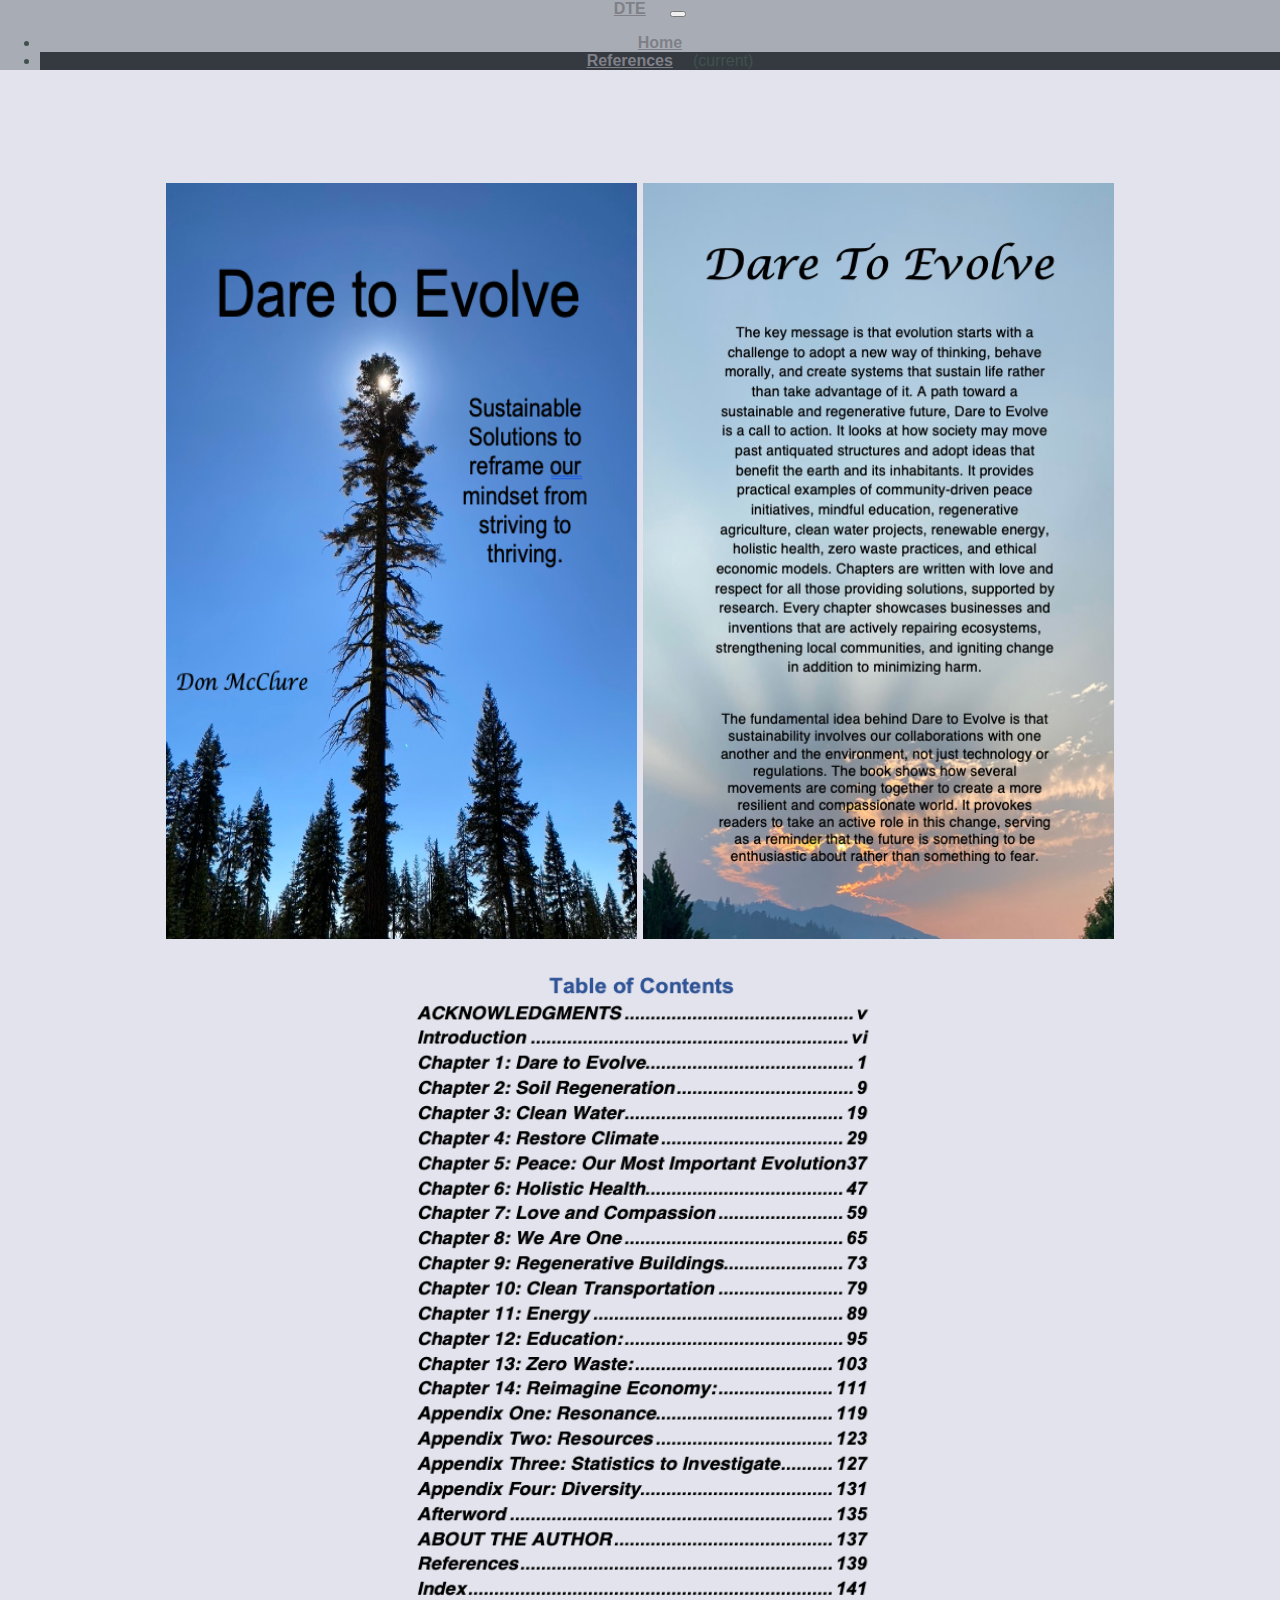
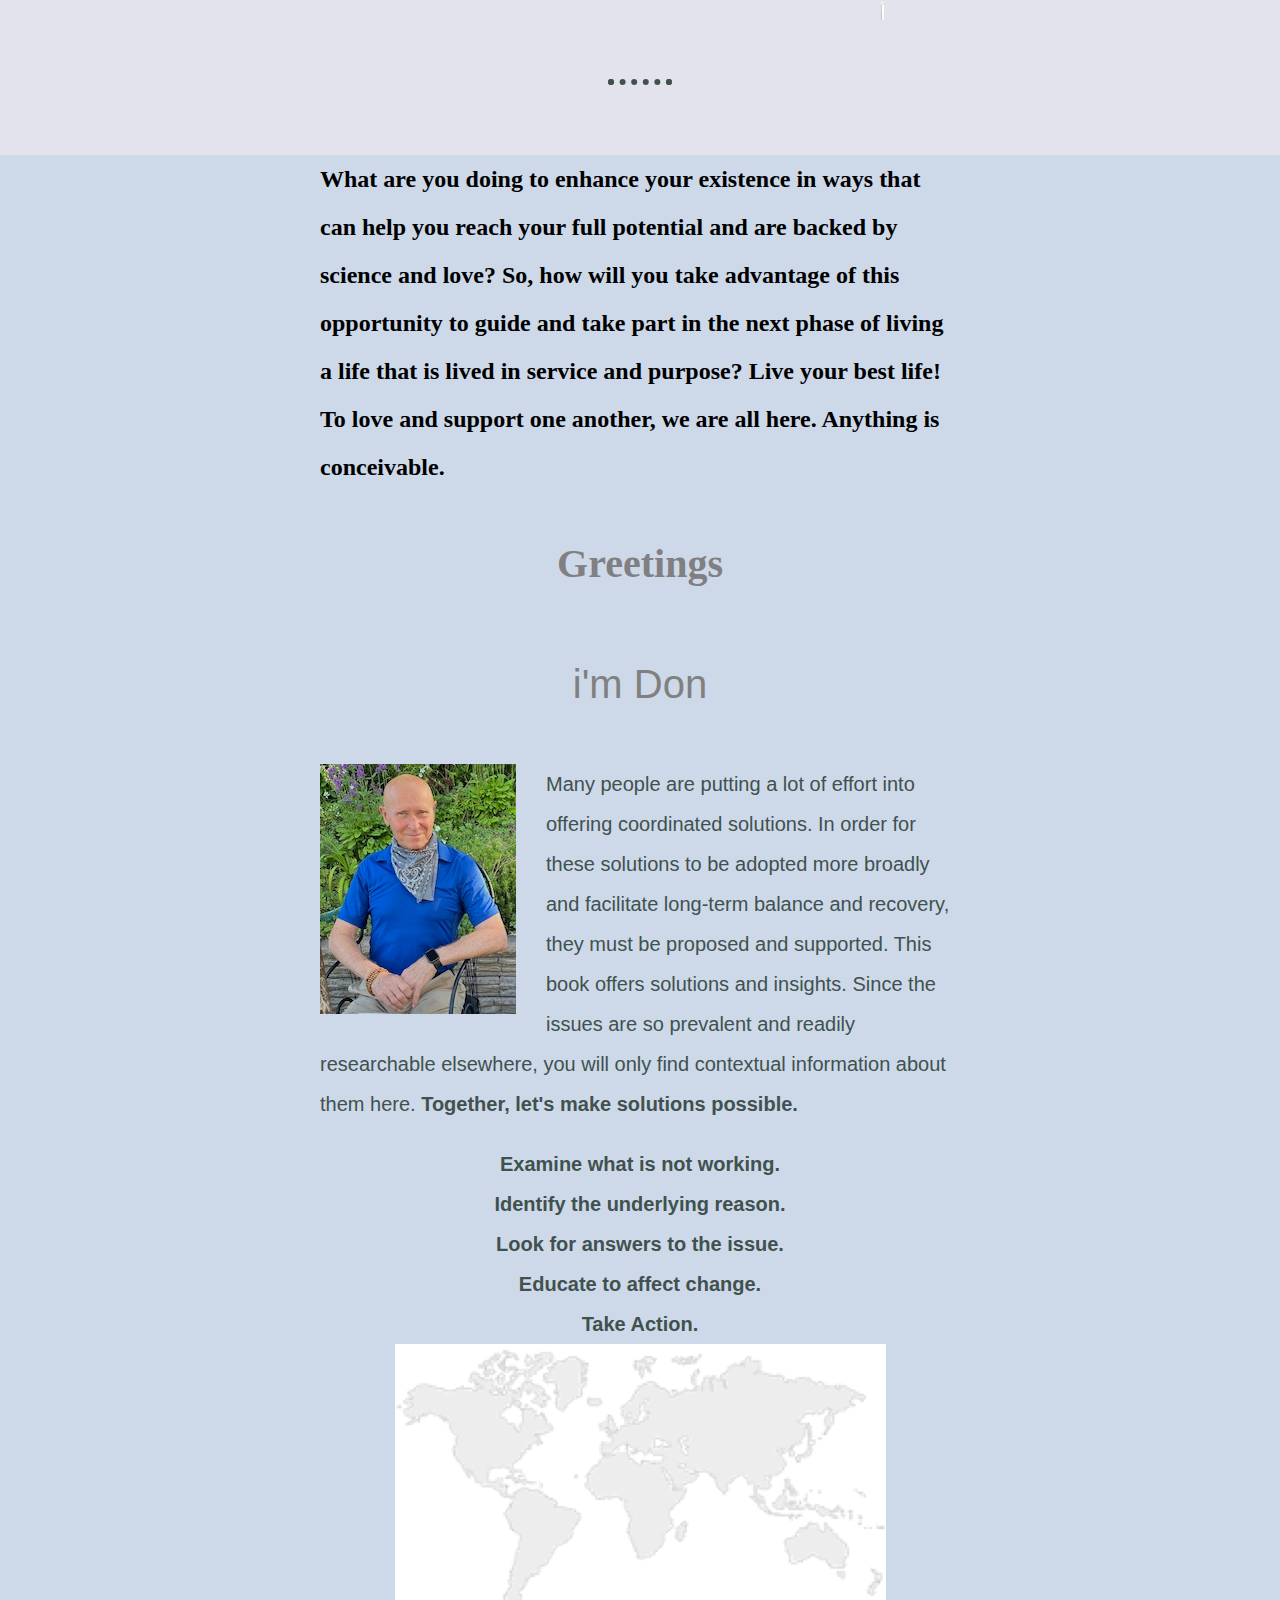
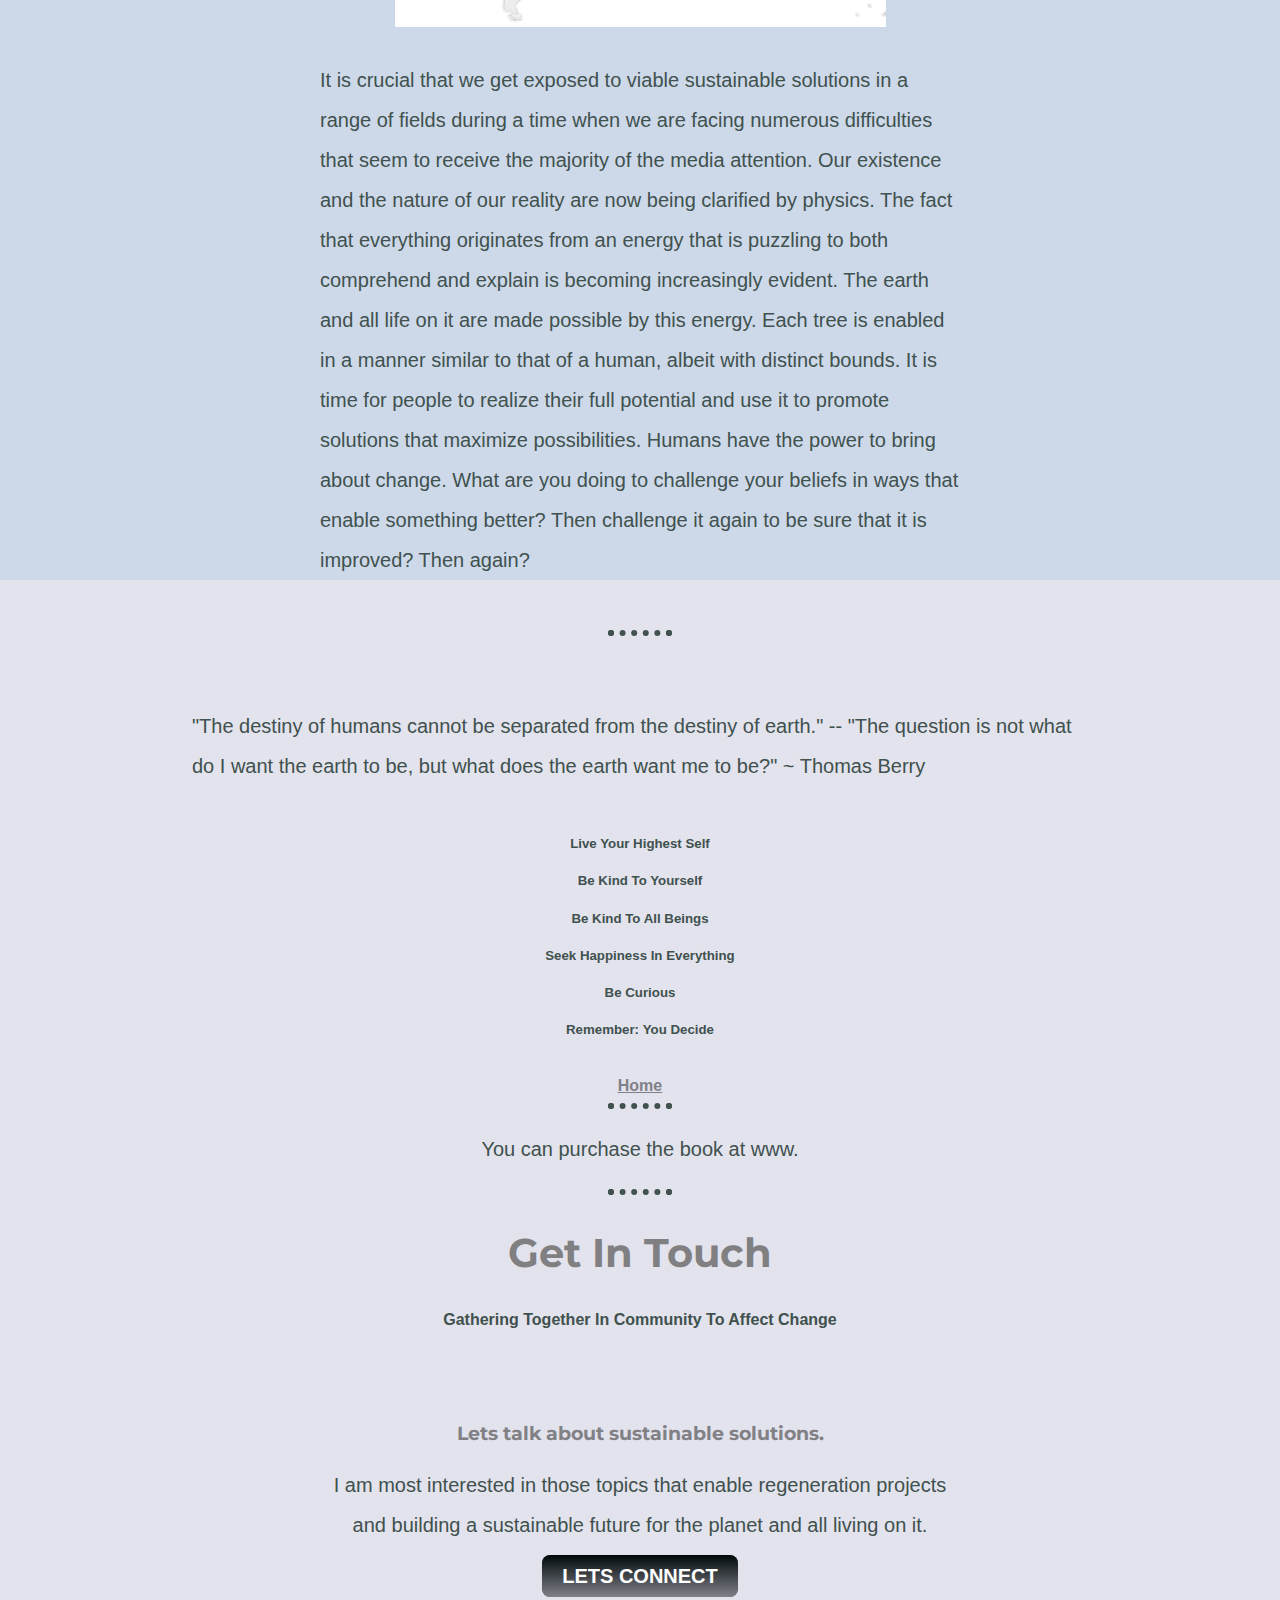
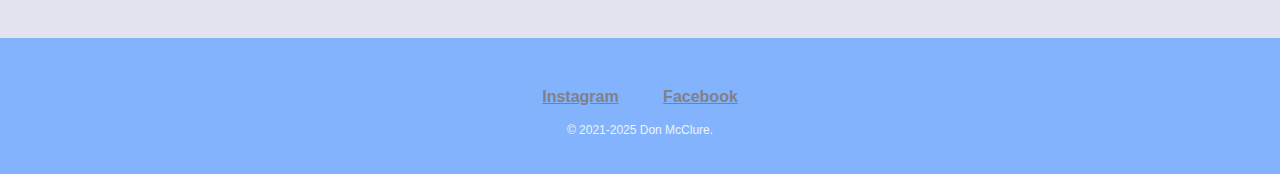
<file: index.html>
<!DOCTYPE html>
<html lang="en" dir="ltr">

<head id="mainhead">
  <meta charset="utf-8">
  <title>dte</title>
  <link rel="stylesheet" href="https://cdn.jsdelivr.net/npm/bootstrap@4.5.3/dist/css/bootstrap.min.css"
    integrity="sha384-TX8t27EcRE3e/ihU7zmQxVncDAy5uIKz4rEkgIXeMed4M0jlfIDPvg6uqKI2xXr2" crossorigin="anonymous">
  <link rel="stylesheet" href="styles.css">
  <link rel="icon" href="favicon.ico">
  <link href="https://fonts.googleapis.com/css?family=Montserrat|Sacramento" rel="stylesheet">

  <nav class="navbar navbar-expand-md bg-dark navbar-dark menu fixed-top" id="mainNav">
    
    <a class="navbar-brand js-scroll-trigger" color="#808088" href="#">DTE</a>
    <button class="navbar-toggler" type="button" data-toggle="collapse" data-target="#navbarTogglerDemo02"
      aria-controls="navbarTogglerDemo02" aria-expanded="true" aria-label="Toggle navigation">
      <span class="navbar-toggler-icon"></span>
    </button>
    <div class="collapse navbar-collapse" id="navbarTogglerDemo02">
      <ul class="navbar-nav ml-auto mt-2 mt-lg-0">
        <li>
          <a class="nav-link js-scroll-trigger" href="index.html#home">Home</a>
        </li>
        <li class="nav-item active">
          <a class="nav-link js-scroll-trigger" href="DTEReferencesAPA.html">References</a><span
            class="sr-only">(current)</span></a>
        </li>

      </ul>

    </div>
  </nav>

</head>

<body  backgound-color:#E3E3ED>

  <div class="top">
    <section id="home">
      <br />
      <p margin-left 200px;>
        <img width="471" height="756" src="images/FrontCoverDTE.png" alt="back-img" />
        <img width="471" height="756" src="images/BackCoverDTE.png" alt="back-img" />
      </p>
      <p> <img width="488" height="648" src="images/DTETOC.png" alt="back-img" /></p>
      <!--<h1 >Dare To Evolve</h1>-->

      <!--<img class="bottom-cloud" width="116" height="162" src="images/cloudtwo.png" alt="cloud-img" />
      <img class="mountain" width="664" height="349" src="images/mountainlake.jpg" alt="mountain-img" />-->
      <p></p><br />
    </section>
    <hr />
  </div>
  <div class="middle">

    <div class="profile">
      <p margin-bottom="0"><strong>
          <font size="5" color="black
          " face="cursive">What are you doing to enhance your existence in ways that can help you reach your full
            potential and are backed by science and love? So, how will you take advantage of this opportunity to guide
            and take part in the next phase of living a life that is lived in service and purpose? Live your best life!
            To love and support one another, we are all here. Anything is conceivable.
          </font>
        </strong>
      </p>

      <h2 class="second-h2 cursive">Greetings</h2>
      <p class="myname" align="center">i'm Don</p>
      <img width=196px; height=250px; src="images/DonInBlue.jpeg" alt="DBlue" class="image-left" />
      
      <p>
        Many people are putting a lot of effort into offering coordinated solutions. In order for these solutions to be
        adopted more broadly and facilitate long-term balance and recovery, they must be proposed and supported. This
        book offers solutions and insights. Since the issues are so prevalent and readily researchable elsewhere, you
        will only find contextual information about them here. <strong>Together, let's make solutions possible.</strong>
      </p>
      <strong>
        <p align="center">Examine what is not working.<br />Identify the underlying reason.<br />Look for answers to the
          issue.<br />Educate to affect change.<br />Take Action.
      </strong><br /><img class="image-center" width=491px; height=283px; src="images/worldimage.png"
        alt="worldimage" /><br /></p>
     
        <p>It is crucial that we get exposed to viable sustainable solutions in a range of fields during a time when we
          are facing numerous difficulties that seem to receive the majority of the media attention. Our existence and the
          nature of our reality are now being clarified by physics. The fact that everything originates from an energy
          that is puzzling to both comprehend and explain is becoming increasingly evident. The earth and all life on it
          are made possible by this energy. Each tree is enabled in a manner similar to that of a human, albeit with
          distinct bounds. It is time for people to realize their full potential and use it to promote solutions that
          maximize possibilities. Humans have the power to bring about change. What are you doing to challenge your
          beliefs in ways that enable something better? Then challenge it again to be sure that it is improved? Then
          again?</p>
    </div>
  </div>
  <hr />
  <div class="interests c2">
    <div class="container">
      <div class="interest-row">

        <p>
          "The destiny of humans cannot be separated from the destiny of earth." -- "The question is not what do I want
          the
          earth to be, but what does the earth want me to be?" ~ Thomas Berry
        </p>

      </div>
    </div>

    <h5>Live Your Highest Self</h5>
    <h5>Be Kind To Yourself</h5>
    <h5>Be Kind To All Beings</h5>
    <h5>Seek Happiness In Everything</h5>
    <h5>Be Curious</h5>
    <h5>Remember: <strong>You Decide</strong></h5>
    <br />
    <section id=disclosure>
      <a href="#top">Home</a>
      <hr />
      <p>You can purchase the book at www.
        <br />
      </p>
    </section>
  </div>
  <hr />
  <div class="contact-me">
    <h2>Get In Touch</h2>
    <p>
      <strong>
        <center>
          Gathering Together In Community To Affect Change
      </strong> </center><br />

      <script async data-uid="87a0d85a5c" src="https://marvelous-producer-1237.ck.page/87a0d85a5c/index.js"></script>
    </p>
    <h3>Lets talk about sustainable solutions.</h3>
    <p>I am most interested in those topics that enable regeneration projects and building a sustainable future for the
      planet and all living on it.</p>
    <a class="butn" href="mailto:donmcclure99@gmail.com">LETS CONNECT</a>
  </div>


  <div class="bottom">
    <!--<a class="footer-link" href="https://www.sw2inform.com/">Software To Inform</a>
  <a class="footer-link" href="https://twitter.com/">Twitter</a>-->
    <a class="footer-link" href="https://www.instagram.com/donmc9/">Instagram</a>
    <a class="footer-link" href="https://www.facebook.com/don.mcclure.5">Facebook</a>
    <p class="copyright">© 2021-2025 Don McClure.</p>
  </div>
  <script src="https://ajax.googleapis.com/ajax/libs/jquery/3.4.1/jquery.min.js"></script>
  <script src="https://stackpath.bootstrapcdn.com/bootstrap/4.3.1/js/bootstrap.min.js"
    integrity="sha384-JjSmVgyd0p3pXB1rRibZUAYoIIy6OrQ6VrjIEaFf/nJGzIxFDsf4x0xIM+B07jRM"
    crossorigin="anonymous"></script>
  <script src="https://cdnjs.cloudflare.com/ajax/libs/popper.js/1.14.7/umd/popper.min.js"
    integrity="sha384-UO2eT0CpHqdSJQ6hJty5KVphtPhzWj9WO1clHTMGa3JDZwrnQq4sF86dIHNDz0W1"
    crossorigin="anonymous"></script>
  <script src="https://stackpath.bootstrapcdn.com/bootstrap/4.3.1/js/bootstrap.min.js"
    integrity="sha384-JjSmVgyd0p3pXB1rRibZUAYoIIy6OrQ6VrjIEaFf/nJGzIxFDsf4x0xIM+B07jRM"
    crossorigin="anonymous"></script>


  <script>
    function includeHTML() {
      var z, i, elmnt, file, xhttp;
      /*loop through a collection of all HTML elements:*/
      z = document.getElementsByTagName("*");
      for (i = 0; i < z.length; i++) {
        elmnt = z[i];
        /*search for elements with a certain atrribute:*/
        file = elmnt.getAttribute("include-html");
        if (file) {
          /*make an HTTP request using the attribute value as the file name:*/
          xhttp = new XMLHttpRequest();
          xhttp.onreadystatechange = function () {
            if (this.readyState == 4) {
              if (this.status == 200) {
                elmnt.innerHTML = this.responseText;
              }
              if (this.status == 404) {
                elmnt.innerHTML = "Page not found.";
              }
              /*remove the attribute, and call this function once more:*/
              elmnt.removeAttribute("include-html");
              includeHTML();
            }
          }
          xhttp.open("GET", file, true);
          xhttp.send();
          /*exit the function:*/
          return;
        }
      }
    };
  </script>
  <script>
    $('.collapse').collapse()
  </script>
  <script>
    includeHTML();
  </script>


</body>

</html>
</file>
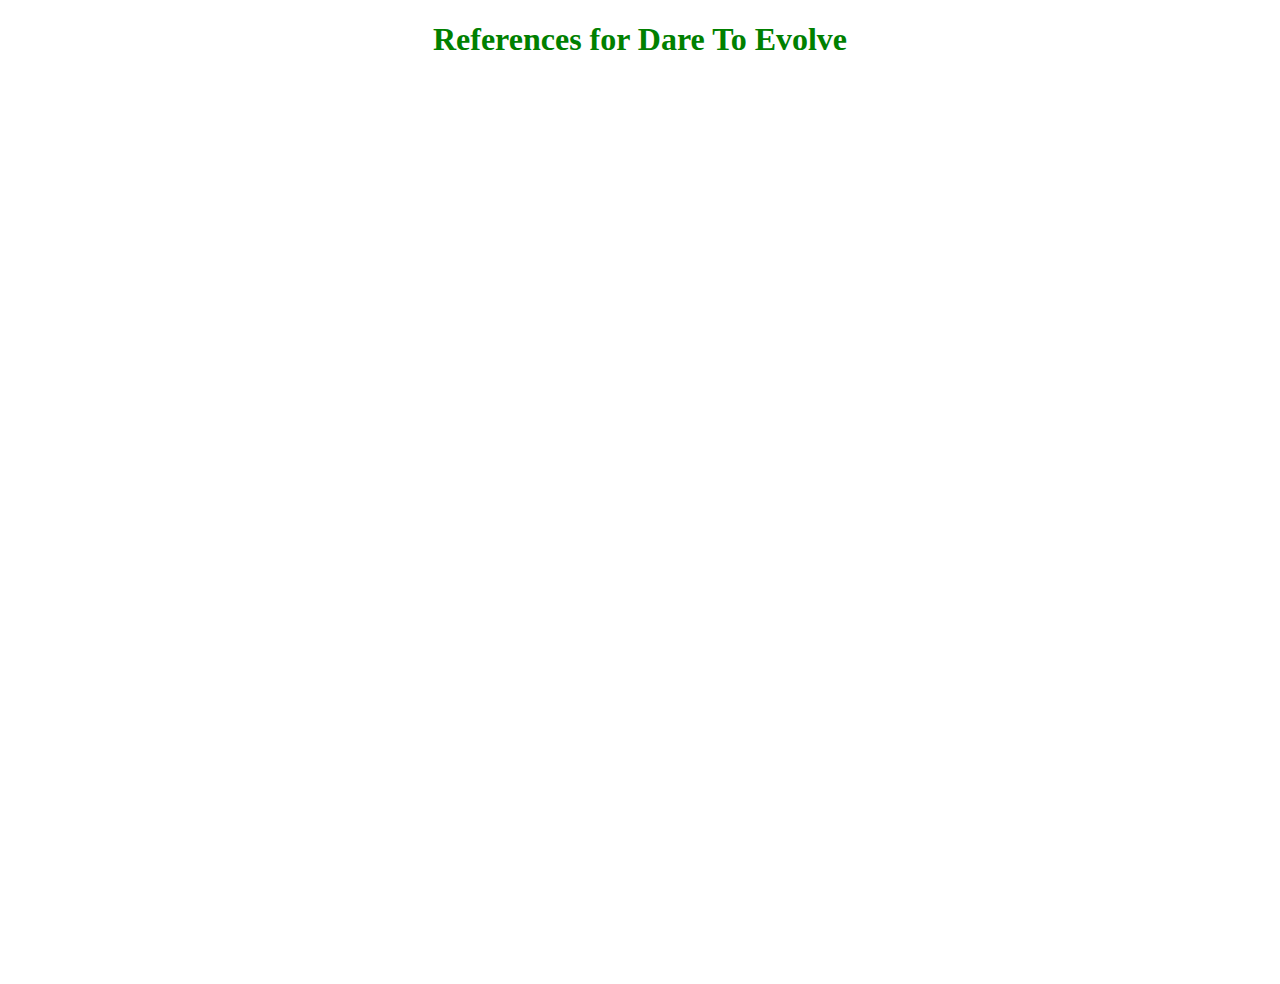
<file: daretoevolve.html>
<!DOCTYPE html>
<html>
  
<head>
  <title>PDF in HTML</title>
  
</head>
<style>
  .pdf {
      width: 100%;
      aspect-ratio: 4 / 3;
  }

  .pdf,
  html,
  body {
      height: 100%;
      margin: 0;
      padding: 0;
  }

  h1,
  h3 {
      text-align: center;
  }

  h1 {
      color: green;
  }
  
</style>

<body>
  <h1>References for Dare To Evolve</h1>
  <object
	data="https://www.sustainall.us/DTEReferencesAPA.html"
	type="application/pdf"
	width="100%"
	height="100%"
>
	<iframe
		src="https://www.sustainall.us/DTEReferencesAPA.html"
		width="100%"
		height="100%"
		style="border: none;"
	>
	<!--	<p>
			Your browser does not support PDFs.
			<a href="https://www.sustainall.us/DTEReferences.pdf">Download the PDF</a>
			.
		</p>-->
	</iframe>
</object>

</body>
</html>
</file>
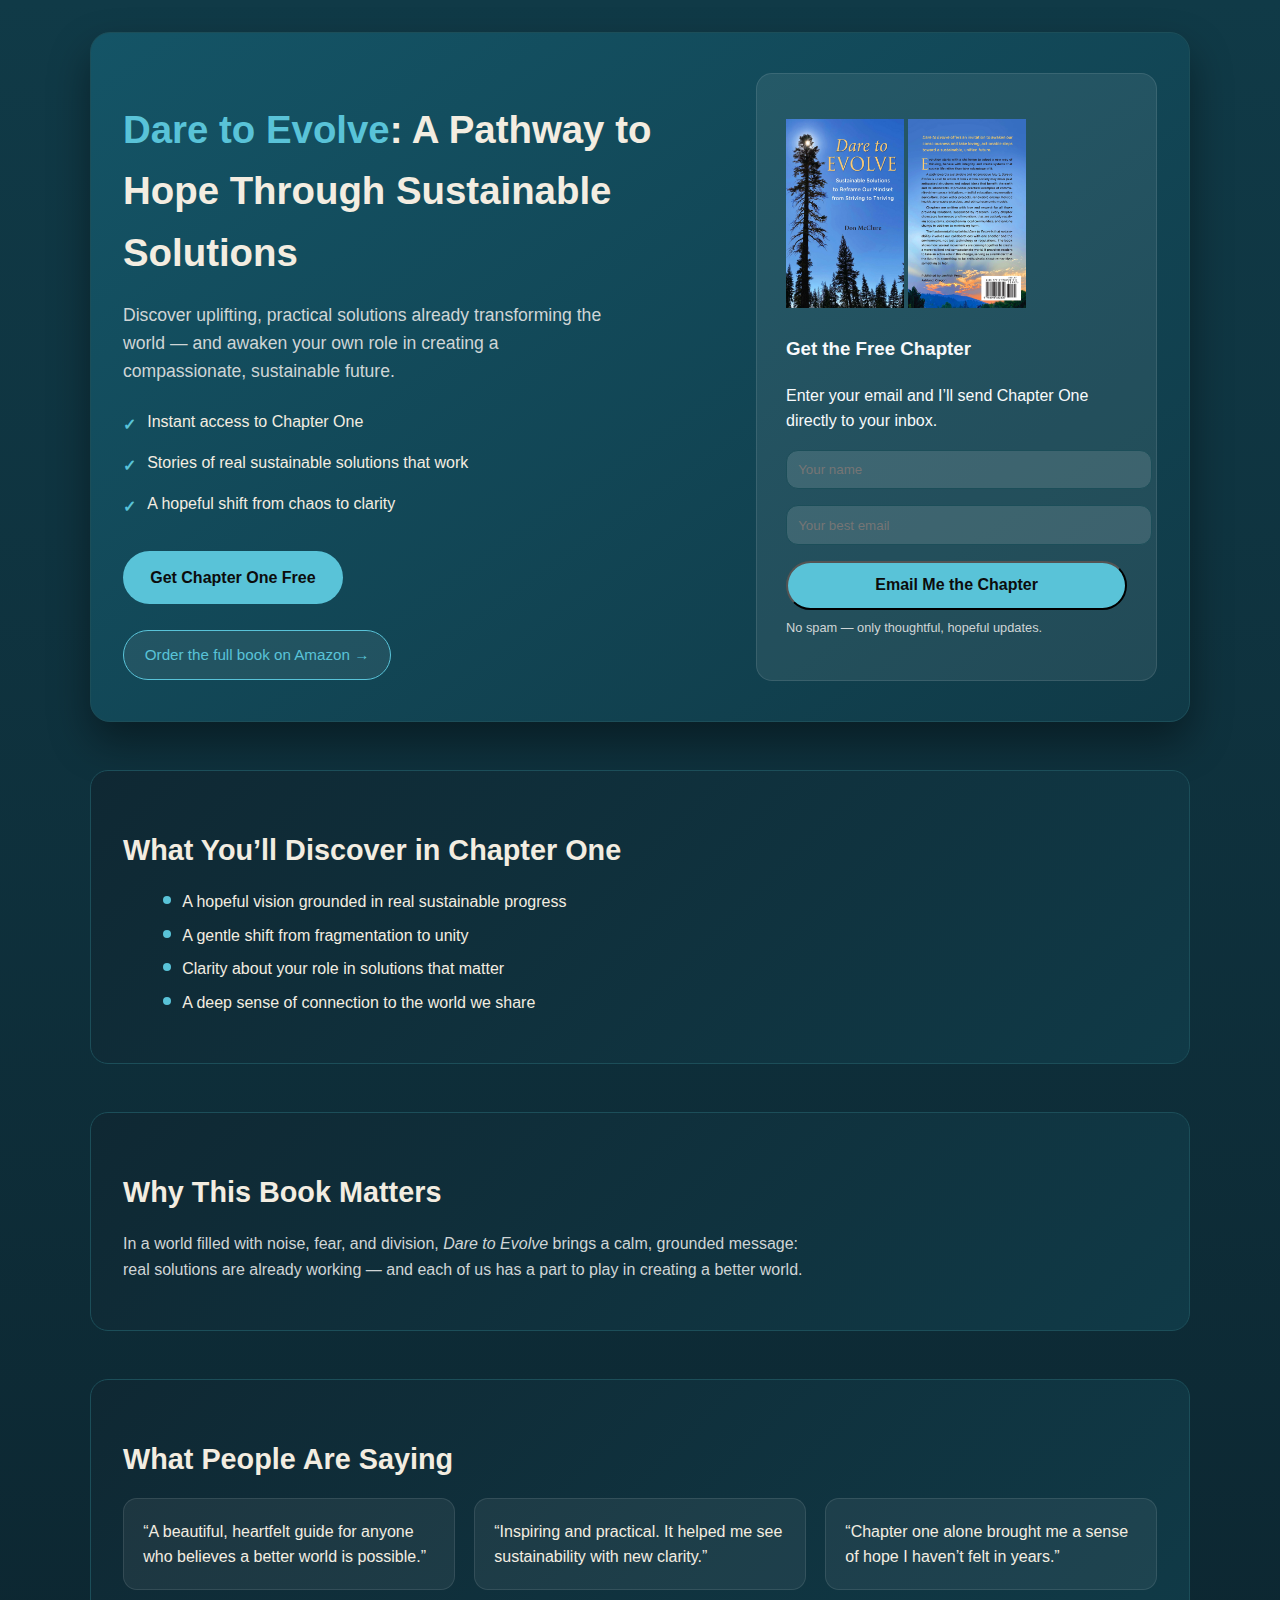
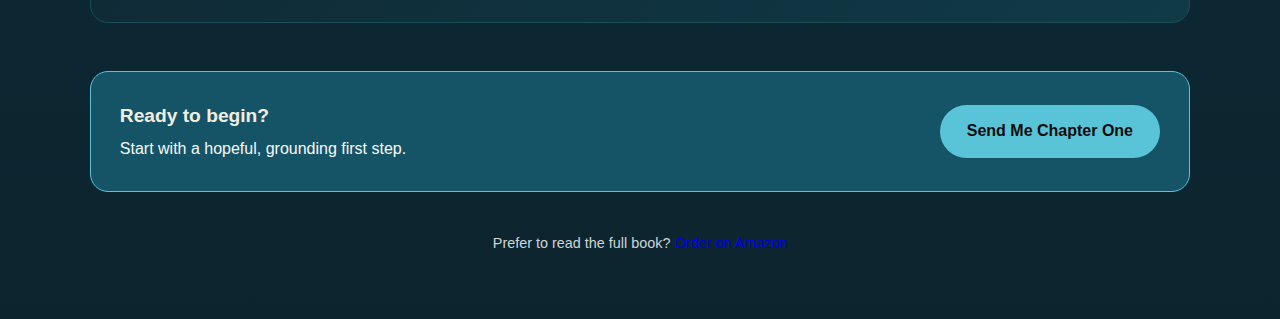
<file: DTEFreeChapter.html>
<!DOCTYPE html>
<html lang="en">
<head>
  <meta charset="UTF-8">
  <title>Dare to Evolve – Free Chapter</title>
  <meta name="viewport" content="width=device-width, initial-scale=1.0">
  <style>
    :root {
      /* Brand colors inspired by DareToEvolve.us */
      --deep-teal: #103a47;
      --teal: #145466;
      --soft-teal: #2b7c8f;
      --accent: #59c3d8;
      --cream: #f3ede1;
      --white: #ffffff;
      --text-dark: #0c0c0c;
      --text-light: #f8fafc;
      --muted: #cfd5d6;
      --border: #1c4e59;
      --bg: #0f2e3d;
      --font-main: "Helvetica Neue", Helvetica, Arial, sans-serif;
    }

    body {
      margin: 0;
      font-family: var(--font-main);
      background: linear-gradient(180deg, var(--deep-teal) 0%, #0c242e 100%);
      color: var(--text-light);
      line-height: 1.6;
    }

    a { text-decoration: none; }

    .page {
      max-width: 1100px;
      margin: 0 auto;
      padding: 2rem 1.5rem 4rem;
    }

    /* HERO */
    .hero {
      background: linear-gradient(145deg, var(--teal), var(--deep-teal));
      border-radius: 20px;
      padding: 2.5rem 2rem;
      display: grid;
      grid-template-columns: 1.5fr 1fr;
      gap: 2rem;
      border: 1px solid var(--border);
      box-shadow: 0 20px 40px rgba(0,0,0,0.4);
    }

    .hero h1 {
      font-size: 2.4rem;
      margin-bottom: 1rem;
      color: var(--cream);
    }

    .hero h1 span {
      color: var(--accent);
    }

    .hero-subtitle {
      color: var(--muted);
      font-size: 1.1rem;
      margin-bottom: 1.5rem;
      max-width: 480px;
    }

    .hero-bullets {
      list-style: none;
      margin: 1.5rem 0 2rem;
      padding: 0;
    }

    .hero-bullets li {
      margin-bottom: 0.75rem;
      font-size: 1rem;
      display: flex;
      gap: 0.7rem;
      color: var(--cream);
    }

    .hero-bullets .icon {
      color: var(--accent);
      font-weight: bold;
      margin-top: 0.2rem;
    }

    /* BUTTONS */
    .btn-primary {
      background: var(--accent);
      padding: 0.85rem 1.7rem;
      border-radius: 30px;
      font-size: 1rem;
      color: var(--text-dark);
      font-weight: 600;
      display: inline-block;
      transition: 0.2s ease;
    }

    .btn-primary:hover {
      background: #6ad4e8;
      transform: translateY(-2px);
    }

    .btn-secondary {
      padding: 0.75rem 1.3rem;
      border-radius: 30px;
      background: rgba(255,255,255,0.07);
      border: 1px solid var(--accent);
      color: var(--accent);
      font-size: 0.95rem;
      transition: 0.2s ease;
      display: inline-block;
    }

    .btn-secondary:hover {
      background: rgba(255,255,255,0.15);
    }

    /* FORM (Right Box) */
    .hero-right {
      background: rgba(255,255,255,0.08);
      padding: 1.8rem;
      border-radius: 16px;
      border: 1px solid rgba(255,255,255,0.1);
    }

    .hero-right input {
      width: 100%;
      padding: 0.7rem;
      border-radius: 12px;
      border: 1px solid var(--border);
      background: rgba(255,255,255,0.12);
      color: var(--white);
      margin-bottom: 1rem;
    }

    .hero-right input:focus {
      outline: 2px solid var(--accent);
    }

    .form-footnote {
      color: var(--muted);
      font-size: 0.8rem;
      margin-top: 0.5rem;
    }

    /* SECTIONS */
    .section {
      margin-top: 3rem;
      background: linear-gradient(135deg, #0f2833, #103a47);
      border-radius: 18px;
      padding: 2rem;
      border: 1px solid var(--border);
    }

    .section h2 {
      color: var(--cream);
      margin-bottom: 0.7rem;
      font-size: 1.8rem;
    }

    .section p {
      color: var(--muted);
      font-size: 1rem;
      max-width: 700px;
      margin-bottom: 1rem;
    }

    .list-check li {
      margin-bottom: 0.5rem;
      display: flex;
      gap: 0.7rem;
      color: var(--cream);
      font-size: 1rem;
    }

    .list-check .dot {
      width: 8px;
      height: 8px;
      background: var(--accent);
      border-radius: 50%;
      margin-top: 0.45rem;
    }

    /* TESTIMONIALS */
    .testimonials {
      display: grid;
      grid-template-columns: repeat(auto-fit, minmax(260px, 1fr));
      gap: 1.2rem;
      margin-top: 1rem;
    }

    .testimonial-card {
      background: rgba(255,255,255,0.06);
      padding: 1.2rem;
      border-radius: 14px;
      border: 1px solid rgba(255,255,255,0.1);
      color: var(--cream);
    }

    /* CTA BAND */
    .cta-band {
      margin-top: 3rem;
      padding: 1.8rem;
      background: #145466;
      border-radius: 18px;
      border: 1px solid var(--accent);
      display: flex;
      justify-content: space-between;
      align-items: center;
      gap: 1rem;
    }

    .cta-band strong {
      color: var(--cream);
      font-size: 1.2rem;
      display: block;
      margin-bottom: 0.3rem;
    }

    .footer {
      margin-top: 2.5rem;
      text-align: center;
      font-size: 0.9rem;
      color: var(--muted);
    }

    @media (max-width: 820px) {
      .hero {
        grid-template-columns: 1fr;
      }
      .cta-band {
        flex-direction: column;
        text-align: center;
      }
    }
  </style>
</head>

<body>
  <main class="page">

    <!-- HERO -->
    <section class="hero">
         
      <div class="hero-left">
        
        <h1><span>Dare to Evolve</span>: A Pathway to Hope Through Sustainable Solutions</h1>

        <p class="hero-subtitle">
          Discover uplifting, practical solutions already transforming the world —  
          and awaken your own role in creating a compassionate, sustainable future.
        </p>

        <ul class="hero-bullets">
          <li><span class="icon">✓</span>Instant access to Chapter One</li>
          <li><span class="icon">✓</span>Stories of real sustainable solutions that work</li>
          <li><span class="icon">✓</span>A hopeful shift from chaos to clarity</li>
        </ul>

        <a href="#free" class="btn-primary">Get Chapter One Free</a>
        <br><br>
        <a href="https://www.amazon.com/Dare-Evolve-Sustainable-Solutions-Striving/dp/B0FMDHJVT9" class="btn-secondary" target="_blank">
          Order the full book on Amazon →
        </a>
      </div>

      <div class="hero-right" id="free">
        <p margin-left 200px;>
        <img width="118" height="189" src="images/DTECover-front.jpg" alt="front-img" />
        <img width="118" height="189" src="images/DTECover-back.jpg" alt="back-img" />
      </p>
      <h3>Get the Free Chapter</h3>
        <p>Enter your email and I’ll send Chapter One directly to your inbox.</p>

        <form action="#" method="post">
          <input type="text" name="name" placeholder="Your name" required>
          <input type="email" name="email" placeholder="Your best email" required>
          <button type="submit" class="btn-primary" style="width:100%">Email Me the Chapter</button>
          <p class="form-footnote">No spam — only thoughtful, hopeful updates.</p>
        </form>
      </div>
    </section>

    <!-- WHAT YOU’LL DISCOVER -->
    <section class="section">
      <h2>What You’ll Discover in Chapter One</h2>
      <ul class="list-check">
        <li><span class="dot"></span>A hopeful vision grounded in real sustainable progress</li>
        <li><span class="dot"></span>A gentle shift from fragmentation to unity</li>
        <li><span class="dot"></span>Clarity about your role in solutions that matter</li>
        <li><span class="dot"></span>A deep sense of connection to the world we share</li>
      </ul>
    </section>

    <!-- WHY THIS MATTERS -->
    <section class="section">
      <h2>Why This Book Matters</h2>
      <p>
        In a world filled with noise, fear, and division, <em>Dare to Evolve</em> brings a calm,
        grounded message: real solutions are already working — and each of us has a part
        to play in creating a better world.
      </p>
    </section>

    <!-- TESTIMONIALS -->
    <section class="section">
      <h2>What People Are Saying</h2>

      <div class="testimonials">
        <div class="testimonial-card">
          “A beautiful, heartfelt guide for anyone who believes a better world is possible.”
        </div>
        <div class="testimonial-card">
          “Inspiring and practical. It helped me see sustainability with new clarity.”
        </div>
        <div class="testimonial-card">
          “Chapter one alone brought me a sense of hope I haven’t felt in years.”
        </div>
      </div>
    </section>

    <!-- CTA BAND -->
    <section class="cta-band">
      <div>
        <strong>Ready to begin?</strong>
        Start with a hopeful, grounding first step.
      </div>
      <a href="#free" class="btn-primary">Send Me Chapter One</a>
    </section>

    <div class="footer">
      Prefer to read the full book?
      <a href="https://www.amazon.com/Dare-Evolve-Sustainable-Solutions-Striving/dp/B0FMDHJVT9" target="_blank">Order on Amazon</a>
    </div>

  </main>
</body>
</html>
</file>
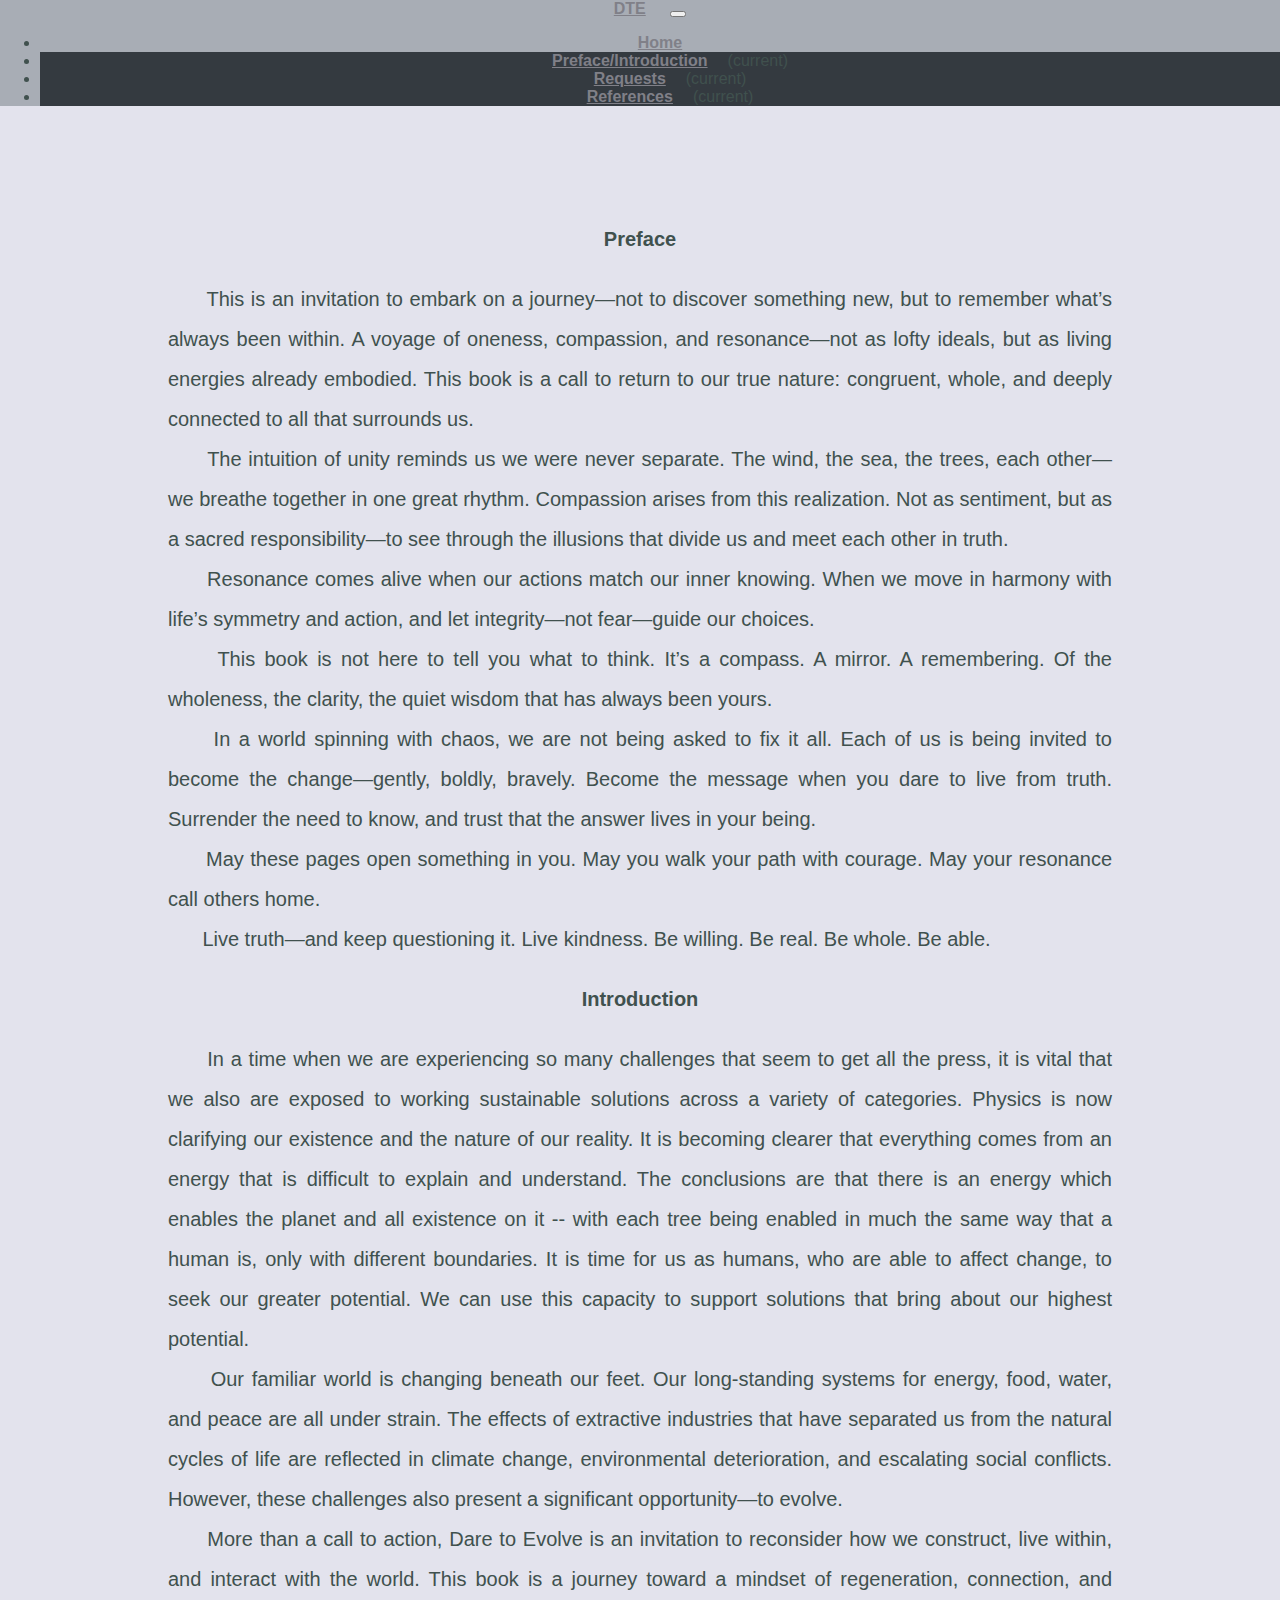
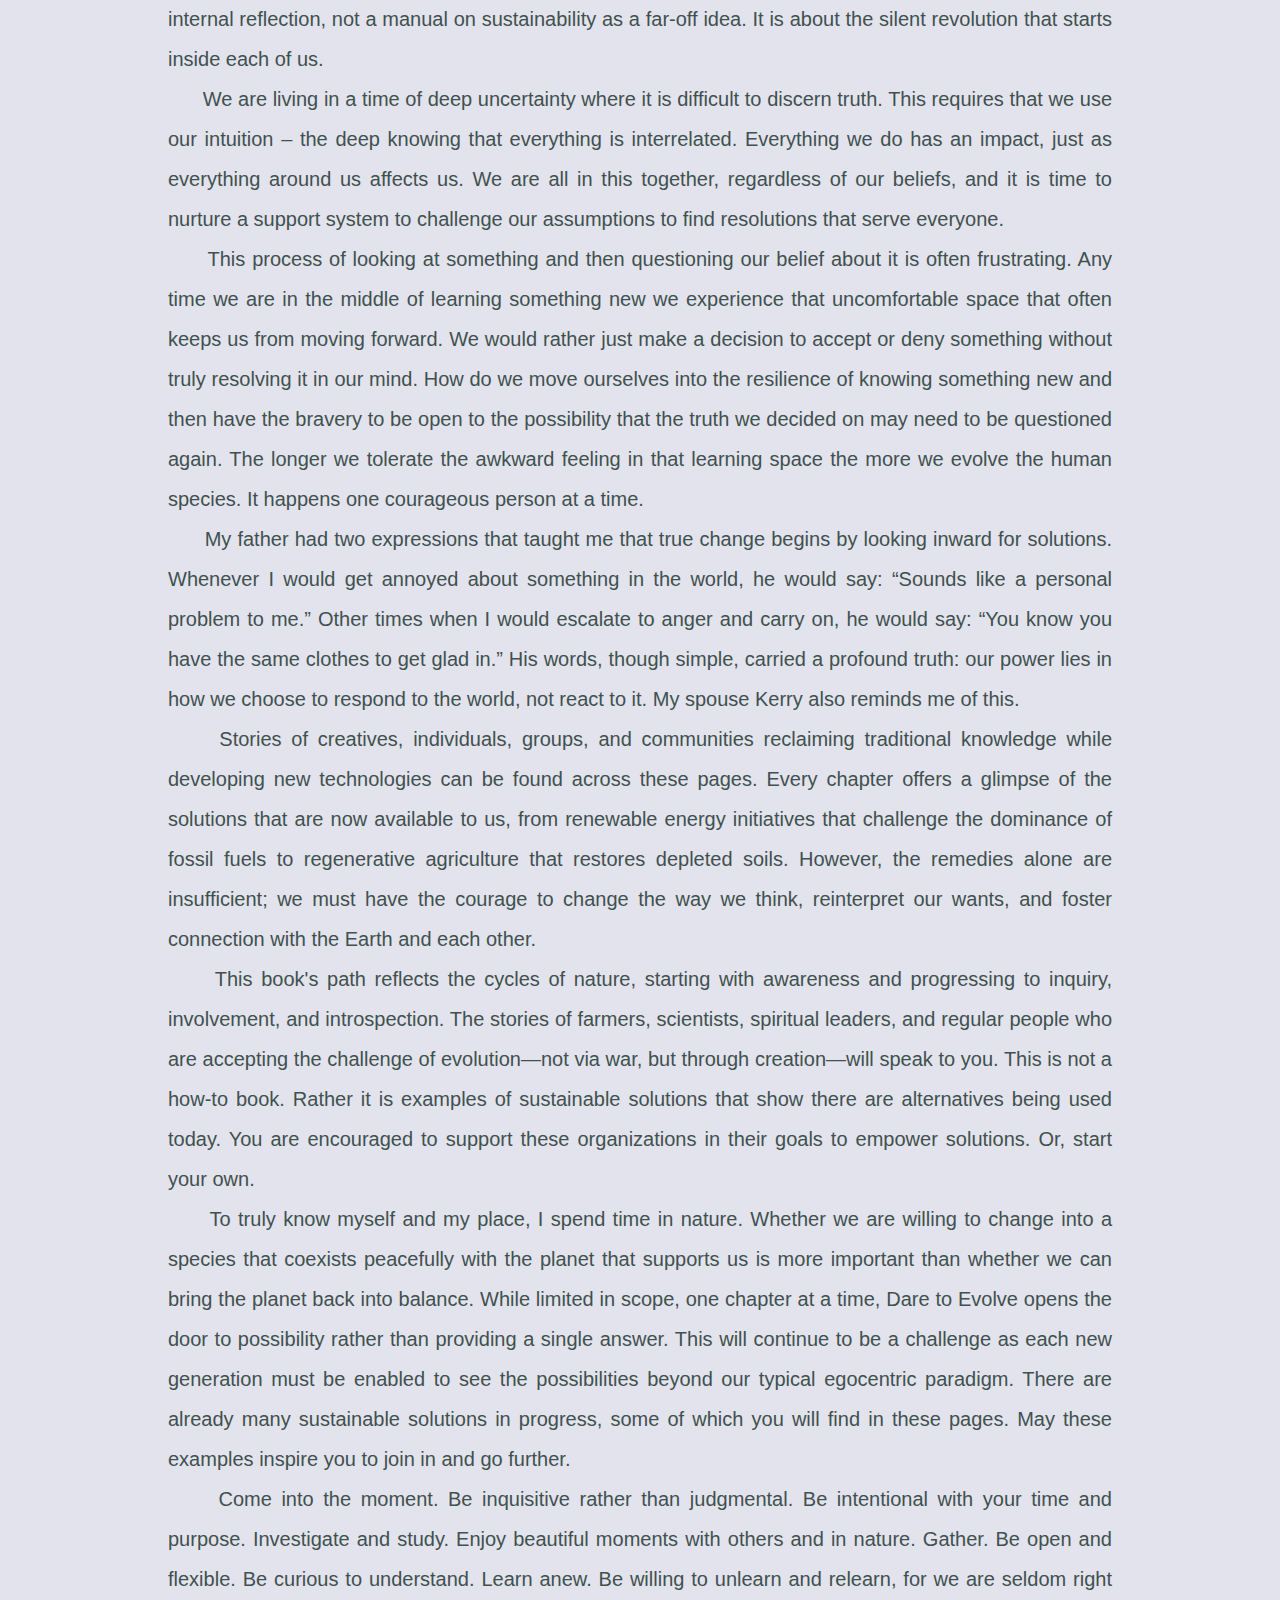
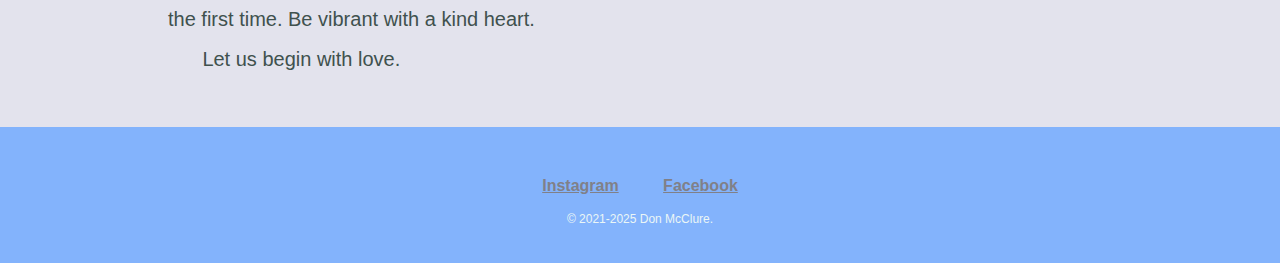
<file: DTEIntro.html>
<!DOCTYPE html>
<html lang="en" dir="ltr">

<head id="mainhead">
    <meta charset="utf-8">
    <title>dte</title>
    <link rel="stylesheet" href="https://cdn.jsdelivr.net/npm/bootstrap@4.5.3/dist/css/bootstrap.min.css"
        integrity="sha384-TX8t27EcRE3e/ihU7zmQxVncDAy5uIKz4rEkgIXeMed4M0jlfIDPvg6uqKI2xXr2" crossorigin="anonymous">
    <link rel="stylesheet" href="styles.css">
    <link rel="icon" href="favicon.ico">
    <link href="https://fonts.googleapis.com/css?family=Montserrat|Sacramento" rel="stylesheet">

    <nav class="navbar navbar-expand-md bg-dark navbar-dark menu fixed-top" id="mainNav">

        <a class="navbar-brand js-scroll-trigger" color="#808088" href="#">DTE</a>
        <button class="navbar-toggler" type="button" data-toggle="collapse" data-target="#navbarTogglerDemo02"
            aria-controls="navbarTogglerDemo02" aria-expanded="true" aria-label="Toggle navigation">
            <span class="navbar-toggler-icon"></span>
        </button>
        <div class="collapse navbar-collapse" id="navbarTogglerDemo02">
            <ul class="navbar-nav ml-auto mt-2 mt-lg-0">
                <li>
                    <a class="nav-link js-scroll-trigger" href="index.html#home">Home</a>
                </li>
                <li class="nav-item active">
                    <a class="nav-link js-scroll-trigger" href="DTEIntro.html">Preface/Introduction</a><span
                        class="sr-only">(current)</span></a>
                </li>
                <li class="nav-item active">
          <a class="nav-link js-scroll-trigger" href="quesonbook.html">Requests</a><span
            class="sr-only">(current)</span></a>
        </li>
                <li class="nav-item active">
                    <a class="nav-link js-scroll-trigger" href="DTEReferencesAPA.html">References</a><span
                        class="sr-only">(current)</span></a>
                </li>

            </ul>

        </div>
    </nav>

</head>

<body backgound-color:#E3E3ED>

    <div class="top">
        <section id="home">
            <br />
            <p>
                <strong>Preface</strong>
            </p>
            <p style='margin-top:0in;margin-right:1.75in;margin-bottom:0in;margin-left:1.75in;
text-indent:.25in;text-align:justify'><span style='font-family:Helvetica'></span><span
                    style='font-size:7.0pt'>&nbsp;&nbsp;&nbsp; </span><span style='font-family:
Helvetica'>
                    This is an invitation to embark on a journey—not to discover something new, but to remember what’s
                    always been within. A voyage of oneness, compassion, and resonance—not as lofty ideals, but as
                    living energies already embodied. This book is a call to return to our true nature: congruent,
                    whole, and deeply connected to all that surrounds us.
            </p>
            <p style='margin-top:0in;margin-right:1.75in;margin-bottom:0in;margin-left:1.75in;
text-indent:.25in;text-align:justify'><span style='font-family:Helvetica'></span><span
                    style='font-size:7.0pt'>&nbsp;&nbsp;&nbsp; </span><span style='font-family:
Helvetica'>
                    The intuition of unity reminds us we were never separate. The wind, the sea, the trees, each
                    other—we breathe together in one great rhythm. Compassion arises from this realization. Not as
                    sentiment, but as a sacred responsibility—to see through the illusions that divide us and meet each
                    other in truth.
            </p>
            <p style='margin-top:0in;margin-right:1.75in;margin-bottom:0in;margin-left:1.75in;
text-indent:.25in;text-align:justify'><span style='font-family:Helvetica'></span><span
                    style='font-size:7.0pt'>&nbsp;&nbsp;&nbsp; </span><span style='font-family:
Helvetica'>
                    Resonance comes alive when our actions match our inner knowing. When we move in harmony with life’s
                    symmetry and action, and let integrity—not fear—guide our choices.
            </p>
            <p style='margin-top:0in;margin-right:1.75in;margin-bottom:0in;margin-left:1.75in;
text-indent:.25in;text-align:justify'><span style='font-family:Helvetica'></span><span
                    style='font-size:7.0pt'>&nbsp;&nbsp;&nbsp; </span><span style='font-family:
Helvetica'>
                    This book is not here to tell you what to think. It’s a compass. A mirror. A remembering. Of the
                    wholeness, the clarity, the quiet wisdom that has always been yours.
            </p>
            <p style='margin-top:0in;margin-right:1.75in;margin-bottom:0in;margin-left:1.75in;
text-indent:.25in;text-align:justify'><span style='font-family:Helvetica'></span><span
                    style='font-size:7.0pt'>&nbsp;&nbsp;&nbsp; </span><span style='font-family:
Helvetica'>
                    In a world spinning with chaos, we are not being asked to fix it all. Each of us is being invited to
                    become the change—gently, boldly, bravely. Become the message when you dare to live from truth.
                    Surrender the need to know, and trust that the answer lives in your being.
            </p>
            <p style='margin-top:0in;margin-right:1.75in;margin-bottom:0in;margin-left:1.75in;
text-indent:.25in;text-align:justify'><span style='font-family:Helvetica'></span><span
                    style='font-size:7.0pt'>&nbsp;&nbsp;&nbsp; </span><span style='font-family:
Helvetica'>
                    May these pages open something in you. May you walk your path with courage. May your resonance call
                    others home.
            </p>
            <p style='margin-top:0in;margin-right:1.75in;margin-bottom:0in;margin-left:1.75in;
text-indent:.25in;text-align:justify'><span style='font-family:Helvetica'></span><span
                    style='font-size:7.0pt'>&nbsp;&nbsp;&nbsp; </span><span style='font-family:
Helvetica'>
                    Live truth—and keep questioning it. Live kindness. Be willing. Be real. Be whole. Be able.
            </p>
            <p>
                <strong>Introduction</strong>
            </p>
            <p style='margin-top:0in;margin-right:1.75in;margin-bottom:0in;margin-left:1.75in;
text-indent:.25in;text-align:justify'><span style='font-family:Helvetica'></span><span
                    style='font-size:7.0pt'>&nbsp;&nbsp;&nbsp; </span><span style='font-family:
Helvetica'>
                    In a time when we are experiencing so many challenges that seem to get all the press, it is vital
                    that we also are exposed to working sustainable solutions across a variety of categories. Physics is
                    now clarifying our existence and the nature of our reality. It is becoming clearer that everything
                    comes from an energy that is difficult to explain and understand. The conclusions are that there is
                    an energy which enables the planet and all existence on it -- with each tree being enabled in much
                    the same way that a human is, only with different boundaries. It is time for us as humans, who are
                    able to affect change, to seek our greater potential. We can use this capacity to support solutions
                    that bring about our highest potential.
            </p>
            <p style='margin-top:0in;margin-right:1.75in;margin-bottom:0in;margin-left:1.75in;
text-indent:.25in;text-align:justify'><span style='font-family:Helvetica'></span><span
                    style='font-size:7.0pt'>&nbsp;&nbsp;&nbsp; </span><span style='font-family:
Helvetica'>Our familiar world is changing beneath our feet. Our long-standing systems for energy, food, water, and
                    peace are all under strain. The effects of extractive industries that have separated us from the
                    natural cycles of life are reflected in climate change, environmental deterioration, and escalating
                    social conflicts. However, these challenges also present a significant opportunity—to evolve.
            </p>
            <p style='margin-top:0in;margin-right:1.75in;margin-bottom:0in;margin-left:1.75in;
text-indent:.25in;text-align:justify'><span style='font-family:Helvetica'></span><span
                    style='font-size:7.0pt'>&nbsp;&nbsp;&nbsp; </span><span style='font-family:
Helvetica'>More than a call to action, Dare to Evolve is an invitation to reconsider how we construct, live within,
                    and interact with the world. This book is a journey toward a mindset of regeneration, connection,
                    and
                    internal reflection, not a manual on sustainability as a far-off idea. It is about the silent
                    revolution
                    that starts inside each of us.
                    <p style='margin-top:0in;margin-right:1.75in;margin-bottom:0in;margin-left:1.75in;
text-indent:.25in;text-align:justify'><span style='font-family:Helvetica'></span><span
                            style='font-size:7.0pt'>&nbsp;&nbsp;&nbsp; </span><span style='font-family:
Helvetica'>We are living in a time of deep uncertainty where it is difficult to discern truth. This requires that we
                            use our intuition – the deep knowing that everything is interrelated. Everything we do has
                            an
                            impact, just as everything around us affects us. We are all in this together, regardless of
                            our
                            beliefs, and it is time to nurture a support system to challenge our assumptions to find
                            resolutions
                            that serve everyone.
                            <p style='margin-top:0in;margin-right:1.75in;margin-bottom:0in;margin-left:1.75in;
text-indent:.25in;text-align:justify'><span style='font-family:Helvetica'></span><span
                                    style='font-size:7.0pt'>&nbsp;&nbsp;&nbsp; </span><span style='font-family:
Helvetica'>This process of looking at something and then questioning our belief about it is often frustrating. Any time
                                    we are in the middle of learning something new we experience that uncomfortable
                                    space that
                                    often keeps us from moving forward. We would rather just make a decision to accept
                                    or deny
                                    something without truly resolving it in our mind. How do we move ourselves into the
                                    resilience of knowing something new and then have the bravery to be open to the
                                    possibility
                                    that the truth we decided on may need to be questioned again. The longer we tolerate
                                    the
                                    awkward feeling in that learning space the more we evolve the human species. It
                                    happens one
                                    courageous person at a time.
                                    <p style='margin-top:0in;margin-right:1.75in;margin-bottom:0in;margin-left:1.75in;
text-indent:.25in;text-align:justify'><span style='font-family:Helvetica'></span><span
                                            style='font-size:7.0pt'>&nbsp;&nbsp;&nbsp; </span><span style='font-family:
Helvetica'>My father had two expressions that taught me that true change begins by looking inward for solutions.
                                            Whenever I would get annoyed about something in the world, he would say:
                                            “Sounds
                                            like a personal problem to me.” Other times when I would escalate to anger
                                            and carry
                                            on, he would say: “You know you have the same clothes to get glad in.” His
                                            words,
                                            though simple, carried a profound truth: our power lies in how we choose to
                                            respond
                                            to the world, not react to it. My spouse Kerry also reminds me of this.
                                            <p style='margin-top:0in;margin-right:1.75in;margin-bottom:0in;margin-left:1.75in;
text-indent:.25in;text-align:justify'><span style='font-family:Helvetica'></span><span
                                                    style='font-size:7.0pt'>&nbsp;&nbsp;&nbsp; </span><span style='font-family:
Helvetica'>Stories of creatives, individuals, groups, and communities reclaiming traditional knowledge while developing
                                                    new technologies can be found across these pages. Every chapter
                                                    offers a
                                                    glimpse of the solutions that are now available to us, from
                                                    renewable energy
                                                    initiatives that challenge the dominance of fossil fuels to
                                                    regenerative
                                                    agriculture that restores depleted soils. However, the remedies
                                                    alone are
                                                    insufficient; we must have the courage to change the way we think,
                                                    reinterpret our wants, and foster connection with the Earth and each
                                                    other.
                                                    <p style='margin-top:0in;margin-right:1.75in;margin-bottom:0in;margin-left:1.75in;
text-indent:.25in;text-align:justify'><span style='font-family:Helvetica'></span><span
                                                            style='font-size:7.0pt'>&nbsp;&nbsp;&nbsp; </span><span
                                                            style='font-family:
Helvetica'>This book's path reflects the cycles of nature, starting with awareness and progressing to inquiry,
                                                            involvement, and introspection. The stories of farmers,
                                                            scientists,
                                                            spiritual leaders, and regular people who are accepting the
                                                            challenge of evolution—not via war, but through
                                                            creation—will speak
                                                            to you. This is not a how-to book. Rather it is examples of
                                                            sustainable solutions that show there are alternatives being
                                                            used
                                                            today. You are encouraged to support these organizations in
                                                            their
                                                            goals to empower solutions. Or, start your own.
                                                            <p style='margin-top:0in;margin-right:1.75in;margin-bottom:0in;margin-left:1.75in;
text-indent:.25in;text-align:justify'><span style='font-family:Helvetica'></span><span
                                                                    style='font-size:7.0pt'>&nbsp;&nbsp;&nbsp;
                                                                </span><span style='font-family:
Helvetica'>To truly know myself and my place, I spend time in nature. Whether we are willing to change into a species
                                                                    that coexists peacefully with the planet that
                                                                    supports us is
                                                                    more important than whether we can bring the planet
                                                                    back
                                                                    into balance. While limited in scope, one chapter at
                                                                    a time,
                                                                    Dare to Evolve opens the door to possibility rather
                                                                    than
                                                                    providing a single answer. This will continue to be
                                                                    a
                                                                    challenge as each new generation must be enabled to
                                                                    see the
                                                                    possibilities beyond our typical egocentric
                                                                    paradigm. There
                                                                    are already many sustainable solutions in progress,
                                                                    some of
                                                                    which you will find in these pages. May these
                                                                    examples
                                                                    inspire you to join in and go further.
                                                                    <p style='margin-top:0in;margin-right:1.75in;margin-bottom:0in;margin-left:1.75in;
text-indent:.25in;text-align:justify'><span style='font-family:Helvetica'></span><span
                                                                            style='font-size:7.0pt'>&nbsp;&nbsp;&nbsp;
                                                                        </span><span style='font-family:
Helvetica'>Come into the moment. Be inquisitive rather than judgmental. Be intentional with your time and purpose.
                                                                            Investigate and study. Enjoy beautiful
                                                                            moments with
                                                                            others and in nature. Gather. Be open and
                                                                            flexible.
                                                                            Be curious to understand. Learn anew. Be
                                                                            willing to
                                                                            unlearn and relearn, for we are seldom right
                                                                            the
                                                                            first time. Be vibrant with a kind heart.
                                                                    </p>
                                                                    <p style='margin-top:0in;margin-right:1.75in;margin-bottom:0in;margin-left:1.75in;
text-indent:.25in;text-align:justify'><span style='font-family:Helvetica'></span><span
                                                                            style='font-size:7.0pt'>&nbsp;&nbsp;&nbsp;
                                                                        </span><span style='font-family:
Helvetica'>Let us begin with love.

                                                                    </p>

                                                                    <!--<h1 >Dare To Evolve</h1>-->

                                                                    <!--<img class="bottom-cloud" width="116" height="162" src="images/cloudtwo.png" alt="cloud-img" />
      <img class="mountain" width="664" height="349" src="images/mountainlake.jpg" alt="mountain-img" />-->
                                                                    <p></p><br />
        </section>

    </div>





    <div class="bottom">

        <!--<a class="footer-link" href="https://www.sw2inform.com/">Software To Inform</a>
  <a class="footer-link" href="https://twitter.com/">Twitter</a>-->
        <a class="footer-link" href="https://www.instagram.com/donmc9/">Instagram</a>
        <a class="footer-link" href="https://www.facebook.com/don.mcclure.5">Facebook</a>
        <p class="copyright">© 2021-2025 Don McClure.</p>
    </div>
    <script src="https://ajax.googleapis.com/ajax/libs/jquery/3.4.1/jquery.min.js"></script>
    <script src="https://stackpath.bootstrapcdn.com/bootstrap/4.3.1/js/bootstrap.min.js"
        integrity="sha384-JjSmVgyd0p3pXB1rRibZUAYoIIy6OrQ6VrjIEaFf/nJGzIxFDsf4x0xIM+B07jRM"
        crossorigin="anonymous"></script>
    <script src="https://cdnjs.cloudflare.com/ajax/libs/popper.js/1.14.7/umd/popper.min.js"
        integrity="sha384-UO2eT0CpHqdSJQ6hJty5KVphtPhzWj9WO1clHTMGa3JDZwrnQq4sF86dIHNDz0W1"
        crossorigin="anonymous"></script>
    <script src="https://stackpath.bootstrapcdn.com/bootstrap/4.3.1/js/bootstrap.min.js"
        integrity="sha384-JjSmVgyd0p3pXB1rRibZUAYoIIy6OrQ6VrjIEaFf/nJGzIxFDsf4x0xIM+B07jRM"
        crossorigin="anonymous"></script>


    <script>
        function includeHTML() {
            var z, i, elmnt, file, xhttp;
            /*loop through a collection of all HTML elements:*/
            z = document.getElementsByTagName("*");
            for (i = 0; i < z.length; i++) {
                elmnt = z[i];
                /*search for elements with a certain atrribute:*/
                file = elmnt.getAttribute("include-html");
                if (file) {
                    /*make an HTTP request using the attribute value as the file name:*/
                    xhttp = new XMLHttpRequest();
                    xhttp.onreadystatechange = function () {
                        if (this.readyState == 4) {
                            if (this.status == 200) {
                                elmnt.innerHTML = this.responseText;
                            }
                            if (this.status == 404) {
                                elmnt.innerHTML = "Page not found.";
                            }
                            /*remove the attribute, and call this function once more:*/
                            elmnt.removeAttribute("include-html");
                            includeHTML();
                        }
                    }
                    xhttp.open("GET", file, true);
                    xhttp.send();
                    /*exit the function:*/
                    return;
                }
            }
        };
    </script>
    <script>
        $('.collapse').collapse()
    </script>
    <script>
        includeHTML();
    </script>


</body>

</html>
</file>
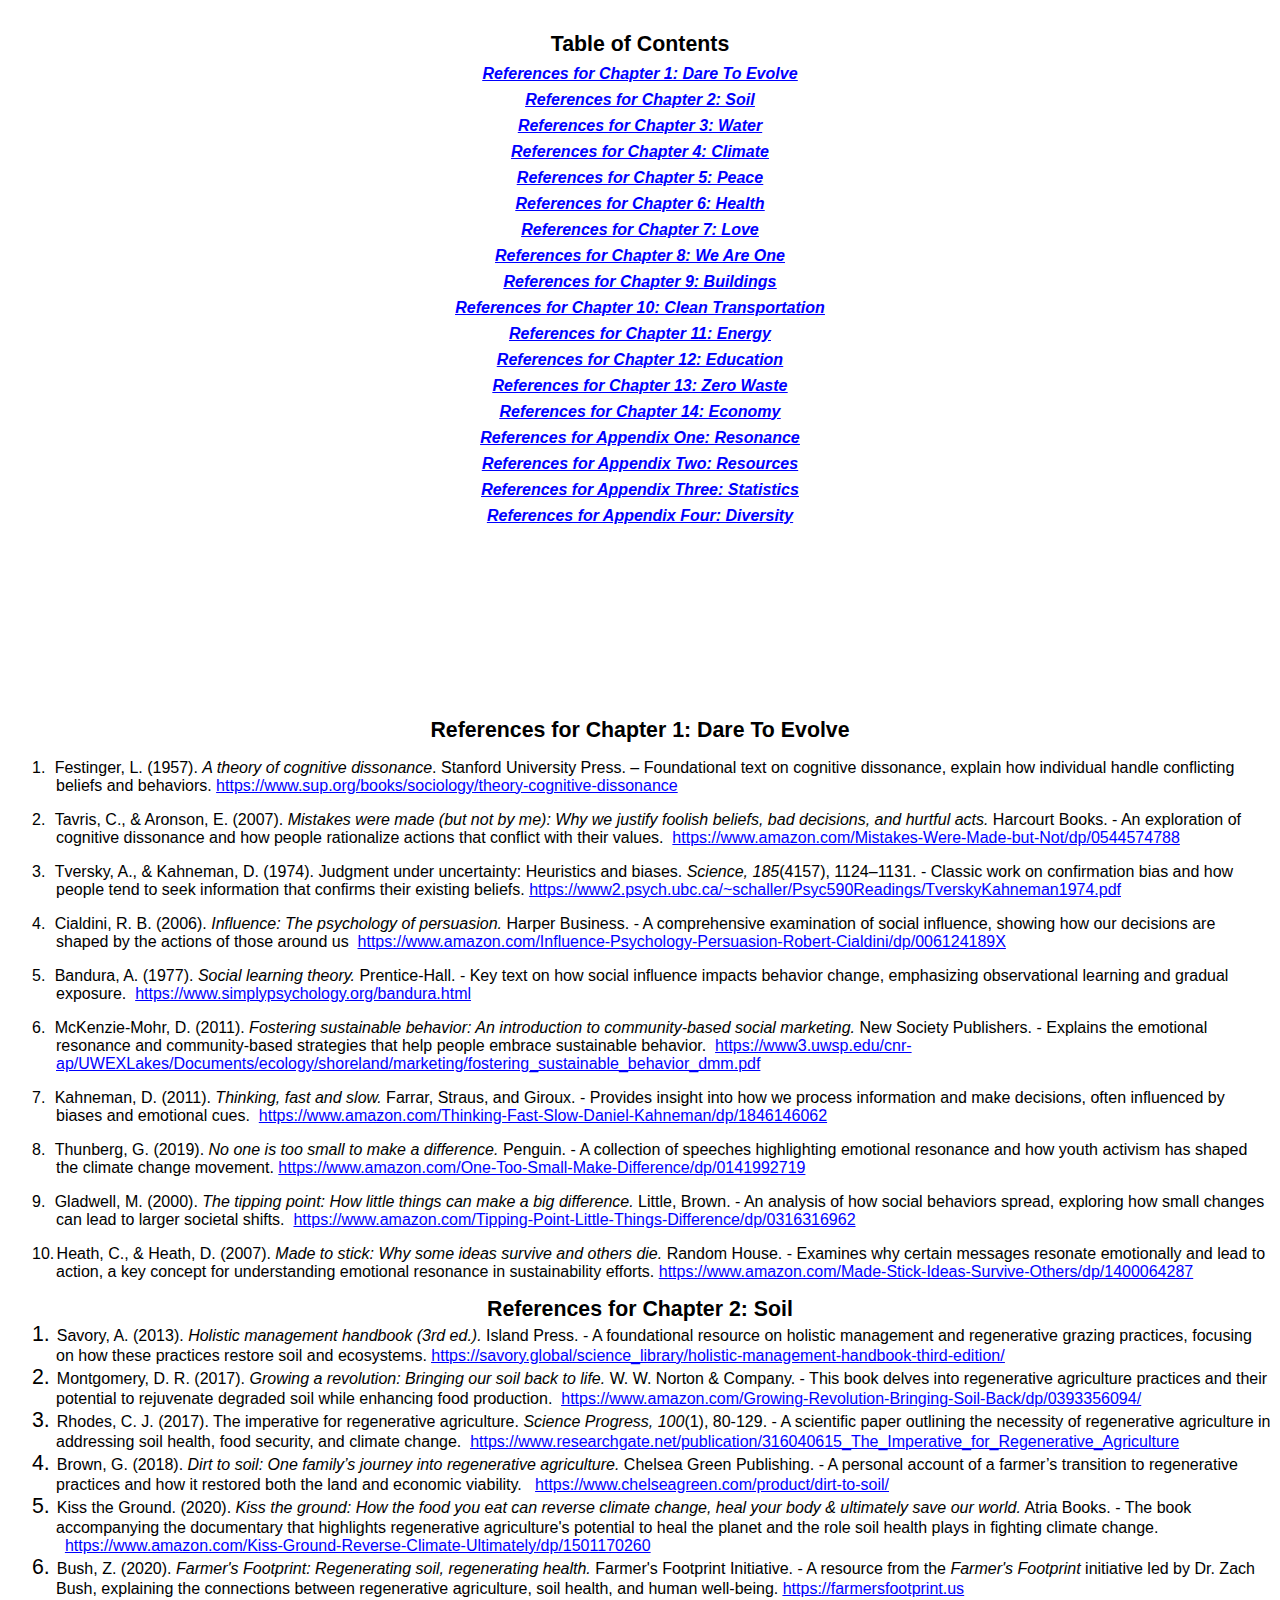
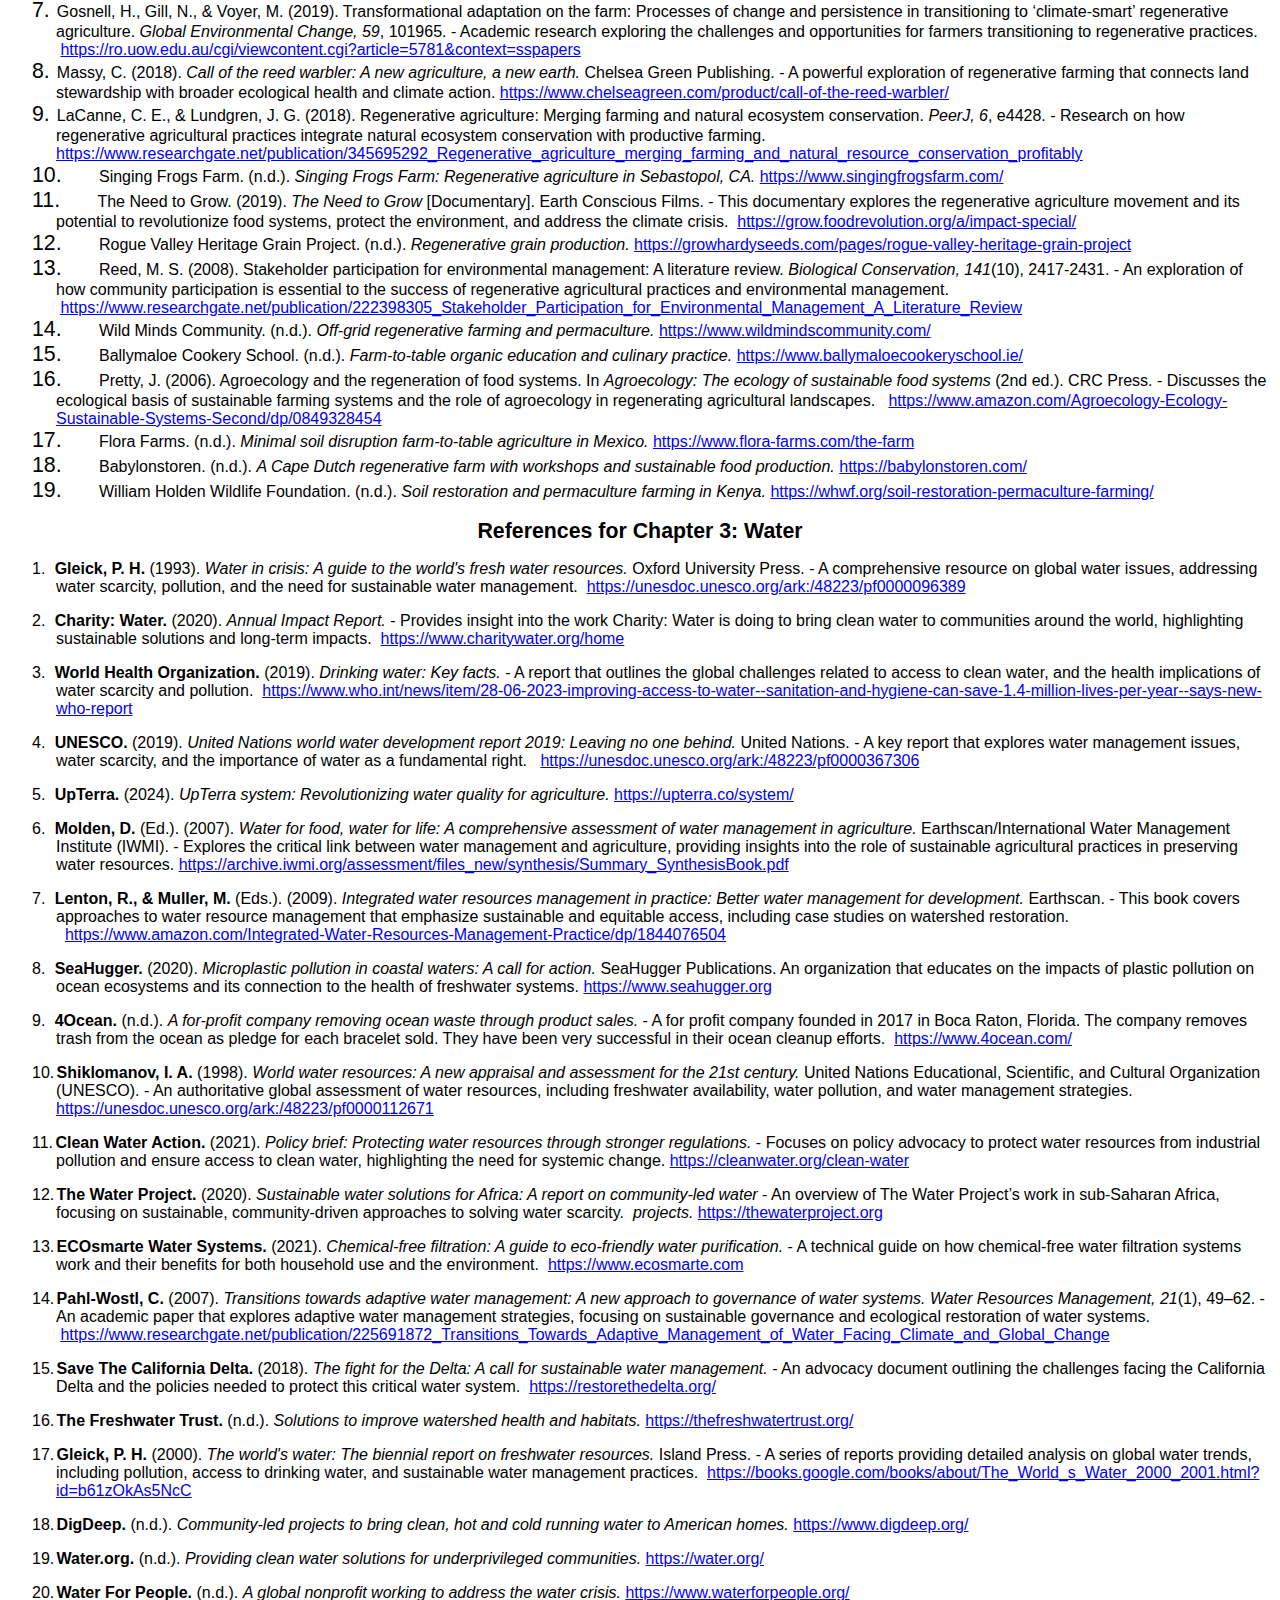
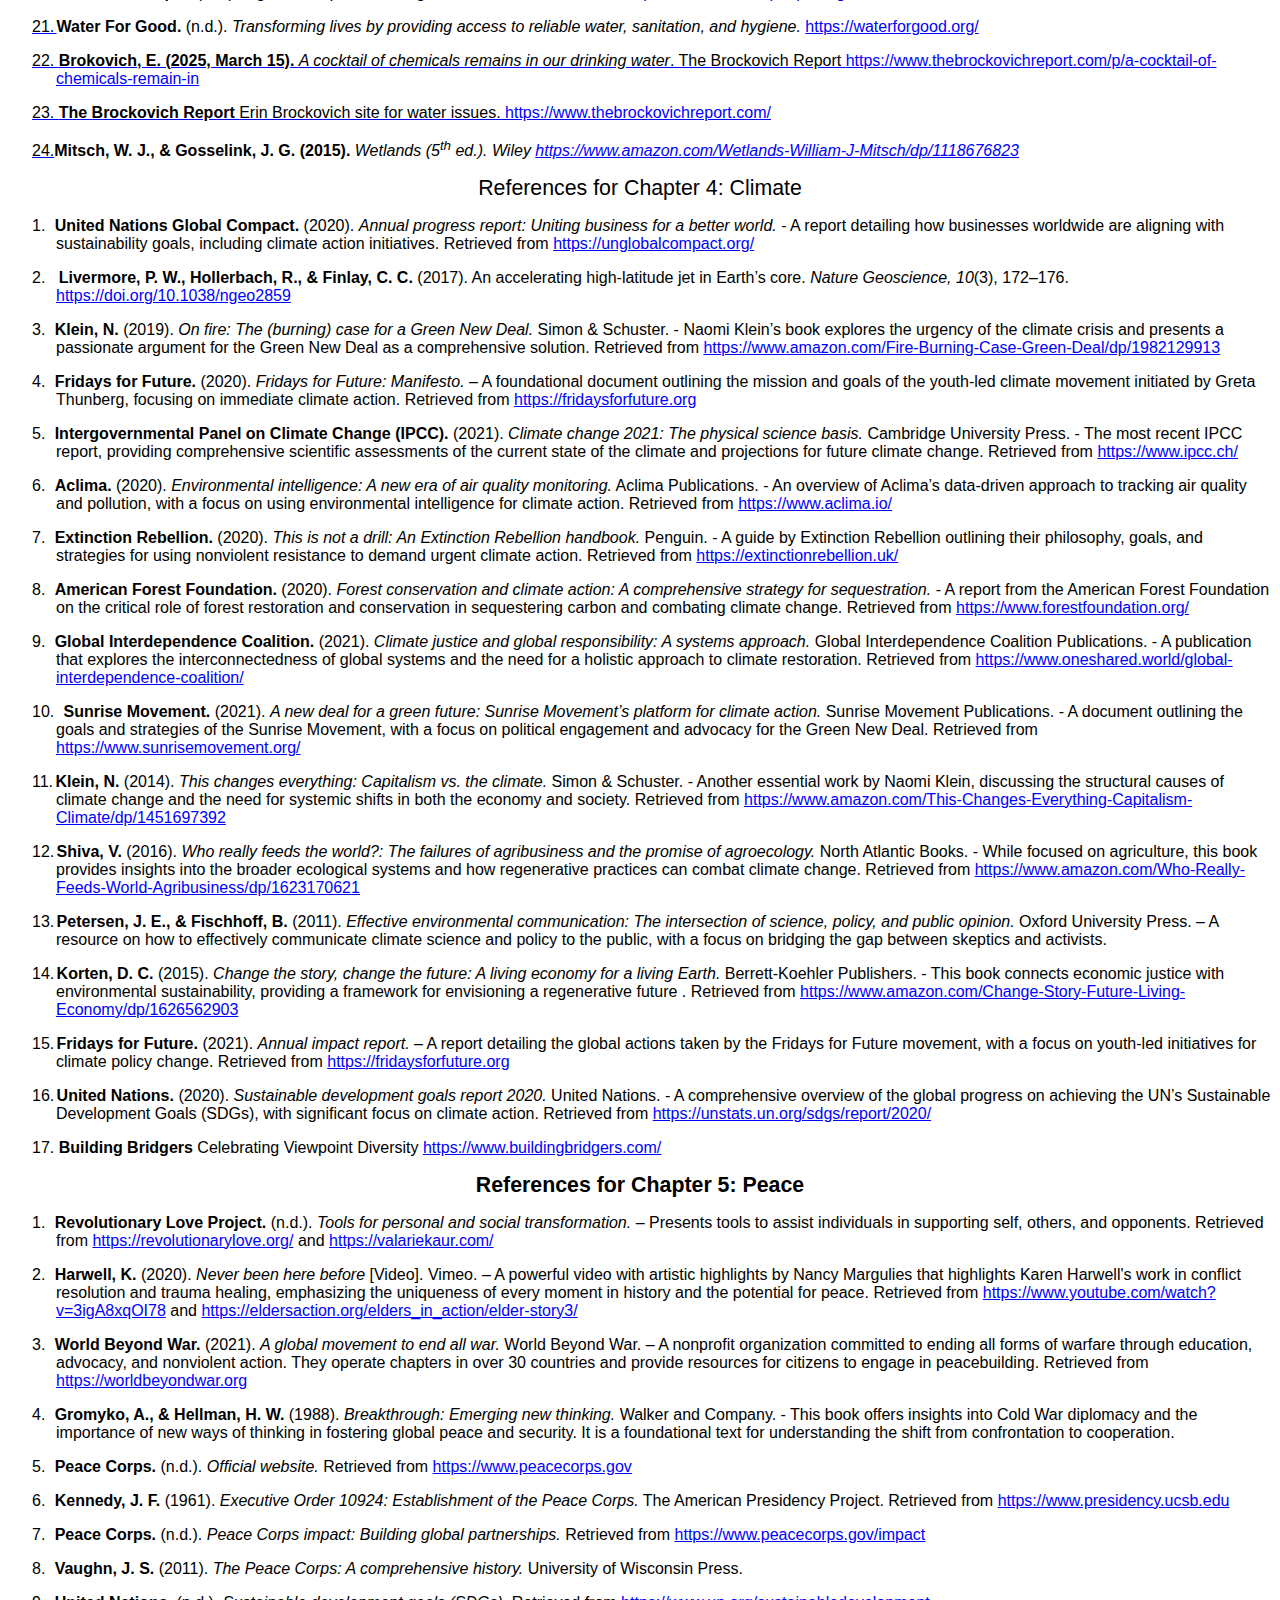
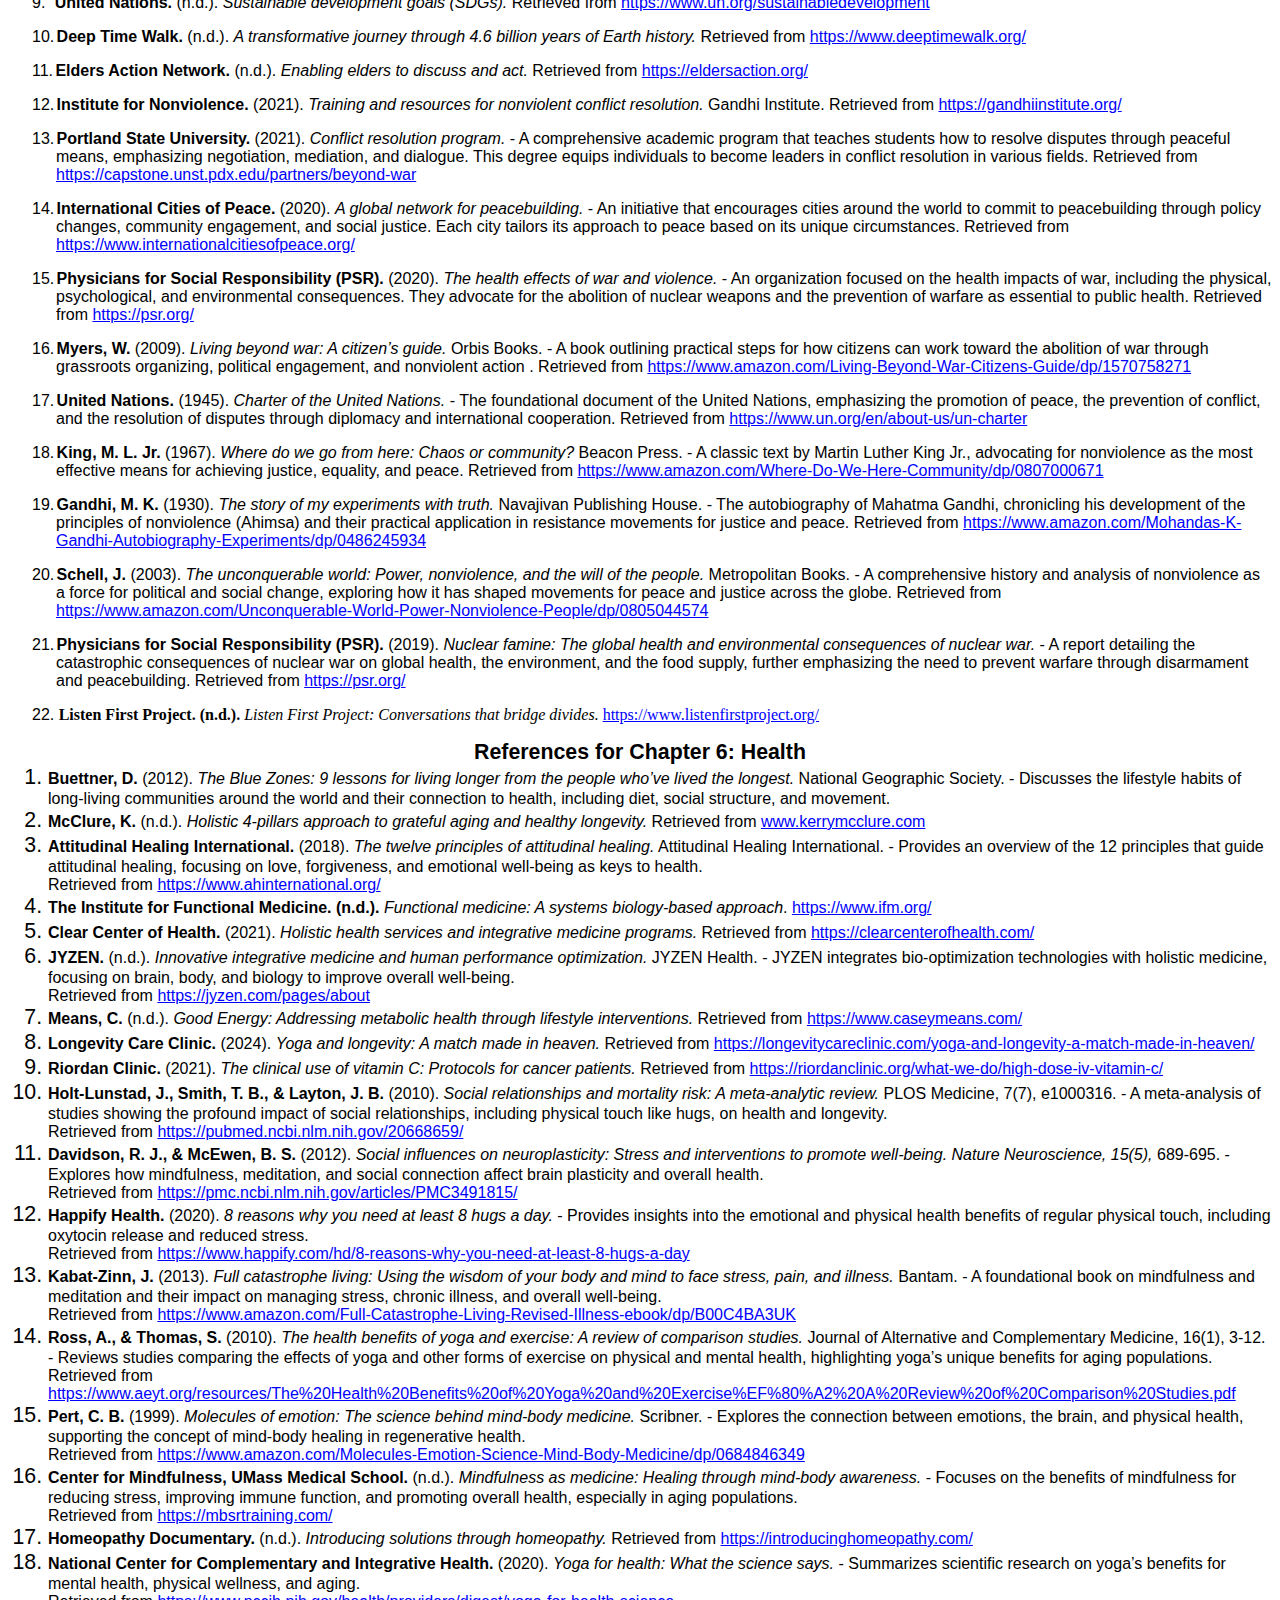
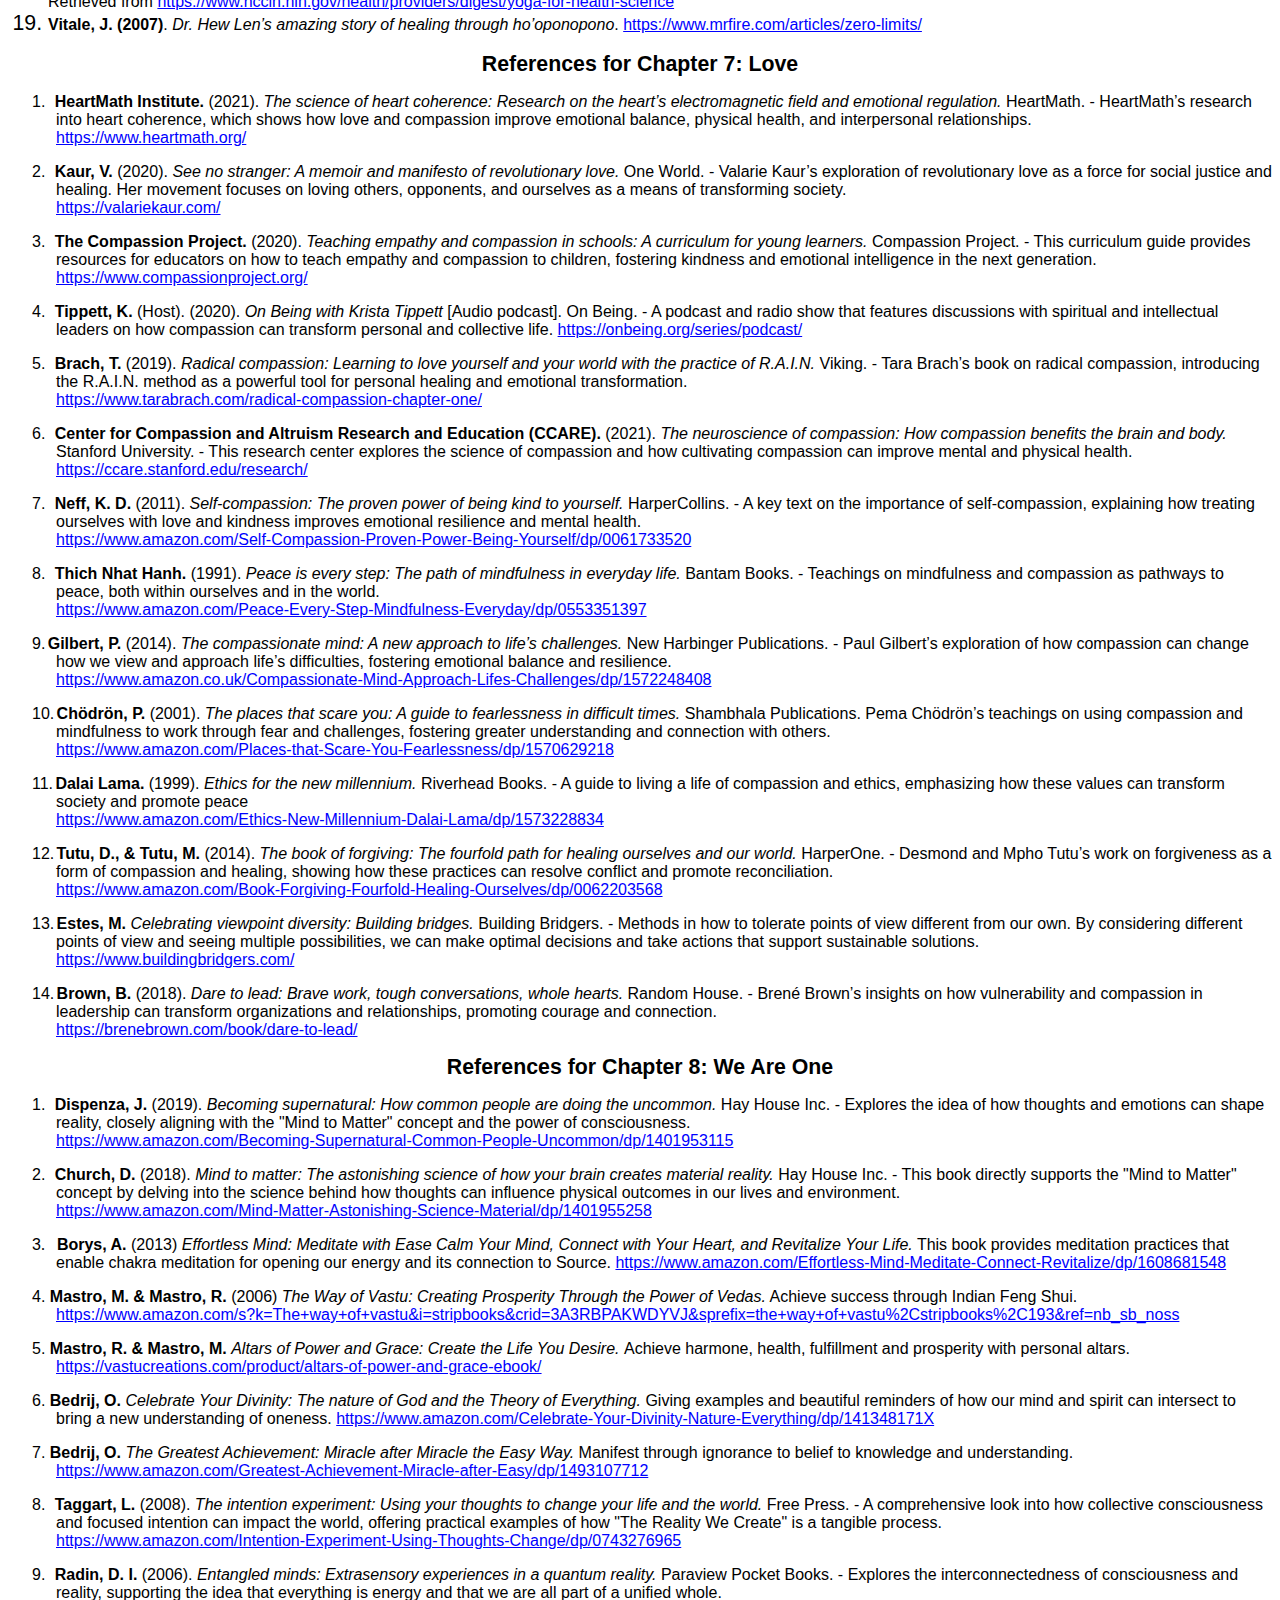
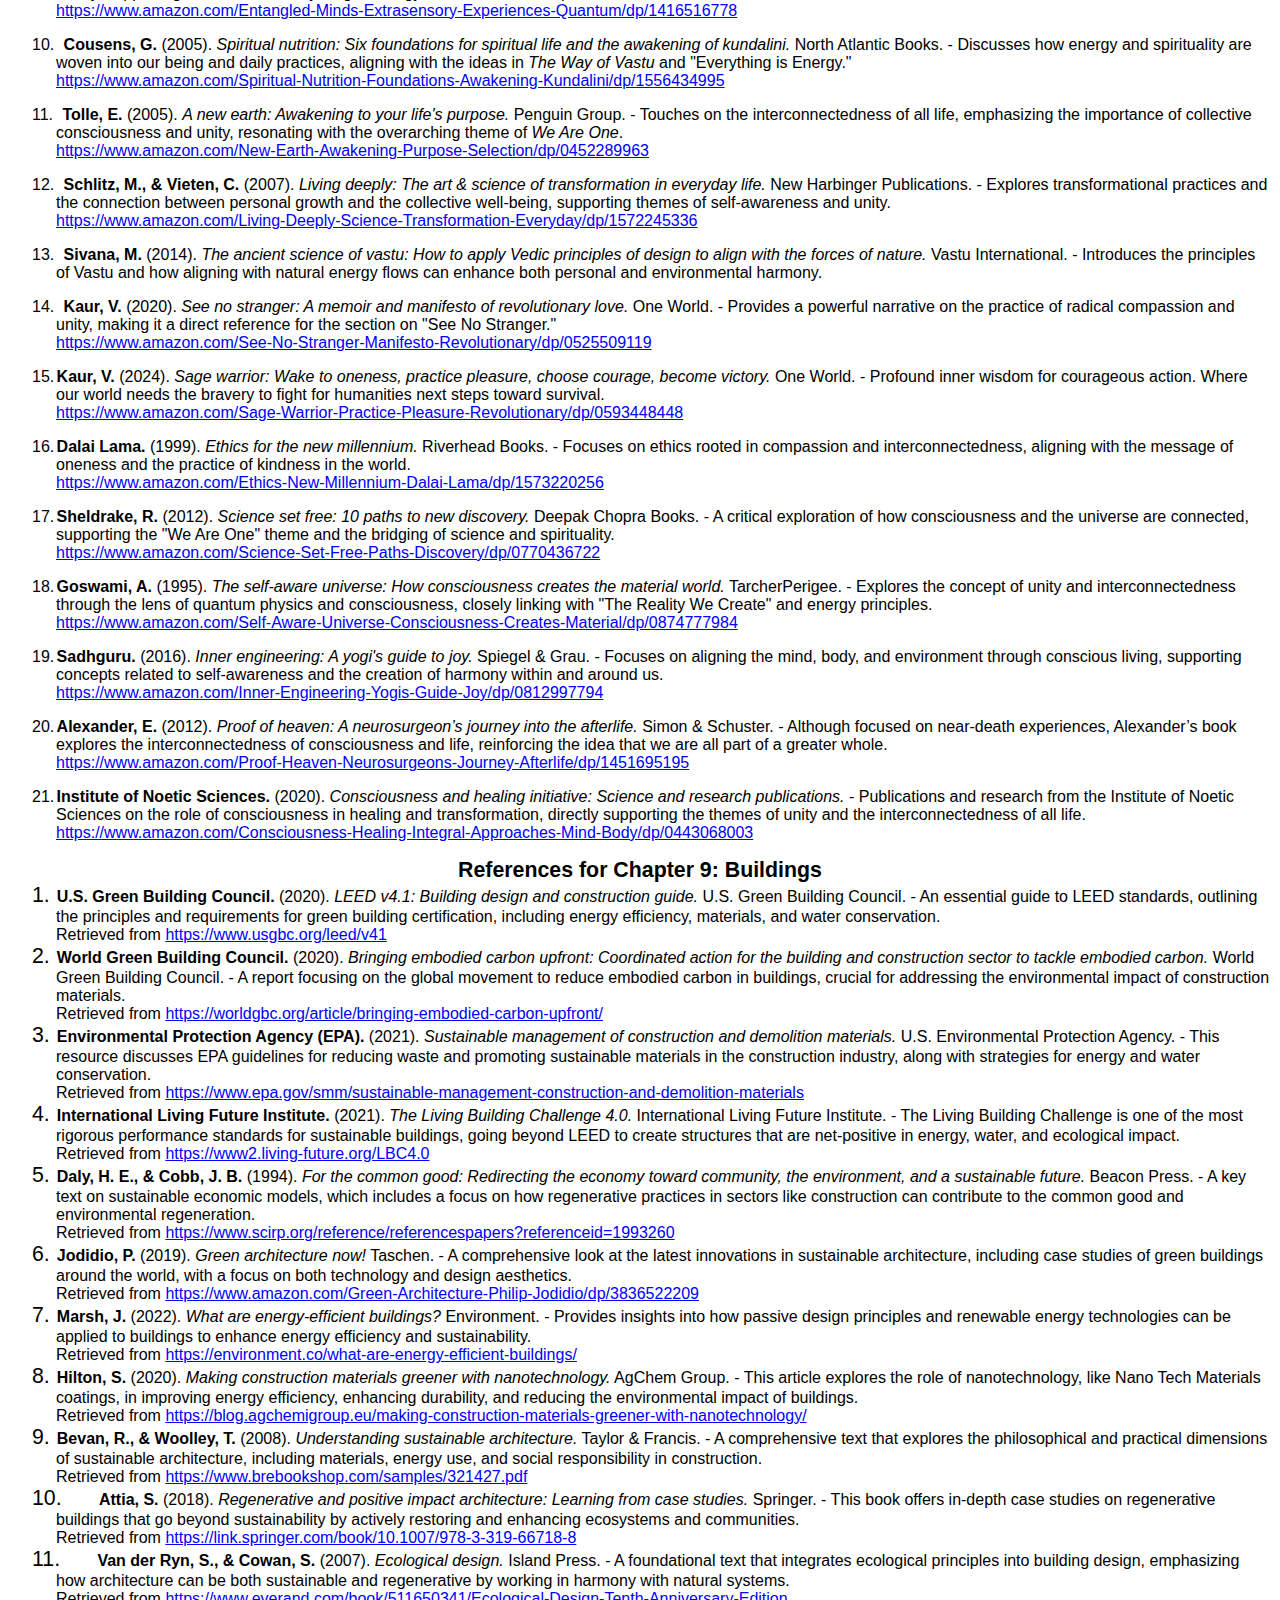
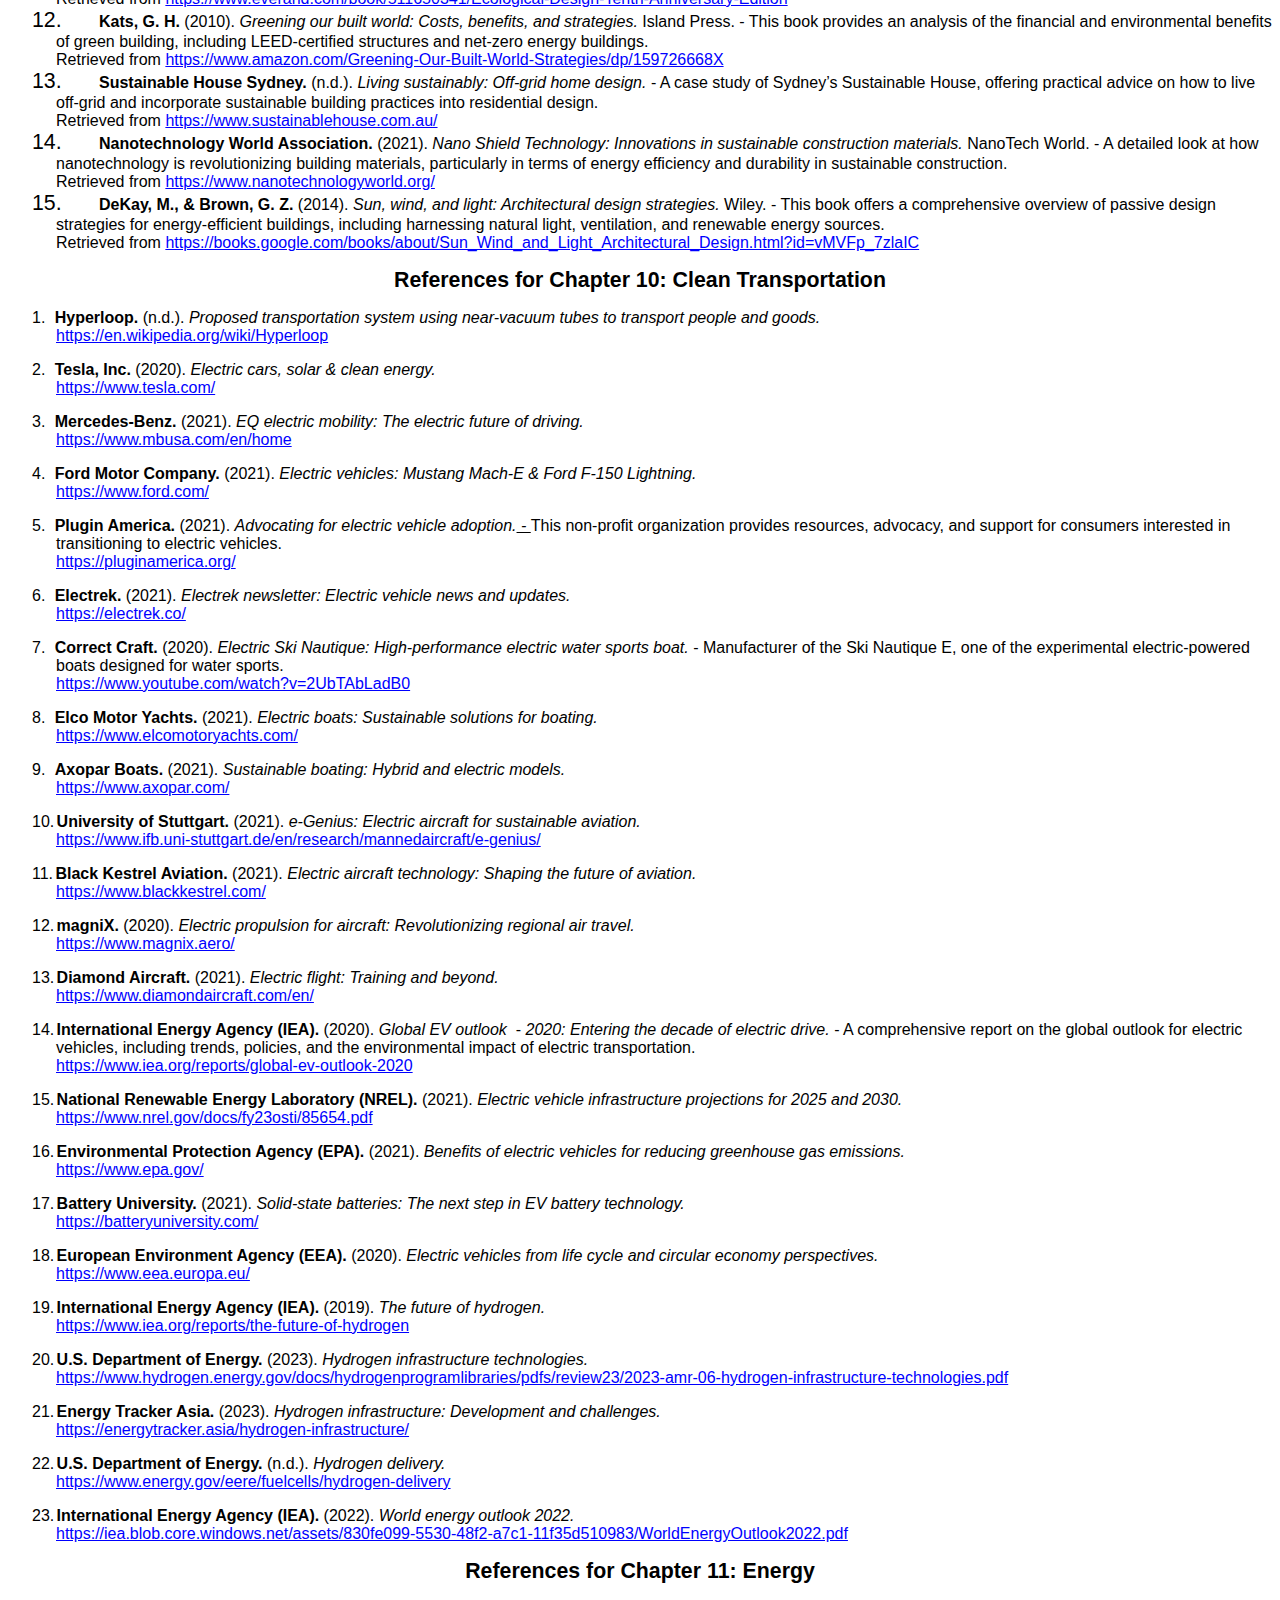
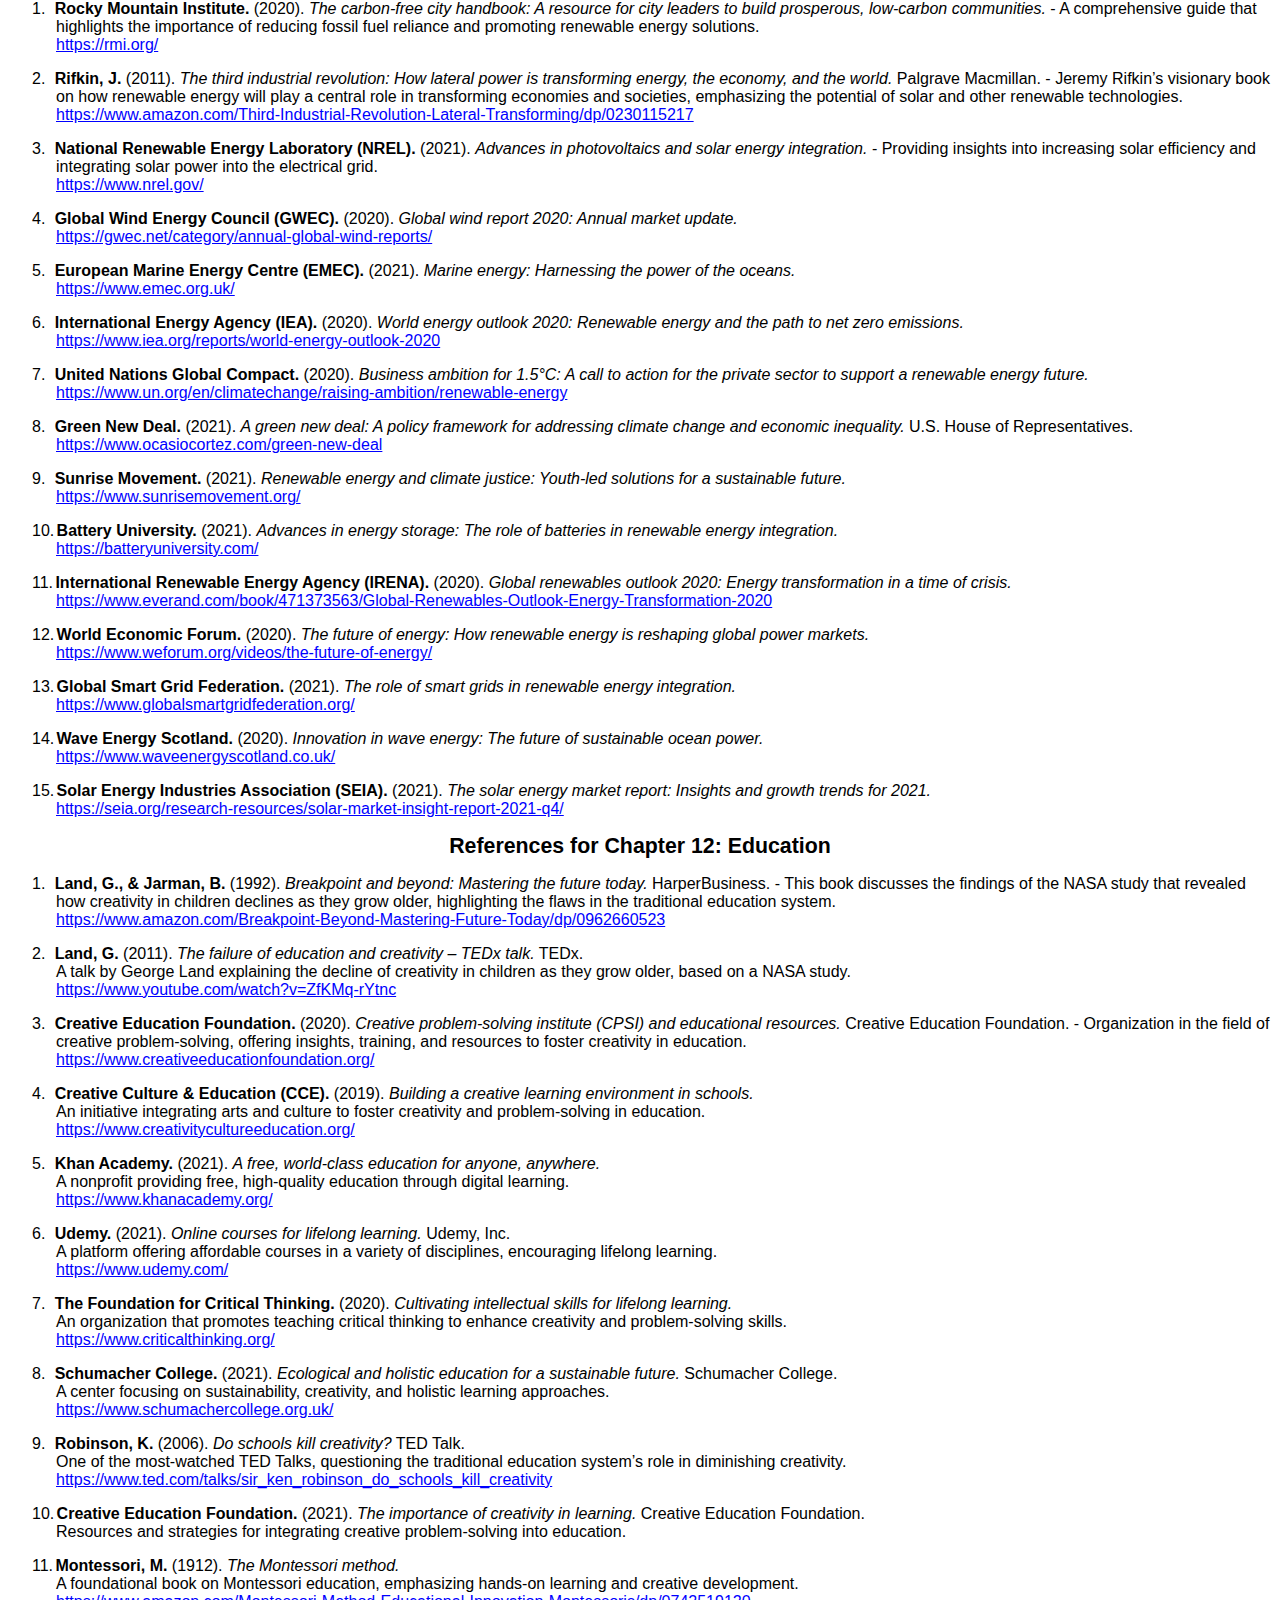
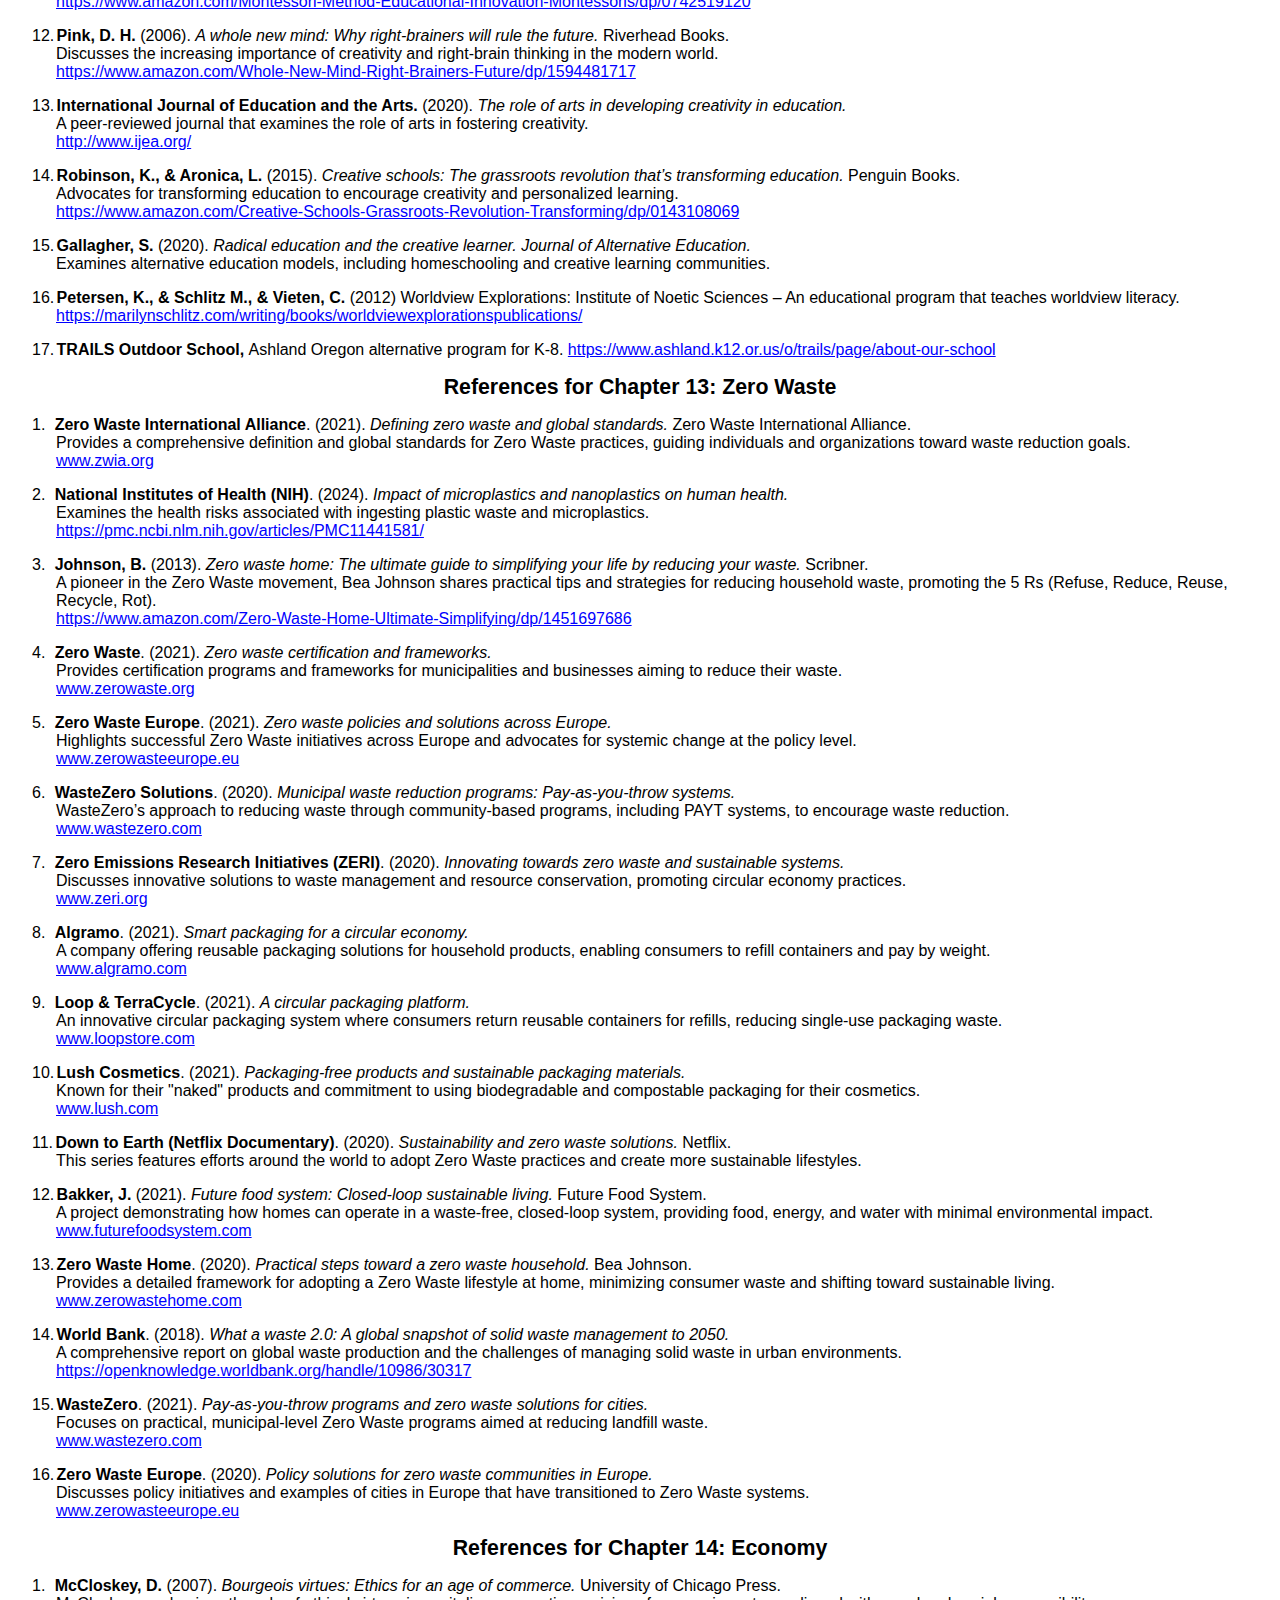
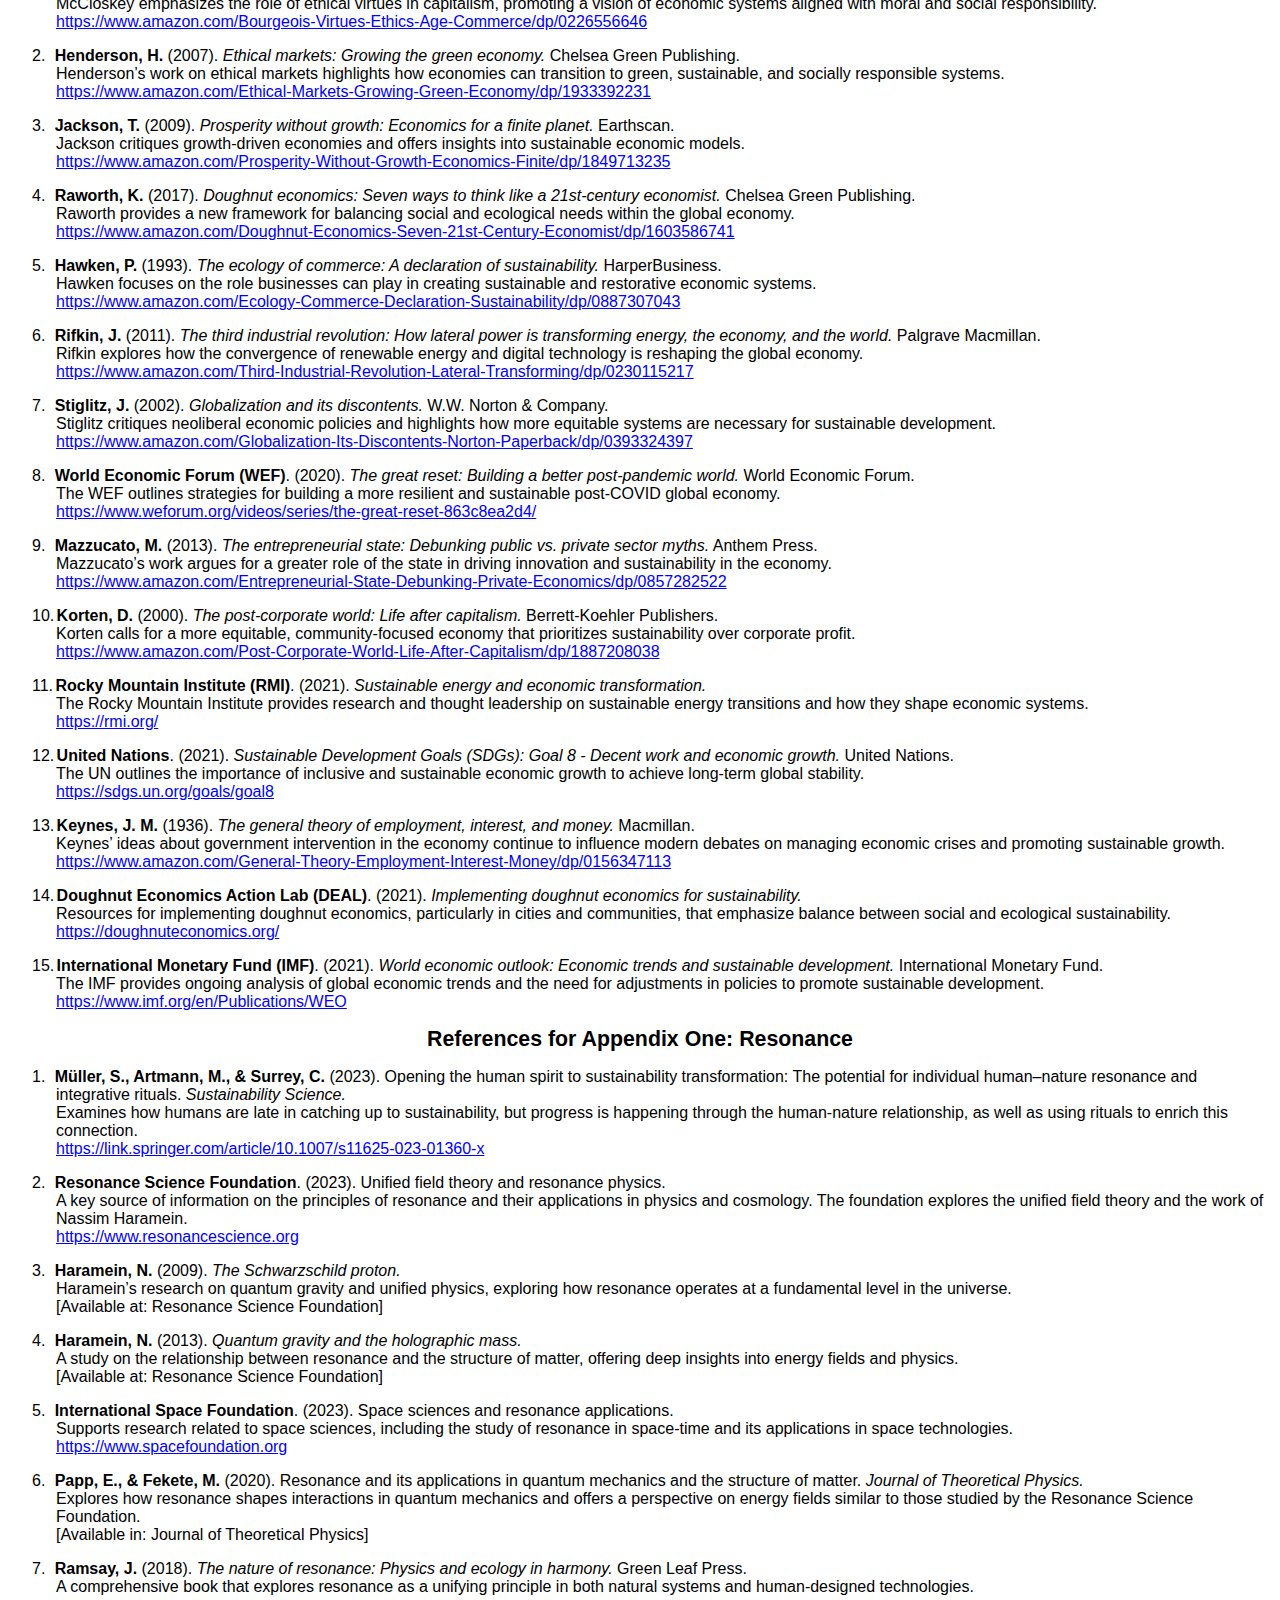
<file: DTEReferencesAPA.html>
﻿<html>

<head>
<meta http-equiv=Content-Type content="text/html; charset=unicode">
<meta name=Generator content="Microsoft Word 15 (filtered)">
<style>
<!--
 /* Font Definitions */
 @font-face
	{font-family:Helvetica;
	panose-1:0 0 0 0 0 0 0 0 0 0;}
@font-face
	{font-family:"Cambria Math";
	panose-1:2 4 5 3 5 4 6 3 2 4;}
@font-face
	{font-family:Calibri;
	panose-1:2 15 5 2 2 2 4 3 2 4;}
 /* Style Definitions */
 p.MsoNormal, li.MsoNormal, div.MsoNormal
	{margin:0in;
	font-size:16.0pt;
	font-family:"Arial",sans-serif;}
h1
	{mso-style-link:"Heading 1 Char";
	margin-top:12.0pt;
	margin-right:0in;
	margin-bottom:0in;
	margin-left:0in;
	text-align:center;
	page-break-after:avoid;
	font-size:16.0pt;
	font-family:Helvetica;
	color:black;
	font-weight:bold;}
h3
	{mso-style-link:"Heading 3 Char";
	margin-right:0in;
	margin-left:0in;
	font-size:13.5pt;
	font-family:"Times New Roman",serif;
	font-weight:bold;}
h4
	{mso-style-link:"Heading 4 Char";
	margin-top:2.0pt;
	margin-right:0in;
	margin-bottom:0in;
	margin-left:0in;
	page-break-after:avoid;
	font-size:16.0pt;
	font-family:"Arial",sans-serif;
	color:#2F5496;
	font-weight:normal;
	font-style:italic;}
p.MsoToc1, li.MsoToc1, div.MsoToc1
	{margin-top:6.0pt;
	margin-right:0in;
	margin-bottom:0in;
	margin-left:0in;
	font-size:12.0pt;
	font-family:"Calibri",sans-serif;
	font-weight:bold;
	font-style:italic; text-align: center;}
p.MsoToc2, li.MsoToc2, div.MsoToc2
	{margin-top:6.0pt;
	margin-right:0in;
	margin-bottom:0in;
	margin-left:16.0pt;
	font-size:11.0pt;
	font-family:"Calibri",sans-serif;
	font-weight:bold;}
p.MsoToc3, li.MsoToc3, div.MsoToc3
	{margin-top:0in;
	margin-right:0in;
	margin-bottom:0in;
	margin-left:32.0pt;
	font-size:10.0pt;
	font-family:"Calibri",sans-serif;}
p.MsoToc4, li.MsoToc4, div.MsoToc4
	{margin-top:0in;
	margin-right:0in;
	margin-bottom:0in;
	margin-left:48.0pt;
	font-size:10.0pt;
	font-family:"Calibri",sans-serif;}
p.MsoToc5, li.MsoToc5, div.MsoToc5
	{margin-top:0in;
	margin-right:0in;
	margin-bottom:0in;
	margin-left:64.0pt;
	font-size:10.0pt;
	font-family:"Calibri",sans-serif;}
p.MsoToc6, li.MsoToc6, div.MsoToc6
	{margin-top:0in;
	margin-right:0in;
	margin-bottom:0in;
	margin-left:80.0pt;
	font-size:10.0pt;
	font-family:"Calibri",sans-serif;}
p.MsoToc7, li.MsoToc7, div.MsoToc7
	{margin-top:0in;
	margin-right:0in;
	margin-bottom:0in;
	margin-left:96.0pt;
	font-size:10.0pt;
	font-family:"Calibri",sans-serif;}
p.MsoToc8, li.MsoToc8, div.MsoToc8
	{margin-top:0in;
	margin-right:0in;
	margin-bottom:0in;
	margin-left:112.0pt;
	font-size:10.0pt;
	font-family:"Calibri",sans-serif;}
p.MsoToc9, li.MsoToc9, div.MsoToc9
	{margin-top:0in;
	margin-right:0in;
	margin-bottom:0in;
	margin-left:128.0pt;
	font-size:10.0pt;
	font-family:"Calibri",sans-serif;}
a:link, span.MsoHyperlink
	{color:blue;
	text-decoration:underline;}
a:visited, span.MsoHyperlinkFollowed
	{color:#954F72;
	text-decoration:underline;}
p
	{margin-right:0in;
	margin-left:0in;
	font-size:12.0pt;
	font-family:"Times New Roman",serif;}
p.MsoTocHeading, li.MsoTocHeading, div.MsoTocHeading
	{margin-top:24.0pt;
	margin-right:0in;
	margin-bottom:0in;
	margin-left:0in;
	text-align:center;
	line-height:115%;
	page-break-after:avoid;
	font-size:16.0pt;
	font-family:"Arial",sans-serif;
	color:black;
	font-weight:bold;}
span.Heading1Char
	{mso-style-name:"Heading 1 Char";
	mso-style-link:"Heading 1";
	font-family:Helvetica;
	color:black;
	font-weight:bold;}
span.Heading3Char
	{mso-style-name:"Heading 3 Char";
	mso-style-link:"Heading 3";
	font-family:"Times New Roman",serif;
	font-weight:bold;}
span.Heading4Char
	{mso-style-name:"Heading 4 Char";
	mso-style-link:"Heading 4";
	font-family:"Arial",sans-serif;
	color:#2F5496;
	font-style:italic;}
p.msonormal0, li.msonormal0, div.msonormal0
	{mso-style-name:msonormal;
	margin-right:0in;
	margin-left:0in;
	font-size:12.0pt;
	font-family:"Times New Roman",serif;}
p.msochpdefault, li.msochpdefault, div.msochpdefault
	{mso-style-name:msochpdefault;
	margin-right:0in;
	margin-left:0in;
	font-size:16.0pt;
	font-family:"Times New Roman",serif;}
.MsoChpDefault
	{font-size:16.0pt;}
@page WordSection1
	{size:8.5in 11.0in;
	margin:1.0in 2.0in 1.0in 2.0in;}
div.WordSection1
	{page:WordSection1;}
 /* List Definitions */
 ol
	{margin-bottom:0in;}
ul
	{margin-bottom:0in;}
-->
</style>

</head>

<body lang=EN-US link=blue vlink="#954F72" style='word-wrap:break-word'>

<div class=WordSection1>

<p class=MsoTocHeading>Table of Contents</p>

<p class=MsoToc1><span class=MsoHyperlink><a href="#_Toc195866562">References
for Chapter 1: Dare To Evolve<span style='color:windowtext;display:none;
text-decoration:none'>. </span><span
style='color:windowtext;display:none;text-decoration:none'>2</span></a></span></p>

<p class=MsoToc1><span class=MsoHyperlink><a href="#_Toc195866563">References
for Chapter 2: Soil<span style='color:windowtext;display:none;text-decoration:
none'> </span><span
style='color:windowtext;display:none;text-decoration:none'>3</span></a></span></p>

<p class=MsoToc1><span class=MsoHyperlink><a href="#_Toc195866564">References
for Chapter 3: Water<span style='color:windowtext;display:none;text-decoration:
none'> </span><span
style='color:windowtext;display:none;text-decoration:none'>6</span></a></span></p>

<p class=MsoToc1><span class=MsoHyperlink><a href="#_Toc195866565">References
for Chapter 4: Climate<span style='color:windowtext;display:none;text-decoration:
none'>. </span><span
style='color:windowtext;display:none;text-decoration:none'>10</span></a></span></p>

<p class=MsoToc1><span class=MsoHyperlink><a href="#_Toc195866566">References
for Chapter 5: Peace<span style='color:windowtext;display:none;text-decoration:
none'>. </span><span
style='color:windowtext;display:none;text-decoration:none'>13</span></a></span></p>

<p class=MsoToc1><span class=MsoHyperlink><a href="#_Toc195866567">References
for Chapter 6: Health<span style='color:windowtext;display:none;text-decoration:
none'>. </span><span
style='color:windowtext;display:none;text-decoration:none'>16</span></a></span></p>

<p class=MsoToc1><span class=MsoHyperlink><a href="#_Toc195866568">References
for Chapter 7: Love<span style='color:windowtext;display:none;text-decoration:
none'>. </span><span
style='color:windowtext;display:none;text-decoration:none'>19</span></a></span></p>

<p class=MsoToc1><span class=MsoHyperlink><a href="#_Toc195866569">References
for Chapter 8: We Are One<span style='color:windowtext;display:none;text-decoration:
none'>. </span><span
style='color:windowtext;display:none;text-decoration:none'>21</span></a></span></p>

<p class=MsoToc1><span class=MsoHyperlink><a href="#_Toc195866570">References
for Chapter 9: Buildings<span style='color:windowtext;display:none;text-decoration:
none'> </span><span
style='color:windowtext;display:none;text-decoration:none'>25</span></a></span></p>

<p class=MsoToc1><span class=MsoHyperlink><a href="#_Toc195866571">References
for Chapter 10: Clean Transportation<span style='color:windowtext;display:none;
text-decoration:none'>. </span><span
style='color:windowtext;display:none;text-decoration:none'>28</span></a></span></p>

<p class=MsoToc1><span class=MsoHyperlink><a href="#_Toc195866572">References
for Chapter 11: Energy<span style='color:windowtext;display:none;text-decoration:
none'>. </span><span
style='color:windowtext;display:none;text-decoration:none'>31</span></a></span></p>

<p class=MsoToc1><span class=MsoHyperlink><a href="#_Toc195866573">References
for Chapter 12: Education<span style='color:windowtext;display:none;text-decoration:
none'>. </span><span
style='color:windowtext;display:none;text-decoration:none'>33</span></a></span></p>

<p class=MsoToc1><span class=MsoHyperlink><a href="#_Toc195866574">References
for Chapter 13: Zero Waste<span style='color:windowtext;display:none;
text-decoration:none'>. </span><span
style='color:windowtext;display:none;text-decoration:none'>35</span></a></span></p>

<p class=MsoToc1><span class=MsoHyperlink><a href="#_Toc195866575">References
for Chapter 14: Economy<span style='color:windowtext;display:none;text-decoration:
none'>. </span><span
style='color:windowtext;display:none;text-decoration:none'>38</span></a></span></p>

<p class=MsoToc1><span class=MsoHyperlink><a href="#_Toc195866576">References
for Appendix One: Resonance<span style='color:windowtext;display:none;
text-decoration:none'>. </span><span
style='color:windowtext;display:none;text-decoration:none'>41</span></a></span></p>

<p class=MsoToc1><span class=MsoHyperlink><a href="#_Toc195866577">References
for Appendix Two: Resources<span style='color:windowtext;display:none;
text-decoration:none'>. </span><span
style='color:windowtext;display:none;text-decoration:none'>43</span></a></span></p>

<p class=MsoToc1><span class=MsoHyperlink><a href="#_Toc195866578">References
for Appendix Three: Statistics<span style='color:windowtext;display:none;
text-decoration:none'>. </span><span
style='color:windowtext;display:none;text-decoration:none'>44</span></a></span></p>

<p class=MsoToc1><span class=MsoHyperlink><a href="#_Toc195866579">References
for Appendix Four: Diversity<span style='color:windowtext;display:none;
text-decoration:none'>. </span><span
style='color:windowtext;display:none;text-decoration:none'>49</span></a></span></p>

<p class=MsoNormal>&nbsp;</p>

<p class=MsoNormal align=center style='text-align:center'>&nbsp;</p>

<p><strong><span style='font-family:Helvetica'>&nbsp;</span></strong></p>

<strong><span style='font-size:16.0pt;font-family:Helvetica'><br clear=all
style='page-break-before:always'>
</span></strong>

<p class=MsoNormal><strong><span style='font-size:12.0pt;font-family:Helvetica'>&nbsp;</span></strong></p>

<p>&nbsp;</p>

<h1><a name="_Toc193369173"></a><a name="_Toc195866562"><strong><span
style='font-family:Helvetica'>References for Chapter 1: Dare To Evolve</span></strong></a></h1>

<p style='margin-left:.5in;text-indent:-.25in'><span style='font-family:Helvetica'>1.</span><span
style='font-size:7.0pt'>&nbsp;&nbsp;&nbsp; </span><span style='font-family:
Helvetica'>Festinger, L. (1957). <em><span style='font-family:Helvetica'>A
theory of cognitive dissonance</span></em>. Stanford University Press. –
Foundational text on cognitive dissonance, explain how individual handle
conflicting beliefs and behaviors. <a
href="https://www.sup.org/books/sociology/theory-cognitive-dissonance">https://www.sup.org/books/sociology/theory-cognitive-dissonance</a></span></p>

<p style='margin-left:.5in;text-indent:-.25in'><span style='font-family:Helvetica'>2.</span><span
style='font-size:7.0pt'>&nbsp;&nbsp;&nbsp; </span><span style='font-family:
Helvetica'>Tavris, C., &amp; Aronson, E. (2007). <em><span style='font-family:
Helvetica'>Mistakes were made (but not by me): Why we justify foolish beliefs,
bad decisions, and hurtful acts.</span></em> Harcourt Books. - An exploration
of cognitive dissonance and how people rationalize actions that conflict with
their values. &nbsp;<a
href="https://www.amazon.com/Mistakes-Were-Made-but-Not/dp/0544574788"
target="_new">https://www.amazon.com/Mistakes-Were-Made-but-Not/dp/0544574788</a></span></p>

<p style='margin-left:.5in;text-indent:-.25in'><span style='font-family:Helvetica'>3.</span><span
style='font-size:7.0pt'>&nbsp;&nbsp;&nbsp; </span><span style='font-family:
Helvetica'>Tversky, A., &amp; Kahneman, D. (1974). Judgment under uncertainty:
Heuristics and biases. <em><span style='font-family:Helvetica'>Science, 185</span></em>(4157),
1124–1131. - Classic work on confirmation bias and how people tend to seek
information that confirms their existing beliefs. <a
href="https://www2.psych.ubc.ca/~schaller/Psyc590Readings/TverskyKahneman1974.pdf">https://www2.psych.ubc.ca/~schaller/Psyc590Readings/TverskyKahneman1974.pdf</a></span></p>

<p style='margin-left:.5in;text-indent:-.25in'><span style='font-family:Helvetica'>4.</span><span
style='font-size:7.0pt'>&nbsp;&nbsp;&nbsp; </span><span style='font-family:
Helvetica'>Cialdini, R. B. (2006). <em><span style='font-family:Helvetica'>Influence:
The psychology of persuasion.</span></em> Harper Business. - A comprehensive
examination of social influence, showing how our decisions are shaped by the
actions of those around us&nbsp; <a
href="https://www.amazon.com/Influence-Psychology-Persuasion-Robert-Cialdini/dp/006124189X">https://www.amazon.com/Influence-Psychology-Persuasion-Robert-Cialdini/dp/006124189X</a></span></p>

<p style='margin-left:.5in;text-indent:-.25in'><span style='font-family:Helvetica'>5.</span><span
style='font-size:7.0pt'>&nbsp;&nbsp;&nbsp; </span><span style='font-family:
Helvetica'>Bandura, A. (1977). <em><span style='font-family:Helvetica'>Social
learning theory.</span></em> Prentice-Hall. - Key text on how social influence
impacts behavior change, emphasizing observational learning and gradual
exposure. &nbsp;<a href="https://www.simplypsychology.org/bandura.html"
target="_new">https://www.simplypsychology.org/bandura.html</a></span></p>

<p style='margin-left:.5in;text-indent:-.25in'><span style='font-family:Helvetica'>6.</span><span
style='font-size:7.0pt'>&nbsp;&nbsp;&nbsp; </span><span style='font-family:
Helvetica'>McKenzie-Mohr, D. (2011). <em><span style='font-family:Helvetica'>Fostering
sustainable behavior: An introduction to community-based social marketing.</span></em>
New Society Publishers. - Explains the emotional resonance and community-based
strategies that help people embrace sustainable behavior. &nbsp;<a
href="https://www3.uwsp.edu/cnr-ap/UWEXLakes/Documents/ecology/shoreland/marketing/fostering_sustainable_behavior_dmm.pdf"
target="_new">https://www3.uwsp.edu/cnr-ap/UWEXLakes/Documents/ecology/shoreland/marketing/fostering_sustainable_behavior_dmm.pdf</a></span></p>

<p style='margin-left:.5in;text-indent:-.25in'><span style='font-family:Helvetica'>7.</span><span
style='font-size:7.0pt'>&nbsp;&nbsp;&nbsp; </span><span style='font-family:
Helvetica'>Kahneman, D. (2011). <em><span style='font-family:Helvetica'>Thinking,
fast and slow.</span></em> Farrar, Straus, and Giroux. - Provides insight into
how we process information and make decisions, often influenced by biases and
emotional cues. &nbsp;<a
href="https://www.amazon.com/Thinking-Fast-Slow-Daniel-Kahneman/dp/1846146062">https://www.amazon.com/Thinking-Fast-Slow-Daniel-Kahneman/dp/1846146062</a></span></p>

<p style='margin-left:.5in;text-indent:-.25in'><span style='font-family:Helvetica'>8.</span><span
style='font-size:7.0pt'>&nbsp;&nbsp;&nbsp; </span><span style='font-family:
Helvetica'>Thunberg, G. (2019). <em><span style='font-family:Helvetica'>No one
is too small to make a difference.</span></em> Penguin. - A collection of
speeches highlighting emotional resonance and how youth activism has shaped the
climate change movement. <a
href="https://www.amazon.com/One-Too-Small-Make-Difference/dp/0141992719"
target="_new">https://www.amazon.com/One-Too-Small-Make-Difference/dp/0141992719</a></span></p>

<p style='margin-left:.5in;text-indent:-.25in'><span style='font-family:Helvetica'>9.</span><span
style='font-size:7.0pt'>&nbsp;&nbsp;&nbsp; </span><span style='font-family:
Helvetica'>Gladwell, M. (2000). <em><span style='font-family:Helvetica'>The
tipping point: How little things can make a big difference.</span></em> Little,
Brown. - An analysis of how social behaviors spread, exploring how small
changes can lead to larger societal shifts. &nbsp;<a
href="https://www.amazon.com/Tipping-Point-Little-Things-Difference/dp/0316316962">https://www.amazon.com/Tipping-Point-Little-Things-Difference/dp/0316316962</a></span></p>

<p style='margin-left:.5in;text-indent:-.25in'><span style='font-family:Helvetica'>10.</span><span
style='font-size:7.0pt'> </span><span style='font-family:Helvetica'>Heath, C.,
&amp; Heath, D. (2007). <em><span style='font-family:Helvetica'>Made to stick:
Why some ideas survive and others die.</span></em> Random House. - Examines why
certain messages resonate emotionally and lead to action, a key concept for
understanding emotional resonance in sustainability efforts. <a
href="https://www.amazon.com/Made-Stick-Ideas-Survive-Others/dp/1400064287">https://www.amazon.com/Made-Stick-Ideas-Survive-Others/dp/1400064287</a></span></p>

<h1><a name="_Toc193369174"></a><a name="_Toc195866563"></a><a
name="_Toc193285224"></a>References for Chapter 2: Soil</h1>

<p class=MsoNormal style='margin-left:.5in;text-indent:-.25in'>1.<span
style='font:7.0pt "Times New Roman"'>&nbsp;&nbsp; </span><span
style='font-size:12.0pt;font-family:Helvetica'>Savory, A. (2013). <i>Holistic
management handbook (3rd ed.).</i> Island Press. - A foundational resource on
holistic management and regenerative grazing practices, focusing on how these
practices restore soil and ecosystems. <u><span style='color:blue'><a
href="https://savory.global/science_library/holistic-management-handbook-third-edition/">https://savory.global/science_library/holistic-management-handbook-third-edition/</a></span></u></span></p>

<p class=MsoNormal style='margin-left:.5in;text-indent:-.25in'>2.<span
style='font:7.0pt "Times New Roman"'>&nbsp;&nbsp; </span><span
style='font-size:12.0pt;font-family:Helvetica'>Montgomery, D. R. (2017). <i>Growing
a revolution: Bringing our soil back to life.</i> W. W. Norton &amp; Company. -
This book delves into regenerative agriculture practices and their potential to
rejuvenate degraded soil while enhancing food production. &nbsp;<u><span
style='color:blue'><a
href="https://www.amazon.com/Growing-Revolution-Bringing-Soil-Back/dp/0393356094/">https://www.amazon.com/Growing-Revolution-Bringing-Soil-Back/dp/0393356094/</a></span></u></span></p>

<p class=MsoNormal style='margin-left:.5in;text-indent:-.25in'>3.<span
style='font:7.0pt "Times New Roman"'>&nbsp;&nbsp; </span><span
style='font-size:12.0pt;font-family:Helvetica'>Rhodes, C. J. (2017). The
imperative for regenerative agriculture. <i>Science Progress, 100</i>(1),
80-129. - A scientific paper outlining the necessity of regenerative
agriculture in addressing soil health, food security, and climate change.
&nbsp;<u><span style='color:blue'><a
href="https://www.researchgate.net/publication/316040615_The_Imperative_for_Regenerative_Agriculture">https://www.researchgate.net/publication/316040615_The_Imperative_for_Regenerative_Agriculture</a></span></u></span></p>

<p class=MsoNormal style='margin-left:.5in;text-indent:-.25in'>4.<span
style='font:7.0pt "Times New Roman"'>&nbsp;&nbsp; </span><span
style='font-size:12.0pt;font-family:Helvetica'>Brown, G. (2018). <i>Dirt to
soil: One family’s journey into regenerative agriculture.</i> Chelsea Green
Publishing. - A personal account of a farmer’s transition to regenerative
practices and how it restored both the land and economic viability.
&nbsp;&nbsp;<a href="https://www.chelseagreen.com/product/dirt-to-soil/"
target="_new">https://www.chelseagreen.com/product/dirt-to-soil/</a></span></p>

<p class=MsoNormal style='margin-left:.5in;text-indent:-.25in'>5.<span
style='font:7.0pt "Times New Roman"'>&nbsp;&nbsp; </span><span
style='font-size:12.0pt;font-family:Helvetica'>Kiss the Ground. (2020). <i>Kiss
the ground: How the food you eat can reverse climate change, heal your body
&amp; ultimately save our world.</i> Atria Books. - The book accompanying the
documentary that highlights regenerative agriculture's potential to heal the
planet and the role soil health plays in fighting climate change. &nbsp;&nbsp;<a
href="https://www.amazon.com/Kiss-Ground-Reverse-Climate-Ultimately/dp/1501170260"
target="_new">https://www.amazon.com/Kiss-Ground-Reverse-Climate-Ultimately/dp/1501170260</a></span></p>

<p class=MsoNormal style='margin-left:.5in;text-indent:-.25in'>6.<span
style='font:7.0pt "Times New Roman"'>&nbsp;&nbsp; </span><span
style='font-size:12.0pt;font-family:Helvetica'>Bush, Z. (2020). <i>Farmer's
Footprint: Regenerating soil, regenerating health.</i> Farmer's Footprint
Initiative. - A resource from the <i>Farmer's Footprint</i> initiative led by
Dr. Zach Bush, explaining the connections between regenerative agriculture,
soil health, and human well-being. <u><span style='color:blue'><a
href="https://farmersfootprint.us">https://farmersfootprint.us</a></span></u></span></p>

<p class=MsoNormal style='margin-left:.5in;text-indent:-.25in'>7.<span
style='font:7.0pt "Times New Roman"'>&nbsp;&nbsp; </span><span
style='font-size:12.0pt;font-family:Helvetica'>Gosnell, H., Gill, N., &amp;
Voyer, M. (2019). Transformational adaptation on the farm: Processes of change
and persistence in transitioning to ‘climate-smart’ regenerative agriculture. <i>Global
Environmental Change, 59</i>, 101965. - Academic research exploring the
challenges and opportunities for farmers transitioning to regenerative
practices. &nbsp;<a
href="https://ro.uow.edu.au/cgi/viewcontent.cgi?article=5781&amp;context=sspapers"
target="_new">https://ro.uow.edu.au/cgi/viewcontent.cgi?article=5781&amp;context=sspapers</a></span></p>

<p class=MsoNormal style='margin-left:.5in;text-indent:-.25in'>8.<span
style='font:7.0pt "Times New Roman"'>&nbsp;&nbsp; </span><span
style='font-size:12.0pt;font-family:Helvetica'>Massy, C. (2018). <i>Call of the
reed warbler: A new agriculture, a new earth.</i> Chelsea Green Publishing. - A
powerful exploration of regenerative farming that connects land stewardship
with broader ecological health and climate action. <u><span style='color:blue'><a
href="https://www.chelseagreen.com/product/call-of-the-reed-warbler/">https://www.chelseagreen.com/product/call-of-the-reed-warbler/</a></span></u></span></p>

<p class=MsoNormal style='margin-left:.5in;text-indent:-.25in'>9.<span
style='font:7.0pt "Times New Roman"'>&nbsp;&nbsp; </span><span
style='font-size:12.0pt;font-family:Helvetica'>LaCanne, C. E., &amp; Lundgren,
J. G. (2018). Regenerative agriculture: Merging farming and natural ecosystem
conservation. <i>PeerJ, 6</i>, e4428. - Research on how regenerative
agricultural practices integrate natural ecosystem conservation with productive
farming. <u><span style='color:blue'><a
href="https://www.researchgate.net/publication/345695292_Regenerative_agriculture_merging_farming_and_natural_resource_conservation_profitably">https://www.researchgate.net/publication/345695292_Regenerative_agriculture_merging_farming_and_natural_resource_conservation_profitably</a></span></u></span></p>

<p class=MsoNormal style='margin-left:.5in;text-indent:-.25in'>10.<span
style='font:7.0pt "Times New Roman"'>&nbsp;&nbsp;&nbsp;&nbsp;&nbsp;&nbsp;&nbsp;&nbsp;&nbsp;&nbsp;&nbsp;&nbsp;&nbsp;&nbsp;&nbsp;
</span><span style='font-size:12.0pt;font-family:Helvetica'>Singing Frogs Farm.
(n.d.). <i>Singing Frogs Farm: Regenerative agriculture in Sebastopol, CA.</i> <a
href="https://www.singingfrogsfarm.com/" target="_new">https://www.singingfrogsfarm.com/</a></span></p>

<p class=MsoNormal style='margin-left:.5in;text-indent:-.25in'>11.<span
style='font:7.0pt "Times New Roman"'>&nbsp;&nbsp;&nbsp;&nbsp;&nbsp;&nbsp;&nbsp;&nbsp;&nbsp;&nbsp;&nbsp;&nbsp;&nbsp;&nbsp;&nbsp;
</span><span style='font-size:12.0pt;font-family:Helvetica'>The Need to Grow.
(2019). <i>The Need to Grow</i> [Documentary]. Earth Conscious Films. - This
documentary explores the regenerative agriculture movement and its potential to
revolutionize food systems, protect the environment, and address the climate
crisis. &nbsp;<u><span style='color:blue'><a
href="https://grow.foodrevolution.org/a/impact-special/">https://grow.foodrevolution.org/a/impact-special/</a></span></u></span></p>

<p class=MsoNormal style='margin-left:.5in;text-indent:-.25in'>12.<span
style='font:7.0pt "Times New Roman"'>&nbsp;&nbsp;&nbsp;&nbsp;&nbsp;&nbsp;&nbsp;&nbsp;&nbsp;&nbsp;&nbsp;&nbsp;&nbsp;&nbsp;&nbsp;
</span><span style='font-size:12.0pt;font-family:Helvetica'>Rogue Valley
Heritage Grain Project. (n.d.). <i>Regenerative grain production.</i> <a
href="https://growhardyseeds.com/pages/rogue-valley-heritage-grain-project"
target="_new">https://growhardyseeds.com/pages/rogue-valley-heritage-grain-project</a></span></p>

<p class=MsoNormal style='margin-left:.5in;text-indent:-.25in'>13.<span
style='font:7.0pt "Times New Roman"'>&nbsp;&nbsp;&nbsp;&nbsp;&nbsp;&nbsp;&nbsp;&nbsp;&nbsp;&nbsp;&nbsp;&nbsp;&nbsp;&nbsp;&nbsp;
</span><span style='font-size:12.0pt;font-family:Helvetica'>Reed, M. S. (2008).
Stakeholder participation for environmental management: A literature review. <i>Biological
Conservation, 141</i>(10), 2417-2431. - An exploration of how community
participation is essential to the success of regenerative agricultural
practices and environmental management. &nbsp;<u><span style='color:blue'><a
href="https://www.researchgate.net/publication/222398305_Stakeholder_Participation_for_Environmental_Management_A_Literature_Review">https://www.researchgate.net/publication/222398305_Stakeholder_Participation_for_Environmental_Management_A_Literature_Review</a></span></u></span></p>

<p class=MsoNormal style='margin-left:.5in;text-indent:-.25in'>14.<span
style='font:7.0pt "Times New Roman"'>&nbsp;&nbsp;&nbsp;&nbsp;&nbsp;&nbsp;&nbsp;&nbsp;&nbsp;&nbsp;&nbsp;&nbsp;&nbsp;&nbsp;&nbsp;
</span><span style='font-size:12.0pt;font-family:Helvetica'>Wild Minds
Community. (n.d.). <i>Off-grid regenerative farming and permaculture.</i> <a
href="https://www.wildmindscommunity.com/" target="_new">https://www.wildmindscommunity.com/</a></span></p>

<p class=MsoNormal style='margin-left:.5in;text-indent:-.25in'>15.<span
style='font:7.0pt "Times New Roman"'>&nbsp;&nbsp;&nbsp;&nbsp;&nbsp;&nbsp;&nbsp;&nbsp;&nbsp;&nbsp;&nbsp;&nbsp;&nbsp;&nbsp;&nbsp;
</span><span style='font-size:12.0pt;font-family:Helvetica'>Ballymaloe Cookery
School. (n.d.). <i>Farm-to-table organic education and culinary practice.</i> <a
href="https://www.ballymaloecookeryschool.ie/" target="_new">https://www.ballymaloecookeryschool.ie/</a></span></p>

<p class=MsoNormal style='margin-left:.5in;text-indent:-.25in'>16.<span
style='font:7.0pt "Times New Roman"'>&nbsp;&nbsp;&nbsp;&nbsp;&nbsp;&nbsp;&nbsp;&nbsp;&nbsp;&nbsp;&nbsp;&nbsp;&nbsp;&nbsp;&nbsp;
</span><span style='font-size:12.0pt;font-family:Helvetica'>Pretty, J. (2006).
Agroecology and the regeneration of food systems. In <i>Agroecology: The
ecology of sustainable food systems</i> (2nd ed.). CRC Press. - Discusses the
ecological basis of sustainable farming systems and the role of agroecology in
regenerating agricultural landscapes. &nbsp;&nbsp;<a
href="https://www.amazon.com/Agroecology-Ecology-Sustainable-Systems-Second/dp/0849328454"
target="_new">https://www.amazon.com/Agroecology-Ecology-Sustainable-Systems-Second/dp/0849328454</a></span></p>

<p class=MsoNormal style='margin-left:.5in;text-indent:-.25in'>17.<span
style='font:7.0pt "Times New Roman"'>&nbsp;&nbsp;&nbsp;&nbsp;&nbsp;&nbsp;&nbsp;&nbsp;&nbsp;&nbsp;&nbsp;&nbsp;&nbsp;&nbsp;&nbsp;
</span><span style='font-size:12.0pt;font-family:Helvetica'>Flora Farms.
(n.d.). <i>Minimal soil disruption farm-to-table agriculture in Mexico.</i> <a
href="https://www.flora-farms.com/the-farm" target="_new">https://www.flora-farms.com/the-farm</a></span></p>

<p class=MsoNormal style='margin-left:.5in;text-indent:-.25in'>18.<span
style='font:7.0pt "Times New Roman"'>&nbsp;&nbsp;&nbsp;&nbsp;&nbsp;&nbsp;&nbsp;&nbsp;&nbsp;&nbsp;&nbsp;&nbsp;&nbsp;&nbsp;&nbsp;
</span><span style='font-size:12.0pt;font-family:Helvetica'>Babylonstoren.
(n.d.). <i>A Cape Dutch regenerative farm with workshops and sustainable food
production.</i> <a href="https://babylonstoren.com/" target="_new">https://babylonstoren.com/</a></span></p>

<p class=MsoNormal style='margin-left:.5in;text-indent:-.25in'>19.<span
style='font:7.0pt "Times New Roman"'>&nbsp;&nbsp;&nbsp;&nbsp;&nbsp;&nbsp;&nbsp;&nbsp;&nbsp;&nbsp;&nbsp;&nbsp;&nbsp;&nbsp;&nbsp;
</span><span style='font-size:12.0pt;font-family:Helvetica'>William Holden
Wildlife Foundation. (n.d.). <i>Soil restoration and permaculture farming in
Kenya.</i> <a href="https://whwf.org/soil-restoration-permaculture-farming/"
target="_new">https://whwf.org/soil-restoration-permaculture-farming/</a></span></p>

<h1><a name="_Toc193369175"></a><a name="_Toc195866564"></a><a
name="_Toc193285225"></a><strong><span style='font-family:Helvetica'>References
for Chapter 3: Water</span></strong></h1>

<p style='margin-left:.5in;text-indent:-.25in'><span style='font-family:Helvetica'>1.<span
style='font:7.0pt "Times New Roman"'>&nbsp;&nbsp;&nbsp; </span></span><strong><span
style='font-family:Helvetica'>Gleick, P. H.</span></strong><span
style='font-family:Helvetica'> (1993). <em><span style='font-family:Helvetica'>Water
in crisis: A guide to the world's fresh water resources.</span></em> Oxford
University Press. - A comprehensive resource on global water issues, addressing
water scarcity, pollution, and the need for sustainable water management.
&nbsp;<a href="https://unesdoc.unesco.org/ark:/48223/pf0000096389">https://unesdoc.unesco.org/ark:/48223/pf0000096389</a></span></p>

<p style='margin-left:.5in;text-indent:-.25in'><span style='font-family:Helvetica'>2.</span><span
style='font-size:7.0pt'>&nbsp;&nbsp;&nbsp; </span><strong><span
style='font-family:Helvetica'>Charity: Water.</span></strong><span
style='font-family:Helvetica'> (2020). <em><span style='font-family:Helvetica'>Annual
Impact Report.</span></em><em><span style='font-family:Helvetica;font-style:
normal'> - </span></em>Provides insight into the work Charity: Water is doing
to bring clean water to communities around the world, highlighting sustainable
solutions and long-term impacts. &nbsp;<a
href="https://www.charitywater.org/home" target="_new">https://www.charitywater.org/home</a></span></p>

<p style='margin-left:.5in;text-indent:-.25in'><span style='font-family:Helvetica'>3.</span><span
style='font-size:7.0pt'>&nbsp;&nbsp;&nbsp; </span><strong><span
style='font-family:Helvetica'>World Health Organization.</span></strong><span
style='font-family:Helvetica'> (2019). <em><span style='font-family:Helvetica'>Drinking
water: Key facts.</span></em><em><span style='font-family:Helvetica;font-style:
normal'> - </span></em>A report that outlines the global challenges related to
access to clean water, and the health implications of water scarcity and
pollution. &nbsp;<a
href="https://www.who.int/news/item/28-06-2023-improving-access-to-water--sanitation-and-hygiene-can-save-1.4-million-lives-per-year--says-new-who-report"
target="_new">https://www.who.int/news/item/28-06-2023-improving-access-to-water--sanitation-and-hygiene-can-save-1.4-million-lives-per-year--says-new-who-report</a></span></p>

<p style='margin-left:.5in;text-indent:-.25in'><span style='font-family:Helvetica'>4.</span><span
style='font-size:7.0pt'>&nbsp;&nbsp;&nbsp; </span><strong><span
style='font-family:Helvetica'>UNESCO.</span></strong><span style='font-family:
Helvetica'> (2019). <em><span style='font-family:Helvetica'>United Nations
world water development report 2019: Leaving no one behind.</span></em> United
Nations. - A key report that explores water management issues, water scarcity,
and the importance of water as a fundamental right. &nbsp;&nbsp;<a
href="https://unesdoc.unesco.org/ark:/48223/pf0000367306" target="_new">https://unesdoc.unesco.org/ark:/48223/pf0000367306</a></span></p>

<p style='margin-left:.5in;text-indent:-.25in'><span style='font-family:Helvetica'>5.</span><span
style='font-size:7.0pt'>&nbsp;&nbsp;&nbsp; </span><strong><span
style='font-family:Helvetica'>UpTerra.</span></strong><span style='font-family:
Helvetica'> (2024). <em><span style='font-family:Helvetica'>UpTerra system:
Revolutionizing water quality for agriculture.</span></em> <a
href="https://upterra.co/system/" target="_new">https://upterra.co/system/</a></span></p>

<p style='margin-left:.5in;text-indent:-.25in'><span style='font-family:Helvetica'>6.</span><span
style='font-size:7.0pt'>&nbsp;&nbsp;&nbsp; </span><strong><span
style='font-family:Helvetica'>Molden, D.</span></strong><span style='font-family:
Helvetica'> (Ed.). (2007). <em><span style='font-family:Helvetica'>Water for
food, water for life: A comprehensive assessment of water management in
agriculture.</span></em> Earthscan/International Water Management Institute
(IWMI). - Explores the critical link between water management and agriculture,
providing insights into the role of sustainable agricultural practices in
preserving water resources. <a
href="https://archive.iwmi.org/assessment/files_new/synthesis/Summary_SynthesisBook.pdf">https://archive.iwmi.org/assessment/files_new/synthesis/Summary_SynthesisBook.pdf</a></span></p>

<p style='margin-left:.5in;text-indent:-.25in'><span style='font-family:Helvetica'>7.</span><span
style='font-size:7.0pt'>&nbsp;&nbsp;&nbsp; </span><strong><span
style='font-family:Helvetica'>Lenton, R., &amp; Muller, M.</span></strong><span
style='font-family:Helvetica'> (Eds.). (2009). <em><span style='font-family:
Helvetica'>Integrated water resources management in practice: Better water
management for development.</span></em> Earthscan. - This book covers
approaches to water resource management that emphasize sustainable and
equitable access, including case studies on watershed restoration. &nbsp;&nbsp;<a
href="https://www.amazon.com/Integrated-Water-Resources-Management-Practice/dp/1844076504"
target="_new">https://www.amazon.com/Integrated-Water-Resources-Management-Practice/dp/1844076504</a></span></p>

<p style='margin-left:.5in;text-indent:-.25in'><span style='font-family:Helvetica'>8.</span><span
style='font-size:7.0pt'>&nbsp;&nbsp;&nbsp; </span><strong><span
style='font-family:Helvetica'>SeaHugger.</span></strong><span style='font-family:
Helvetica'> (2020). <em><span style='font-family:Helvetica'>Microplastic
pollution in coastal waters: A call for action.</span></em> SeaHugger
Publications. An organization that educates on the impacts of plastic pollution
on ocean ecosystems and its connection to the health of freshwater systems. <a
href="https://www.seahugger.org">https://www.seahugger.org</a></span></p>

<p style='margin-left:.5in;text-indent:-.25in'><span style='font-family:Helvetica'>9.</span><span
style='font-size:7.0pt'>&nbsp;&nbsp;&nbsp; </span><strong><span
style='font-family:Helvetica'>4Ocean.</span></strong><span style='font-family:
Helvetica'> (n.d.). <em><span style='font-family:Helvetica'>A for-profit
company removing ocean waste through product sales.</span></em> - A for profit
company founded in 2017 in Boca Raton, Florida. The company removes trash from
the ocean as pledge for each bracelet sold. They have been very successful in
their ocean cleanup efforts. &nbsp;<a href="https://www.4ocean.com/">https://www.4ocean.com/</a></span></p>

<p style='margin-left:.5in;text-indent:-.25in'><span style='font-family:Helvetica'>10.</span><span
style='font-size:7.0pt'> </span><strong><span style='font-family:Helvetica'>Shiklomanov,
I. A.</span></strong><span style='font-family:Helvetica'> (1998). <em><span
style='font-family:Helvetica'>World water resources: A new appraisal and
assessment for the 21st century.</span></em> United Nations Educational,
Scientific, and Cultural Organization (UNESCO). - An authoritative global
assessment of water resources, including freshwater availability, water
pollution, and water management strategies. <a
href="https://unesdoc.unesco.org/ark:/48223/pf0000112671">https://unesdoc.unesco.org/ark:/48223/pf0000112671</a></span></p>

<p style='margin-left:.5in;text-indent:-.25in'><span style='font-family:Helvetica'>11.</span><span
style='font-size:7.0pt'> </span><strong><span style='font-family:Helvetica'>Clean
Water Action.</span></strong><span style='font-family:Helvetica'> (2021). <em><span
style='font-family:Helvetica'>Policy brief: Protecting water resources through
stronger regulations.</span></em> - Focuses on policy advocacy to protect water
resources from industrial pollution and ensure access to clean water,
highlighting the need for systemic change. <a
href="https://cleanwater.org/clean-water">https://cleanwater.org/clean-water</a></span></p>

<p style='margin-left:.5in;text-indent:-.25in'><span style='font-family:Helvetica'>12.</span><span
style='font-size:7.0pt'> </span><strong><span style='font-family:Helvetica'>The
Water Project.</span></strong><span style='font-family:Helvetica'> (2020). <em><span
style='font-family:Helvetica'>Sustainable water solutions for Africa: A report
on community-led water </span></em><em><span style='font-family:Helvetica;
font-style:normal'>- </span></em>An overview of The Water Project’s work in
sub-Saharan Africa, focusing on sustainable, community-driven approaches to
solving water scarcity. &nbsp;<em><span style='font-family:Helvetica'>projects.</span></em>
<a href="https://thewaterproject.org" target="_new">https://thewaterproject.org</a></span></p>

<p style='margin-left:.5in;text-indent:-.25in'><span style='font-family:Helvetica'>13.</span><span
style='font-size:7.0pt'> </span><strong><span style='font-family:Helvetica'>ECOsmarte
Water Systems.</span></strong><span style='font-family:Helvetica'> (2021). <em><span
style='font-family:Helvetica'>Chemical-free filtration: A guide to eco-friendly
water purification.</span></em> - A technical guide on how chemical-free water
filtration systems work and their benefits for both household use and the
environment. &nbsp;<a href="https://www.ecosmarte.com">https://www.ecosmarte.com</a></span></p>

<p style='margin-left:.5in;text-indent:-.25in'><span style='font-family:Helvetica'>14.</span><span
style='font-size:7.0pt'> </span><strong><span style='font-family:Helvetica'>Pahl-Wostl,
C.</span></strong><span style='font-family:Helvetica'> (2007). <em><span
style='font-family:Helvetica'>Transitions towards adaptive water management: A
new approach to governance of water systems.</span></em> <em><span
style='font-family:Helvetica'>Water Resources Management, 21</span></em>(1),
49–62. - An academic paper that explores adaptive water management strategies,
focusing on sustainable governance and ecological restoration of water systems.
&nbsp;<a
href="https://www.researchgate.net/publication/225691872_Transitions_Towards_Adaptive_Management_of_Water_Facing_Climate_and_Global_Change">https://www.researchgate.net/publication/225691872_Transitions_Towards_Adaptive_Management_of_Water_Facing_Climate_and_Global_Change</a></span></p>

<p style='margin-left:.5in;text-indent:-.25in'><span style='font-family:Helvetica'>15.</span><span
style='font-size:7.0pt'> </span><strong><span style='font-family:Helvetica'>Save
The California Delta.</span></strong><span style='font-family:Helvetica'>
(2018). <em><span style='font-family:Helvetica'>The fight for the Delta: A call
for sustainable water management.</span></em> - An advocacy document outlining
the challenges facing the California Delta and the policies needed to protect
this critical water system. &nbsp;<a href="https://restorethedelta.org/">https://restorethedelta.org/</a></span></p>

<p style='margin-left:.5in;text-indent:-.25in'><span style='font-family:Helvetica'>16.</span><span
style='font-size:7.0pt'> </span><strong><span style='font-family:Helvetica'>The
Freshwater Trust.</span></strong><span style='font-family:Helvetica'> (n.d.). <em><span
style='font-family:Helvetica'>Solutions to improve watershed health and
habitats.</span></em> <a href="https://thefreshwatertrust.org/" target="_new">https://thefreshwatertrust.org/</a></span></p>

<p style='margin-left:.5in;text-indent:-.25in'><span style='font-family:Helvetica'>17.</span><span
style='font-size:7.0pt'> </span><strong><span style='font-family:Helvetica'>Gleick,
P. H.</span></strong><span style='font-family:Helvetica'> (2000). <em><span
style='font-family:Helvetica'>The world's water: The biennial report on
freshwater resources.</span></em> Island Press. - A series of reports providing
detailed analysis on global water trends, including pollution, access to
drinking water, and sustainable water management practices. &nbsp;<a
href="https://books.google.com/books/about/The_World_s_Water_2000_2001.html?id=b61zOkAs5NcC">https://books.google.com/books/about/The_World_s_Water_2000_2001.html?id=b61zOkAs5NcC</a></span></p>

<p style='margin-left:.5in;text-indent:-.25in'><span style='font-family:Helvetica'>18.</span><span
style='font-size:7.0pt'> </span><strong><span style='font-family:Helvetica'>DigDeep.</span></strong><span
style='font-family:Helvetica'> (n.d.). <em><span style='font-family:Helvetica'>Community-led
projects to bring clean, hot and cold running water to American homes.</span></em>
<a href="https://www.digdeep.org/" target="_new">https://www.digdeep.org/</a></span></p>

<p style='margin-left:.5in;text-indent:-.25in'><span style='font-family:Helvetica'>19.</span><span
style='font-size:7.0pt'> </span><strong><span style='font-family:Helvetica'>Water.org.</span></strong><span
style='font-family:Helvetica'> (n.d.). <em><span style='font-family:Helvetica'>Providing
clean water solutions for underprivileged communities.</span></em> <a
href="https://water.org/" target="_new">https://water.org/</a></span></p>

<p style='margin-left:.5in;text-indent:-.25in'><span style='font-family:Helvetica'>20.</span><span
style='font-size:7.0pt'> </span><strong><span style='font-family:Helvetica'>Water
For People.</span></strong><span style='font-family:Helvetica'> (n.d.). <em><span
style='font-family:Helvetica'>A global nonprofit working to address the water
crisis.</span></em> <a href="https://www.waterforpeople.org/" target="_new">https://www.waterforpeople.org/</a></span></p>

<p style='margin-left:.5in;text-indent:-.25in'><span class=MsoHyperlink><span
style='font-family:Helvetica;color:windowtext;text-decoration:none'>21.</span></span><span
class=MsoHyperlink><span style='font-size:7.0pt;color:windowtext;text-decoration:
none'> </span></span><strong><span style='font-family:Helvetica'>Water For
Good.</span></strong><span style='font-family:Helvetica'> (n.d.). <em><span
style='font-family:Helvetica'>Transforming lives by providing access to
reliable water, sanitation, and hygiene.</span></em> <a
href="https://waterforgood.org/" target="_new">https://waterforgood.org/</a><a
name="_Toc193285226"></a></span></p>

<p style='margin-left:.5in;text-indent:-.25in'><span class=MsoHyperlink><span
style='font-family:Helvetica;color:windowtext;text-decoration:none'>22. <b>Brokovich,
E. (2025, March 15). </b><i>A cocktail of chemicals remains in our drinking water</i>.
The Brockovich Report </span></span><span style='font-family:Helvetica'><a
href="https://www.thebrockovichreport.com/p/a-cocktail-of-chemicals-remain-in"
target="_new">https://www.thebrockovichreport.com/p/a-cocktail-of-chemicals-remain-in</a>
</span></p>

<p style='margin-left:.5in;text-indent:-.25in'><span class=MsoHyperlink><span
style='font-family:Helvetica;color:windowtext;text-decoration:none'>23. <b>The
Brockovich Report </b>Erin Brockovich site for water issues. <a
href="https://www.thebrockovichreport.com/">https://www.thebrockovichreport.com/</a>
</span></span></p>

<p style='margin-left:.5in;text-indent:-.25in'><span class=MsoHyperlink><span
style='font-family:Helvetica;color:windowtext;text-decoration:none'>24.</span></span><b><span
style='font-family:Helvetica'>Mitsch, W. J., &amp; Gosselink, J. G. (2015). </span></b><i><span
style='font-family:Helvetica'>Wetlands (5<sup>th</sup> ed.). Wiley <a
href="https://www.amazon.com/Wetlands-William-J-Mitsch/dp/1118676823">https://www.amazon.com/Wetlands-William-J-Mitsch/dp/1118676823</a></span></i></p>

<h1><a name="_Toc193369176"></a><a name="_Toc195866565"><strong><span
style='font-family:Helvetica;font-weight:normal'>References for Chapter 4:
Climate</span></strong></a></h1>

<p style='margin-left:.5in;text-indent:-.25in'><span style='font-family:Helvetica'>1.</span><span
style='font-size:7.0pt'>&nbsp;&nbsp;&nbsp; </span><strong><span
style='font-family:Helvetica'>United Nations Global Compact.</span></strong><span
style='font-family:Helvetica'> (2020). <em><span style='font-family:Helvetica'>Annual
progress report: Uniting business for a better world.</span></em> - A report
detailing how businesses worldwide are aligning with sustainability goals,
including climate action initiatives. Retrieved from <a
href="https://unglobalcompact.org/" target="_new">https://unglobalcompact.org/</a>
</span></p>

<p style='margin-left:.5in;text-indent:-.25in'><span style='font-family:Helvetica'>2.   <b>Livermore,
P. W., Hollerbach, R., &amp; Finlay, C. C.</b> (2017). An accelerating
high-latitude jet in Earth’s core. <em data-start=992 data-end=1015><span
style='font-family:Helvetica'>Nature Geoscience, 10</span></em>(3), 172–176. <a
href="https://doi.org/10.1038/ngeo2859" data-start=1029 data-end=1061>https://doi.org/10.1038/ngeo2859</a>
</span></p>

<p style='margin-left:.5in;text-indent:-.25in'><span style='font-family:Helvetica'>3.</span><span
style='font-size:7.0pt'>&nbsp;&nbsp;&nbsp; </span><strong><span
style='font-family:Helvetica'>Klein, N.</span></strong><span style='font-family:
Helvetica'> (2019). <em><span style='font-family:Helvetica'>On fire: The
(burning) case for a Green New Deal.</span></em> Simon &amp; Schuster. - Naomi
Klein’s book explores the urgency of the climate crisis and presents a
passionate argument for the Green New Deal as a comprehensive solution.
Retrieved from <a
href="https://www.amazon.com/Fire-Burning-Case-Green-Deal/dp/1982129913"
target="_new">https://www.amazon.com/Fire-Burning-Case-Green-Deal/dp/1982129913</a></span></p>

<p style='margin-left:.5in;text-indent:-.25in'><span style='font-family:Helvetica'>4.</span><span
style='font-size:7.0pt'>&nbsp;&nbsp;&nbsp; </span><strong><span
style='font-family:Helvetica'>Fridays for Future.</span></strong><span
style='font-family:Helvetica'> (2020). <em><span style='font-family:Helvetica'>Fridays
for Future: Manifesto.</span></em> – A foundational document outlining the
mission and goals of the youth-led climate movement initiated by Greta
Thunberg, focusing on immediate climate action. Retrieved from <a
href="https://fridaysforfuture.org" target="_new">https://fridaysforfuture.org</a></span></p>

<p style='margin-left:.5in;text-indent:-.25in'><span style='font-family:Helvetica'>5.</span><span
style='font-size:7.0pt'>&nbsp;&nbsp;&nbsp; </span><strong><span
style='font-family:Helvetica'>Intergovernmental Panel on Climate Change (IPCC).</span></strong><span
style='font-family:Helvetica'> (2021). <em><span style='font-family:Helvetica'>Climate
change 2021: The physical science basis.</span></em> Cambridge University
Press. - The most recent IPCC report, providing comprehensive scientific
assessments of the current state of the climate and projections for future
climate change. Retrieved from <a href="https://www.ipcc.ch/" target="_new">https://www.ipcc.ch/</a></span></p>

<p style='margin-left:.5in;text-indent:-.25in'><span style='font-family:Helvetica'>6.</span><span
style='font-size:7.0pt'>&nbsp;&nbsp;&nbsp; </span><strong><span
style='font-family:Helvetica'>Aclima.</span></strong><span style='font-family:
Helvetica'> (2020). <em><span style='font-family:Helvetica'>Environmental
intelligence: A new era of air quality monitoring.</span></em> Aclima
Publications. - An overview of Aclima’s data-driven approach to tracking air
quality and pollution, with a focus on using environmental intelligence for
climate action. Retrieved from <a href="https://www.aclima.io/" target="_new">https://www.aclima.io/</a></span></p>

<p style='margin-left:.5in;text-indent:-.25in'><span style='font-family:Helvetica'>7.</span><span
style='font-size:7.0pt'>&nbsp;&nbsp;&nbsp; </span><strong><span
style='font-family:Helvetica'>Extinction Rebellion.</span></strong><span
style='font-family:Helvetica'> (2020). <em><span style='font-family:Helvetica'>This
is not a drill: An Extinction Rebellion handbook.</span></em> Penguin. - A
guide by Extinction Rebellion outlining their philosophy, goals, and strategies
for using nonviolent resistance to demand urgent climate action. Retrieved from
<a href="https://extinctionrebellion.uk/" target="_new">https://extinctionrebellion.uk/</a>
</span></p>

<p style='margin-left:.5in;text-indent:-.25in'><span style='font-family:Helvetica'>8.</span><span
style='font-size:7.0pt'>&nbsp;&nbsp;&nbsp; </span><strong><span
style='font-family:Helvetica'>American Forest Foundation.</span></strong><span
style='font-family:Helvetica'> (2020). <em><span style='font-family:Helvetica'>Forest
conservation and climate action: A comprehensive strategy for sequestration.</span></em>
- A report from the American Forest Foundation on the critical role of forest
restoration and conservation in sequestering carbon and combating climate
change. Retrieved from <a href="https://www.forestfoundation.org/" target="_new">https://www.forestfoundation.org/</a></span></p>

<p style='margin-left:.5in;text-indent:-.25in'><span style='font-family:Helvetica'>9.</span><span
style='font-size:7.0pt'>&nbsp;&nbsp;&nbsp; </span><strong><span
style='font-family:Helvetica'>Global Interdependence Coalition.</span></strong><span
style='font-family:Helvetica'> (2021). <em><span style='font-family:Helvetica'>Climate
justice and global responsibility: A systems approach.</span></em> Global
Interdependence Coalition Publications. - A publication that explores the
interconnectedness of global systems and the need for a holistic approach to
climate restoration. Retrieved from <a
href="https://www.oneshared.world/global-interdependence-coalition/"
target="_new">https://www.oneshared.world/global-interdependence-coalition/</a></span></p>

<p style='margin-left:.5in;text-indent:-.25in'><span style='font-family:Helvetica'>10.</span><span
style='font-size:7.0pt'>&nbsp;&nbsp;&nbsp; </span><strong><span
style='font-family:Helvetica'>Sunrise Movement.</span></strong><span
style='font-family:Helvetica'> (2021). <em><span style='font-family:Helvetica'>A
new deal for a green future: Sunrise Movement’s platform for climate action.</span></em>
Sunrise Movement Publications. - A document outlining the goals and strategies of
the Sunrise Movement, with a focus on political engagement and advocacy for the
Green New Deal. Retrieved from <a href="https://www.sunrisemovement.org/"
target="_new">https://www.sunrisemovement.org/</a></span></p>

<p style='margin-left:.5in;text-indent:-.25in'><span style='font-family:Helvetica'>11.</span><span
style='font-size:7.0pt'> </span><strong><span style='font-family:Helvetica'>Klein,
N.</span></strong><span style='font-family:Helvetica'> (2014). <em><span
style='font-family:Helvetica'>This changes everything: Capitalism vs. the
climate.</span></em> Simon &amp; Schuster. - Another essential work by Naomi
Klein, discussing the structural causes of climate change and the need for
systemic shifts in both the economy and society. Retrieved from <a
href="https://www.amazon.com/This-Changes-Everything-Capitalism-Climate/dp/1451697392"
target="_new">https://www.amazon.com/This-Changes-Everything-Capitalism-Climate/dp/1451697392</a></span></p>

<p style='margin-left:.5in;text-indent:-.25in'><span style='font-family:Helvetica'>12.</span><span
style='font-size:7.0pt'> </span><strong><span style='font-family:Helvetica'>Shiva,
V.</span></strong><span style='font-family:Helvetica'> (2016). <em><span
style='font-family:Helvetica'>Who really feeds the world?: The failures of
agribusiness and the promise of agroecology.</span></em> North Atlantic Books.
- While focused on agriculture, this book provides insights into the broader
ecological systems and how regenerative practices can combat climate change.
Retrieved from <a
href="https://www.amazon.com/Who-Really-Feeds-World-Agribusiness/dp/1623170621"
target="_new">https://www.amazon.com/Who-Really-Feeds-World-Agribusiness/dp/1623170621</a></span></p>

<p style='margin-left:.5in;text-indent:-.25in'><span style='font-family:Helvetica'>13.</span><span
style='font-size:7.0pt'> </span><strong><span style='font-family:Helvetica'>Petersen,
J. E., &amp; Fischhoff, B.</span></strong><span style='font-family:Helvetica'>
(2011). <em><span style='font-family:Helvetica'>Effective environmental
communication: The intersection of science, policy, and public opinion.</span></em>
Oxford University Press. – A resource on how to effectively communicate climate
science and policy to the public, with a focus on bridging the gap between
skeptics and activists.</span></p>

<p style='margin-left:.5in;text-indent:-.25in'><span style='font-family:Helvetica'>14.</span><span
style='font-size:7.0pt'> </span><strong><span style='font-family:Helvetica'>Korten,
D. C.</span></strong><span style='font-family:Helvetica'> (2015). <em><span
style='font-family:Helvetica'>Change the story, change the future: A living
economy for a living Earth.</span></em> Berrett-Koehler Publishers. - This book
connects economic justice with environmental sustainability, providing a
framework for envisioning a regenerative future . Retrieved from <a
href="https://www.amazon.com/Change-Story-Future-Living-Economy/dp/1626562903"
target="_new">https://www.amazon.com/Change-Story-Future-Living-Economy/dp/1626562903</a></span></p>

<p style='margin-left:.5in;text-indent:-.25in'><span style='font-family:Helvetica'>15.</span><span
style='font-size:7.0pt'> </span><strong><span style='font-family:Helvetica'>Fridays
for Future.</span></strong><span style='font-family:Helvetica'> (2021). <em><span
style='font-family:Helvetica'>Annual impact report.</span></em> – A report
detailing the global actions taken by the Fridays for Future movement, with a
focus on youth-led initiatives for climate policy change. Retrieved from <a
href="https://fridaysforfuture.org" target="_new">https://fridaysforfuture.org</a></span></p>

<p style='margin-left:.5in;text-indent:-.25in'><span style='font-family:Helvetica'>16.</span><span
style='font-size:7.0pt'> </span><strong><span style='font-family:Helvetica'>United
Nations.</span></strong><span style='font-family:Helvetica'> (2020). <em><span
style='font-family:Helvetica'>Sustainable development goals report 2020.</span></em>
United Nations. - A comprehensive overview of the global progress on achieving
the UN’s Sustainable Development Goals (SDGs), with significant focus on
climate action. Retrieved from <a
href="https://unstats.un.org/sdgs/report/2020/" target="_new">https://unstats.un.org/sdgs/report/2020/</a></span></p>

<p style='margin-left:.5in;text-indent:-.25in'><span style='font-family:Helvetica'>17.
<b>Building Bridgers </b>Celebrating Viewpoint Diversity <a
href="https://www.buildingbridgers.com/">https://www.buildingbridgers.com/</a> </span></p>

<h1><a name="_Toc193369177"></a><a name="_Toc195866566"></a><a
name="_Toc193285227"></a><strong><span style='font-family:Helvetica'>References
for Chapter 5: Peace</span></strong></h1>

<p style='margin-left:.5in;text-indent:-.25in'><span style='font-family:Helvetica'>1.</span><span
style='font-size:7.0pt'>&nbsp;&nbsp;&nbsp; </span><strong><span
style='font-family:Helvetica'>Revolutionary Love Project.</span></strong><span
style='font-family:Helvetica'> (n.d.). <em><span style='font-family:Helvetica'>Tools
for personal and social transformation.</span></em> – Presents tools to assist
individuals in supporting self, others, and opponents. Retrieved from <a
href="https://revolutionarylove.org/" target="_new">https://revolutionarylove.org/</a>
and <a href="https://valariekaur.com/" target="_new">https://valariekaur.com/</a></span></p>

<p style='margin-left:.5in;text-indent:-.25in'><span style='font-family:Helvetica'>2.</span><span
style='font-size:7.0pt'>&nbsp;&nbsp;&nbsp; </span><strong><span
style='font-family:Helvetica'>Harwell, K.</span></strong><span
style='font-family:Helvetica'> (2020). <em><span style='font-family:Helvetica'>Never
been here before</span></em> [Video]. Vimeo. – A powerful video with artistic
highlights by Nancy Margulies that highlights Karen Harwell's work in conflict
resolution and trauma healing, emphasizing the uniqueness of every moment in
history and the potential for peace. Retrieved from <a
href="https://www.youtube.com/watch?v=3igA8xqOI78" target="_new">https://www.youtube.com/watch?v=3igA8xqOI78</a>
and <a href="https://eldersaction.org/elders_in_action/elder-story3/"
target="_new">https://eldersaction.org/elders_in_action/elder-story3/</a></span></p>

<p style='margin-left:.5in;text-indent:-.25in'><span style='font-family:Helvetica'>3.</span><span
style='font-size:7.0pt'>&nbsp;&nbsp;&nbsp; </span><strong><span
style='font-family:Helvetica'>World Beyond War.</span></strong><span
style='font-family:Helvetica'> (2021). <em><span style='font-family:Helvetica'>A
global movement to end all war.</span></em> World Beyond War. – A nonprofit
organization committed to ending all forms of warfare through education,
advocacy, and nonviolent action. They operate chapters in over 30 countries and
provide resources for citizens to engage in peacebuilding. Retrieved from <a
href="https://worldbeyondwar.org" target="_new">https://worldbeyondwar.org</a></span></p>

<p style='margin-left:.5in;text-indent:-.25in'><span style='font-family:Helvetica'>4.</span><span
style='font-size:7.0pt'>&nbsp;&nbsp;&nbsp; </span><strong><span
style='font-family:Helvetica'>Gromyko, A., &amp; Hellman, H. W.</span></strong><span
style='font-family:Helvetica'> (1988). <em><span style='font-family:Helvetica'>Breakthrough:
Emerging new thinking.</span></em> Walker and Company. - This book offers
insights into Cold War diplomacy and the importance of new ways of thinking in
fostering global peace and security. It is a foundational text for
understanding the shift from confrontation to cooperation.</span></p>

<p style='margin-left:.5in;text-indent:-.25in'><span style='font-family:Helvetica'>5.</span><span
style='font-size:7.0pt'>&nbsp;&nbsp;&nbsp; </span><strong><span
style='font-family:Helvetica'>Peace Corps.</span></strong><span
style='font-family:Helvetica'> (n.d.). <em><span style='font-family:Helvetica'>Official
website.</span></em> Retrieved from <a href="https://www.peacecorps.gov"
target="_new">https://www.peacecorps.gov</a></span></p>

<p style='margin-left:.5in;text-indent:-.25in'><span style='font-family:Helvetica'>6.</span><span
style='font-size:7.0pt'>&nbsp;&nbsp;&nbsp; </span><strong><span
style='font-family:Helvetica'>Kennedy, J. F.</span></strong><span
style='font-family:Helvetica'> (1961). <em><span style='font-family:Helvetica'>Executive
Order 10924: Establishment of the Peace Corps.</span></em> The American
Presidency Project. Retrieved from <a href="https://www.presidency.ucsb.edu"
target="_new">https://www.presidency.ucsb.edu</a></span></p>

<p style='margin-left:.5in;text-indent:-.25in'><span style='font-family:Helvetica'>7.</span><span
style='font-size:7.0pt'>&nbsp;&nbsp;&nbsp; </span><strong><span
style='font-family:Helvetica'>Peace Corps.</span></strong><span
style='font-family:Helvetica'> (n.d.). <em><span style='font-family:Helvetica'>Peace
Corps impact: Building global partnerships.</span></em> Retrieved from <a
href="https://www.peacecorps.gov/impact" target="_new">https://www.peacecorps.gov/impact</a></span></p>

<p style='margin-left:.5in;text-indent:-.25in'><span style='font-family:Helvetica'>8.</span><span
style='font-size:7.0pt'>&nbsp;&nbsp;&nbsp; </span><strong><span
style='font-family:Helvetica'>Vaughn, J. S.</span></strong><span
style='font-family:Helvetica'> (2011). <em><span style='font-family:Helvetica'>The
Peace Corps: A comprehensive history.</span></em> University of Wisconsin
Press.</span></p>

<p style='margin-left:.5in;text-indent:-.25in'><span style='font-family:Helvetica'>9.</span><span
style='font-size:7.0pt'>&nbsp;&nbsp;&nbsp; </span><strong><span
style='font-family:Helvetica'>United Nations.</span></strong><span
style='font-family:Helvetica'> (n.d.). <em><span style='font-family:Helvetica'>Sustainable
development goals (SDGs).</span></em> Retrieved from <a
href="https://www.un.org/sustainabledevelopment" target="_new">https://www.un.org/sustainabledevelopment</a></span></p>

<p style='margin-left:.5in;text-indent:-.25in'><span style='font-family:Helvetica'>10.</span><span
style='font-size:7.0pt'> </span><strong><span style='font-family:Helvetica'>Deep
Time Walk.</span></strong><span style='font-family:Helvetica'> (n.d.). <em><span
style='font-family:Helvetica'>A transformative journey through 4.6 billion
years of Earth history.</span></em> Retrieved from <a
href="https://www.deeptimewalk.org/" target="_new">https://www.deeptimewalk.org/</a></span></p>

<p style='margin-left:.5in;text-indent:-.25in'><span style='font-family:Helvetica'>11.</span><span
style='font-size:7.0pt'> </span><strong><span style='font-family:Helvetica'>Elders
Action Network.</span></strong><span style='font-family:Helvetica'> (n.d.). <em><span
style='font-family:Helvetica'>Enabling elders to discuss and act.</span></em>
Retrieved from <a href="https://eldersaction.org/" target="_new">https://eldersaction.org/</a></span></p>

<p style='margin-left:.5in;text-indent:-.25in'><span style='font-family:Helvetica'>12.</span><span
style='font-size:7.0pt'> </span><strong><span style='font-family:Helvetica'>Institute
for Nonviolence.</span></strong><span style='font-family:Helvetica'> (2021). <em><span
style='font-family:Helvetica'>Training and resources for nonviolent conflict
resolution.</span></em> Gandhi Institute. Retrieved from <a
href="https://gandhiinstitute.org/" target="_new">https://gandhiinstitute.org/</a></span></p>

<p style='margin-left:.5in;text-indent:-.25in'><span style='font-family:Helvetica'>13.</span><span
style='font-size:7.0pt'> </span><strong><span style='font-family:Helvetica'>Portland
State University.</span></strong><span style='font-family:Helvetica'> (2021). <em><span
style='font-family:Helvetica'>Conflict resolution program.</span></em> - A
comprehensive academic program that teaches students how to resolve disputes
through peaceful means, emphasizing negotiation, mediation, and dialogue. This
degree equips individuals to become leaders in conflict resolution in various
fields. Retrieved from <a
href="https://capstone.unst.pdx.edu/partners/beyond-war" target="_new">https://capstone.unst.pdx.edu/partners/beyond-war</a></span></p>

<p style='margin-left:.5in;text-indent:-.25in'><span style='font-family:Helvetica'>14.</span><span
style='font-size:7.0pt'> </span><strong><span style='font-family:Helvetica'>International
Cities of Peace.</span></strong><span style='font-family:Helvetica'> (2020). <em><span
style='font-family:Helvetica'>A global network for peacebuilding.</span></em> -
An initiative that encourages cities around the world to commit to
peacebuilding through policy changes, community engagement, and social justice.
Each city tailors its approach to peace based on its unique circumstances.
Retrieved from <a href="https://www.internationalcitiesofpeace.org/"
target="_new">https://www.internationalcitiesofpeace.org/</a></span></p>

<p style='margin-left:.5in;text-indent:-.25in'><span style='font-family:Helvetica'>15.</span><span
style='font-size:7.0pt'> </span><strong><span style='font-family:Helvetica'>Physicians
for Social Responsibility (PSR).</span></strong><span style='font-family:Helvetica'>
(2020). <em><span style='font-family:Helvetica'>The health effects of war and
violence.</span></em> - An organization focused on the health impacts of war,
including the physical, psychological, and environmental consequences. They
advocate for the abolition of nuclear weapons and the prevention of warfare as
essential to public health. Retrieved from <a href="https://psr.org/"
target="_new">https://psr.org/</a></span></p>

<p style='margin-left:.5in;text-indent:-.25in'><span style='font-family:Helvetica'>16.</span><span
style='font-size:7.0pt'> </span><strong><span style='font-family:Helvetica'>Myers,
W.</span></strong><span style='font-family:Helvetica'> (2009). <em><span
style='font-family:Helvetica'>Living beyond war: A citizen’s guide.</span></em>
Orbis Books. - A book outlining practical steps for how citizens can work
toward the abolition of war through grassroots organizing, political
engagement, and nonviolent action . Retrieved from <a
href="https://www.amazon.com/Living-Beyond-War-Citizens-Guide/dp/1570758271"
target="_new">https://www.amazon.com/Living-Beyond-War-Citizens-Guide/dp/1570758271</a></span></p>

<p style='margin-left:.5in;text-indent:-.25in'><span style='font-family:Helvetica'>17.</span><span
style='font-size:7.0pt'> </span><strong><span style='font-family:Helvetica'>United
Nations.</span></strong><span style='font-family:Helvetica'> (1945). <em><span
style='font-family:Helvetica'>Charter of the United Nations.</span></em> - The
foundational document of the United Nations, emphasizing the promotion of
peace, the prevention of conflict, and the resolution of disputes through
diplomacy and international cooperation. Retrieved from <a
href="https://www.un.org/en/about-us/un-charter" target="_new">https://www.un.org/en/about-us/un-charter</a></span></p>

<p style='margin-left:.5in;text-indent:-.25in'><span style='font-family:Helvetica'>18.</span><span
style='font-size:7.0pt'> </span><strong><span style='font-family:Helvetica'>King,
M. L. Jr.</span></strong><span style='font-family:Helvetica'> (1967). <em><span
style='font-family:Helvetica'>Where do we go from here: Chaos or community?</span></em>
Beacon Press. - A classic text by Martin Luther King Jr., advocating for
nonviolence as the most effective means for achieving justice, equality, and
peace. Retrieved from <a
href="https://www.amazon.com/Where-Do-We-Here-Community/dp/0807000671"
target="_new">https://www.amazon.com/Where-Do-We-Here-Community/dp/0807000671</a></span></p>

<p style='margin-left:.5in;text-indent:-.25in'><span style='font-family:Helvetica'>19.</span><span
style='font-size:7.0pt'> </span><strong><span style='font-family:Helvetica'>Gandhi,
M. K.</span></strong><span style='font-family:Helvetica'> (1930). <em><span
style='font-family:Helvetica'>The story of my experiments with truth.</span></em>
Navajivan Publishing House. - The autobiography of Mahatma Gandhi, chronicling
his development of the principles of nonviolence (Ahimsa) and their practical
application in resistance movements for justice and peace. Retrieved from <a
href="https://www.amazon.com/Mohandas-K-Gandhi-Autobiography-Experiments/dp/0486245934"
target="_new">https://www.amazon.com/Mohandas-K-Gandhi-Autobiography-Experiments/dp/0486245934</a></span></p>

<p style='margin-left:.5in;text-indent:-.25in'><span style='font-family:Helvetica'>20.</span><span
style='font-size:7.0pt'> </span><strong><span style='font-family:Helvetica'>Schell,
J.</span></strong><span style='font-family:Helvetica'> (2003). <em><span
style='font-family:Helvetica'>The unconquerable world: Power, nonviolence, and
the will of the people.</span></em> Metropolitan Books. - A comprehensive
history and analysis of nonviolence as a force for political and social change,
exploring how it has shaped movements for peace and justice across the globe.
Retrieved from <a
href="https://www.amazon.com/Unconquerable-World-Power-Nonviolence-People/dp/0805044574"
target="_new">https://www.amazon.com/Unconquerable-World-Power-Nonviolence-People/dp/0805044574</a></span></p>

<p style='margin-left:.5in;text-indent:-.25in'><span style='font-family:Helvetica'>21.</span><span
style='font-size:7.0pt'> </span><strong><span style='font-family:Helvetica'>Physicians
for Social Responsibility (PSR).</span></strong><span style='font-family:Helvetica'>
(2019). <em><span style='font-family:Helvetica'>Nuclear famine: The global
health and environmental consequences of nuclear war.</span></em> - A report
detailing the catastrophic consequences of nuclear war on global health, the
environment, and the food supply, further emphasizing the need to prevent
warfare through disarmament and peacebuilding. Retrieved from <a
href="https://psr.org/" target="_new">https://psr.org/</a></span></p>

<p style='margin-left:.5in;text-indent:-.25in'><span style='font-family:Helvetica'>22.
</span><b>Listen First Project. (n.d.).</b> <em data-start=96 data-end=154>Listen
First Project: Conversations that bridge divides.</em> <a
href="https://www.listenfirstproject.org/" target="_new" data-start=155
data-end=190 data-is-last-node="">https://www.listenfirstproject.org/</a></p>

<h1><a name="_Toc193369178"></a><a name="_Toc195866567"></a><a
name="_Toc193285228"></a>References for Chapter 6: Health</h1>

<ol style='margin-top:0in' start=1 type=1>
 <li class=MsoNormal><b><span style='font-size:12.0pt;font-family:Helvetica'>Buettner,
     D.</span></b><span style='font-size:12.0pt;font-family:Helvetica'> (2012).
     <i>The Blue Zones: 9 lessons for living longer from the people who’ve
     lived the longest.</i> National Geographic Society. - Discusses the
     lifestyle habits of long-living communities around the world and their
     connection to health, including diet, social structure, and movement.</span></li>
 <li class=MsoNormal><b><span style='font-size:12.0pt;font-family:Helvetica'>McClure,
     K.</span></b><span style='font-size:12.0pt;font-family:Helvetica'> (n.d.).
     <i>Holistic 4-pillars approach to grateful aging and healthy longevity.</i>
     Retrieved from <a href="www.kerrymcclure.com">www.kerrymcclure.com</a></span></li>
 <li class=MsoNormal><b><span style='font-size:12.0pt;font-family:Helvetica'>Attitudinal
     Healing International.</span></b><span style='font-size:12.0pt;font-family:
     Helvetica'> (2018). <i>The twelve principles of attitudinal healing.</i>
     Attitudinal Healing International. - Provides an overview of the 12
     principles that guide attitudinal healing, focusing on love, forgiveness,
     and emotional well-being as keys to health.<br>
     Retrieved from <a href="https://www.ahinternational.org/" target="_new">https://www.ahinternational.org/</a></span></li>
 <li class=MsoNormal><b><span style='font-size:12.0pt;font-family:Helvetica'>The
     Institute for Functional Medicine. (n.d.).</span></b><span
     style='font-size:12.0pt;font-family:Helvetica'> <em data-start=1085
     data-end=1140><span style='font-family:Helvetica'>Functional medicine: A
     systems biology-based approach</span></em>. <a href="https://www.ifm.org/"
     target="_new" data-start=1142 data-end=1162>https://www.ifm.org/</a> </span></li>
 <li class=MsoNormal><b><span style='font-size:12.0pt;font-family:Helvetica'>Clear
     Center of Health.</span></b><span style='font-size:12.0pt;font-family:
     Helvetica'> (2021). <i>Holistic health services and integrative medicine
     programs.</i> Retrieved from <a href="https://clearcenterofhealth.com/"
     target="_new">https://clearcenterofhealth.com/</a></span></li>
 <li class=MsoNormal><b><span style='font-size:12.0pt;font-family:Helvetica'>JYZEN.</span></b><span
     style='font-size:12.0pt;font-family:Helvetica'> (n.d.). <i>Innovative
     integrative medicine and human performance optimization.</i> JYZEN Health.
     - JYZEN integrates bio-optimization technologies with holistic medicine,
     focusing on brain, body, and biology to improve overall well-being.<br>
     Retrieved from <a href="https://jyzen.com/pages/about" target="_new">https://jyzen.com/pages/about</a></span></li>
 <li class=MsoNormal><b><span style='font-size:12.0pt;font-family:Helvetica'>Means,
     C.</span></b><span style='font-size:12.0pt;font-family:Helvetica'> (n.d.).
     <i>Good Energy: Addressing metabolic health through lifestyle
     interventions.</i> Retrieved from <a href="https://www.caseymeans.com/"
     target="_new">https://www.caseymeans.com/</a></span></li>
 <li class=MsoNormal><b><span style='font-size:12.0pt;font-family:Helvetica'>Longevity
     Care Clinic.</span></b><span style='font-size:12.0pt;font-family:Helvetica'>
     (2024). <i>Yoga and longevity: A match made in heaven.</i> Retrieved from <a
     href="https://longevitycareclinic.com/yoga-and-longevity-a-match-made-in-heaven/"
     target="_new">https://longevitycareclinic.com/yoga-and-longevity-a-match-made-in-heaven/</a></span></li>
 <li class=MsoNormal><b><span style='font-size:12.0pt;font-family:Helvetica'>Riordan
     Clinic.</span></b><span style='font-size:12.0pt;font-family:Helvetica'>
     (2021). <i>The clinical use of vitamin C: Protocols for cancer patients.</i>
     Retrieved from <a
     href="https://riordanclinic.org/what-we-do/high-dose-iv-vitamin-c/"
     target="_new">https://riordanclinic.org/what-we-do/high-dose-iv-vitamin-c/</a></span></li>
 <li class=MsoNormal><b><span style='font-size:12.0pt;font-family:Helvetica'>Holt-Lunstad,
     J., Smith, T. B., &amp; Layton, J. B.</span></b><span style='font-size:
     12.0pt;font-family:Helvetica'> (2010). <i>Social relationships and
     mortality risk: A meta-analytic review.</i> PLOS Medicine, 7(7), e1000316.
     - A meta-analysis of studies showing the profound impact of social
     relationships, including physical touch like hugs, on health and
     longevity.<br>
     Retrieved from <a href="https://pubmed.ncbi.nlm.nih.gov/20668659/"
     target="_new">https://pubmed.ncbi.nlm.nih.gov/20668659/</a></span></li>
 <li class=MsoNormal><b><span style='font-size:12.0pt;font-family:Helvetica'>Davidson,
     R. J., &amp; McEwen, B. S.</span></b><span style='font-size:12.0pt;
     font-family:Helvetica'> (2012). <i>Social influences on neuroplasticity:
     Stress and interventions to promote well-being.</i> <i>Nature
     Neuroscience, 15(5),</i> 689-695. - Explores how mindfulness, meditation,
     and social connection affect brain plasticity and overall health.<br>
     Retrieved from <a href="https://pmc.ncbi.nlm.nih.gov/articles/PMC3491815/"
     target="_new">https://pmc.ncbi.nlm.nih.gov/articles/PMC3491815/</a></span></li>
 <li class=MsoNormal><b><span style='font-size:12.0pt;font-family:Helvetica'>Happify
     Health.</span></b><span style='font-size:12.0pt;font-family:Helvetica'>
     (2020). <i>8 reasons why you need at least 8 hugs a day.</i> - Provides
     insights into the emotional and physical health benefits of regular
     physical touch, including oxytocin release and reduced stress.<br>
     Retrieved from <a
     href="https://www.happify.com/hd/8-reasons-why-you-need-at-least-8-hugs-a-day"
     target="_new">https://www.happify.com/hd/8-reasons-why-you-need-at-least-8-hugs-a-day</a></span></li>
 <li class=MsoNormal><b><span style='font-size:12.0pt;font-family:Helvetica'>Kabat-Zinn,
     J.</span></b><span style='font-size:12.0pt;font-family:Helvetica'> (2013).
     <i>Full catastrophe living: Using the wisdom of your body and mind to face
     stress, pain, and illness.</i> Bantam. - A foundational book on
     mindfulness and meditation and their impact on managing stress, chronic
     illness, and overall well-being.<br>
     Retrieved from <a
     href="https://www.amazon.com/Full-Catastrophe-Living-Revised-Illness-ebook/dp/B00C4BA3UK"
     target="_new">https://www.amazon.com/Full-Catastrophe-Living-Revised-Illness-ebook/dp/B00C4BA3UK</a></span></li>
 <li class=MsoNormal><b><span style='font-size:12.0pt;font-family:Helvetica'>Ross,
     A., &amp; Thomas, S.</span></b><span style='font-size:12.0pt;font-family:
     Helvetica'> (2010). <i>The health benefits of yoga and exercise: A review
     of comparison studies.</i> Journal of Alternative and Complementary
     Medicine, 16(1), 3-12. - Reviews studies comparing the effects of yoga and
     other forms of exercise on physical and mental health, highlighting yoga’s
     unique benefits for aging populations.<br>
     Retrieved from <a
     href="https://www.aeyt.org/resources/The%20Health%20Benefits%20of%20Yoga%20and%20Exercise%EF%80%A2%20A%20Review%20of%20Comparison%20Studies.pdf"
     target="_new">https://www.aeyt.org/resources/The%20Health%20Benefits%20of%20Yoga%20and%20Exercise%EF%80%A2%20A%20Review%20of%20Comparison%20Studies.pdf</a></span></li>
 <li class=MsoNormal><b><span style='font-size:12.0pt;font-family:Helvetica'>Pert,
     C. B.</span></b><span style='font-size:12.0pt;font-family:Helvetica'>
     (1999). <i>Molecules of emotion: The science behind mind-body medicine.</i>
     Scribner. - Explores the connection between emotions, the brain, and
     physical health, supporting the concept of mind-body healing in
     regenerative health.<br>
     Retrieved from <a
     href="https://www.amazon.com/Molecules-Emotion-Science-Mind-Body-Medicine/dp/0684846349"
     target="_new">https://www.amazon.com/Molecules-Emotion-Science-Mind-Body-Medicine/dp/0684846349</a></span></li>
 <li class=MsoNormal><b><span style='font-size:12.0pt;font-family:Helvetica'>Center
     for Mindfulness, UMass Medical School.</span></b><span style='font-size:
     12.0pt;font-family:Helvetica'> (n.d.). <i>Mindfulness as medicine: Healing
     through mind-body awareness.</i> - Focuses on the benefits of mindfulness
     for reducing stress, improving immune function, and promoting overall
     health, especially in aging populations.<br>
     Retrieved from <a href="https://mbsrtraining.com/" target="_new">https://mbsrtraining.com/</a></span></li>
 <li class=MsoNormal><b><span style='font-size:12.0pt;font-family:Helvetica'>Homeopathy
     Documentary.</span></b><span style='font-size:12.0pt;font-family:Helvetica'>
     (n.d.). <i>Introducing solutions through homeopathy.</i> Retrieved from <a
     href="https://introducinghomeopathy.com/" target="_new">https://introducinghomeopathy.com/</a></span></li>
 <li class=MsoNormal><b><span style='font-size:12.0pt;font-family:Helvetica'>National
     Center for Complementary and Integrative Health.</span></b><span
     style='font-size:12.0pt;font-family:Helvetica'> (2020). <i>Yoga for
     health: What the science says.</i> - Summarizes scientific research on
     yoga’s benefits for mental health, physical wellness, and aging.<br>
     Retrieved from <a
     href="https://www.nccih.nih.gov/health/providers/digest/yoga-for-health-science"
     target="_new">https://www.nccih.nih.gov/health/providers/digest/yoga-for-health-science</a>
     </span></li>
 <li class=MsoNormal><b><span style='font-size:12.0pt;font-family:Helvetica'>Vitale,
     J. (2007)</span></b><span style='font-size:12.0pt;font-family:Helvetica'>.
     <em data-start=429 data-end=490><span style='font-family:Helvetica'>Dr.
     Hew Len’s amazing story of healing through ho’oponopono</span></em>. <a
     href="https://www.mrfire.com/articles/zero-limits/">https://www.mrfire.com/articles/zero-limits/</a>
     </span></li>
</ol>

<h1><a name="_Toc193369179"></a><a name="_Toc193369180"></a><a
name="_Toc195866568"></a><a name="_Toc193285229"></a><strong><span
style='font-family:Helvetica'>References for Chapter 7: Love</span></strong></h1>

<p style='margin-left:.5in;text-indent:-.25in'><span style='font-family:Helvetica'>1.</span><span
style='font-size:7.0pt'>&nbsp;&nbsp;&nbsp; </span><strong><span
style='font-family:Helvetica'>HeartMath Institute.</span></strong><span
style='font-family:Helvetica'> (2021). <em><span style='font-family:Helvetica'>The
science of heart coherence: Research on the heart’s electromagnetic field and
emotional regulation.</span></em> HeartMath. - HeartMath’s research into heart
coherence, which shows how love and compassion improve emotional balance,
physical health, and interpersonal relationships.<br>
</span><a href="https://www.heartmath.org/" target="_new"><span
style='font-family:Helvetica'>https://www.heartmath.org/</span></a></p>

<p style='margin-left:.5in;text-indent:-.25in'><span style='font-family:Helvetica'>2.</span><span
style='font-size:7.0pt'>&nbsp;&nbsp;&nbsp; </span><strong><span
style='font-family:Helvetica'>Kaur, V.</span></strong><span style='font-family:
Helvetica'> (2020). <em><span style='font-family:Helvetica'>See no stranger: A
memoir and manifesto of revolutionary love.</span></em> One World. - Valarie
Kaur’s exploration of revolutionary love as a force for social justice and
healing. Her movement focuses on loving others, opponents, and ourselves as a
means of transforming society.<br>
</span><a href="https://valariekaur.com/" target="_new"><span style='font-family:
Helvetica'>https://valariekaur.com/</span></a></p>

<p style='margin-left:.5in;text-indent:-.25in'><span style='font-family:Helvetica'>3.</span><span
style='font-size:7.0pt'>&nbsp;&nbsp;&nbsp; </span><strong><span
style='font-family:Helvetica'>The Compassion Project.</span></strong><span
style='font-family:Helvetica'> (2020). <em><span style='font-family:Helvetica'>Teaching
empathy and compassion in schools: A curriculum for young learners.</span></em>
Compassion Project. - This curriculum guide provides resources for educators on
how to teach empathy and compassion to children, fostering kindness and
emotional intelligence in the next generation.<br>
</span><a href="https://www.compassionproject.org/" target="_new"><span
style='font-family:Helvetica'>https://www.compassionproject.org/</span></a></p>

<p style='margin-left:.5in;text-indent:-.25in'><span style='font-family:Helvetica'>4.</span><span
style='font-size:7.0pt'>&nbsp;&nbsp;&nbsp; </span><strong><span
style='font-family:Helvetica'>Tippett, K.</span></strong><span
style='font-family:Helvetica'> (Host). (2020). <em><span style='font-family:
Helvetica'>On Being with Krista Tippett</span></em> [Audio podcast]. On Being.
- A podcast and radio show that features discussions with spiritual and
intellectual leaders on how compassion can transform personal and collective
life. </span><a href="https://onbeing.org/series/podcast/" target="_new"><span
style='font-family:Helvetica'>https://onbeing.org/series/podcast/</span></a></p>

<p style='margin-left:.5in;text-indent:-.25in'><span style='font-family:Helvetica'>5.</span><span
style='font-size:7.0pt'>&nbsp;&nbsp;&nbsp; </span><strong><span
style='font-family:Helvetica'>Brach, T.</span></strong><span style='font-family:
Helvetica'> (2019). <em><span style='font-family:Helvetica'>Radical compassion:
Learning to love yourself and your world with the practice of R.A.I.N.</span></em>
Viking. - Tara Brach’s book on radical compassion, introducing the R.A.I.N.
method as a powerful tool for personal healing and emotional transformation.<br>
</span><a href="https://www.tarabrach.com/radical-compassion-chapter-one/"
target="_new"><span style='font-family:Helvetica'>https://www.tarabrach.com/radical-compassion-chapter-one/</span></a></p>

<p style='margin-left:.5in;text-indent:-.25in'><span style='font-family:Helvetica'>6.</span><span
style='font-size:7.0pt'>&nbsp;&nbsp;&nbsp; </span><strong><span
style='font-family:Helvetica'>Center for Compassion and Altruism Research and
Education (CCARE).</span></strong><span style='font-family:Helvetica'> (2021). <em><span
style='font-family:Helvetica'>The neuroscience of compassion: How compassion
benefits the brain and body.</span></em> Stanford University. - This research
center explores the science of compassion and how cultivating compassion can
improve mental and physical health.<br>
</span><a href="https://ccare.stanford.edu/research/" target="_new"><span
style='font-family:Helvetica'>https://ccare.stanford.edu/research/</span></a></p>

<p style='margin-left:.5in;text-indent:-.25in'><span style='font-family:Helvetica'>7.</span><span
style='font-size:7.0pt'>&nbsp;&nbsp;&nbsp; </span><strong><span
style='font-family:Helvetica'>Neff, K. D.</span></strong><span
style='font-family:Helvetica'> (2011). <em><span style='font-family:Helvetica'>Self-compassion:
The proven power of being kind to yourself.</span></em> HarperCollins. - A key
text on the importance of self-compassion, explaining how treating ourselves
with love and kindness improves emotional resilience and mental health.<br>
</span><a
href="https://www.amazon.com/Self-Compassion-Proven-Power-Being-Yourself/dp/0061733520"
target="_new"><span style='font-family:Helvetica'>https://www.amazon.com/Self-Compassion-Proven-Power-Being-Yourself/dp/0061733520</span></a></p>

<p style='margin-left:.5in;text-indent:-.25in'><span style='font-family:Helvetica'>8.</span><span
style='font-size:7.0pt'>&nbsp;&nbsp;&nbsp; </span><strong><span
style='font-family:Helvetica'>Thich Nhat Hanh.</span></strong><span
style='font-family:Helvetica'> (1991). <em><span style='font-family:Helvetica'>Peace
is every step: The path of mindfulness in everyday life.</span></em> Bantam
Books. - Teachings on mindfulness and compassion as pathways to peace, both
within ourselves and in the world.<br>
</span><a
href="https://www.amazon.com/Peace-Every-Step-Mindfulness-Everyday/dp/0553351397"
target="_new"><span style='font-family:Helvetica'>https://www.amazon.com/Peace-Every-Step-Mindfulness-Everyday/dp/0553351397</span></a></p>

<p style='margin-left:.5in;text-indent:-.25in'><span style='font-family:Helvetica'>9.</span><span
style='font-size:7.0pt'> </span><strong><span style='font-family:Helvetica'>Gilbert,
P.</span></strong><span style='font-family:Helvetica'> (2014). <em><span
style='font-family:Helvetica'>The compassionate mind: A new approach to life’s
challenges.</span></em> New Harbinger Publications. - Paul Gilbert’s
exploration of how compassion can change how we view and approach life’s
difficulties, fostering emotional balance and resilience.<br>
</span><a
href="https://www.amazon.co.uk/Compassionate-Mind-Approach-Lifes-Challenges/dp/1572248408"
target="_new"><span style='font-family:Helvetica'>https://www.amazon.co.uk/Compassionate-Mind-Approach-Lifes-Challenges/dp/1572248408</span></a></p>

<p style='margin-left:.5in;text-indent:-.25in'><span style='font-family:Helvetica'>10.</span><span
style='font-size:7.0pt'> </span><strong><span style='font-family:Helvetica'>Chödrön,
P.</span></strong><span style='font-family:Helvetica'> (2001). <em><span
style='font-family:Helvetica'>The places that scare you: A guide to
fearlessness in difficult times.</span></em> Shambhala Publications. Pema
Chödrön’s teachings on using compassion and mindfulness to work through fear
and challenges, fostering greater understanding and connection with others.<br>
</span><a
href="https://www.amazon.com/Places-that-Scare-You-Fearlessness/dp/1570629218"
target="_new"><span style='font-family:Helvetica'>https://www.amazon.com/Places-that-Scare-You-Fearlessness/dp/1570629218</span></a></p>

<p style='margin-left:.5in;text-indent:-.25in'><span style='font-family:Helvetica'>11.</span><span
style='font-size:7.0pt'> </span><strong><span style='font-family:Helvetica'>Dalai
Lama.</span></strong><span style='font-family:Helvetica'> (1999). <em><span
style='font-family:Helvetica'>Ethics for the new millennium.</span></em>
Riverhead Books. - A guide to living a life of compassion and ethics,
emphasizing how these values can transform society and promote peace<br>
</span><a
href="https://www.amazon.com/Ethics-New-Millennium-Dalai-Lama/dp/1573228834"
target="_new"><span style='font-family:Helvetica'>https://www.amazon.com/Ethics-New-Millennium-Dalai-Lama/dp/1573228834</span></a></p>

<p style='margin-left:.5in;text-indent:-.25in'><span style='font-family:Helvetica'>12.</span><span
style='font-size:7.0pt'> </span><strong><span style='font-family:Helvetica'>Tutu,
D., &amp; Tutu, M.</span></strong><span style='font-family:Helvetica'> (2014). <em><span
style='font-family:Helvetica'>The book of forgiving: The fourfold path for
healing ourselves and our world.</span></em> HarperOne. - Desmond and Mpho
Tutu’s work on forgiveness as a form of compassion and healing, showing how
these practices can resolve conflict and promote reconciliation.<br>
</span><a
href="https://www.amazon.com/Book-Forgiving-Fourfold-Healing-Ourselves/dp/0062203568"
target="_new"><span style='font-family:Helvetica'>https://www.amazon.com/Book-Forgiving-Fourfold-Healing-Ourselves/dp/0062203568</span></a></p>

<p style='margin-left:.5in;text-indent:-.25in'><span style='font-family:Helvetica'>13.</span><span
style='font-size:7.0pt'> </span><strong><span style='font-family:Helvetica'>Estes,
M.</span></strong><span style='font-family:Helvetica'> <em><span
style='font-family:Helvetica'>Celebrating viewpoint diversity: Building
bridges.</span></em> Building Bridgers. - Methods in how to tolerate points of
view different from our own. By considering different points of view and seeing
multiple possibilities, we can make optimal decisions and take actions that
support sustainable solutions.<br>
</span><a href="https://www.buildingbridgers.com/" target="_new"><span
style='font-family:Helvetica'>https://www.buildingbridgers.com/</span></a></p>

<p style='margin-left:.5in;text-indent:-.25in'><span style='font-family:Helvetica'>14.</span><span
style='font-size:7.0pt'> </span><strong><span style='font-family:Helvetica'>Brown,
B.</span></strong><span style='font-family:Helvetica'> (2018). <em><span
style='font-family:Helvetica'>Dare to lead: Brave work, tough conversations,
whole hearts.</span></em> Random House. - Brené Brown’s insights on how
vulnerability and compassion in leadership can transform organizations and
relationships, promoting courage and connection.<br>
</span><a href="https://brenebrown.com/book/dare-to-lead/" target="_new"><span
style='font-family:Helvetica'>https://brenebrown.com/book/dare-to-lead/</span></a></p>

<h1><a name="_Toc193369183"></a><a name="_Toc195866569"><strong><span
style='font-family:Helvetica'>References for Chapter 8: We Are One</span></strong></a></h1>

<p style='margin-left:.5in;text-indent:-.25in'><span style='font-family:Helvetica'>1.</span><span
style='font-size:7.0pt'>&nbsp;&nbsp;&nbsp; </span><strong><span
style='font-family:Helvetica'>Dispenza, J.</span></strong><span
style='font-family:Helvetica'> (2019). <em><span style='font-family:Helvetica'>Becoming
supernatural: How common people are doing the uncommon.</span></em> Hay House
Inc. - Explores the idea of how thoughts and emotions can shape reality,
closely aligning with the &quot;Mind to Matter&quot; concept and the power of
consciousness.<br>
</span><a
href="https://www.amazon.com/Becoming-Supernatural-Common-People-Uncommon/dp/1401953115"
target="_new"><span style='font-family:Helvetica'>https://www.amazon.com/Becoming-Supernatural-Common-People-Uncommon/dp/1401953115</span></a></p>

<p style='margin-left:.5in;text-indent:-.25in'><span style='font-family:Helvetica'>2.</span><span
style='font-size:7.0pt'>&nbsp;&nbsp;&nbsp; </span><strong><span
style='font-family:Helvetica'>Church, D.</span></strong><span style='font-family:
Helvetica'> (2018). <em><span style='font-family:Helvetica'>Mind to matter: The
astonishing science of how your brain creates material reality.</span></em> Hay
House Inc. - This book directly supports the &quot;Mind to Matter&quot; concept
by delving into the science behind how thoughts can influence physical outcomes
in our lives and environment.<br>
</span><a
href="https://www.amazon.com/Mind-Matter-Astonishing-Science-Material/dp/1401955258"
target="_new"><span style='font-family:Helvetica'>https://www.amazon.com/Mind-Matter-Astonishing-Science-Material/dp/1401955258</span></a></p>

<p style='margin-left:.5in;text-indent:-.25in'><span style='font-family:Helvetica'>3</span>.   <b><span
style='font-family:Helvetica'>Borys, A.</span></b><span style='font-family:
Helvetica'> (2013) <i>Effortless Mind: Meditate with Ease Calm Your Mind,
Connect with Your Heart, and Revitalize Your Life.</i> This book provides
meditation practices that enable chakra meditation for opening our energy and
its connection to Source. </span><a
href="https://www.amazon.com/Effortless-Mind-Meditate-Connect-Revitalize/dp/1608681548"><span
style='font-family:Helvetica'>https://www.amazon.com/Effortless-Mind-Meditate-Connect-Revitalize/dp/1608681548</span></a><span
style='font-family:Helvetica'> </span></p>

<p style='margin-left:.5in;text-indent:-.25in'><span style='font-family:Helvetica'>4.
<b>Mastro, M. &amp; Mastro, R.</b> (2006) <i>The Way of Vastu: Creating
Prosperity Through the Power of Vedas.</i> Achieve success through Indian Feng
Shui. </span><a
href="https://www.amazon.com/s?k=The+way+of+vastu&amp;i=stripbooks&amp;crid=3A3RBPAKWDYVJ&amp;sprefix=the+way+of+vastu%2Cstripbooks%2C193&amp;ref=nb_sb_noss"><span
style='font-family:Helvetica'>https://www.amazon.com/s?k=The+way+of+vastu&amp;i=stripbooks&amp;crid=3A3RBPAKWDYVJ&amp;sprefix=the+way+of+vastu%2Cstripbooks%2C193&amp;ref=nb_sb_noss</span></a><span
style='font-family:Helvetica'> </span></p>

<p style='margin-left:.5in;text-indent:-.25in'><span style='font-family:Helvetica'>5.
<b>Mastro, R. &amp; Mastro, M. </b><i>Altars of Power and Grace: Create the
Life You Desire. </i>Achieve harmone, health, fulfillment and prosperity with
personal altars. </span><a
href="https://vastucreations.com/product/altars-of-power-and-grace-ebook/"><span
style='font-family:Helvetica'>https://vastucreations.com/product/altars-of-power-and-grace-ebook/</span></a><span
style='font-family:Helvetica'> </span></p>

<p style='margin-left:.5in;text-indent:-.25in'><span style='font-family:Helvetica'>6.
<b>Bedrij, O. </b><i>Celebrate Your Divinity: The nature of God and the Theory
of Everything. </i>Giving examples and beautiful reminders of how our mind and
spirit can intersect to bring a new understanding of oneness. </span><a
href="https://www.amazon.com/Celebrate-Your-Divinity-Nature-Everything/dp/141348171X"><span
style='font-family:Helvetica'>https://www.amazon.com/Celebrate-Your-Divinity-Nature-Everything/dp/141348171X</span></a><span
style='font-family:Helvetica'> </span></p>

<p style='margin-left:.5in;text-indent:-.25in'><span style='font-family:Helvetica'>7.
<b>Bedrij, O.</b> <i>The Greatest Achievement: Miracle after Miracle the Easy
Way. </i>Manifest through<i> </i>ignorance to belief to knowledge and
understanding. </span><a
href="https://www.amazon.com/Greatest-Achievement-Miracle-after-Easy/dp/1493107712"><span
style='font-family:Helvetica'>https://www.amazon.com/Greatest-Achievement-Miracle-after-Easy/dp/1493107712</span></a><span
style='font-family:Helvetica'> </span></p>

<p style='margin-left:.5in;text-indent:-.25in'><span style='font-family:Helvetica'>8.</span><span
style='font-size:7.0pt'>&nbsp;&nbsp;&nbsp; </span><strong><span
style='font-family:Helvetica'>Taggart, L.</span></strong><span
style='font-family:Helvetica'> (2008). <em><span style='font-family:Helvetica'>The
intention experiment: Using your thoughts to change your life and the world.</span></em>
Free Press. - A comprehensive look into how collective consciousness and
focused intention can impact the world, offering practical examples of how
&quot;The Reality We Create&quot; is a tangible process.<br>
</span><a
href="https://www.amazon.com/Intention-Experiment-Using-Thoughts-Change/dp/0743276965"
target="_new"><span style='font-family:Helvetica'>https://www.amazon.com/Intention-Experiment-Using-Thoughts-Change/dp/0743276965</span></a></p>

<p style='margin-left:.5in;text-indent:-.25in'><span style='font-family:Helvetica'>9.</span><span
style='font-size:7.0pt'>&nbsp;&nbsp;&nbsp; </span><strong><span
style='font-family:Helvetica'>Radin, D. I.</span></strong><span
style='font-family:Helvetica'> (2006). <em><span style='font-family:Helvetica'>Entangled
minds: Extrasensory experiences in a quantum reality.</span></em> Paraview Pocket
Books. - Explores the interconnectedness of consciousness and reality,
supporting the idea that everything is energy and that we are all part of a
unified whole.<br>
</span><a
href="https://www.amazon.com/Entangled-Minds-Extrasensory-Experiences-Quantum/dp/1416516778"
target="_new"><span style='font-family:Helvetica'>https://www.amazon.com/Entangled-Minds-Extrasensory-Experiences-Quantum/dp/1416516778</span></a></p>

<p style='margin-left:.5in;text-indent:-.25in'><span style='font-family:Helvetica'>10.</span><span
style='font-size:7.0pt'>&nbsp;&nbsp;&nbsp; </span><strong><span
style='font-family:Helvetica'>Cousens, G.</span></strong><span
style='font-family:Helvetica'> (2005). <em><span style='font-family:Helvetica'>Spiritual
nutrition: Six foundations for spiritual life and the awakening of kundalini.</span></em>
North Atlantic Books. - Discusses how energy and spirituality are woven into
our being and daily practices, aligning with the ideas in <i>The Way of Vastu</i>
and &quot;Everything is Energy.&quot;<br>
</span><a
href="https://www.amazon.com/Spiritual-Nutrition-Foundations-Awakening-Kundalini/dp/1556434995"
target="_new"><span style='font-family:Helvetica'>https://www.amazon.com/Spiritual-Nutrition-Foundations-Awakening-Kundalini/dp/1556434995</span></a></p>

<p style='margin-left:.5in;text-indent:-.25in'><span style='font-family:Helvetica'>11.</span><span
style='font-size:7.0pt'>&nbsp;&nbsp;&nbsp; </span><strong><span
style='font-family:Helvetica'>Tolle, E.</span></strong><span style='font-family:
Helvetica'> (2005). <em><span style='font-family:Helvetica'>A new earth:
Awakening to your life's purpose.</span></em> Penguin Group. - Touches on the
interconnectedness of all life, emphasizing the importance of collective
consciousness and unity, resonating with the overarching theme of <i>We Are One</i>.<br>
</span><a
href="https://www.amazon.com/New-Earth-Awakening-Purpose-Selection/dp/0452289963"
target="_new"><span style='font-family:Helvetica'>https://www.amazon.com/New-Earth-Awakening-Purpose-Selection/dp/0452289963</span></a></p>

<p style='margin-left:.5in;text-indent:-.25in'><span style='font-family:Helvetica'>12.</span><span
style='font-size:7.0pt'>&nbsp;&nbsp;&nbsp; </span><strong><span
style='font-family:Helvetica'>Schlitz, M., &amp; Vieten, C.</span></strong><span
style='font-family:Helvetica'> (2007). <em><span style='font-family:Helvetica'>Living
deeply: The art &amp; science of transformation in everyday life.</span></em>
New Harbinger Publications. - Explores transformational practices and the
connection between personal growth and the collective well-being, supporting
themes of self-awareness and unity.<br>
</span><a
href="https://www.amazon.com/Living-Deeply-Science-Transformation-Everyday/dp/1572245336"
target="_new"><span style='font-family:Helvetica'>https://www.amazon.com/Living-Deeply-Science-Transformation-Everyday/dp/1572245336</span></a></p>

<p style='margin-left:.5in;text-indent:-.25in'><span style='font-family:Helvetica'>13.</span><span
style='font-size:7.0pt'>&nbsp;&nbsp;&nbsp; </span><strong><span
style='font-family:Helvetica'>Sivana, M.</span></strong><span style='font-family:
Helvetica'> (2014). <em><span style='font-family:Helvetica'>The ancient science
of vastu: How to apply Vedic principles of design to align with the forces of
nature.</span></em> Vastu International. - Introduces the principles of Vastu
and how aligning with natural energy flows can enhance both personal and
environmental harmony.</span></p>

<p style='margin-left:.5in;text-indent:-.25in'><span style='font-family:Helvetica'>14.</span><span
style='font-size:7.0pt'>&nbsp;&nbsp;&nbsp; </span><strong><span
style='font-family:Helvetica'>Kaur, V.</span></strong><span style='font-family:
Helvetica'> (2020). <em><span style='font-family:Helvetica'>See no stranger: A
memoir and manifesto of revolutionary love.</span></em> One World. - Provides a
powerful narrative on the practice of radical compassion and unity, making it a
direct reference for the section on &quot;See No Stranger.&quot;<br>
</span><a
href="https://www.amazon.com/See-No-Stranger-Manifesto-Revolutionary/dp/0525509119"
target="_new"><span style='font-family:Helvetica'>https://www.amazon.com/See-No-Stranger-Manifesto-Revolutionary/dp/0525509119</span></a></p>

<p style='margin-left:.5in;text-indent:-.25in'><span style='font-family:Helvetica'>15.</span><span
style='font-size:7.0pt'> </span><strong><span style='font-family:Helvetica'>Kaur,
V.</span></strong><span style='font-family:Helvetica'> (2024). <em><span
style='font-family:Helvetica'>Sage warrior: Wake to oneness, practice pleasure,
choose courage, become victory.</span></em> One World. - Profound inner wisdom
for courageous action. Where our world needs the bravery to fight for
humanities next steps toward survival.<br>
</span><a
href="https://www.amazon.com/Sage-Warrior-Practice-Pleasure-Revolutionary/dp/0593448448"
target="_new"><span style='font-family:Helvetica'>https://www.amazon.com/Sage-Warrior-Practice-Pleasure-Revolutionary/dp/0593448448</span></a></p>

<p style='margin-left:.5in;text-indent:-.25in'><span style='font-family:Helvetica'>16.</span><span
style='font-size:7.0pt'> </span><strong><span style='font-family:Helvetica'>Dalai
Lama.</span></strong><span style='font-family:Helvetica'> (1999). <em><span
style='font-family:Helvetica'>Ethics for the new millennium.</span></em>
Riverhead Books. - Focuses on ethics rooted in compassion and
interconnectedness, aligning with the message of oneness and the practice of
kindness in the world.<br>
</span><a
href="https://www.amazon.com/Ethics-New-Millennium-Dalai-Lama/dp/1573220256"
target="_new"><span style='font-family:Helvetica'>https://www.amazon.com/Ethics-New-Millennium-Dalai-Lama/dp/1573220256</span></a></p>

<p style='margin-left:.5in;text-indent:-.25in'><span style='font-family:Helvetica'>17.</span><span
style='font-size:7.0pt'> </span><strong><span style='font-family:Helvetica'>Sheldrake,
R.</span></strong><span style='font-family:Helvetica'> (2012). <em><span
style='font-family:Helvetica'>Science set free: 10 paths to new discovery.</span></em>
Deepak Chopra Books. - A critical exploration of how consciousness and the
universe are connected, supporting the &quot;We Are One&quot; theme and the
bridging of science and spirituality.<br>
</span><a
href="https://www.amazon.com/Science-Set-Free-Paths-Discovery/dp/0770436722"
target="_new"><span style='font-family:Helvetica'>https://www.amazon.com/Science-Set-Free-Paths-Discovery/dp/0770436722</span></a></p>

<p style='margin-left:.5in;text-indent:-.25in'><span style='font-family:Helvetica'>18.</span><span
style='font-size:7.0pt'> </span><strong><span style='font-family:Helvetica'>Goswami,
A.</span></strong><span style='font-family:Helvetica'> (1995). <em><span
style='font-family:Helvetica'>The self-aware universe: How consciousness
creates the material world.</span></em> TarcherPerigee. - Explores the concept
of unity and interconnectedness through the lens of quantum physics and
consciousness, closely linking with &quot;The Reality We Create&quot; and
energy principles.<br>
</span><a
href="https://www.amazon.com/Self-Aware-Universe-Consciousness-Creates-Material/dp/0874777984"
target="_new"><span style='font-family:Helvetica'>https://www.amazon.com/Self-Aware-Universe-Consciousness-Creates-Material/dp/0874777984</span></a></p>

<p style='margin-left:.5in;text-indent:-.25in'><span style='font-family:Helvetica'>19.</span><span
style='font-size:7.0pt'> </span><strong><span style='font-family:Helvetica'>Sadhguru.</span></strong><span
style='font-family:Helvetica'> (2016). <em><span style='font-family:Helvetica'>Inner
engineering: A yogi's guide to joy.</span></em> Spiegel &amp; Grau. - Focuses
on aligning the mind, body, and environment through conscious living,
supporting concepts related to self-awareness and the creation of harmony
within and around us.<br>
</span><a
href="https://www.amazon.com/Inner-Engineering-Yogis-Guide-Joy/dp/0812997794"
target="_new"><span style='font-family:Helvetica'>https://www.amazon.com/Inner-Engineering-Yogis-Guide-Joy/dp/0812997794</span></a></p>

<p style='margin-left:.5in;text-indent:-.25in'><span style='font-family:Helvetica'>20.</span><span
style='font-size:7.0pt'> </span><strong><span style='font-family:Helvetica'>Alexander,
E.</span></strong><span style='font-family:Helvetica'> (2012). <em><span
style='font-family:Helvetica'>Proof of heaven: A neurosurgeon’s journey into
the afterlife.</span></em> Simon &amp; Schuster. - Although focused on
near-death experiences, Alexander’s book explores the interconnectedness of
consciousness and life, reinforcing the idea that we are all part of a greater
whole.<br>
</span><a
href="https://www.amazon.com/Proof-Heaven-Neurosurgeons-Journey-Afterlife/dp/1451695195"
target="_new"><span style='font-family:Helvetica'>https://www.amazon.com/Proof-Heaven-Neurosurgeons-Journey-Afterlife/dp/1451695195</span></a></p>

<p style='margin-left:.5in;text-indent:-.25in'><span style='font-family:Helvetica'>21.</span><span
style='font-size:7.0pt'> </span><strong><span style='font-family:Helvetica'>Institute
of Noetic Sciences.</span></strong><span style='font-family:Helvetica'> (2020).
<em><span style='font-family:Helvetica'>Consciousness and healing initiative:
Science and research publications. </span></em><em><span style='font-family:
Helvetica;font-style:normal'>- </span></em>Publications and research from the
Institute of Noetic Sciences on the role of consciousness in healing and
transformation, directly supporting the themes of unity and the
interconnectedness of all life.<br>
</span><a
href="https://www.amazon.com/Consciousness-Healing-Integral-Approaches-Mind-Body/dp/0443068003"
target="_new"><span style='font-family:Helvetica'>https://www.amazon.com/Consciousness-Healing-Integral-Approaches-Mind-Body/dp/0443068003</span></a></p>

<h1><a name="_Toc195866570">References for Chapter 9: Buildings</a></h1>

<p class=MsoNormal style='margin-left:.5in;text-indent:-.25in'>1.<span
style='font:7.0pt "Times New Roman"'>&nbsp;&nbsp; </span><b><span
style='font-size:12.0pt;font-family:Helvetica'>U.S. Green Building Council.</span></b><span
style='font-size:12.0pt;font-family:Helvetica'> (2020). <i>LEED v4.1: Building design
and construction guide.</i> U.S. Green Building Council. - An essential guide
to LEED standards, outlining the principles and requirements for green building
certification, including energy efficiency, materials, and water conservation.<br>
Retrieved from <a href="https://www.usgbc.org/leed/v41" target="_new">https://www.usgbc.org/leed/v41</a></span></p>

<p class=MsoNormal style='margin-left:.5in;text-indent:-.25in'>2.<span
style='font:7.0pt "Times New Roman"'>&nbsp;&nbsp; </span><b><span
style='font-size:12.0pt;font-family:Helvetica'>World Green Building Council.</span></b><span
style='font-size:12.0pt;font-family:Helvetica'> (2020). <i>Bringing embodied
carbon upfront: Coordinated action for the building and construction sector to
tackle embodied carbon.</i> World Green Building Council. - A report focusing
on the global movement to reduce embodied carbon in buildings, crucial for
addressing the environmental impact of construction materials.<br>
Retrieved from <a
href="https://worldgbc.org/article/bringing-embodied-carbon-upfront/"
target="_new">https://worldgbc.org/article/bringing-embodied-carbon-upfront/</a></span></p>

<p class=MsoNormal style='margin-left:.5in;text-indent:-.25in'>3.<span
style='font:7.0pt "Times New Roman"'>&nbsp;&nbsp; </span><b><span
style='font-size:12.0pt;font-family:Helvetica'>Environmental Protection Agency
(EPA).</span></b><span style='font-size:12.0pt;font-family:Helvetica'> (2021). <i>Sustainable
management of construction and demolition materials.</i> U.S. Environmental
Protection Agency. - This resource discusses EPA guidelines for reducing waste
and promoting sustainable materials in the construction industry, along with
strategies for energy and water conservation.<br>
Retrieved from <a
href="https://www.epa.gov/smm/sustainable-management-construction-and-demolition-materials"
target="_new">https://www.epa.gov/smm/sustainable-management-construction-and-demolition-materials</a></span></p>

<p class=MsoNormal style='margin-left:.5in;text-indent:-.25in'>4.<span
style='font:7.0pt "Times New Roman"'>&nbsp;&nbsp; </span><b><span
style='font-size:12.0pt;font-family:Helvetica'>International Living Future
Institute.</span></b><span style='font-size:12.0pt;font-family:Helvetica'>
(2021). <i>The Living Building Challenge 4.0.</i> International Living Future
Institute. - The Living Building Challenge is one of the most rigorous
performance standards for sustainable buildings, going beyond LEED to create
structures that are net-positive in energy, water, and ecological impact.<br>
Retrieved from <a href="https://www2.living-future.org/LBC4.0" target="_new">https://www2.living-future.org/LBC4.0</a></span></p>

<p class=MsoNormal style='margin-left:.5in;text-indent:-.25in'>5.<span
style='font:7.0pt "Times New Roman"'>&nbsp;&nbsp; </span><b><span
style='font-size:12.0pt;font-family:Helvetica'>Daly, H. E., &amp; Cobb, J. B.</span></b><span
style='font-size:12.0pt;font-family:Helvetica'> (1994). <i>For the common good:
Redirecting the economy toward community, the environment, and a sustainable
future.</i> Beacon Press. - A key text on sustainable economic models, which
includes a focus on how regenerative practices in sectors like construction can
contribute to the common good and environmental regeneration.<br>
Retrieved from <a
href="https://www.scirp.org/reference/referencespapers?referenceid=1993260"
target="_new">https://www.scirp.org/reference/referencespapers?referenceid=1993260</a></span></p>

<p class=MsoNormal style='margin-left:.5in;text-indent:-.25in'>6.<span
style='font:7.0pt "Times New Roman"'>&nbsp;&nbsp; </span><b><span
style='font-size:12.0pt;font-family:Helvetica'>Jodidio, P.</span></b><span
style='font-size:12.0pt;font-family:Helvetica'> (2019). <i>Green architecture
now!</i> Taschen. - A comprehensive look at the latest innovations in
sustainable architecture, including case studies of green buildings around the
world, with a focus on both technology and design aesthetics.<br>
Retrieved from <a
href="https://www.amazon.com/Green-Architecture-Philip-Jodidio/dp/3836522209"
target="_new">https://www.amazon.com/Green-Architecture-Philip-Jodidio/dp/3836522209</a></span></p>

<p class=MsoNormal style='margin-left:.5in;text-indent:-.25in'>7.<span
style='font:7.0pt "Times New Roman"'>&nbsp;&nbsp; </span><b><span
style='font-size:12.0pt;font-family:Helvetica'>Marsh, J.</span></b><span
style='font-size:12.0pt;font-family:Helvetica'> (2022). <i>What are
energy-efficient buildings?</i> Environment. - Provides insights into how
passive design principles and renewable energy technologies can be applied to
buildings to enhance energy efficiency and sustainability.<br>
Retrieved from <a
href="https://environment.co/what-are-energy-efficient-buildings/" target="_new">https://environment.co/what-are-energy-efficient-buildings/</a></span></p>

<p class=MsoNormal style='margin-left:.5in;text-indent:-.25in'>8.<span
style='font:7.0pt "Times New Roman"'>&nbsp;&nbsp; </span><b><span
style='font-size:12.0pt;font-family:Helvetica'>Hilton, S.</span></b><span
style='font-size:12.0pt;font-family:Helvetica'> (2020). <i>Making construction
materials greener with nanotechnology.</i> AgChem Group. - This article
explores the role of nanotechnology, like Nano Tech Materials coatings, in
improving energy efficiency, enhancing durability, and reducing the
environmental impact of buildings.<br>
Retrieved from <a
href="https://blog.agchemigroup.eu/making-construction-materials-greener-with-nanotechnology/"
target="_new">https://blog.agchemigroup.eu/making-construction-materials-greener-with-nanotechnology/</a></span></p>

<p class=MsoNormal style='margin-left:.5in;text-indent:-.25in'>9.<span
style='font:7.0pt "Times New Roman"'>&nbsp;&nbsp; </span><b><span
style='font-size:12.0pt;font-family:Helvetica'>Bevan, R., &amp; Woolley, T.</span></b><span
style='font-size:12.0pt;font-family:Helvetica'> (2008). <i>Understanding
sustainable architecture.</i> Taylor &amp; Francis. - A comprehensive text that
explores the philosophical and practical dimensions of sustainable
architecture, including materials, energy use, and social responsibility in
construction.<br>
Retrieved from <a href="https://www.brebookshop.com/samples/321427.pdf"
target="_new">https://www.brebookshop.com/samples/321427.pdf</a></span></p>

<p class=MsoNormal style='margin-left:.5in;text-indent:-.25in'>10.<span
style='font:7.0pt "Times New Roman"'>&nbsp;&nbsp;&nbsp;&nbsp;&nbsp;&nbsp;&nbsp;&nbsp;&nbsp;&nbsp;&nbsp;&nbsp;&nbsp;&nbsp;&nbsp;
</span><b><span style='font-size:12.0pt;font-family:Helvetica'>Attia, S.</span></b><span
style='font-size:12.0pt;font-family:Helvetica'> (2018). <i>Regenerative and
positive impact architecture: Learning from case studies.</i> Springer. - This
book offers in-depth case studies on regenerative buildings that go beyond
sustainability by actively restoring and enhancing ecosystems and communities.<br>
Retrieved from <a
href="https://link.springer.com/book/10.1007/978-3-319-66718-8" target="_new">https://link.springer.com/book/10.1007/978-3-319-66718-8</a></span></p>

<p class=MsoNormal style='margin-left:.5in;text-indent:-.25in'>11.<span
style='font:7.0pt "Times New Roman"'>&nbsp;&nbsp;&nbsp;&nbsp;&nbsp;&nbsp;&nbsp;&nbsp;&nbsp;&nbsp;&nbsp;&nbsp;&nbsp;&nbsp;&nbsp;
</span><b><span style='font-size:12.0pt;font-family:Helvetica'>Van der Ryn, S.,
&amp; Cowan, S.</span></b><span style='font-size:12.0pt;font-family:Helvetica'>
(2007). <i>Ecological design.</i> Island Press. - A foundational text that
integrates ecological principles into building design, emphasizing how
architecture can be both sustainable and regenerative by working in harmony
with natural systems.<br>
Retrieved from <a
href="https://www.everand.com/book/511650341/Ecological-Design-Tenth-Anniversary-Edition"
target="_new">https://www.everand.com/book/511650341/Ecological-Design-Tenth-Anniversary-Edition</a></span></p>

<p class=MsoNormal style='margin-left:.5in;text-indent:-.25in'>12.<span
style='font:7.0pt "Times New Roman"'>&nbsp;&nbsp;&nbsp;&nbsp;&nbsp;&nbsp;&nbsp;&nbsp;&nbsp;&nbsp;&nbsp;&nbsp;&nbsp;&nbsp;&nbsp;
</span><b><span style='font-size:12.0pt;font-family:Helvetica'>Kats, G. H.</span></b><span
style='font-size:12.0pt;font-family:Helvetica'> (2010). <i>Greening our built
world: Costs, benefits, and strategies.</i> Island Press. - This book provides
an analysis of the financial and environmental benefits of green building,
including LEED-certified structures and net-zero energy buildings.<br>
Retrieved from <a
href="https://www.amazon.com/Greening-Our-Built-World-Strategies/dp/159726668X"
target="_new">https://www.amazon.com/Greening-Our-Built-World-Strategies/dp/159726668X</a></span></p>

<p class=MsoNormal style='margin-left:.5in;text-indent:-.25in'>13.<span
style='font:7.0pt "Times New Roman"'>&nbsp;&nbsp;&nbsp;&nbsp;&nbsp;&nbsp;&nbsp;&nbsp;&nbsp;&nbsp;&nbsp;&nbsp;&nbsp;&nbsp;&nbsp;
</span><b><span style='font-size:12.0pt;font-family:Helvetica'>Sustainable
House Sydney.</span></b><span style='font-size:12.0pt;font-family:Helvetica'>
(n.d.). <i>Living sustainably: Off-grid home design.</i> - A case study of Sydney’s
Sustainable House, offering practical advice on how to live off-grid and
incorporate sustainable building practices into residential design.<br>
Retrieved from <a href="https://www.sustainablehouse.com.au/" target="_new">https://www.sustainablehouse.com.au/</a></span></p>

<p class=MsoNormal style='margin-left:.5in;text-indent:-.25in'>14.<span
style='font:7.0pt "Times New Roman"'>&nbsp;&nbsp;&nbsp;&nbsp;&nbsp;&nbsp;&nbsp;&nbsp;&nbsp;&nbsp;&nbsp;&nbsp;&nbsp;&nbsp;&nbsp;
</span><b><span style='font-size:12.0pt;font-family:Helvetica'>Nanotechnology
World Association.</span></b><span style='font-size:12.0pt;font-family:Helvetica'>
(2021). <i>Nano Shield Technology: Innovations in sustainable construction
materials.</i> NanoTech World. - A detailed look at how nanotechnology is
revolutionizing building materials, particularly in terms of energy efficiency
and durability in sustainable construction.<br>
Retrieved from <a href="https://www.nanotechnologyworld.org/" target="_new">https://www.nanotechnologyworld.org/</a></span></p>

<p class=MsoNormal style='margin-left:.5in;text-indent:-.25in'>15.<span
style='font:7.0pt "Times New Roman"'>&nbsp;&nbsp;&nbsp;&nbsp;&nbsp;&nbsp;&nbsp;&nbsp;&nbsp;&nbsp;&nbsp;&nbsp;&nbsp;&nbsp;&nbsp;
</span><b><span style='font-size:12.0pt;font-family:Helvetica'>DeKay, M., &amp;
Brown, G. Z.</span></b><span style='font-size:12.0pt;font-family:Helvetica'>
(2014). <i>Sun, wind, and light: Architectural design strategies.</i> Wiley. -
This book offers a comprehensive overview of passive design strategies for
energy-efficient buildings, including harnessing natural light, ventilation,
and renewable energy sources.<br>
Retrieved from <a
href="https://books.google.com/books/about/Sun_Wind_and_Light_Architectural_Design.html?id=vMVFp_7zlaIC"
target="_new">https://books.google.com/books/about/Sun_Wind_and_Light_Architectural_Design.html?id=vMVFp_7zlaIC</a></span></p>

<h1><a name="_Toc193369181"></a><a name="_Toc195866571"></a><a
name="_Toc193285230"></a><a name="_Toc193285231"></a><strong><span
style='font-family:Helvetica'>References for Chapter 10: Clean Transportation</span></strong></h1>

<p style='margin-left:.5in;text-indent:-.25in'><span style='font-family:Helvetica'>1.</span><span
style='font-size:7.0pt'>&nbsp;&nbsp;&nbsp; </span><strong><span
style='font-family:Helvetica'>Hyperloop.</span></strong><span style='font-family:
Helvetica'> (n.d.). <em><span style='font-family:Helvetica'>Proposed
transportation system using near-vacuum tubes to transport people and goods.</span></em><br>
<a href="https://en.wikipedia.org/wiki/Hyperloop" target="_new">https://en.wikipedia.org/wiki/Hyperloop</a></span></p>

<p style='margin-left:.5in;text-indent:-.25in'><span style='font-family:Helvetica'>2.</span><span
style='font-size:7.0pt'>&nbsp;&nbsp;&nbsp; </span><strong><span
style='font-family:Helvetica'>Tesla, Inc.</span></strong><span
style='font-family:Helvetica'> (2020). <em><span style='font-family:Helvetica'>Electric
cars, solar &amp; clean energy.</span></em><br>
<a href="https://www.tesla.com/" target="_new">https://www.tesla.com/</a></span></p>

<p style='margin-left:.5in;text-indent:-.25in'><span style='font-family:Helvetica'>3.</span><span
style='font-size:7.0pt'>&nbsp;&nbsp;&nbsp; </span><strong><span
style='font-family:Helvetica'>Mercedes-Benz.</span></strong><span
style='font-family:Helvetica'> (2021). <em><span style='font-family:Helvetica'>EQ
electric mobility: The electric future of driving.</span></em><br>
<a href="https://www.mbusa.com/en/home" target="_new">https://www.mbusa.com/en/home</a></span></p>

<p style='margin-left:.5in;text-indent:-.25in'><span style='font-family:Helvetica'>4.</span><span
style='font-size:7.0pt'>&nbsp;&nbsp;&nbsp; </span><strong><span
style='font-family:Helvetica'>Ford Motor Company.</span></strong><span
style='font-family:Helvetica'> (2021). <em><span style='font-family:Helvetica'>Electric
vehicles: Mustang Mach-E &amp; Ford F-150 Lightning.</span></em><br>
<a href="https://www.ford.com/" target="_new">https://www.ford.com/</a></span></p>

<p style='margin-left:.5in;text-indent:-.25in'><span style='font-family:Helvetica'>5.</span><span
style='font-size:7.0pt'>&nbsp;&nbsp;&nbsp; </span><strong><span
style='font-family:Helvetica'>Plugin America.</span></strong><span
style='font-family:Helvetica'> (2021). <em><span style='font-family:Helvetica'>Advocating
for electric vehicle adoption.<u> - </u></span></em>This non-profit
organization provides resources, advocacy, and support for consumers interested
in transitioning to electric vehicles.<br>
<a href="https://pluginamerica.org/" target="_new">https://pluginamerica.org/</a></span></p>

<p style='margin-left:.5in;text-indent:-.25in'><span style='font-family:Helvetica'>6.</span><span
style='font-size:7.0pt'>&nbsp;&nbsp;&nbsp; </span><strong><span
style='font-family:Helvetica'>Electrek.</span></strong><span style='font-family:
Helvetica'> (2021). <em><span style='font-family:Helvetica'>Electrek
newsletter: Electric vehicle news and updates.</span></em><br>
<a href="https://electrek.co/" target="_new">https://electrek.co/</a></span></p>

<p style='margin-left:.5in;text-indent:-.25in'><span style='font-family:Helvetica'>7.</span><span
style='font-size:7.0pt'>&nbsp;&nbsp;&nbsp; </span><strong><span
style='font-family:Helvetica'>Correct Craft.</span></strong><span
style='font-family:Helvetica'> (2020). <em><span style='font-family:Helvetica'>Electric
Ski Nautique: High-performance electric water sports boat.</span></em><em><span
style='font-family:Helvetica;font-style:normal'> - </span></em>Manufacturer of
the Ski Nautique E, one of the experimental electric-powered boats designed for
water sports.<br>
<a href="https://www.youtube.com/watch?v=2UbTAbLadB0" target="_new">https://www.youtube.com/watch?v=2UbTAbLadB0</a></span></p>

<p style='margin-left:.5in;text-indent:-.25in'><span style='font-family:Helvetica'>8.</span><span
style='font-size:7.0pt'>&nbsp;&nbsp;&nbsp; </span><strong><span
style='font-family:Helvetica'>Elco Motor Yachts.</span></strong><span
style='font-family:Helvetica'> (2021). <em><span style='font-family:Helvetica'>Electric
boats: Sustainable solutions for boating.</span></em><br>
<a href="https://www.elcomotoryachts.com/" target="_new">https://www.elcomotoryachts.com/</a></span></p>

<p style='margin-left:.5in;text-indent:-.25in'><span style='font-family:Helvetica'>9.</span><span
style='font-size:7.0pt'>&nbsp;&nbsp;&nbsp; </span><strong><span
style='font-family:Helvetica'>Axopar Boats.</span></strong><span
style='font-family:Helvetica'> (2021). <em><span style='font-family:Helvetica'>Sustainable
boating: Hybrid and electric models.</span></em><br>
<a href="https://www.axopar.com/" target="_new">https://www.axopar.com/</a></span></p>

<p style='margin-left:.5in;text-indent:-.25in'><span style='font-family:Helvetica'>10.</span><span
style='font-size:7.0pt'> </span><strong><span style='font-family:Helvetica'>University
of Stuttgart.</span></strong><span style='font-family:Helvetica'> (2021). <em><span
style='font-family:Helvetica'>e-Genius: Electric aircraft for sustainable
aviation.</span></em><br>
<a href="https://www.ifb.uni-stuttgart.de/en/research/mannedaircraft/e-genius/"
target="_new">https://www.ifb.uni-stuttgart.de/en/research/mannedaircraft/e-genius/</a></span></p>

<p style='margin-left:.5in;text-indent:-.25in'><span style='font-family:Helvetica'>11.</span><span
style='font-size:7.0pt'> </span><strong><span style='font-family:Helvetica'>Black
Kestrel Aviation.</span></strong><span style='font-family:Helvetica'> (2021). <em><span
style='font-family:Helvetica'>Electric aircraft technology: Shaping the future
of aviation.</span></em><br>
<a href="https://www.blackkestrel.com/" target="_new">https://www.blackkestrel.com/</a></span></p>

<p style='margin-left:.5in;text-indent:-.25in'><span style='font-family:Helvetica'>12.</span><span
style='font-size:7.0pt'> </span><strong><span style='font-family:Helvetica'>magniX.</span></strong><span
style='font-family:Helvetica'> (2020). <em><span style='font-family:Helvetica'>Electric
propulsion for aircraft: Revolutionizing regional air travel.</span></em><br>
<a href="https://www.magnix.aero/" target="_new">https://www.magnix.aero/</a></span></p>

<p style='margin-left:.5in;text-indent:-.25in'><span style='font-family:Helvetica'>13.</span><span
style='font-size:7.0pt'> </span><strong><span style='font-family:Helvetica'>Diamond
Aircraft.</span></strong><span style='font-family:Helvetica'> (2021). <em><span
style='font-family:Helvetica'>Electric flight: Training and beyond.</span></em><br>
<a href="https://www.diamondaircraft.com/en/" target="_new">https://www.diamondaircraft.com/en/</a></span></p>

<p style='margin-left:.5in;text-indent:-.25in'><span style='font-family:Helvetica'>14.</span><span
style='font-size:7.0pt'> </span><strong><span style='font-family:Helvetica'>International
Energy Agency (IEA).</span></strong><span style='font-family:Helvetica'>
(2020). <em><span style='font-family:Helvetica'>Global EV outlook </span></em><em><span
style='font-family:Helvetica;font-style:normal'>&nbsp;- </span></em><em><span
style='font-family:Helvetica'>2020: Entering the decade of electric drive.</span></em><em><span
style='font-family:Helvetica;font-style:normal'> - </span></em>A comprehensive
report on the global outlook for electric vehicles, including trends, policies,
and the environmental impact of electric transportation.<br>
<a href="https://www.iea.org/reports/global-ev-outlook-2020" target="_new">https://www.iea.org/reports/global-ev-outlook-2020</a></span></p>

<p style='margin-left:.5in;text-indent:-.25in'><span style='font-family:Helvetica'>15.</span><span
style='font-size:7.0pt'> </span><strong><span style='font-family:Helvetica'>National
Renewable Energy Laboratory (NREL).</span></strong><span style='font-family:
Helvetica'> (2021). <em><span style='font-family:Helvetica'>Electric vehicle
infrastructure projections for 2025 and 2030.</span></em><br>
<a href="https://www.nrel.gov/docs/fy23osti/85654.pdf" target="_new">https://www.nrel.gov/docs/fy23osti/85654.pdf</a></span></p>

<p style='margin-left:.5in;text-indent:-.25in'><span style='font-family:Helvetica'>16.</span><span
style='font-size:7.0pt'> </span><strong><span style='font-family:Helvetica'>Environmental
Protection Agency (EPA).</span></strong><span style='font-family:Helvetica'>
(2021). <em><span style='font-family:Helvetica'>Benefits of electric vehicles
for reducing greenhouse gas emissions.</span></em><br>
<a href="https://www.epa.gov/" target="_new">https://www.epa.gov/</a></span></p>

<p style='margin-left:.5in;text-indent:-.25in'><span style='font-family:Helvetica'>17.</span><span
style='font-size:7.0pt'> </span><strong><span style='font-family:Helvetica'>Battery
University.</span></strong><span style='font-family:Helvetica'> (2021). <em><span
style='font-family:Helvetica'>Solid-state batteries: The next step in EV
battery technology.</span></em><br>
<a href="https://batteryuniversity.com/" target="_new">https://batteryuniversity.com/</a></span></p>

<p style='margin-left:.5in;text-indent:-.25in'><span style='font-family:Helvetica'>18.</span><span
style='font-size:7.0pt'> </span><strong><span style='font-family:Helvetica'>European
Environment Agency (EEA).</span></strong><span style='font-family:Helvetica'>
(2020). <em><span style='font-family:Helvetica'>Electric vehicles from life
cycle and circular economy perspectives.</span></em><br>
<a href="https://www.eea.europa.eu/" target="_new">https://www.eea.europa.eu/</a></span></p>

<p style='margin-left:.5in;text-indent:-.25in'><span style='font-family:Helvetica'>19.</span><span
style='font-size:7.0pt'> </span><strong><span style='font-family:Helvetica'>International
Energy Agency (IEA).</span></strong><span style='font-family:Helvetica'>
(2019). <em><span style='font-family:Helvetica'>The future of hydrogen.</span></em><br>
<a href="https://www.iea.org/reports/the-future-of-hydrogen" target="_new">https://www.iea.org/reports/the-future-of-hydrogen</a></span></p>

<p style='margin-left:.5in;text-indent:-.25in'><span style='font-family:Helvetica'>20.</span><span
style='font-size:7.0pt'> </span><strong><span style='font-family:Helvetica'>U.S.
Department of Energy.</span></strong><span style='font-family:Helvetica'>
(2023). <em><span style='font-family:Helvetica'>Hydrogen infrastructure
technologies.</span></em><br>
<a
href="https://www.hydrogen.energy.gov/docs/hydrogenprogramlibraries/pdfs/review23/2023-amr-06-hydrogen-infrastructure-technologies.pdf"
target="_new">https://www.hydrogen.energy.gov/docs/hydrogenprogramlibraries/pdfs/review23/2023-amr-06-hydrogen-infrastructure-technologies.pdf</a></span></p>

<p style='margin-left:.5in;text-indent:-.25in'><span style='font-family:Helvetica'>21.</span><span
style='font-size:7.0pt'> </span><strong><span style='font-family:Helvetica'>Energy
Tracker Asia.</span></strong><span style='font-family:Helvetica'> (2023). <em><span
style='font-family:Helvetica'>Hydrogen infrastructure: Development and
challenges.</span></em><br>
<a href="https://energytracker.asia/hydrogen-infrastructure/" target="_new">https://energytracker.asia/hydrogen-infrastructure/</a></span></p>

<p style='margin-left:.5in;text-indent:-.25in'><span style='font-family:Helvetica'>22.</span><span
style='font-size:7.0pt'> </span><strong><span style='font-family:Helvetica'>U.S.
Department of Energy.</span></strong><span style='font-family:Helvetica'>
(n.d.). <em><span style='font-family:Helvetica'>Hydrogen delivery.</span></em><br>
<a href="https://www.energy.gov/eere/fuelcells/hydrogen-delivery" target="_new">https://www.energy.gov/eere/fuelcells/hydrogen-delivery</a></span></p>

<p style='margin-left:.5in;text-indent:-.25in'><span style='font-family:Helvetica'>23.</span><span
style='font-size:7.0pt'> </span><strong><span style='font-family:Helvetica'>International
Energy Agency (IEA).</span></strong><span style='font-family:Helvetica'>
(2022). <em><span style='font-family:Helvetica'>World energy outlook 2022.</span></em><br>
<a
href="https://iea.blob.core.windows.net/assets/830fe099-5530-48f2-a7c1-11f35d510983/WorldEnergyOutlook2022.pdf"
target="_new">https://iea.blob.core.windows.net/assets/830fe099-5530-48f2-a7c1-11f35d510983/WorldEnergyOutlook2022.pdf</a></span></p>

<h1><a name="_Toc193369182"></a><a name="_Toc195866572"></a><a
name="_Toc193285232"></a><strong><span style='font-family:Helvetica'>References
for Chapter 11: Energy</span></strong></h1>

<p style='margin-left:.5in;text-indent:-.25in'><span style='font-family:Helvetica'>1.</span><span
style='font-size:7.0pt'>&nbsp;&nbsp;&nbsp; </span><strong><span
style='font-family:Helvetica'>Rocky Mountain Institute.</span></strong><span
style='font-family:Helvetica'> (2020). <em><span style='font-family:Helvetica'>The
carbon-free city handbook: A resource for city leaders to build prosperous,
low-carbon communities.</span></em><em><span style='font-family:Helvetica;
font-style:normal'> - </span></em>A comprehensive guide that highlights the
importance of reducing fossil fuel reliance and promoting renewable energy
solutions.<br>
<a href="https://rmi.org/" target="_new">https://rmi.org/</a></span></p>

<p style='margin-left:.5in;text-indent:-.25in'><span style='font-family:Helvetica'>2.</span><span
style='font-size:7.0pt'>&nbsp;&nbsp;&nbsp; </span><strong><span
style='font-family:Helvetica'>Rifkin, J.</span></strong><span style='font-family:
Helvetica'> (2011). <em><span style='font-family:Helvetica'>The third industrial
revolution: How lateral power is transforming energy, the economy, and the
world.</span></em> Palgrave Macmillan. - Jeremy Rifkin’s visionary book on how
renewable energy will play a central role in transforming economies and
societies, emphasizing the potential of solar and other renewable technologies.<br>
<a
href="https://www.amazon.com/Third-Industrial-Revolution-Lateral-Transforming/dp/0230115217"
target="_new">https://www.amazon.com/Third-Industrial-Revolution-Lateral-Transforming/dp/0230115217</a></span></p>

<p style='margin-left:.5in;text-indent:-.25in'><span style='font-family:Helvetica'>3.</span><span
style='font-size:7.0pt'>&nbsp;&nbsp;&nbsp; </span><strong><span
style='font-family:Helvetica'>National Renewable Energy Laboratory (NREL).</span></strong><span
style='font-family:Helvetica'> (2021). <em><span style='font-family:Helvetica'>Advances
in photovoltaics and solar energy integration.</span></em><em><span
style='font-family:Helvetica;font-style:normal'> - </span></em>Providing
insights into increasing solar efficiency and integrating solar power into the
electrical grid.<br>
<a href="https://www.nrel.gov/" target="_new">https://www.nrel.gov/</a></span></p>

<p style='margin-left:.5in;text-indent:-.25in'><span style='font-family:Helvetica'>4.</span><span
style='font-size:7.0pt'>&nbsp;&nbsp;&nbsp; </span><strong><span
style='font-family:Helvetica'>Global Wind Energy Council (GWEC).</span></strong><span
style='font-family:Helvetica'> (2020). <em><span style='font-family:Helvetica'>Global
wind report 2020: Annual market update.</span></em><br>
<a href="https://gwec.net/category/annual-global-wind-reports/" target="_new">https://gwec.net/category/annual-global-wind-reports/</a></span></p>

<p style='margin-left:.5in;text-indent:-.25in'><span style='font-family:Helvetica'>5.</span><span
style='font-size:7.0pt'>&nbsp;&nbsp;&nbsp; </span><strong><span
style='font-family:Helvetica'>European Marine Energy Centre (EMEC).</span></strong><span
style='font-family:Helvetica'> (2021). <em><span style='font-family:Helvetica'>Marine
energy: Harnessing the power of the oceans.</span></em><br>
<a href="https://www.emec.org.uk/" target="_new">https://www.emec.org.uk/</a></span></p>

<p style='margin-left:.5in;text-indent:-.25in'><span style='font-family:Helvetica'>6.</span><span
style='font-size:7.0pt'>&nbsp;&nbsp;&nbsp; </span><strong><span
style='font-family:Helvetica'>International Energy Agency (IEA).</span></strong><span
style='font-family:Helvetica'> (2020). <em><span style='font-family:Helvetica'>World
energy outlook 2020: Renewable energy and the path to net zero emissions.</span></em><br>
<a href="https://www.iea.org/reports/world-energy-outlook-2020" target="_new">https://www.iea.org/reports/world-energy-outlook-2020</a></span></p>

<p style='margin-left:.5in;text-indent:-.25in'><span style='font-family:Helvetica'>7.</span><span
style='font-size:7.0pt'>&nbsp;&nbsp;&nbsp; </span><strong><span
style='font-family:Helvetica'>United Nations Global Compact.</span></strong><span
style='font-family:Helvetica'> (2020). <em><span style='font-family:Helvetica'>Business
ambition for 1.5°C: A call to action for the private sector to support a
renewable energy future.</span></em><br>
<a href="https://www.un.org/en/climatechange/raising-ambition/renewable-energy"
target="_new">https://www.un.org/en/climatechange/raising-ambition/renewable-energy</a></span></p>

<p style='margin-left:.5in;text-indent:-.25in'><span style='font-family:Helvetica'>8.</span><span
style='font-size:7.0pt'>&nbsp;&nbsp;&nbsp; </span><strong><span
style='font-family:Helvetica'>Green New Deal.</span></strong><span
style='font-family:Helvetica'> (2021). <em><span style='font-family:Helvetica'>A
green new deal: A policy framework for addressing climate change and economic
inequality.</span></em> U.S. House of Representatives.<br>
<a href="https://www.ocasiocortez.com/green-new-deal" target="_new">https://www.ocasiocortez.com/green-new-deal</a></span></p>

<p style='margin-left:.5in;text-indent:-.25in'><span style='font-family:Helvetica'>9.</span><span
style='font-size:7.0pt'>&nbsp;&nbsp;&nbsp; </span><strong><span
style='font-family:Helvetica'>Sunrise Movement.</span></strong><span
style='font-family:Helvetica'> (2021). <em><span style='font-family:Helvetica'>Renewable
energy and climate justice: Youth-led solutions for a sustainable future.</span></em><br>
<a href="https://www.sunrisemovement.org/" target="_new">https://www.sunrisemovement.org/</a></span></p>

<p style='margin-left:.5in;text-indent:-.25in'><span style='font-family:Helvetica'>10.</span><span
style='font-size:7.0pt'> </span><strong><span style='font-family:Helvetica'>Battery
University.</span></strong><span style='font-family:Helvetica'> (2021). <em><span
style='font-family:Helvetica'>Advances in energy storage: The role of batteries
in renewable energy integration.</span></em><br>
<a href="https://batteryuniversity.com/" target="_new">https://batteryuniversity.com/</a></span></p>

<p style='margin-left:.5in;text-indent:-.25in'><span style='font-family:Helvetica'>11.</span><span
style='font-size:7.0pt'> </span><strong><span style='font-family:Helvetica'>International
Renewable Energy Agency (IRENA).</span></strong><span style='font-family:Helvetica'>
(2020). <em><span style='font-family:Helvetica'>Global renewables outlook 2020:
Energy transformation in a time of crisis.</span></em><br>
<a
href="https://www.everand.com/book/471373563/Global-Renewables-Outlook-Energy-Transformation-2020"
target="_new">https://www.everand.com/book/471373563/Global-Renewables-Outlook-Energy-Transformation-2020</a></span></p>

<p style='margin-left:.5in;text-indent:-.25in'><span style='font-family:Helvetica'>12.</span><span
style='font-size:7.0pt'> </span><strong><span style='font-family:Helvetica'>World
Economic Forum.</span></strong><span style='font-family:Helvetica'> (2020). <em><span
style='font-family:Helvetica'>The future of energy: How renewable energy is
reshaping global power markets.</span></em><br>
<a href="https://www.weforum.org/videos/the-future-of-energy/" target="_new">https://www.weforum.org/videos/the-future-of-energy/</a></span></p>

<p style='margin-left:.5in;text-indent:-.25in'><span style='font-family:Helvetica'>13.</span><span
style='font-size:7.0pt'> </span><strong><span style='font-family:Helvetica'>Global
Smart Grid Federation.</span></strong><span style='font-family:Helvetica'>
(2021). <em><span style='font-family:Helvetica'>The role of smart grids in
renewable energy integration.</span></em><br>
<a href="https://www.globalsmartgridfederation.org/" target="_new">https://www.globalsmartgridfederation.org/</a></span></p>

<p style='margin-left:.5in;text-indent:-.25in'><span style='font-family:Helvetica'>14.</span><span
style='font-size:7.0pt'> </span><strong><span style='font-family:Helvetica'>Wave
Energy Scotland.</span></strong><span style='font-family:Helvetica'> (2020). <em><span
style='font-family:Helvetica'>Innovation in wave energy: The future of
sustainable ocean power.</span></em><br>
<a href="https://www.waveenergyscotland.co.uk/" target="_new">https://www.waveenergyscotland.co.uk/</a></span></p>

<p style='margin-left:.5in;text-indent:-.25in'><span style='font-family:Helvetica'>15.</span><span
style='font-size:7.0pt'> </span><strong><span style='font-family:Helvetica'>Solar
Energy Industries Association (SEIA).</span></strong><span style='font-family:
Helvetica'> (2021). <em><span style='font-family:Helvetica'>The solar energy
market report: Insights and growth trends for 2021.</span></em><br>
<a
href="https://seia.org/research-resources/solar-market-insight-report-2021-q4/"
target="_new">https://seia.org/research-resources/solar-market-insight-report-2021-q4/</a></span></p>

<h1><a name="_Toc193369184"></a><a name="_Toc195866573"></a><a
name="_Toc193285233"></a><a name="_Toc193285234"></a><strong><span
style='font-family:Helvetica'>References for Chapter 12: Education</span></strong></h1>

<p style='margin-left:.5in;text-indent:-.25in'><span style='font-family:Helvetica'>1.</span><span
style='font-size:7.0pt'>&nbsp;&nbsp;&nbsp; </span><strong><span
style='font-family:Helvetica'>Land, G., &amp; Jarman, B.</span></strong><span
style='font-family:Helvetica'> (1992). <em><span style='font-family:Helvetica'>Breakpoint
and beyond: Mastering the future today.</span></em> HarperBusiness. - This book
discusses the findings of the NASA study that revealed how creativity in
children declines as they grow older, highlighting the flaws in the traditional
education system.<br>
<a
href="https://www.amazon.com/Breakpoint-Beyond-Mastering-Future-Today/dp/0962660523"
target="_new">https://www.amazon.com/Breakpoint-Beyond-Mastering-Future-Today/dp/0962660523</a></span></p>

<p style='margin-left:.5in;text-indent:-.25in'><span style='font-family:Helvetica'>2.</span><span
style='font-size:7.0pt'>&nbsp;&nbsp;&nbsp; </span><strong><span
style='font-family:Helvetica'>Land, G.</span></strong><span style='font-family:
Helvetica'> (2011). <em><span style='font-family:Helvetica'>The failure of
education and creativity – TEDx talk.</span></em> TEDx.<br>
A talk by George Land explaining the decline of creativity in children as they
grow older, based on a NASA study.<br>
<a href="https://www.youtube.com/watch?v=ZfKMq-rYtnc" target="_new">https://www.youtube.com/watch?v=ZfKMq-rYtnc</a></span></p>

<p style='margin-left:.5in;text-indent:-.25in'><span style='font-family:Helvetica'>3.</span><span
style='font-size:7.0pt'>&nbsp;&nbsp;&nbsp; </span><strong><span
style='font-family:Helvetica'>Creative Education Foundation.</span></strong><span
style='font-family:Helvetica'> (2020). <em><span style='font-family:Helvetica'>Creative
problem-solving institute (CPSI) and educational resources.</span></em>
Creative Education Foundation. - Organization in the field of creative
problem-solving, offering insights, training, and resources to foster
creativity in education.<br>
<a href="https://www.creativeeducationfoundation.org/" target="_new">https://www.creativeeducationfoundation.org/</a></span></p>

<p style='margin-left:.5in;text-indent:-.25in'><span style='font-family:Helvetica'>4.</span><span
style='font-size:7.0pt'>&nbsp;&nbsp;&nbsp; </span><strong><span
style='font-family:Helvetica'>Creative Culture &amp; Education (CCE).</span></strong><span
style='font-family:Helvetica'> (2019). <em><span style='font-family:Helvetica'>Building
a creative learning environment in schools.</span></em><br>
An initiative integrating arts and culture to foster creativity and
problem-solving in education.<br>
<a href="https://www.creativitycultureeducation.org/" target="_new">https://www.creativitycultureeducation.org/</a></span></p>

<p style='margin-left:.5in;text-indent:-.25in'><span style='font-family:Helvetica'>5.</span><span
style='font-size:7.0pt'>&nbsp;&nbsp;&nbsp; </span><strong><span
style='font-family:Helvetica'>Khan Academy.</span></strong><span
style='font-family:Helvetica'> (2021). <em><span style='font-family:Helvetica'>A
free, world-class education for anyone, anywhere.</span></em><br>
A nonprofit providing free, high-quality education through digital learning.<br>
<a href="https://www.khanacademy.org/" target="_new">https://www.khanacademy.org/</a></span></p>

<p style='margin-left:.5in;text-indent:-.25in'><span style='font-family:Helvetica'>6.</span><span
style='font-size:7.0pt'>&nbsp;&nbsp;&nbsp; </span><strong><span
style='font-family:Helvetica'>Udemy.</span></strong><span style='font-family:
Helvetica'> (2021). <em><span style='font-family:Helvetica'>Online courses for
lifelong learning.</span></em> Udemy, Inc.<br>
A platform offering affordable courses in a variety of disciplines, encouraging
lifelong learning.<br>
<a href="https://www.udemy.com/" target="_new">https://www.udemy.com/</a></span></p>

<p style='margin-left:.5in;text-indent:-.25in'><span style='font-family:Helvetica'>7.</span><span
style='font-size:7.0pt'>&nbsp;&nbsp;&nbsp; </span><strong><span
style='font-family:Helvetica'>The Foundation for Critical Thinking.</span></strong><span
style='font-family:Helvetica'> (2020). <em><span style='font-family:Helvetica'>Cultivating
intellectual skills for lifelong learning.</span></em><br>
An organization that promotes teaching critical thinking to enhance creativity
and problem-solving skills.<br>
<a href="https://www.criticalthinking.org/" target="_new">https://www.criticalthinking.org/</a></span></p>

<p style='margin-left:.5in;text-indent:-.25in'><span style='font-family:Helvetica'>8.</span><span
style='font-size:7.0pt'>&nbsp;&nbsp;&nbsp; </span><strong><span
style='font-family:Helvetica'>Schumacher College.</span></strong><span
style='font-family:Helvetica'> (2021). <em><span style='font-family:Helvetica'>Ecological
and holistic education for a sustainable future.</span></em> Schumacher
College.<br>
A center focusing on sustainability, creativity, and holistic learning
approaches.<br>
<a href="https://www.schumachercollege.org.uk/" target="_new">https://www.schumachercollege.org.uk/</a></span></p>

<p style='margin-left:.5in;text-indent:-.25in'><span style='font-family:Helvetica'>9.</span><span
style='font-size:7.0pt'>&nbsp;&nbsp;&nbsp; </span><strong><span
style='font-family:Helvetica'>Robinson, K.</span></strong><span
style='font-family:Helvetica'> (2006). <em><span style='font-family:Helvetica'>Do
schools kill creativity?</span></em> TED Talk.<br>
One of the most-watched TED Talks, questioning the traditional education
system’s role in diminishing creativity.<br>
<a href="https://www.ted.com/talks/sir_ken_robinson_do_schools_kill_creativity"
target="_new">https://www.ted.com/talks/sir_ken_robinson_do_schools_kill_creativity</a></span></p>

<p style='margin-left:.5in;text-indent:-.25in'><span style='font-family:Helvetica'>10.</span><span
style='font-size:7.0pt'> </span><strong><span style='font-family:Helvetica'>Creative
Education Foundation.</span></strong><span style='font-family:Helvetica'>
(2021). <em><span style='font-family:Helvetica'>The importance of creativity in
learning.</span></em> Creative Education Foundation.<br>
Resources and strategies for integrating creative problem-solving into
education.</span></p>

<p style='margin-left:.5in;text-indent:-.25in'><span style='font-family:Helvetica'>11.</span><span
style='font-size:7.0pt'> </span><strong><span style='font-family:Helvetica'>Montessori,
M.</span></strong><span style='font-family:Helvetica'> (1912). <em><span
style='font-family:Helvetica'>The Montessori method.</span></em><br>
A foundational book on Montessori education, emphasizing hands-on learning and
creative development.<br>
<a
href="https://www.amazon.com/Montessori-Method-Educational-Innovation-Montessoris/dp/0742519120"
target="_new">https://www.amazon.com/Montessori-Method-Educational-Innovation-Montessoris/dp/0742519120</a></span></p>

<p style='margin-left:.5in;text-indent:-.25in'><span style='font-family:Helvetica'>12.</span><span
style='font-size:7.0pt'> </span><strong><span style='font-family:Helvetica'>Pink,
D. H.</span></strong><span style='font-family:Helvetica'> (2006). <em><span
style='font-family:Helvetica'>A whole new mind: Why right-brainers will rule
the future.</span></em> Riverhead Books.<br>
Discusses the increasing importance of creativity and right-brain thinking in
the modern world.<br>
<a
href="https://www.amazon.com/Whole-New-Mind-Right-Brainers-Future/dp/1594481717"
target="_new">https://www.amazon.com/Whole-New-Mind-Right-Brainers-Future/dp/1594481717</a></span></p>

<p style='margin-left:.5in;text-indent:-.25in'><span style='font-family:Helvetica'>13.</span><span
style='font-size:7.0pt'> </span><strong><span style='font-family:Helvetica'>International
Journal of Education and the Arts.</span></strong><span style='font-family:
Helvetica'> (2020). <em><span style='font-family:Helvetica'>The role of arts in
developing creativity in education.</span></em><br>
A peer-reviewed journal that examines the role of arts in fostering creativity.<br>
<a href="http://www.ijea.org/" target="_new">http://www.ijea.org/</a></span></p>

<p style='margin-left:.5in;text-indent:-.25in'><span style='font-family:Helvetica'>14.</span><span
style='font-size:7.0pt'> </span><strong><span style='font-family:Helvetica'>Robinson,
K., &amp; Aronica, L.</span></strong><span style='font-family:Helvetica'>
(2015). <em><span style='font-family:Helvetica'>Creative schools: The
grassroots revolution that’s transforming education.</span></em> Penguin Books.<br>
Advocates for transforming education to encourage creativity and personalized
learning.<br>
<a
href="https://www.amazon.com/Creative-Schools-Grassroots-Revolution-Transforming/dp/0143108069"
target="_new">https://www.amazon.com/Creative-Schools-Grassroots-Revolution-Transforming/dp/0143108069</a></span></p>

<p style='margin-left:.5in;text-indent:-.25in'><span style='font-family:Helvetica'>15.</span><span
style='font-size:7.0pt'> </span><strong><span style='font-family:Helvetica'>Gallagher,
S.</span></strong><span style='font-family:Helvetica'> (2020). <em><span
style='font-family:Helvetica'>Radical education and the creative learner.</span></em>
<em><span style='font-family:Helvetica'>Journal of Alternative Education.</span></em><br>
Examines alternative education models, including homeschooling and creative
learning communities.</span></p>

<p style='margin-left:.5in;text-indent:-.25in'><strong><span style='font-family:
Helvetica;font-weight:normal'>16.</span></strong><strong><span
style='font-size:7.0pt;font-weight:normal'> </span></strong><strong><span
style='font-family:Helvetica'>Petersen, K., &amp; Schlitz M., &amp; Vieten, C. </span></strong><strong><span
style='font-family:Helvetica;font-weight:normal'>(2012) Worldview Explorations:
Institute of Noetic Sciences – An educational program that teaches worldview
literacy. <a
href="https://marilynschlitz.com/writing/books/worldviewexplorationspublications/">https://marilynschlitz.com/writing/books/worldviewexplorationspublications/</a>
</span></strong></p>

<p style='margin-left:.5in;text-indent:-.25in'><span style='font-family:Helvetica'>17.</span><span
style='font-size:7.0pt'> </span><strong><span style='font-family:Helvetica'>TRAILS
Outdoor School, </span></strong><strong><span style='font-family:Helvetica;
font-weight:normal'>Ashland Oregon alternative program for K-8. <a
href="https://www.ashland.k12.or.us/o/trails/page/about-our-school">https://www.ashland.k12.or.us/o/trails/page/about-our-school</a>
</span></strong></p>

<h1><a name="_Toc193369185"></a><a name="_Toc195866574"></a><a
name="_Toc193285235"></a><strong><span style='font-family:Helvetica'>References
for Chapter 13: Zero Waste</span></strong></h1>

<p style='margin-left:.5in;text-indent:-.25in'><span style='font-family:Helvetica'>1.</span><span
style='font-size:7.0pt'>&nbsp;&nbsp;&nbsp; </span><strong><span
style='font-family:Helvetica'>Zero Waste International Alliance</span></strong><span
style='font-family:Helvetica'>. (2021). <em><span style='font-family:Helvetica'>Defining
zero waste and global standards.</span></em> Zero Waste International Alliance.<br>
Provides a comprehensive definition and global standards for Zero Waste
practices, guiding individuals and organizations toward waste reduction goals.<br>
<a href="www.zwia.org">www.zwia.org</a></span></p>

<p style='margin-left:.5in;text-indent:-.25in'><span style='font-family:Helvetica'>2.</span><span
style='font-size:7.0pt'>&nbsp;&nbsp;&nbsp; </span><strong><span
style='font-family:Helvetica'>National Institutes of Health (NIH)</span></strong><span
style='font-family:Helvetica'>. (2024). <em><span style='font-family:Helvetica'>Impact
of microplastics and nanoplastics on human health.</span></em><br>
Examines the health risks associated with ingesting plastic waste and
microplastics.<br>
<a href="https://pmc.ncbi.nlm.nih.gov/articles/PMC11441581/" target="_new">https://pmc.ncbi.nlm.nih.gov/articles/PMC11441581/</a></span></p>

<p style='margin-left:.5in;text-indent:-.25in'><span style='font-family:Helvetica'>3.</span><span
style='font-size:7.0pt'>&nbsp;&nbsp;&nbsp; </span><strong><span
style='font-family:Helvetica'>Johnson, B.</span></strong><span
style='font-family:Helvetica'> (2013). <em><span style='font-family:Helvetica'>Zero
waste home: The ultimate guide to simplifying your life by reducing your waste.</span></em>
Scribner.<br>
A pioneer in the Zero Waste movement, Bea Johnson shares practical tips and
strategies for reducing household waste, promoting the 5 Rs (Refuse, Reduce,
Reuse, Recycle, Rot).<br>
<a
href="https://www.amazon.com/Zero-Waste-Home-Ultimate-Simplifying/dp/1451697686"
target="_new">https://www.amazon.com/Zero-Waste-Home-Ultimate-Simplifying/dp/1451697686</a></span></p>

<p style='margin-left:.5in;text-indent:-.25in'><span style='font-family:Helvetica'>4.</span><span
style='font-size:7.0pt'>&nbsp;&nbsp;&nbsp; </span><strong><span
style='font-family:Helvetica'>Zero Waste</span></strong><span style='font-family:
Helvetica'>. (2021). <em><span style='font-family:Helvetica'>Zero waste
certification and frameworks.</span></em><br>
Provides certification programs and frameworks for municipalities and
businesses aiming to reduce their waste.<br>
<a href="www.zerowaste.org">www.zerowaste.org</a></span></p>

<p style='margin-left:.5in;text-indent:-.25in'><span style='font-family:Helvetica'>5.</span><span
style='font-size:7.0pt'>&nbsp;&nbsp;&nbsp; </span><strong><span
style='font-family:Helvetica'>Zero Waste Europe</span></strong><span
style='font-family:Helvetica'>. (2021). <em><span style='font-family:Helvetica'>Zero
waste policies and solutions across Europe.</span></em><br>
Highlights successful Zero Waste initiatives across Europe and advocates for
systemic change at the policy level.<br>
<a href="www.zerowasteeurope.eu">www.zerowasteeurope.eu</a></span></p>

<p style='margin-left:.5in;text-indent:-.25in'><span style='font-family:Helvetica'>6.</span><span
style='font-size:7.0pt'>&nbsp;&nbsp;&nbsp; </span><strong><span
style='font-family:Helvetica'>WasteZero Solutions</span></strong><span
style='font-family:Helvetica'>. (2020). <em><span style='font-family:Helvetica'>Municipal
waste reduction programs: Pay-as-you-throw systems.</span></em><br>
WasteZero’s approach to reducing waste through community-based programs,
including PAYT systems, to encourage waste reduction.<br>
<a href="www.wastezero.com">www.wastezero.com</a></span></p>

<p style='margin-left:.5in;text-indent:-.25in'><span style='font-family:Helvetica'>7.</span><span
style='font-size:7.0pt'>&nbsp;&nbsp;&nbsp; </span><strong><span
style='font-family:Helvetica'>Zero Emissions Research Initiatives (ZERI)</span></strong><span
style='font-family:Helvetica'>. (2020). <em><span style='font-family:Helvetica'>Innovating
towards zero waste and sustainable systems.</span></em><br>
Discusses innovative solutions to waste management and resource conservation,
promoting circular economy practices.<br>
<a href="www.zeri.org">www.zeri.org</a></span></p>

<p style='margin-left:.5in;text-indent:-.25in'><span style='font-family:Helvetica'>8.</span><span
style='font-size:7.0pt'>&nbsp;&nbsp;&nbsp; </span><strong><span
style='font-family:Helvetica'>Algramo</span></strong><span style='font-family:
Helvetica'>. (2021). <em><span style='font-family:Helvetica'>Smart packaging
for a circular economy.</span></em><br>
A company offering reusable packaging solutions for household products,
enabling consumers to refill containers and pay by weight.<br>
<a href="www.algramo.com">www.algramo.com</a></span></p>

<p style='margin-left:.5in;text-indent:-.25in'><span style='font-family:Helvetica'>9.</span><span
style='font-size:7.0pt'>&nbsp;&nbsp;&nbsp; </span><strong><span
style='font-family:Helvetica'>Loop &amp; TerraCycle</span></strong><span
style='font-family:Helvetica'>. (2021). <em><span style='font-family:Helvetica'>A
circular packaging platform.</span></em><br>
An innovative circular packaging system where consumers return reusable
containers for refills, reducing single-use packaging waste.<br>
<a href="www.loopstore.com">www.loopstore.com</a></span></p>

<p style='margin-left:.5in;text-indent:-.25in'><span style='font-family:Helvetica'>10.</span><span
style='font-size:7.0pt'> </span><strong><span style='font-family:Helvetica'>Lush
Cosmetics</span></strong><span style='font-family:Helvetica'>. (2021). <em><span
style='font-family:Helvetica'>Packaging-free products and sustainable packaging
materials.</span></em><br>
Known for their &quot;naked&quot; products and commitment to using
biodegradable and compostable packaging for their cosmetics.<br>
<a href="www.lush.com">www.lush.com</a></span></p>

<p style='margin-left:.5in;text-indent:-.25in'><span style='font-family:Helvetica'>11.</span><span
style='font-size:7.0pt'> </span><strong><span style='font-family:Helvetica'>Down
to Earth (Netflix Documentary)</span></strong><span style='font-family:Helvetica'>.
(2020). <em><span style='font-family:Helvetica'>Sustainability and zero waste
solutions.</span></em> Netflix.<br>
This series features efforts around the world to adopt Zero Waste practices and
create more sustainable lifestyles.</span></p>

<p style='margin-left:.5in;text-indent:-.25in'><span style='font-family:Helvetica'>12.</span><span
style='font-size:7.0pt'> </span><strong><span style='font-family:Helvetica'>Bakker,
J.</span></strong><span style='font-family:Helvetica'> (2021). <em><span
style='font-family:Helvetica'>Future food system: Closed-loop sustainable
living.</span></em> Future Food System.<br>
A project demonstrating how homes can operate in a waste-free, closed-loop
system, providing food, energy, and water with minimal environmental impact.<br>
<a href="www.futurefoodsystem.com">www.futurefoodsystem.com</a></span></p>

<p style='margin-left:.5in;text-indent:-.25in'><span style='font-family:Helvetica'>13.</span><span
style='font-size:7.0pt'> </span><strong><span style='font-family:Helvetica'>Zero
Waste Home</span></strong><span style='font-family:Helvetica'>. (2020). <em><span
style='font-family:Helvetica'>Practical steps toward a zero waste household.</span></em>
Bea Johnson.<br>
Provides a detailed framework for adopting a Zero Waste lifestyle at home,
minimizing consumer waste and shifting toward sustainable living.<br>
<a href="www.zerowastehome.com">www.zerowastehome.com</a></span></p>

<p style='margin-left:.5in;text-indent:-.25in'><span style='font-family:Helvetica'>14.</span><span
style='font-size:7.0pt'> </span><strong><span style='font-family:Helvetica'>World
Bank</span></strong><span style='font-family:Helvetica'>. (2018). <em><span
style='font-family:Helvetica'>What a waste 2.0: A global snapshot of solid
waste management to 2050.</span></em><br>
A comprehensive report on global waste production and the challenges of
managing solid waste in urban environments.<br>
<a href="https://openknowledge.worldbank.org/handle/10986/30317" target="_new">https://openknowledge.worldbank.org/handle/10986/30317</a></span></p>

<p style='margin-left:.5in;text-indent:-.25in'><span style='font-family:Helvetica'>15.</span><span
style='font-size:7.0pt'> </span><strong><span style='font-family:Helvetica'>WasteZero</span></strong><span
style='font-family:Helvetica'>. (2021). <em><span style='font-family:Helvetica'>Pay-as-you-throw
programs and zero waste solutions for cities.</span></em><br>
Focuses on practical, municipal-level Zero Waste programs aimed at reducing
landfill waste.<br>
<a href="www.wastezero.com">www.wastezero.com</a></span></p>

<p style='margin-left:.5in;text-indent:-.25in'><span style='font-family:Helvetica'>16.</span><span
style='font-size:7.0pt'> </span><strong><span style='font-family:Helvetica'>Zero
Waste Europe</span></strong><span style='font-family:Helvetica'>. (2020). <em><span
style='font-family:Helvetica'>Policy solutions for zero waste communities in
Europe.</span></em><br>
Discusses policy initiatives and examples of cities in Europe that have
transitioned to Zero Waste systems.<br>
<a href="www.zerowasteeurope.eu">www.zerowasteeurope.eu</a></span></p>

<h1><a name="_Toc193369186"></a><a name="_Toc195866575"></a><a
name="_Toc193285236"></a><strong><span style='font-family:Helvetica'>References
for Chapter 14: Economy</span></strong></h1>

<p style='margin-left:.5in;text-indent:-.25in'><span style='font-family:Helvetica'>1.</span><span
style='font-size:7.0pt'>&nbsp;&nbsp;&nbsp; </span><strong><span
style='font-family:Helvetica'>McCloskey, D.</span></strong><span
style='font-family:Helvetica'> (2007). <em><span style='font-family:Helvetica'>Bourgeois
virtues: Ethics for an age of commerce.</span></em> University of Chicago
Press.<br>
McCloskey emphasizes the role of ethical virtues in capitalism, promoting a
vision of economic systems aligned with moral and social responsibility.<br>
</span><a
href="https://www.amazon.com/Bourgeois-Virtues-Ethics-Age-Commerce/dp/0226556646"
target="_new"><span style='font-family:Helvetica'>https://www.amazon.com/Bourgeois-Virtues-Ethics-Age-Commerce/dp/0226556646</span></a></p>

<p style='margin-left:.5in;text-indent:-.25in'><span style='font-family:Helvetica'>2.</span><span
style='font-size:7.0pt'>&nbsp;&nbsp;&nbsp; </span><strong><span
style='font-family:Helvetica'>Henderson, H.</span></strong><span
style='font-family:Helvetica'> (2007). <em><span style='font-family:Helvetica'>Ethical
markets: Growing the green economy.</span></em> Chelsea Green Publishing.<br>
Henderson’s work on ethical markets highlights how economies can transition to
green, sustainable, and socially responsible systems.<br>
</span><a
href="https://www.amazon.com/Ethical-Markets-Growing-Green-Economy/dp/1933392231"
target="_new"><span style='font-family:Helvetica'>https://www.amazon.com/Ethical-Markets-Growing-Green-Economy/dp/1933392231</span></a></p>

<p style='margin-left:.5in;text-indent:-.25in'><span style='font-family:Helvetica'>3.</span><span
style='font-size:7.0pt'>&nbsp;&nbsp;&nbsp; </span><strong><span
style='font-family:Helvetica'>Jackson, T.</span></strong><span
style='font-family:Helvetica'> (2009). <em><span style='font-family:Helvetica'>Prosperity
without growth: Economics for a finite planet.</span></em> Earthscan.<br>
Jackson critiques growth-driven economies and offers insights into sustainable
economic models.<br>
</span><a
href="https://www.amazon.com/Prosperity-Without-Growth-Economics-Finite/dp/1849713235"
target="_new"><span style='font-family:Helvetica'>https://www.amazon.com/Prosperity-Without-Growth-Economics-Finite/dp/1849713235</span></a></p>

<p style='margin-left:.5in;text-indent:-.25in'><span style='font-family:Helvetica'>4.</span><span
style='font-size:7.0pt'>&nbsp;&nbsp;&nbsp; </span><strong><span
style='font-family:Helvetica'>Raworth, K.</span></strong><span
style='font-family:Helvetica'> (2017). <em><span style='font-family:Helvetica'>Doughnut
economics: Seven ways to think like a 21st-century economist.</span></em>
Chelsea Green Publishing.<br>
Raworth provides a new framework for balancing social and ecological needs
within the global economy.<br>
</span><a
href="https://www.amazon.com/Doughnut-Economics-Seven-21st-Century-Economist/dp/1603586741"
target="_new"><span style='font-family:Helvetica'>https://www.amazon.com/Doughnut-Economics-Seven-21st-Century-Economist/dp/1603586741</span></a></p>

<p style='margin-left:.5in;text-indent:-.25in'><span style='font-family:Helvetica'>5.</span><span
style='font-size:7.0pt'>&nbsp;&nbsp;&nbsp; </span><strong><span
style='font-family:Helvetica'>Hawken, P.</span></strong><span style='font-family:
Helvetica'> (1993). <em><span style='font-family:Helvetica'>The ecology of
commerce: A declaration of sustainability.</span></em> HarperBusiness.<br>
Hawken focuses on the role businesses can play in creating sustainable and
restorative economic systems.<br>
</span><a
href="https://www.amazon.com/Ecology-Commerce-Declaration-Sustainability/dp/0887307043"
target="_new"><span style='font-family:Helvetica'>https://www.amazon.com/Ecology-Commerce-Declaration-Sustainability/dp/0887307043</span></a></p>

<p style='margin-left:.5in;text-indent:-.25in'><span style='font-family:Helvetica'>6.</span><span
style='font-size:7.0pt'>&nbsp;&nbsp;&nbsp; </span><strong><span
style='font-family:Helvetica'>Rifkin, J.</span></strong><span style='font-family:
Helvetica'> (2011). <em><span style='font-family:Helvetica'>The third
industrial revolution: How lateral power is transforming energy, the economy,
and the world.</span></em> Palgrave Macmillan.<br>
Rifkin explores how the convergence of renewable energy and digital technology
is reshaping the global economy.<br>
</span><a
href="https://www.amazon.com/Third-Industrial-Revolution-Lateral-Transforming/dp/0230115217"
target="_new"><span style='font-family:Helvetica'>https://www.amazon.com/Third-Industrial-Revolution-Lateral-Transforming/dp/0230115217</span></a></p>

<p style='margin-left:.5in;text-indent:-.25in'><span style='font-family:Helvetica'>7.</span><span
style='font-size:7.0pt'>&nbsp;&nbsp;&nbsp; </span><strong><span
style='font-family:Helvetica'>Stiglitz, J.</span></strong><span
style='font-family:Helvetica'> (2002). <em><span style='font-family:Helvetica'>Globalization
and its discontents.</span></em> W.W. Norton &amp; Company.<br>
Stiglitz critiques neoliberal economic policies and highlights how more
equitable systems are necessary for sustainable development.<br>
</span><a
href="https://www.amazon.com/Globalization-Its-Discontents-Norton-Paperback/dp/0393324397"
target="_new"><span style='font-family:Helvetica'>https://www.amazon.com/Globalization-Its-Discontents-Norton-Paperback/dp/0393324397</span></a></p>

<p style='margin-left:.5in;text-indent:-.25in'><span style='font-family:Helvetica'>8.</span><span
style='font-size:7.0pt'>&nbsp;&nbsp;&nbsp; </span><strong><span
style='font-family:Helvetica'>World Economic Forum (WEF)</span></strong><span
style='font-family:Helvetica'>. (2020). <em><span style='font-family:Helvetica'>The
great reset: Building a better post-pandemic world.</span></em> World Economic
Forum.<br>
The WEF outlines strategies for building a more resilient and sustainable
post-COVID global economy.<br>
</span><a
href="https://www.weforum.org/videos/series/the-great-reset-863c8ea2d4/"
target="_new"><span style='font-family:Helvetica'>https://www.weforum.org/videos/series/the-great-reset-863c8ea2d4/</span></a></p>

<p style='margin-left:.5in;text-indent:-.25in'><span style='font-family:Helvetica'>9.</span><span
style='font-size:7.0pt'>&nbsp;&nbsp;&nbsp; </span><strong><span
style='font-family:Helvetica'>Mazzucato, M.</span></strong><span
style='font-family:Helvetica'> (2013). <em><span style='font-family:Helvetica'>The
entrepreneurial state: Debunking public vs. private sector myths.</span></em>
Anthem Press.<br>
Mazzucato’s work argues for a greater role of the state in driving innovation
and sustainability in the economy.<br>
</span><a
href="https://www.amazon.com/Entrepreneurial-State-Debunking-Private-Economics/dp/0857282522"
target="_new"><span style='font-family:Helvetica'>https://www.amazon.com/Entrepreneurial-State-Debunking-Private-Economics/dp/0857282522</span></a></p>

<p style='margin-left:.5in;text-indent:-.25in'><span style='font-family:Helvetica'>10.</span><span
style='font-size:7.0pt'> </span><strong><span style='font-family:Helvetica'>Korten,
D.</span></strong><span style='font-family:Helvetica'> (2000). <em><span
style='font-family:Helvetica'>The post-corporate world: Life after capitalism.</span></em>
Berrett-Koehler Publishers.<br>
Korten calls for a more equitable, community-focused economy that prioritizes
sustainability over corporate profit.<br>
</span><a
href="https://www.amazon.com/Post-Corporate-World-Life-After-Capitalism/dp/1887208038"
target="_new"><span style='font-family:Helvetica'>https://www.amazon.com/Post-Corporate-World-Life-After-Capitalism/dp/1887208038</span></a></p>

<p style='margin-left:.5in;text-indent:-.25in'><span style='font-family:Helvetica'>11.</span><span
style='font-size:7.0pt'> </span><strong><span style='font-family:Helvetica'>Rocky
Mountain Institute (RMI)</span></strong><span style='font-family:Helvetica'>.
(2021). <em><span style='font-family:Helvetica'>Sustainable energy and economic
transformation.</span></em><br>
The Rocky Mountain Institute provides research and thought leadership on
sustainable energy transitions and how they shape economic systems.<br>
</span><a href="https://rmi.org/" target="_new"><span style='font-family:Helvetica'>https://rmi.org/</span></a></p>

<p style='margin-left:.5in;text-indent:-.25in'><span style='font-family:Helvetica'>12.</span><span
style='font-size:7.0pt'> </span><strong><span style='font-family:Helvetica'>United
Nations</span></strong><span style='font-family:Helvetica'>. (2021). <em><span
style='font-family:Helvetica'>Sustainable Development Goals (SDGs): Goal 8 -
Decent work and economic growth.</span></em> United Nations.<br>
The UN outlines the importance of inclusive and sustainable economic growth to
achieve long-term global stability.<br>
</span><a href="https://sdgs.un.org/goals/goal8" target="_new"><span
style='font-family:Helvetica'>https://sdgs.un.org/goals/goal8</span></a></p>

<p style='margin-left:.5in;text-indent:-.25in'><span style='font-family:Helvetica'>13.</span><span
style='font-size:7.0pt'> </span><strong><span style='font-family:Helvetica'>Keynes,
J. M.</span></strong><span style='font-family:Helvetica'> (1936). <em><span
style='font-family:Helvetica'>The general theory of employment, interest, and
money.</span></em> Macmillan.<br>
Keynes’ ideas about government intervention in the economy continue to
influence modern debates on managing economic crises and promoting sustainable
growth.<br>
</span><a
href="https://www.amazon.com/General-Theory-Employment-Interest-Money/dp/0156347113"
target="_new"><span style='font-family:Helvetica'>https://www.amazon.com/General-Theory-Employment-Interest-Money/dp/0156347113</span></a></p>

<p style='margin-left:.5in;text-indent:-.25in'><span style='font-family:Helvetica'>14.</span><span
style='font-size:7.0pt'> </span><strong><span style='font-family:Helvetica'>Doughnut
Economics Action Lab (DEAL)</span></strong><span style='font-family:Helvetica'>.
(2021). <em><span style='font-family:Helvetica'>Implementing doughnut economics
for sustainability.</span></em><br>
Resources for implementing doughnut economics, particularly in cities and
communities, that emphasize balance between social and ecological
sustainability.<br>
</span><a href="https://doughnuteconomics.org/" target="_new"><span
style='font-family:Helvetica'>https://doughnuteconomics.org/</span></a></p>

<p style='margin-left:.5in;text-indent:-.25in'><span style='font-family:Helvetica'>15.</span><span
style='font-size:7.0pt'> </span><strong><span style='font-family:Helvetica'>International
Monetary Fund (IMF)</span></strong><span style='font-family:Helvetica'>.
(2021). <em><span style='font-family:Helvetica'>World economic outlook:
Economic trends and sustainable development.</span></em> International Monetary
Fund.<br>
The IMF provides ongoing analysis of global economic trends and the need for
adjustments in policies to promote sustainable development.<br>
</span><a href="https://www.imf.org/en/Publications/WEO" target="_new"><span
style='font-family:Helvetica'>https://www.imf.org/en/Publications/WEO</span></a></p>

<h1><a name="_Toc193369187"></a><a name="_Toc195866576"></a><a
name="_Toc193285237"></a><strong><span style='font-family:Helvetica'>References
for Appendix One: Resonance</span></strong></h1>

<p style='margin-left:.5in;text-indent:-.25in'><span style='font-family:Helvetica'>1.</span><span
style='font-size:7.0pt'>&nbsp;&nbsp;&nbsp; </span><strong><span
style='font-family:Helvetica'>Müller, S., Artmann, M., &amp; Surrey, C.</span></strong><span
style='font-family:Helvetica'> (2023). Opening the human spirit to
sustainability transformation: The potential for individual human–nature
resonance and integrative rituals. <em><span style='font-family:Helvetica'>Sustainability
Science.</span></em><br>
Examines how humans are late in catching up to sustainability, but progress is
happening through the human-nature relationship, as well as using rituals to
enrich this connection.<br>
</span><a href="https://link.springer.com/article/10.1007/s11625-023-01360-x"
target="_new"><span style='font-family:Helvetica'>https://link.springer.com/article/10.1007/s11625-023-01360-x</span></a></p>

<p style='margin-left:.5in;text-indent:-.25in'><span style='font-family:Helvetica'>2.</span><span
style='font-size:7.0pt'>&nbsp;&nbsp;&nbsp; </span><strong><span
style='font-family:Helvetica'>Resonance Science Foundation</span></strong><span
style='font-family:Helvetica'>. (2023). Unified field theory and resonance
physics.<br>
A key source of information on the principles of resonance and their
applications in physics and cosmology. The foundation explores the unified
field theory and the work of Nassim Haramein.<br>
</span><a href="https://www.resonancescience.org" target="_new"><span
style='font-family:Helvetica'>https://www.resonancescience.org</span></a></p>

<p style='margin-left:.5in;text-indent:-.25in'><span style='font-family:Helvetica'>3.</span><span
style='font-size:7.0pt'>&nbsp;&nbsp;&nbsp; </span><strong><span
style='font-family:Helvetica'>Haramein, N.</span></strong><span
style='font-family:Helvetica'> (2009). <em><span style='font-family:Helvetica'>The
Schwarzschild proton.</span></em><br>
Haramein’s research on quantum gravity and unified physics, exploring how
resonance operates at a fundamental level in the universe.<br>
[Available at: Resonance Science Foundation]</span></p>

<p style='margin-left:.5in;text-indent:-.25in'><span style='font-family:Helvetica'>4.</span><span
style='font-size:7.0pt'>&nbsp;&nbsp;&nbsp; </span><strong><span
style='font-family:Helvetica'>Haramein, N.</span></strong><span
style='font-family:Helvetica'> (2013). <em><span style='font-family:Helvetica'>Quantum
gravity and the holographic mass.</span></em><br>
A study on the relationship between resonance and the structure of matter,
offering deep insights into energy fields and physics.<br>
[Available at: Resonance Science Foundation]</span></p>

<p style='margin-left:.5in;text-indent:-.25in'><span style='font-family:Helvetica'>5.</span><span
style='font-size:7.0pt'>&nbsp;&nbsp;&nbsp; </span><strong><span
style='font-family:Helvetica'>International Space Foundation</span></strong><span
style='font-family:Helvetica'>. (2023). Space sciences and resonance
applications.<br>
Supports research related to space sciences, including the study of resonance
in space-time and its applications in space technologies.<br>
</span><a href="https://www.spacefoundation.org" target="_new"><span
style='font-family:Helvetica'>https://www.spacefoundation.org</span></a></p>

<p style='margin-left:.5in;text-indent:-.25in'><span style='font-family:Helvetica'>6.</span><span
style='font-size:7.0pt'>&nbsp;&nbsp;&nbsp; </span><strong><span
style='font-family:Helvetica'>Papp, E., &amp; Fekete, M.</span></strong><span
style='font-family:Helvetica'> (2020). Resonance and its applications in
quantum mechanics and the structure of matter. <em><span style='font-family:
Helvetica'>Journal of Theoretical Physics.</span></em><br>
Explores how resonance shapes interactions in quantum mechanics and offers a
perspective on energy fields similar to those studied by the Resonance Science
Foundation.<br>
[Available in: Journal of Theoretical Physics]</span></p>

<p style='margin-left:.5in;text-indent:-.25in'><span style='font-family:Helvetica'>7.</span><span
style='font-size:7.0pt'>&nbsp;&nbsp;&nbsp; </span><strong><span
style='font-family:Helvetica'>Ramsay, J.</span></strong><span style='font-family:
Helvetica'> (2018). <em><span style='font-family:Helvetica'>The nature of
resonance: Physics and ecology in harmony.</span></em> Green Leaf Press.<br>
A comprehensive book that explores resonance as a unifying principle in both
natural systems and human-designed technologies.</span></p>

<p style='margin-left:.5in;text-indent:-.25in'><span style='font-family:Helvetica'>8.</span><span
style='font-size:7.0pt'>&nbsp;&nbsp;&nbsp; </span><strong><span
style='font-family:Helvetica'>Tesla, N.</span></strong><span style='font-family:
Helvetica'> (1915). <em><span style='font-family:Helvetica'>The magnifying
transmitter.</span></em><br>
Nikola Tesla's original work on the concept of resonance in energy
transmission, foundational to many modern theories of energy harnessing through
resonance.<br>
[Available in historical archives and online repositories such as Archive.org]</span></p>

<p style='margin-left:.5in;text-indent:-.25in'><span style='font-family:Helvetica'>9.</span><span
style='font-size:7.0pt'>&nbsp;&nbsp;&nbsp; </span><strong><span
style='font-family:Helvetica'>Environmental Science Journal</span></strong><span
style='font-family:Helvetica'>. (2022). Resonance in nature: An overview.<br>
Examines how resonance plays a role in ecological systems, from ocean waves to
the energy flows in biological organisms.<br>
[Available at major academic databases like JSTOR or Google Scholar]</span></p>

<p style='margin-left:.5in;text-indent:-.25in'><span style='font-family:Helvetica'>10.</span><span
style='font-size:7.0pt'> </span><strong><span style='font-family:Helvetica'>Journal
of Alternative Medicine</span></strong><span style='font-family:Helvetica'>.
(2021). Health benefits of sound resonance: A study of vibrational medicine.<br>
Explores how sound frequencies can be applied for healing purposes,
contributing to the understanding of resonance in human health.<br>
[Available in: Journal of Alternative Medicine]</span></p>

<p style='margin-left:.5in;text-indent:-.25in'><span style='font-family:Helvetica'>11.</span><span
style='font-size:7.0pt'> </span><strong><span style='font-family:Helvetica'>Laszlo,
E.</span></strong><span style='font-family:Helvetica'> (2004). <em><span
style='font-family:Helvetica'>Science and the Akashic field: An integral theory
of everything.</span></em> Inner Traditions.<br>
Laszlo’s work discusses the concept of a connected, resonant universe that
aligns with Haramein’s theories.<br>
[Available at major book retailers or libraries]</span></p>

<p style='margin-left:.5in;text-indent:-.25in'><span style='font-family:Helvetica'>12.</span><span
style='font-size:7.0pt'> </span><strong><span style='font-family:Helvetica'>IEEE
Journal of Renewable Energy</span></strong><span style='font-family:Helvetica'>.
(2023). Energy harvesting through resonance: Emerging technologies.<br>
Covers new developments in harnessing energy from environmental vibrations and
resonant systems.<br>
[Available through IEEE Xplore Digital Library]</span></p>

<h1><a name="_Toc193369188"></a><a name="_Toc195866577"></a><a
name="_Toc193285238"></a><strong><span style='font-family:Helvetica'>References
for Appendix Two: Resources</span></strong></h1>

<p style='margin-left:.5in;text-indent:-.25in'><span style='font-family:Helvetica'>1.</span><span
style='font-size:7.0pt'>&nbsp;&nbsp;&nbsp; </span><strong><span
style='font-family:Helvetica'>Attenborough, D.</span></strong><span
style='font-family:Helvetica'> (2020). <em><span style='font-family:Helvetica'>A
life on our planet</span></em> [Film]. Netflix.<br>
A documentary that explores the environmental changes during Attenborough's
lifetime and offers a vision for a sustainable future.<br>
</span><a href="https://www.netflix.com/title/80216393" target="_new"><span
style='font-family:Helvetica'>https://www.netflix.com/title/80216393</span></a></p>

<p style='margin-left:.5in;text-indent:-.25in'><span style='font-family:Helvetica'>2.</span><span
style='font-size:7.0pt'>&nbsp;&nbsp;&nbsp; </span><strong><span
style='font-family:Helvetica'>Capra, F., &amp; Luisi, P. L.</span></strong><span
style='font-family:Helvetica'> (2014). <em><span style='font-family:Helvetica'>The
systems view of life: A unifying vision.</span></em> Cambridge University
Press.<br>
This book offers a holistic approach to understanding life’s interconnected
systems, bridging science and philosophy.<br>
</span><a
href="https://www.amazon.com/Systems-View-Life-Unifying-Vision/dp/1316616436"
target="_new"><span style='font-family:Helvetica'>https://www.amazon.com/Systems-View-Life-Unifying-Vision/dp/1316616436</span></a></p>

<p style='margin-left:.5in;text-indent:-.25in'><span style='font-family:Helvetica'>3.</span><span
style='font-size:7.0pt'>&nbsp;&nbsp;&nbsp; </span><strong><span
style='font-family:Helvetica'>Resurgence &amp; Ecologist Magazine.</span></strong><span
style='font-family:Helvetica'> (Ongoing). <em><span style='font-family:Helvetica'>Resurgence
Trust.</span></em><br>
A publication focused on environmental, cultural, and spiritual themes,
providing insights into ecological challenges and solutions.<br>
</span><a href="https://www.resurgence.org/magazine/" target="_new"><span
style='font-family:Helvetica'>https://www.resurgence.org/magazine/</span></a></p>

<p style='margin-left:.5in;text-indent:-.25in'><span style='font-family:Helvetica'>4.</span><span
style='font-size:7.0pt'>&nbsp;&nbsp;&nbsp; </span><strong><span
style='font-family:Helvetica'>Schumacher College.</span></strong><span
style='font-family:Helvetica'> (2023). <em><span style='font-family:Helvetica'>Courses
in ecology, holistic science, and sustainability.</span></em> Schumacher
College.<br>
Renowned for its focus on ecological education and holistic approaches to
sustainable living.<br>
</span><a href="https://schumachercollege.org.uk" target="_new"><span
style='font-family:Helvetica'>https://schumachercollege.org.uk</span></a></p>

<p style='margin-left:.5in;text-indent:-.25in'><span style='font-family:Helvetica'>5.</span><span
style='font-size:7.0pt'>&nbsp;&nbsp;&nbsp; </span><strong><span
style='font-family:Helvetica'>Kimmerer, R. W.</span></strong><span
style='font-family:Helvetica'> (2013). <em><span style='font-family:Helvetica'>Braiding
sweetgrass: Indigenous wisdom, scientific knowledge, and the teachings of
plants.</span></em> Milkweed Editions.<br>
A profound work that blends indigenous knowledge with environmental science,
emphasizing reciprocity with nature.<br>
</span><a href="https://milkweed.org/book/braiding-sweetgrass" target="_new"><span
style='font-family:Helvetica'>https://milkweed.org/book/braiding-sweetgrass</span></a></p>

<p style='margin-left:.5in;text-indent:-.25in'><span style='font-family:Helvetica'>6.</span><span
style='font-size:7.0pt'>&nbsp;&nbsp;&nbsp; </span><strong><span
style='font-family:Helvetica'>Yost, G.</span></strong><span style='font-family:
Helvetica'> (2020). <em><span style='font-family:Helvetica'>Living with fire</span></em>
[Film].<br>
A documentary that explores human adaptation to fire-prone ecosystems,
integrating indigenous knowledge with modern fire management practices.</span></p>

<p style='margin-left:.5in;text-indent:-.25in'><span style='font-family:Helvetica'>7.</span><span
style='font-size:7.0pt'>&nbsp;&nbsp;&nbsp; </span><strong><span
style='font-family:Helvetica'>McDougall, B.</span></strong><span
style='font-family:Helvetica'> (2021). <em><span style='font-family:Helvetica'>Your
pristine blueprint: The inner design for health, harmony, and evolution.</span></em><br>
A book exploring the alignment of universal energy with collective evolution
and environmental harmony. A guide to transforming and living a healthy, long
life with information to reverse disease.<br>
</span><a
href="https://www.amazon.com/Your-Pristine-Blueprint-Longevity-Transforming/dp/B09PMH14GZ"
target="_new"><span style='font-family:Helvetica'>https://www.amazon.com/Your-Pristine-Blueprint-Longevity-Transforming/dp/B09PMH14GZ</span></a></p>

<p style='margin-left:.5in;text-indent:-.25in'><span style='font-family:Helvetica'>8.</span><span
style='font-size:7.0pt'>&nbsp;&nbsp;&nbsp; </span><strong><span
style='font-family:Helvetica'>Chlebowski, C.</span></strong><span
style='font-family:Helvetica'> (2021). <em><span style='font-family:Helvetica'>The
virus and the host.</span></em> Chelsea Green Publishing.<br>
Provides education on what a virus truly is and how it updates our immune
system. It discusses environmental toxicity and offers guidance on restoring
and maintaining health.<br>
</span><a href="https://www.chelseagreen.com/product/the-virus-and-the-host/"
target="_new"><span style='font-family:Helvetica'>https://www.chelseagreen.com/product/the-virus-and-the-host/</span></a></p>

<h1><a name="_Toc193369189"></a><a name="_Toc195866578"></a><a
name="_Toc193285239"></a><strong><span style='font-family:Helvetica'>References
for Appendix Three: Statistics</span></strong></h1>

<h4 style='text-indent:.25in'><strong><span style='font-size:12.0pt;font-family:
Helvetica;font-weight:normal'>Water Pollution Statistics (1950–2023)</span></strong></h4>

<p style='margin-left:.5in;text-indent:-.25in'><span style='font-family:Helvetica'>1.</span><span
style='font-size:7.0pt'>&nbsp;&nbsp;&nbsp; </span><span style='font-family:
Helvetica'>World Health Organization (WHO). (2023). <em><span style='font-family:
Helvetica'>Drinking water</span></em>. WHO.</span></p>

<p class=MsoNormal style='margin-left:1.5in;text-indent:-.25in'><span
style='font-size:10.0pt;font-family:"Courier New"'>o<span style='font:7.0pt "Times New Roman"'>&nbsp;&nbsp;
</span></span><span style='font-size:12.0pt;font-family:Helvetica'>A fact sheet
on global access to safe drinking water and waterborne diseases, highlighting
progress and ongoing challenges.</span></p>

<p class=MsoNormal style='margin-left:1.5in;text-indent:-.25in'><span
style='font-size:10.0pt;font-family:"Courier New"'>o<span style='font:7.0pt "Times New Roman"'>&nbsp;&nbsp;
</span></span><span style='font-size:12.0pt;font-family:Helvetica'>Retrieved
from </span><a
href="https://www.who.int/news-room/fact-sheets/detail/drinking-water"
target="_new"><span style='font-size:12.0pt;font-family:Helvetica'>https://www.who.int/news-room/fact-sheets/detail/drinking-water</span></a></p>

<p style='margin-left:.5in;text-indent:-.25in'><span style='font-family:Helvetica'>2.</span><span
style='font-size:7.0pt'>&nbsp;&nbsp;&nbsp; </span><span style='font-family:
Helvetica'>United Nations Environment Programme (UNEP). (2020). <em><span
style='font-family:Helvetica'>Water pollution by plastics and microplastics:
Review of technical solutions at the source</span></em>. UNEP.</span></p>

<p class=MsoNormal style='margin-left:1.5in;text-indent:-.25in'><span
style='font-size:10.0pt;font-family:"Courier New"'>o<span style='font:7.0pt "Times New Roman"'>&nbsp;&nbsp;
</span></span><span style='font-size:12.0pt;font-family:Helvetica'>An in-depth
report on the impact of plastic pollution on water bodies and technical
solutions for mitigating contamination.</span></p>

<p class=MsoNormal style='margin-left:1.5in;text-indent:-.25in'><span
style='font-size:10.0pt;font-family:"Courier New"'>o<span style='font:7.0pt "Times New Roman"'>&nbsp;&nbsp;
</span></span><span style='font-size:12.0pt;font-family:Helvetica'>Retrieved
from </span><a
href="https://www.unep.org/resources/report/water-pollution-plastics-and-microplastics-review-technical-solutions-source-sea"
target="_new"><span style='font-size:12.0pt;font-family:Helvetica'>https://www.unep.org/resources/report/water-pollution-plastics-and-microplastics-review-technical-solutions-source-sea</span></a></p>

<p style='margin-left:.5in;text-indent:-.25in'><span style='font-family:Helvetica'>3.</span><span
style='font-size:7.0pt'>&nbsp;&nbsp;&nbsp; </span><span style='font-family:
Helvetica'>Environmental Protection Agency (EPA). (2022). <em><span
style='font-family:Helvetica'>National water quality inventory report</span></em>.
EPA.</span></p>

<p class=MsoNormal style='margin-left:1.5in;text-indent:-.25in'><span
style='font-size:10.0pt;font-family:"Courier New"'>o<span style='font:7.0pt "Times New Roman"'>&nbsp;&nbsp;
</span></span><span style='font-size:12.0pt;font-family:Helvetica'>A
comprehensive assessment of water quality in the U.S., detailing sources of
pollution and regulatory approaches.</span></p>

<p class=MsoNormal style='margin-left:1.5in;text-indent:-.25in'><span
style='font-size:10.0pt;font-family:"Courier New"'>o<span style='font:7.0pt "Times New Roman"'>&nbsp;&nbsp;
</span></span><span style='font-size:12.0pt;font-family:Helvetica'>Retrieved
from </span><a
href="https://www.epa.gov/sites/default/files/2015-09/documents/2007_10_15_305b_2002report_report2002305b.pdf"
target="_new"><span style='font-size:12.0pt;font-family:Helvetica'>https://www.epa.gov/sites/default/files/2015-09/documents/2007_10_15_305b_2002report_report2002305b.pdf</span></a></p>

<h4 style='text-indent:.25in'><strong><span style='font-size:12.0pt;font-family:
Helvetica;font-weight:normal'>Climate Pollution Statistics (1950–2023)</span></strong></h4>

<p style='margin-left:.5in;text-indent:-.25in'><span style='font-family:Helvetica'>4.</span><span
style='font-size:7.0pt'>&nbsp;&nbsp;&nbsp; </span><span style='font-family:
Helvetica'>Intergovernmental Panel on Climate Change (IPCC). (2021). <em><span
style='font-family:Helvetica'>Sixth assessment report</span></em>. IPCC.</span></p>

<p class=MsoNormal style='margin-left:1.5in;text-indent:-.25in'><span
style='font-size:10.0pt;font-family:"Courier New"'>o<span style='font:7.0pt "Times New Roman"'>&nbsp;&nbsp;
</span></span><span style='font-size:12.0pt;font-family:Helvetica'>The latest
scientific consensus on climate change, covering greenhouse gas emissions,
impacts, and mitigation strategies.</span></p>

<p class=MsoNormal style='margin-left:1.5in;text-indent:-.25in'><span
style='font-size:10.0pt;font-family:"Courier New"'>o<span style='font:7.0pt "Times New Roman"'>&nbsp;&nbsp;
</span></span><span style='font-size:12.0pt;font-family:Helvetica'>Retrieved
from </span><a href="https://www.ipcc.ch/report/sixth-assessment-report-cycle/"
target="_new"><span style='font-size:12.0pt;font-family:Helvetica'>https://www.ipcc.ch/report/sixth-assessment-report-cycle/</span></a></p>

<p style='margin-left:.5in;text-indent:-.25in'><span style='font-family:Helvetica'>5.</span><span
style='font-size:7.0pt'>&nbsp;&nbsp;&nbsp; </span><span style='font-family:
Helvetica'>National Aeronautics and Space Administration (NASA). (2023). <em><span
style='font-family:Helvetica'>Global climate change: Vital signs of the planet</span></em>.
NASA.</span></p>

<p class=MsoNormal style='margin-left:1.5in;text-indent:-.25in'><span
style='font-size:10.0pt;font-family:"Courier New"'>o<span style='font:7.0pt "Times New Roman"'>&nbsp;&nbsp;
</span></span><span style='font-size:12.0pt;font-family:Helvetica'>A
data-driven overview of climate change, tracking CO₂ levels, global
temperatures, ice melt, and other indicators.</span></p>

<p class=MsoNormal style='margin-left:1.5in;text-indent:-.25in'><span
style='font-size:10.0pt;font-family:"Courier New"'>o<span style='font:7.0pt "Times New Roman"'>&nbsp;&nbsp;
</span></span><span style='font-size:12.0pt;font-family:Helvetica'>Retrieved
from </span><a href="https://climate.nasa.gov" target="_new"><span
style='font-size:12.0pt;font-family:Helvetica'>https://climate.nasa.gov</span></a></p>

<p style='margin-left:.5in;text-indent:-.25in'><span style='font-family:Helvetica'>6.</span><span
style='font-size:7.0pt'>&nbsp;&nbsp;&nbsp; </span><span style='font-family:
Helvetica'>National Oceanic and Atmospheric Administration (NOAA). (2023). <em><span
style='font-family:Helvetica'>Climate change indicators: Greenhouse gases</span></em>.
NOAA.</span></p>

<p class=MsoNormal style='margin-left:1.5in;text-indent:-.25in'><span
style='font-size:10.0pt;font-family:"Courier New"'>o<span style='font:7.0pt "Times New Roman"'>&nbsp;&nbsp;
</span></span><span style='font-size:12.0pt;font-family:Helvetica'>A report on
the trends and impacts of rising greenhouse gas levels, based on atmospheric
monitoring.</span></p>

<p class=MsoNormal style='margin-left:1.5in;text-indent:-.25in'><span
style='font-size:10.0pt;font-family:"Courier New"'>o<span style='font:7.0pt "Times New Roman"'>&nbsp;&nbsp;
</span></span><span style='font-size:12.0pt;font-family:Helvetica'>Retrieved
from
https://search.usa.gov/search?utf8=%E2%9C%93&amp;affiliate=noaa.gov&amp;query=Climate+Change+Indicators</span></p>

<h4 style='text-indent:.25in'><strong><span style='font-size:12.0pt;font-family:
Helvetica;font-weight:normal'>Autism vs. Chemical Use (1950–2023)</span></strong></h4>

<p style='margin-left:.5in;text-indent:-.25in'><span style='font-family:Helvetica'>7.</span><span
style='font-size:7.0pt'>&nbsp;&nbsp;&nbsp; </span><span style='font-family:
Helvetica'>Lang, K., &amp; Seladi-Schulman, J. (2024). <em><span
style='font-family:Helvetica'>Household chemicals may increase risk of
neurological conditions like autism, MS</span></em>. <em><span
style='font-family:Helvetica'>Medical News Today</span></em>.</span></p>

<p class=MsoNormal style='margin-left:1.5in;text-indent:-.25in'><span
style='font-size:10.0pt;font-family:"Courier New"'>o<span style='font:7.0pt "Times New Roman"'>&nbsp;&nbsp;
</span></span><span style='font-size:12.0pt;font-family:Helvetica'>Examines the
growing body of research linking household chemicals to neurodevelopmental
disorders.</span></p>

<p class=MsoNormal style='margin-left:1.5in;text-indent:-.25in'><span
style='font-size:10.0pt;font-family:"Courier New"'>o<span style='font:7.0pt "Times New Roman"'>&nbsp;&nbsp;
</span></span><span style='font-size:12.0pt;font-family:Helvetica'>Retrieved
from </span><a
href="https://www.medicalnewstoday.com/articles/household-chemicals-may-increase-risk-neurological-conditions-autism-ms"
target="_new"><span style='font-size:12.0pt;font-family:Helvetica'>https://www.medicalnewstoday.com/articles/household-chemicals-may-increase-risk-neurological-conditions-autism-ms</span></a></p>

<p style='margin-left:.5in;text-indent:-.25in'><span style='font-family:Helvetica'>8.</span><span
style='font-size:7.0pt'>&nbsp;&nbsp;&nbsp; </span><span style='font-family:
Helvetica'>Volk, H. E., Ames, J. L., Chen, A., Fallin, M. D., Picciotto, I. H.,
Halladay, A., et al. (2021). <em><span style='font-family:Helvetica'>Considering
toxic chemicals in the etiology of autism</span></em>. <em><span
style='font-family:Helvetica'>American Academy of Pediatrics</span></em>.</span></p>

<p class=MsoNormal style='margin-left:1.5in;text-indent:-.25in'><span
style='font-size:10.0pt;font-family:"Courier New"'>o<span style='font:7.0pt "Times New Roman"'>&nbsp;&nbsp;
</span></span><span style='font-size:12.0pt;font-family:Helvetica'>Investigates
the role of environmental toxins in the increasing prevalence of autism
spectrum disorder.</span></p>

<p class=MsoNormal style='margin-left:1.5in;text-indent:-.25in'><span
style='font-size:10.0pt;font-family:"Courier New"'>o<span style='font:7.0pt "Times New Roman"'>&nbsp;&nbsp;
</span></span><span style='font-size:12.0pt;font-family:Helvetica'>Retrieved
from </span><a
href="https://publications.aap.org/pediatrics/article/149/1/e2021053012/183720"
target="_new"><span style='font-size:12.0pt;font-family:Helvetica'>https://publications.aap.org/pediatrics/article/149/1/e2021053012/183720</span></a></p>

<p style='margin-left:.5in;text-indent:-.25in'><span style='font-family:Helvetica'>9.</span><span
style='font-size:7.0pt'>&nbsp;&nbsp;&nbsp; </span><span style='font-family:
Helvetica'>Centers for Disease Control and Prevention (CDC). (2023). <em><span
style='font-family:Helvetica'>Autism data and statistics</span></em>. CDC.</span></p>

<p class=MsoNormal style='margin-left:1.5in;text-indent:-.25in'><span
style='font-size:10.0pt;font-family:"Courier New"'>o<span style='font:7.0pt "Times New Roman"'>&nbsp;&nbsp;
</span></span><span style='font-size:12.0pt;font-family:Helvetica'>Provides
national data on autism prevalence, risk factors, and public health strategies.</span></p>

<p class=MsoNormal style='margin-left:1.5in;text-indent:-.25in'><span
style='font-size:10.0pt;font-family:"Courier New"'>o<span style='font:7.0pt "Times New Roman"'>&nbsp;&nbsp;
</span></span><span style='font-size:12.0pt;font-family:Helvetica'>Retrieved
from </span><a href="https://www.cdc.gov/ncbddd/autism/data/" target="_new"><span
style='font-size:12.0pt;font-family:Helvetica'>https://www.cdc.gov/ncbddd/autism/data/</span></a></p>

<h4 style='text-indent:.25in'><strong><span style='font-size:12.0pt;font-family:
Helvetica;font-weight:normal'>Chronic Disease vs. Chemical Exposure (1950–2023)</span></strong></h4>

<p style='margin-left:.5in;text-indent:-.25in'><span style='font-family:Helvetica'>10.</span><span
style='font-size:7.0pt'> </span><span style='font-family:Helvetica'>Landrigan,
P. J., &amp; Etzel, R. A. (2021). <em><span style='font-family:Helvetica'>Chemical
pollution and disease</span></em>. <em><span style='font-family:Helvetica'>The
New England Journal of Medicine</span></em>.</span></p>

<p class=MsoNormal style='margin-left:1.5in;text-indent:-.25in'><span
style='font-size:10.0pt;font-family:"Courier New"'>o<span style='font:7.0pt "Times New Roman"'>&nbsp;&nbsp;
</span></span><span style='font-size:12.0pt;font-family:Helvetica'>Reviews the
health effects of exposure to industrial chemicals and pesticides, linking them
to chronic illnesses.</span></p>

<p style='margin-left:.5in;text-indent:-.25in'><span style='font-family:Helvetica'>11.</span><span
style='font-size:7.0pt'> </span><span style='font-family:Helvetica'>World
Health Organization (WHO). (2021). <em><span style='font-family:Helvetica'>The
public health impact of chemicals: Known and unknowns</span></em>. WHO.</span></p>

<p class=MsoNormal style='margin-left:1.5in;text-indent:-.25in'><span
style='font-size:10.0pt;font-family:"Courier New"'>o<span style='font:7.0pt "Times New Roman"'>&nbsp;&nbsp;
</span></span><span style='font-size:12.0pt;font-family:Helvetica'>Discusses
the health risks associated with widespread chemical exposure.</span></p>

<p class=MsoNormal style='margin-left:1.5in;text-indent:-.25in'><span
style='font-size:10.0pt;font-family:"Courier New"'>o<span style='font:7.0pt "Times New Roman"'>&nbsp;&nbsp;
</span></span><span style='font-size:12.0pt;font-family:Helvetica'>Retrieved
from </span><a
href="https://www.who.int/publications/i/item/WHO-FWC-PHE-EPE-16-01"
target="_new"><span style='font-size:12.0pt;font-family:Helvetica'>https://www.who.int/publications/i/item/WHO-FWC-PHE-EPE-16-01</span></a></p>

<h4 style='text-indent:.25in'><strong><span style='font-size:12.0pt;font-family:
Helvetica;font-weight:normal'>Chronic Disease vs. Processed Food Consumption
(1950–2023)</span></strong></h4>

<p style='margin-left:.5in;text-indent:-.25in'><span style='font-family:Helvetica'>12.</span><span
style='font-size:7.0pt'> </span><span style='font-family:Helvetica'>Mozaffarian,
D., et al. (2022). <em><span style='font-family:Helvetica'>Ultra-processed
foods and risk of disease</span></em>. <em><span style='font-family:Helvetica'>BMJ</span></em>.</span></p>

<p class=MsoNormal style='margin-left:1.5in;text-indent:-.25in'><span
style='font-size:10.0pt;font-family:"Courier New"'>o<span style='font:7.0pt "Times New Roman"'>&nbsp;&nbsp;
</span></span><span style='font-size:12.0pt;font-family:Helvetica'>Investigates
how highly processed foods contribute to chronic conditions like diabetes and
cardiovascular disease.</span></p>

<p style='margin-left:.5in;text-indent:-.25in'><span style='font-family:Helvetica'>13.</span><span
style='font-size:7.0pt'> </span><span style='font-family:Helvetica'>Ludwig, D.
(2021). <em><span style='font-family:Helvetica'>The impact of processed foods
on public health</span></em>. <em><span style='font-family:Helvetica'>JAMA</span></em>.</span></p>

<p class=MsoNormal style='margin-left:1.5in;text-indent:-.25in'><span
style='font-size:10.0pt;font-family:"Courier New"'>o<span style='font:7.0pt "Times New Roman"'>&nbsp;&nbsp;
</span></span><span style='font-size:12.0pt;font-family:Helvetica'>Explores the
health consequences of diets dominated by ultra-processed foods.</span></p>

<h4 style='text-indent:.25in'><strong><span style='font-size:12.0pt;font-family:
Helvetica;font-weight:normal'>Obesity vs. Processed Food Consumption
(1950–2023)</span></strong></h4>

<p style='margin-left:.5in;text-indent:-.25in'><span style='font-family:Helvetica'>14.</span><span
style='font-size:7.0pt'> </span><span style='font-family:Helvetica'>World
Health Organization (WHO). (2022). <em><span style='font-family:Helvetica'>Obesity
and overweight</span></em>. WHO.</span></p>

<p class=MsoNormal style='margin-left:1.5in;text-indent:-.25in'><span
style='font-size:10.0pt;font-family:"Courier New"'>o<span style='font:7.0pt "Times New Roman"'>&nbsp;&nbsp;
</span></span><span style='font-size:12.0pt;font-family:Helvetica'>Global
statistics on obesity and its correlation with processed food consumption.</span></p>

<p style='margin-left:.5in;text-indent:-.25in'><span style='font-family:Helvetica'>15.</span><span
style='font-size:7.0pt'> </span><span style='font-family:Helvetica'>Harvard
T.H. Chan School of Public Health. (2023). <em><span style='font-family:Helvetica'>The
nutrition source: Processed foods and health risks</span></em>.</span></p>

<p class=MsoNormal style='margin-left:1.5in;text-indent:-.25in'><span
style='font-size:10.0pt;font-family:"Courier New"'>o<span style='font:7.0pt "Times New Roman"'>&nbsp;&nbsp;
</span></span><span style='font-size:12.0pt;font-family:Helvetica'>Analyzes the
role of ultra-processed foods in obesity and metabolic disorders.</span></p>

<h4 style='text-indent:.25in'><strong><span style='font-size:12.0pt;font-family:
Helvetica;font-weight:normal'>Alzheimer’s vs. Chemical Exposure (1950–2023)</span></strong></h4>

<p style='margin-left:.5in;text-indent:-.25in'><span style='font-family:Helvetica'>16.</span><span
style='font-size:7.0pt'> </span><span style='font-family:Helvetica'>Alzheimer’s
Association. (2023). <em><span style='font-family:Helvetica'>Alzheimer’s
disease facts and figures</span></em>. Alzheimer’s Association.</span></p>

<p class=MsoNormal style='margin-left:1.5in;text-indent:-.25in'><span
style='font-size:10.0pt;font-family:"Courier New"'>o<span style='font:7.0pt "Times New Roman"'>&nbsp;&nbsp;
</span></span><span style='font-size:12.0pt;font-family:Helvetica'>Provides
statistical insights into the rise of Alzheimer’s and possible environmental
contributors.</span></p>

<p style='margin-left:.5in;text-indent:-.25in'><span style='font-family:Helvetica'>17.</span><span
style='font-size:7.0pt'> </span><span style='font-family:Helvetica'>Costa, L.
G. (2021). <em><span style='font-family:Helvetica'>Pesticides and
neurodegenerative diseases</span></em>. <em><span style='font-family:Helvetica'>Toxicology
and Applied Pharmacology</span></em>.</span></p>

<p class=MsoNormal style='margin-left:1.5in;text-indent:-.25in'><span
style='font-size:10.0pt;font-family:"Courier New"'>o<span style='font:7.0pt "Times New Roman"'>&nbsp;&nbsp;
</span></span><span style='font-size:12.0pt;font-family:Helvetica'>Investigates
how exposure to pesticides may increase the risk of neurodegenerative
conditions like Alzheimer’s.</span></p>

<h4 style='text-indent:.25in'><strong><span style='font-size:12.0pt;font-family:
Helvetica;font-weight:normal'>Gapminder and Factfulness</span></strong></h4>

<p class=MsoNormal style='margin-left:.5in;text-indent:-.25in'>18.<span
style='font:7.0pt "Times New Roman"'>&nbsp;&nbsp;&nbsp;&nbsp;&nbsp;&nbsp;&nbsp;&nbsp;&nbsp;&nbsp;&nbsp;&nbsp;&nbsp;&nbsp;&nbsp;
</span><span style='font-size:12.0pt;font-family:Helvetica'>Rosling, H. (2018).
<em><span style='font-family:Helvetica'>Factfulness: Ten reasons we’re wrong
about the world—and why things are better than you think</span></em>. Flatiron
Books. </span></p>

<p class=MsoNormal style='margin-left:1.0in;text-indent:-.25in'><span
style='font-size:10.0pt;font-family:"Courier New"'>o<span style='font:7.0pt "Times New Roman"'>&nbsp;&nbsp;
</span></span><span style='font-size:12.0pt;font-family:Helvetica'>Examines how
data-driven perspectives can challenge widespread misconceptions about global
development.</span></p>

<h4 style='text-indent:.25in'><strong><span style='font-size:12.0pt;font-family:
Helvetica;font-weight:normal'>Conflicts Since World War II</span></strong></h4>

<p style='margin-left:.5in;text-indent:-.25in'><span style='font-family:Helvetica'>19.</span><span
style='font-size:7.0pt'> </span><span style='font-family:Helvetica'>United
Nations (2020). <em><span style='font-family:Helvetica'>The role of natural
resources in conflict and peacebuilding</span></em>. UNEP Report.</span></p>

<p class=MsoNormal style='margin-left:1.5in;text-indent:-.25in'><span
style='font-size:10.0pt;font-family:"Courier New"'>o<span style='font:7.0pt "Times New Roman"'>&nbsp;&nbsp;
</span></span><span style='font-size:12.0pt;font-family:Helvetica'>Investigates
how access to natural resources fuels conflicts and strategies for resolution.</span></p>

<p style='margin-left:.5in;text-indent:-.25in'><span style='font-family:Helvetica'>20.</span><span
style='font-size:7.0pt'> </span><span style='font-family:Helvetica'>Stockholm
International Peace Research Institute (SIPRI). (2022). <em><span
style='font-family:Helvetica'>Environment of peace report</span></em>. SIPRI.</span></p>

<p class=MsoNormal style='margin-left:1.5in;text-indent:-.25in'><span
style='font-size:10.0pt;font-family:"Courier New"'>o<span style='font:7.0pt "Times New Roman"'>&nbsp;&nbsp;
</span></span><span style='font-size:12.0pt;font-family:Helvetica'>Examines
global conflicts linked to environmental degradation and resource scarcity.</span></p>

<h1><a name="_Toc193369190"></a><a name="_Toc195866579"></a><a
name="_Toc193285240"></a><strong><span style='font-family:Helvetica'>References
for Appendix Four: Diversity</span></strong></h1>

<h4 style='text-indent:.25in'><strong><span style='font-size:12.0pt;font-family:
Helvetica;font-weight:normal'>Cultural Diversity and Its Importance</span></strong></h4>

<p class=MsoNormal style='margin-left:.5in;text-indent:-.25in'>1.<span
style='font:7.0pt "Times New Roman"'>&nbsp;&nbsp; </span><span
style='font-size:12.0pt;font-family:Helvetica'>United Nations Educational,
Scientific and Cultural Organization (UNESCO). (n.d.). <em><span
style='font-family:Helvetica'>Cultural diversity and intercultural dialogue</span></em>.
UNESCO. </span></p>

<p class=MsoNormal style='margin-left:1.0in;text-indent:-.25in'><span
style='font-size:10.0pt;font-family:"Courier New"'>o<span style='font:7.0pt "Times New Roman"'>&nbsp;&nbsp;
</span></span><span style='font-size:12.0pt;font-family:Helvetica'>Discusses
the significance of cultural diversity in fostering mutual understanding and
sustainable development.</span></p>

<p class=MsoNormal style='margin-left:1.0in;text-indent:-.25in'><span
style='font-size:10.0pt;font-family:"Courier New"'>o<span style='font:7.0pt "Times New Roman"'>&nbsp;&nbsp;
</span></span><span style='font-size:12.0pt;font-family:Helvetica'>Retrieved
from </span><a href="https://en.unesco.org/themes/cultural-diversity"
target="_new"><span style='font-size:12.0pt;font-family:Helvetica'>https://en.unesco.org/themes/cultural-diversity</span></a></p>

<h4 style='text-indent:.25in'><strong><span style='font-size:12.0pt;font-family:
Helvetica;font-weight:normal'>Racial Diversity and Societal Contributions</span></strong></h4>

<p class=MsoNormal style='margin-left:.5in;text-indent:-.25in'>2.<span
style='font:7.0pt "Times New Roman"'>&nbsp;&nbsp; </span><span
style='font-size:12.0pt;font-family:Helvetica'>Pew Research Center. (n.d.). <em><span
style='font-family:Helvetica'>On views of race and inequality, Blacks and
whites are worlds apart</span></em>. Pew Research Center. </span></p>

<p class=MsoNormal style='margin-left:1.0in;text-indent:-.25in'><span
style='font-size:10.0pt;font-family:"Courier New"'>o<span style='font:7.0pt "Times New Roman"'>&nbsp;&nbsp;
</span></span><span style='font-size:12.0pt;font-family:Helvetica'>Explores
disparities in racial perspectives on social justice, income equality, and
institutional bias.</span></p>

<p class=MsoNormal style='margin-left:1.0in;text-indent:-.25in'><span
style='font-size:10.0pt;font-family:"Courier New"'>o<span style='font:7.0pt "Times New Roman"'>&nbsp;&nbsp;
</span></span><span style='font-size:12.0pt;font-family:Helvetica'>Retrieved
from </span><a href="https://www.pewresearch.org/" target="_new"><span
style='font-size:12.0pt;font-family:Helvetica'>https://www.pewresearch.org/</span></a></p>

<h4 style='text-indent:.25in'><strong><span style='font-size:12.0pt;font-family:
Helvetica;font-weight:normal'>Religious Diversity and Tolerance</span></strong></h4>

<p class=MsoNormal style='margin-left:.5in;text-indent:-.25in'>3.<span
style='font:7.0pt "Times New Roman"'>&nbsp;&nbsp; </span><span
style='font-size:12.0pt;font-family:Helvetica'>Harvard Divinity School. (n.d.).
<em><span style='font-family:Helvetica'>The Pluralism Project: Religious
diversity in the U.S.</span></em> The Pluralism Project. </span></p>

<p class=MsoNormal style='margin-left:1.0in;text-indent:-.25in'><span
style='font-size:10.0pt;font-family:"Courier New"'>o<span style='font:7.0pt "Times New Roman"'>&nbsp;&nbsp;
</span></span><span style='font-size:12.0pt;font-family:Helvetica'>A research
initiative examining religious diversity and interfaith dialogue in the United
States.</span></p>

<p class=MsoNormal style='margin-left:1.0in;text-indent:-.25in'><span
style='font-size:10.0pt;font-family:"Courier New"'>o<span style='font:7.0pt "Times New Roman"'>&nbsp;&nbsp;
</span></span><span style='font-size:12.0pt;font-family:Helvetica'>Retrieved
from </span><a href="https://pluralism.org/" target="_new"><span
style='font-size:12.0pt;font-family:Helvetica'>https://pluralism.org/</span></a></p>

<h4 style='text-indent:.25in'><strong><span style='font-size:12.0pt;font-family:
Helvetica;font-weight:normal'>Age Diversity in the Workplace and Society</span></strong></h4>

<p class=MsoNormal style='margin-left:.5in;text-indent:-.25in'>4.<span
style='font:7.0pt "Times New Roman"'>&nbsp;&nbsp; </span><span
style='font-size:12.0pt;font-family:Helvetica'>World Health Organization (WHO).
(n.d.). <em><span style='font-family:Helvetica'>Ageing and life-course: Ageism
and ageing</span></em>. WHO. </span></p>

<p class=MsoNormal style='margin-left:1.0in;text-indent:-.25in'><span
style='font-size:10.0pt;font-family:"Courier New"'>o<span style='font:7.0pt "Times New Roman"'>&nbsp;&nbsp;
</span></span><span style='font-size:12.0pt;font-family:Helvetica'>Provides
insights into age-related discrimination and strategies for creating inclusive
societies for older populations.</span></p>

<p class=MsoNormal style='margin-left:1.0in;text-indent:-.25in'><span
style='font-size:10.0pt;font-family:"Courier New"'>o<span style='font:7.0pt "Times New Roman"'>&nbsp;&nbsp;
</span></span><span style='font-size:12.0pt;font-family:Helvetica'>Retrieved
from </span><a href="https://www.who.int/" target="_new"><span
style='font-size:12.0pt;font-family:Helvetica'>https://www.who.int/</span></a></p>

<h4 style='text-indent:.25in'><strong><span style='font-size:12.0pt;font-family:
Helvetica;font-weight:normal'>Gender Diversity and Equality</span></strong></h4>

<p class=MsoNormal style='margin-left:.5in;text-indent:-.25in'>5.<span
style='font:7.0pt "Times New Roman"'>&nbsp;&nbsp; </span><span
style='font-size:12.0pt;font-family:Helvetica'>United Nations. (n.d.). <em><span
style='font-family:Helvetica'>Gender equality and women's empowerment</span></em>.
UN Sustainable Development Goals. </span></p>

<p class=MsoNormal style='margin-left:1.0in;text-indent:-.25in'><span
style='font-size:10.0pt;font-family:"Courier New"'>o<span style='font:7.0pt "Times New Roman"'>&nbsp;&nbsp;
</span></span><span style='font-size:12.0pt;font-family:Helvetica'>Outlines the
global efforts to promote gender equality and empower women in various fields.</span></p>

<p class=MsoNormal style='margin-left:1.0in;text-indent:-.25in'><span
style='font-size:10.0pt;font-family:"Courier New"'>o<span style='font:7.0pt "Times New Roman"'>&nbsp;&nbsp;
</span></span><span style='font-size:12.0pt;font-family:Helvetica'>Retrieved
from </span><a href="https://www.un.org/sustainabledevelopment/gender-equality/"
target="_new"><span style='font-size:12.0pt;font-family:Helvetica'>https://www.un.org/sustainabledevelopment/gender-equality/</span></a></p>

<h4 style='text-indent:.25in'><strong><span style='font-size:12.0pt;font-family:
Helvetica;font-weight:normal'>Sexual Orientation and Inclusion</span></strong></h4>

<p class=MsoNormal style='margin-left:.5in;text-indent:-.25in'>6.<span
style='font:7.0pt "Times New Roman"'>&nbsp;&nbsp; </span><span
style='font-size:12.0pt;font-family:Helvetica'>Human Rights Campaign (HRC).
(n.d.). <em><span style='font-family:Helvetica'>LGBTQ+ rights and equality</span></em>.
HRC. </span></p>

<p class=MsoNormal style='margin-left:1.0in;text-indent:-.25in'><span
style='font-size:10.0pt;font-family:"Courier New"'>o<span style='font:7.0pt "Times New Roman"'>&nbsp;&nbsp;
</span></span><span style='font-size:12.0pt;font-family:Helvetica'>Advocates
for the rights and inclusion of LGBTQ+ individuals in all aspects of society.</span></p>

<p class=MsoNormal style='margin-left:1.0in;text-indent:-.25in'><span
style='font-size:10.0pt;font-family:"Courier New"'>o<span style='font:7.0pt "Times New Roman"'>&nbsp;&nbsp;
</span></span><span style='font-size:12.0pt;font-family:Helvetica'>Retrieved
from </span><a href="https://www.hrc.org/" target="_new"><span
style='font-size:12.0pt;font-family:Helvetica'>https://www.hrc.org/</span></a></p>

<h4 style='text-indent:.25in'><strong><span style='font-size:12.0pt;font-family:
Helvetica;font-weight:normal'>Disability Inclusion and Innovation</span></strong></h4>

<p class=MsoNormal style='margin-left:.5in;text-indent:-.25in'>7.<span
style='font:7.0pt "Times New Roman"'>&nbsp;&nbsp; </span><span
style='font-size:12.0pt;font-family:Helvetica'>World Health Organization (WHO).
(n.d.). <em><span style='font-family:Helvetica'>Disability and health</span></em>.
WHO. </span></p>

<p class=MsoNormal style='margin-left:1.0in;text-indent:-.25in'><span
style='font-size:10.0pt;font-family:"Courier New"'>o<span style='font:7.0pt "Times New Roman"'>&nbsp;&nbsp;
</span></span><span style='font-size:12.0pt;font-family:Helvetica'>Highlights
the challenges faced by people with disabilities and the importance of
inclusive health policies.</span></p>

<p class=MsoNormal style='margin-left:1.0in;text-indent:-.25in'><span
style='font-size:10.0pt;font-family:"Courier New"'>o<span style='font:7.0pt "Times New Roman"'>&nbsp;&nbsp;
</span></span><span style='font-size:12.0pt;font-family:Helvetica'>Retrieved
from </span><a
href="https://www.who.int/news-room/fact-sheets/detail/disability-and-health"
target="_new"><span style='font-size:12.0pt;font-family:Helvetica'>https://www.who.int/news-room/fact-sheets/detail/disability-and-health</span></a></p>

<h4 style='text-indent:.25in'><strong><span style='font-size:12.0pt;font-family:
Helvetica;font-weight:normal'>Cultural Influence on Diversity Awareness</span></strong></h4>

<p class=MsoNormal style='margin-left:.5in;text-indent:-.25in'>8.<span
style='font:7.0pt "Times New Roman"'>&nbsp;&nbsp; </span><span
style='font-size:12.0pt;font-family:Helvetica'>Lennon, J. (1971). <em><span
style='font-family:Helvetica'>Imagine</span></em> [Song]. Apple Records. </span></p>

<p class=MsoNormal style='margin-left:1.0in;text-indent:-.25in'><span
style='font-size:10.0pt;font-family:"Courier New"'>o<span style='font:7.0pt "Times New Roman"'>&nbsp;&nbsp;
</span></span><span style='font-size:12.0pt;font-family:Helvetica'>A song that
envisions a world without divisions, promoting peace, unity, and inclusivity.</span></p>

<h4 style='text-indent:.25in'><strong><span style='font-size:12.0pt;font-family:
Helvetica;font-weight:normal'>Diversity and Workplace Innovation</span></strong></h4>

<p class=MsoNormal style='margin-left:.5in;text-indent:-.25in'>9.<span
style='font:7.0pt "Times New Roman"'>&nbsp;&nbsp; </span><span
style='font-size:12.0pt;font-family:Helvetica'>Harvard Business Review. (n.d.).
<em><span style='font-family:Helvetica'>Diverse teams feel less comfortable—and
that’s why they perform better</span></em>. Harvard Business Review. </span></p>

<p class=MsoNormal style='margin-left:1.0in;text-indent:-.25in'><span
style='font-size:10.0pt;font-family:"Courier New"'>o<span style='font:7.0pt "Times New Roman"'>&nbsp;&nbsp;
</span></span><span style='font-size:12.0pt;font-family:Helvetica'>Analyzes how
diverse teams can drive innovation despite initial discomfort and differences.</span></p>

<p class=MsoNormal style='margin-left:1.0in;text-indent:-.25in'><span
style='font-size:10.0pt;font-family:"Courier New"'>o<span style='font:7.0pt "Times New Roman"'>&nbsp;&nbsp;
</span></span><span style='font-size:12.0pt;font-family:Helvetica'>Retrieved
from </span><a href="https://hbr.org/" target="_new"><span style='font-size:
12.0pt;font-family:Helvetica'>https://hbr.org/</span></a></p>

<h4 style='text-indent:.25in'><strong><span style='font-size:12.0pt;font-family:
Helvetica;font-weight:normal'>Personal Narratives on Diversity and
Representation</span></strong></h4>

<p class=MsoNormal style='margin-left:.5in;text-indent:-.25in'>10.<span
style='font:7.0pt "Times New Roman"'>&nbsp;&nbsp;&nbsp;&nbsp;&nbsp;&nbsp;&nbsp;&nbsp;&nbsp;&nbsp;&nbsp;&nbsp;&nbsp;&nbsp;&nbsp;
</span><span style='font-size:12.0pt;font-family:Helvetica'>Obama, M. (2018). <em><span
style='font-family:Helvetica'>Becoming</span></em>. Crown Publishing Group.</span></p>

<ul style='margin-top:0in' type=disc>
 <li class=MsoNormal><span style='font-size:12.0pt;font-family:Helvetica'>A
     memoir exploring themes of race, gender, and identity through Michelle
     Obama's life experiences.</span></li>
</ul>

<h4 style='text-indent:.25in'><strong><span style='font-size:12.0pt;font-family:
Helvetica;font-weight:normal'>Building Bridges for Peace and Collaboration</span></strong></h4>

<p class=MsoNormal style='margin-left:.5in;text-indent:-.25in'>11.<span
style='font:7.0pt "Times New Roman"'>&nbsp;&nbsp;&nbsp;&nbsp;&nbsp;&nbsp;&nbsp;&nbsp;&nbsp;&nbsp;&nbsp;&nbsp;&nbsp;&nbsp;&nbsp;
</span><span style='font-size:12.0pt;font-family:Helvetica'>Galtung, J. (1996).
<em><span style='font-family:Helvetica'>Peace by peaceful means: Peace and
conflict, development and civilization</span></em>. International Peace
Research Institute, Oslo.</span></p>

<ul style='margin-top:0in' type=disc>
 <li class=MsoNormal><span style='font-size:12.0pt;font-family:Helvetica'>Discusses
     conflict resolution, nonviolence, and methods to achieve peace through
     dialogue and understanding.</span></li>
</ul>

<p class=MsoNormal><span style='font-size:12.0pt;font-family:Helvetica'>&nbsp;</span></p>

</div>

</body>

</html>
</file>
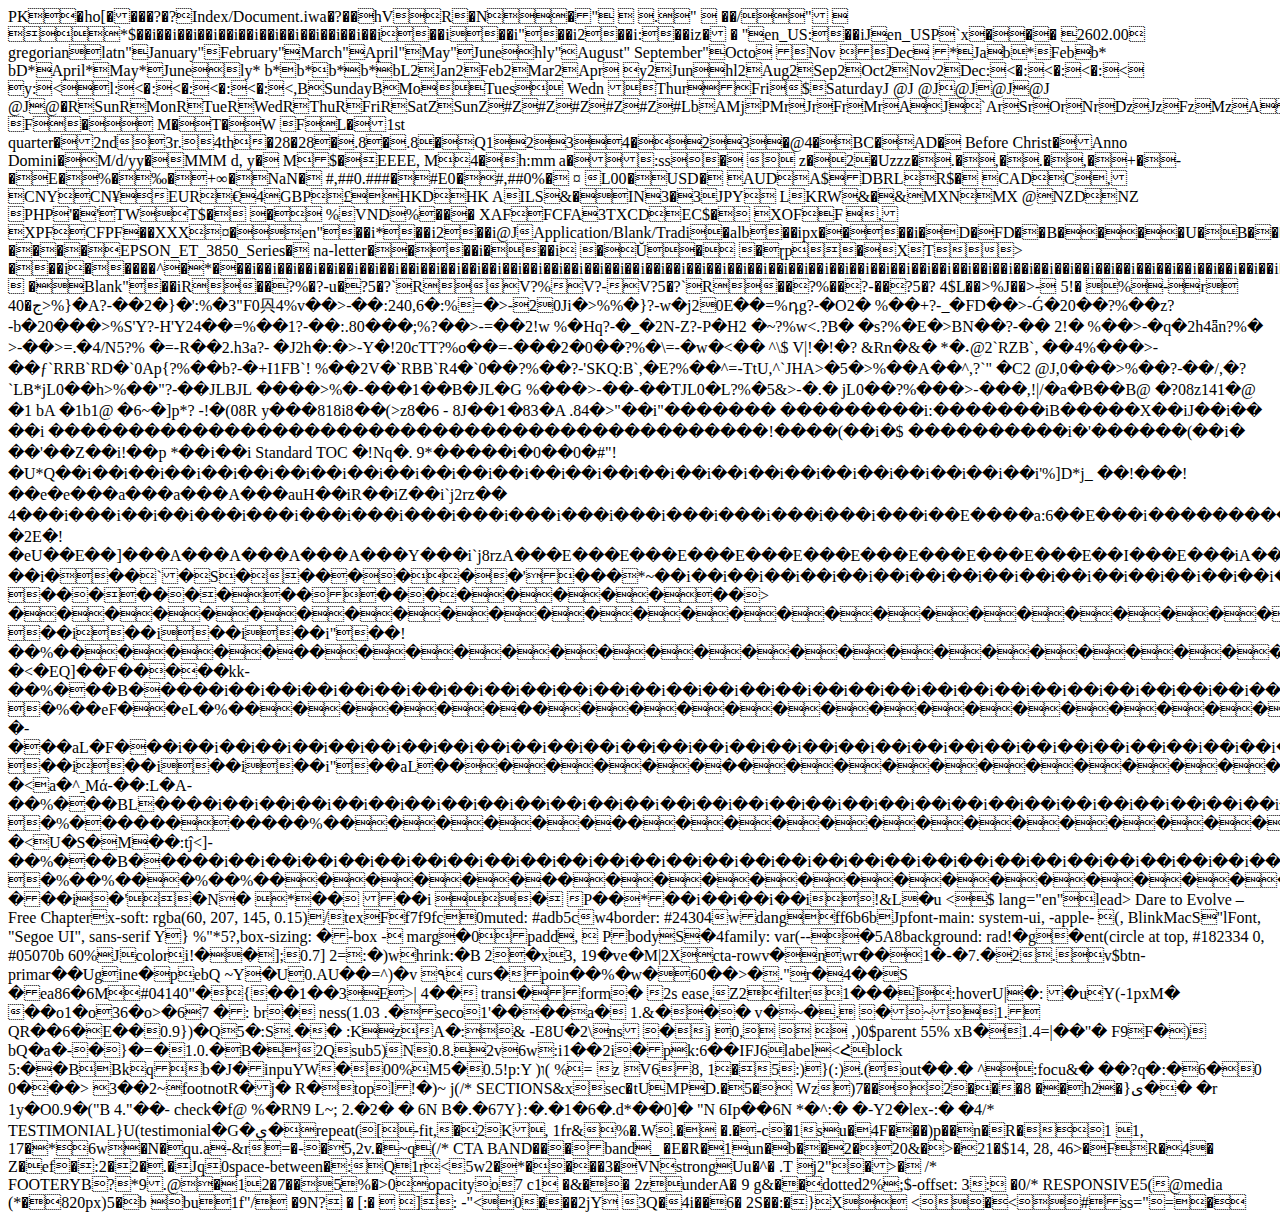
<file: DTESell.html>
PK     �ho[����?  �?     Index/Document.iwa �? ��hVR�N �"

."		��/"

 *$��i��i��i��i��i��i��i��i��i��i��i��i��i��i"��i2��i:��iz�
�
"en_US:��iJen_USP` x���

2602.00	gregorianlatn"January"February"March"April"May"Junehly"August"	September"Octo	Nov	Dec
*Jab*Febb *	bD*April*May*Junely*b *b *b *b *bL2Jan2Feb2Mar2Apr
y2Junhl2Aug2Sep2Oct2Nov2Dec:< :< :< :<
y:<l:< :< :< :< :<,BSundayBMoTues	Wedn	ThurFri$SaturdayJ@ J@ J@ J@ J@ J@ J@�RSunRMonRTueRWedRThuRFriRSatZSunZ# Z# Z# Z# Z# Z#LbAMjPMrJrFrMrA J`ArSrOrNrDzJzFzMzA JpAzSzOzNzD�S�M�T�W F� M�T�W FL�1st quarter�2nd3r. 4th �28  �28 �.8 �.8 �Q1 2 34� 2 3�@4�BC�AD�Before Christ�Anno Domini�M/d/yy�MMM d, y�	M$�EEEE, M4�h:mm a�:ss� z�2 �Uzzz�.�,�.�,�+�-�E�%�‰�+∞�NaN�	#,##0.###�#E0�#,##0%�
¤	L00�USD�	
AUDA$DBRLR$�

CADC,
CNYCN¥EUR€4GBP£HKDHK	AILS& �IN3 �3JPYLKRW& �&MXNMX	@NZDNZ	PHP' �'TWT$�
�	%VND%��� XAFFCFA3TXCDEC$�
XOFF ,
XPFCFPF��XXX¤�en"��i*��i2��i@ JApplication/Blank/Tradi�alb��ip x � ���i�  D�  FD�  �B� � ��U�  B���,B�  �?� � � �EPSON_ET_3850_Series�	na-letter����i� ��i
�Ŭ �
�ɽp�XT>  ���i�����^�*���i��i��i��i��i��i��i��i��i��i��i��i��i��i��i��i��i��i��i��i��i��i��i��i��i��i��i��i��i��i��i��i��i��i��i��i��i��i��i��i��i��i��i��i��i��i��i��i��i��i��i��i��i��i��i��i��i��i��i��i��i��i��i��i��i��i��i��i��i��i��i��i��i��i��i��i��i��i��i��i��i��i2					
�Blank"��iR��?%  �?-u�?5  �?`RV?%V?-V?5  �?`R��?%��?-��?5  �?4$L��>%J��>-
 5!�    % -r   40�ج>%}�A?-��2� }�':%�3"F 0㒷4%v��>-��:24 0,6�:%=�>-  2 0Ji�>%%�}?-w�j2 0E��=%դg?-�O2 � %��+?-_�F D��>-Ǵ�20��?%��z?-b�2 0���>%S'Y?-H'Y2 4��=%��1?-��:.80���;%?��>-=��2 !w %�Hq?-�_�2N -Z?-P�H2  �~?%w<.?B� �s?%�E�>B N��?-��2!� %��>-�q�2h 4ǟn?%�
>-��>=.� 4/N5?%	�=-R��2. h3a?-�J2h �:�>-Y�!2 0cTT?%o��=-���2� 0��?%�\=-�w�<��
^\ $
V| !�!� ?&Rn �&�   *�˖@2` RZB` , ��4%���>-��ƒ` RRB` RD�` 0Ap{?%��b?-�+I1FB` !
%��2V�` RBB` R4�` 0��?%��?-'SKQ:B` ,�E?%��^=-TtU,^` JHA>�5�>%��A� �^, ?`"
  �C2	@J,0���>%��?-��/,�?`LB*jL 0��h>%��"?-��JL BJL  ����>%�-���1��B�JL �G %���>-��<JL BjL 0��&?%���>-��TJL 0�L?%�5&>-�.� jL 0��?%���>-���,!|/�a�B�  �B@ �?08 z1  41�@ �1 	bA 
�1 b  1 @	� 6~� ]p*? -!�(08Ry���8 18i8��(>z8   �6  - 	8J��1�8 3�A .8 4  �>"��i"� � � ����
 � � � � �����i:� � � � ���iB� � � � �X��iJ��i��
��i
� � � � � � � ����� � � ���� �� �� � � � � � � �� � � � � � � � � � � � ����! � � � �(��i�$
��� ��� � ���i�'�� � � � �(��i�
��'��Z��i!��p *��i��i
Standard TOC 
�!Nq�.	9*�����i�0��0 �#  " !                     �U*Q��i��i��i��i��i��i��i��i��i��i��i��i��i��i��i��i��i��i��i��i��i��i��i��i��i��i��i'%]  D*j_ 
��!���!� �e �e���a���a���A���auH��iR��iZ��i` j2 r z� �	4���i���i��i��i���i���i���i���i���i���i���i���i���i���i���i���i���i���i��E��� � a:6� �E���i����������Y�PW��i��i��i��i��i��i��Y���i��i��i��i��i��i��i��i��i��i��i��i��i��i��i��i��i��i��i-�2E� !�e U� �E� �]���A���A���A���A���Y���i`j8 r zA���E���E���E���E���E���E���E���E���E���E� �I���E���iA���E�$��i���iA���E� �I���i��]���  �6� �E� �E���i��������2�0��i��i��i��i�B�ش�i��i��i��i��i��i��i��i��i��i��i��i��i��i��i��i��i��i�>��e j� �E� �E� �E� �E���Y���i`�� �I� �I� �I� �I� �I� �I� �I� �I� �I� �I� �I� �I� �I� �I� �I� �I� �I� �r���  �6� �E� �E� ���������:�0��i��i��i��i�B����i��i��i��i��i��i��i��i��i��i��i��i��i��i��i��i��i��i�>��e j� �E� �E� �E� �E� �]���i`�� �I� �I� �I� �I� �I� �I� �I� �I� �I� �I� �I� �I� �I� �I� �I� �I� �I� �r���  �6� �E���i����������&�8T��i��i��i��i��� �c���i��i��i��i��i��i��i��i��i��i��i��i��i��i��i��i��i��i��i**� vb U�f �*� �E� �E� �E� �E� �]���i`j8 r z� �� �� �I� �I� �I� �I� �I� �I� �I� �I� �I� �I� �I� �I� �I� �I� �I� �I� �I� �]���  �6� �E� �E�����������6�H��i��i��i��i��i��i�Q����i��i��i��i��i��i��i��i��i��i��i��i��i��i��i��i��i��i��i6�vb U� �` �E� �; �E� �E� �E� �E� �]���i`j8 r zA� �I� �I� �I� �I� �I� �I� �I� �I� �I� �I� �I� �I� �I� �I� �I� �I� �I� ��i���` �S ��� ����'���*~��i��i��i��i��i��i��i��i��i��i��i��i��i��i��i��i��i��i��i��i��i��i��i��i��i��i��i��i��i��i��i��i��i��i��i��i��i��i��i��i��i��i
������ ������ � � � � ���> � � � � � � � � � � � � � � � � � � � � � � � � � � � � �`��i:��`6G��[7�����A��i�C>���i��i��i��i��i��i��i��i��i��i��i��i��i��i��i��i��i��i��i��i��i��i��i��i��i��i��i��i��i��i��i��i��i��i��i��i��i��i��i��i��i��i
��i��i��i��i"��!� �%� � � � � �� � � � � � � � � � � � � � � � � � � � � � � � � � � � � � �!�<�EQ]��F�����kk-� �%���B�����i��i��i��i��i��i��i��i��i��i��i��i��i��i��i��i��i��i��i��i��i��i��i��i��i��i��i��i��i��i��i��i��i��i��i��i��i��i��i��i��i��i
�%� �eF � �eL �%� � � � � � �� � � � � � � � � � � � � � � � � � � � � � � � ���a� � � � �P��i:;�F�DO�JX�G�/�-���aL �F���i��i��i��i��i��i��i��i��i��i��i��i��i��i��i��i��i��i��i��i��i��i��i��i��i��i��i��i��i��i��i��i��i��i��i��i��i��i��i��i��i��i
��i��i��i��i"��aL�� � � � � �� � � � � � � � � � � � � � � � � � � � � � � � � � � � � � �!�<a�^ˍMά-��:L�A-� �%���BL����i��i��i��i��i��i��i��i��i��i��i��i��i��i��i��i��i��i��i��i��i��i��i��i��i��i��i��i��i��i��i��i��i��i��i��i��i��i��i��i��i��i
�%����� ����� �%� � � � � � �� � � � � � � � � � � � � � � � � � � � � � � � � � � � � � �!�<U�S�M��:tĵ<]-� �%���B�����i��i��i��i��i��i��i��i��i��i��i��i��i��i��i��i��i��i��i��i��i��i��i��i��i��i��i��i��i��i��i��i��i��i��i��i��i��i��i��i��i��i
�%� �%� � �%� �%� � � � � � �� � � � � � � � � � � � � � � � � � � � ��܅� � � � � � � �P��i:��X�QA����F:�H�-���i�'�N�	*�� ��i �	P��*��i��i��i��i !&L�u<!DOCTYPE html>
<$ lang="en"lead>
  <meta charset="UTF-8"�title>Dare to Evolve – Free Chapter</	'J�name="viewport" content="width=device-wH, initial-scale=1.0	zstyleS(  :root {
 4--bg: #0a0f14;0-alt: #121922accen3ccf91> x-soft: rgba(60, 207, 145, 0.15)/texFf7f9fc0muted: #adb5cw4border: #24304wdangff6b6bJpfont-main: system-ui, -apple-	(, BlinkMacS"lFont, "Segoe UI", sans-serif	Y}
%" *5?,box-sizing: 	�-box	-  marg� 0padd,PbodyS�4family: var(--�5A8background: rad!� g�ent(circle at top, #182334 0, #05070b 60%Jcolori!�<line-height: 1.6	�� a�Ainherit	%  J-decora?+: none	B.pageFmaxI�: 1000px	,=D auto5I$1.5rem 1.23rem	$f$/* HERO */)�.herov0display: grid	8  �-template-columns: minmax(0, 3fr)2fr54gap: 2�8  align-items: a;erh�2.�.7 ML!�us!~"9.�!�ar9�135deg,i�$13, 25, 40a�95) 6, 18, 298)�	w(: 1px solidM�	'Px-shadow: 0 24px 60px	ul ,An0.6q�-�%}-left h15�E�,size: clamp(!	0, 3vw, 2.6remy� -Y��!ii,-bottom: 0.790R| span�M�il��r2< sub��8� 1=�2O ��NA�U�283:�  1b� bullets�list-��.bi�z5�Q liTufleu�2�-staru�E� 0%�Q�:� 0.39�  .<0.992r�li%�.ico9���a.|Y. I�uN999�`	F�2  �6�justify-��>�];0.7]
2=:� )whrink:�B  2�x3, 19�ve�M|2Xcta-rowv�nwr��1�-� 7.�2.v$btn-primar��Ugine�pebQ   ~Y�U0.AU��=^)�v	٩  curs�poin��%� w�60��>�."r� 4��S	�ea86�6M#04140"�{�� 1�� 3E>|	 4��  transi�form�	2s ease,Z2 filter1���]:hoverU|� :	�uY(-1pxM�  ��o 1�o36�o>�  67	�: br� ness(1.03 .�seco1'����a� 1.&���
v�~�.
�~ 1.  QR��6�E��0.9}<Z%�MOm_E�]( ,]�2 >) �Q5�:S.� �
:KzA�:&
 -E8U�2\ns  �j	0, ,)0$parent 55%xB�1.4=|��"�
F9F�)bQ�a� -�}�=�1.0.�B�2Q sub5)N0.8.2v6w:i  1��2i � pk:6 ��IFJ6 label<Հblock	5:��BBk qb� J� inpuYW�00%M5�0.5!p:Y	)ו(%=	zV68, 1�5:)}(:).(out��.�
^:focu&�
	��?q�:�6�0 0���>	 3��2~ footnotR�j�	R�topl!�)~j(/* SECTIONS&xsec�tUMPD.�5�	Wz)7�� 2���8��h2�}ى���r1 y�O0.9�("B 4."�� -check�f@%�RN9	L~;2.� 2�
�
6NB� .� 67Y}:�.�1�6� .d*�� 0]�  "N6 Ip��6N*�^:��-Y2� lex-:��4/* TESTIMONIAL}U(testimonial�G�ي�repeat([-fit,� 2K, 1fr&%�.W.� �.� -c�1su�4F���)p��n�R�1
1, 17�*6w�N� qu.a-&r=� -�5,2v .�~q(/* CTA BAND���band_�E�R� 1un�b��2�20&�>� 21�$14, 28, 46>�FR� 4�	Z�ef� :2�2�.�Jq0space-between�:Q1r<5w2�*���� 3�VN strongUu�^�	.T
j2"�>� /* FOOTERYB?*9.@�12�  7��5%�>0opacityo 7	c1�&��	2zunderA�	9g&�� dotted2% ;$-offset: 3:�0/* RESPONSIVE5(@media (*�820px)5�bbu1f"/  �9N?�  	[:�  ]: -"<0���2j Y  3Q�4i��6�2S ��:� }X</�>
</�>
<� <#ss="=�  <!--�--(  <�cl-�-  <div. �  <h1><  >6�</(: A Pathway�pHope Through Sustainable Solu�
s</h1	�<p2| T�  Disc$real sID already working a theld — ���mindset that helps us create a compassionate, s�DLterconnected future.%�</p>M<ul2� �2� <li9%`7�">✓-bi*>Get( One of <emB�em> fre�Tstantly in your inbox.Fc </6� � �See how%�-wo!� s9^.� re restor!�hop!�(oil, water,%�commu�es�� �� �Begin a gentle shift from anxiety	�haosA�clarity,�A.ion	�,meaningful a��� </ul.W>��rrow6X a href="#!�-cA  "��$*u "BCs </a.nOXhttps://www.amazon.com/� -�  -}� -u�p-Striving/dp/B0FMDHJVT9" targ!L_blank" rel="noopene6� "�2�   Or go�� a�!|a�0full book →}82� </div�,Bf�" id="2S?� 31`*K)`�!Xq�</h3:��9subW  E�vi�detailsEl(I’ll send( a PDF copy�4"�$: an invitr!#awake� own role� a.�, unifi���gReplace �M� with�\r email provider’s end=$ (ConvertKfdBeehiiv, MailerLite, etc.)�� <g@="#" method="post2=.�5(2#   <for="f">Firsta#</9� <�type="X	I<6H  %,holder="AlexA�quire$M}  Ʒ %b">E%iaddress�� 	6E�� =2� (you@examplea��� button-+submi�$.�  ��$ :�B��.^0.o:�) muqa._ /	�.�:�?:Y No�m. JusD e�%�%��occa<,l updates on.U���urses	:way�:geta�& d&[  ]Q!</A��]></�	�2e�tT: WHAT YOU'LL DISCOVERuX>
I5 <h2>W4	You�{"�	in.p</h2� p
  .#   �� s�door�� diffe�C
of see�=/�	@one where everyth#is�ied,f\:/
-�T	(choices mat� m Rtha�0 m�g�
iz"�	�	)�*�	&V5E�l2�	�	�8dot">J�	`A 
	9viAc  �nded!�  2	Arf reg�B��: 2=	food, gy	�K	 yB�6
:
��� 7	6�moveD	fear��fragmenժ w �	K	�	�,responsibili�� f�  C�	a��
E!(personal ev�Q s��A�planet��'�a^aPrM
(cal, heart-�*Adeaai��( participat��"H, not�u observe	�roblemFg.�
a~�HY THIS BOOK MATTERS��y This B�	 Me�s Now^x,We’re surr)ed by!( d�-q o!�llap� conflictIndiiw. I-�as�`feel powerless. But behin�noiMpeop|)�%W���quie�buil*�*�
e life,�air harm	� r� c�to� another�?.���^)$shines a l���hes!@&�U4��[	' innerCft�allow�suppor�8 m5IAuaboutaXfe1f	@honest, loving, pQ� steps�	�*B� v�2;^#b P)�$Are Saying:�Heree��78readers describeY0ir experience�8^�!a tA�messag�.�� :.�*%*C.} <�le��'�ݳ  *	.' �2( 8  “A beautifu�� felt guid�.becomᶡ&best ver��of 	lveYY�. h�3q9a� us.”�y	=&�	.� �
">O R%�25 </-&��-f- F�of%�.���i�wisdoe/%ed�
se}��&@	ly���$I finished]��d imAtely�$op�for faMds�>A/ k��-b  we need � now�*�*�� ABOUT DON�� A�:$Don McClurb#0an authox	promoter!).Y��, dedica�to highl�a�wha��aY f&�
�	arm�clean�zjec�-o new� s�� ,'
��� lF toge��His� wea�S"�	*y, sc�|ig0spiritual ins� into i��{ :fx��ͨIHs."Z� ,%�$es�	� w6�sens� purposevtake�	a � c"7+5މ5go h�in�BQLHAPPENS WHEN YOU JOI��W ReceA+Whenh Sign Up2[&X�a:a&Jof6�bZ��^� O&LA���!�ca�	tud&R�	�]
:�!�1�J�� ^� Early �! s� c��s,vkshop��sllab4 vah�dshipA� m��� ^�  A�, ongo��remi)A y�re�
 l|��!�%a{on/r� z&"� ^�
cta� "u	 <*�	S"� >� y�S�3
Magain?]rong>"J	Start�
*LAqZ�)  �.��	���}�A�E|�z%F p?in with�eyes��.���s6��B#�er	5NPrefe�nu ?-F��8�8>O1.b�on A�</a>)^</	�A </mainha</�:>*�
�:|��i

!
(
A
p
�
� � � ��
� � ��
� ��
� � � � � � � ��
� ��
� � � � � � � � ��
� � � � � � ��
� � ��	
��

� � � � ��
� � � � � � ��
� � � � � ��!, � � � � ��
� � � � ��
� � � ��
� � � ��!� � � � ��
� � � � � ��
� � � ��
� � ��
��
� � � � ��
� � � ��
� � � ��A{ � ��
��
� � � � � � � ��
��
� � � � ��
� � � � � � � ��A� � � � � �� 
� � � � ��!
� � ��"
� � � � � ��#� � � ��$A+ � � � � � � ��%A& � � � ��&
� � � � � ��'
� � � � ��(!� � � � � ��)
� � � � � ��*� � � � � ��+
� � � ��,
� � � � � ��-
��.
� � � � � � ��/a� � � � � � ��0A� ��1
� � ��2
� � � � � � � ��3�� � � � � � ��4� � � ��5
� � � � ��6 � � � � � ��7A� � � � � � � ��8
� � � � � � � � ��9�- � ��:
�(�;
�<
� � � ��=
� �(�>
�?
� � ��@
� � ��A
��BA C� � � � ��D
��E
� ��F
�G!� ��H
� ��I
��J
��K
� ��L
� � ��M
� � ��N
��O���P�Q ��Q� � ��R
�S� ��T
� � ��U� ��V�� � � �(�W
�Y
� ��ZaW�[�� � � ��\2]
� ��^
��_�~ ��`
� ��a
� ��bK c�� � � � � ��d
� � ��f
� ��i�o � � � ��j
� � ��k!� ��l� m�� � ��n� � ��o
� � ��	 � � � ��qau rA& ��sA � ��t} u!�4�u2
   :

��iPb�ir$���i��
 )#�N�l 9:`�_�*��i��i��i��i�� � � � �p^���[���[��i�B<$� �[��i/%)�O	c <	c\*��i��i��i��i��i���E�� ��E��eO����l��i"
�Ӂ����9����㺦�;)FA*�'F!F *1��i^I9==0 ��Z ZZ ��� V� !7�Z VZ !��Z VZ ���hVh $A�U�H$*��i��i��i��i��i�E} � � �Ew��Aw ���i#�� Z�  ��� Z�  ���V�!�Z VZ !s�Z VZ  ��hZh $�6e<��i��i��i��i��iׅ� � �Ee �EY �� ���i#�� Z�  ��� Z�  ���V�!�Z VZ !s�Z VZ ����V� $�W��\ <*��i��i��i��i��i��i��
����
��(	�

��i7
�� >6 ��: ��:  �>  �>  �D �� f��D�	w �{�$p"�{"�{ (�lH@H PX `hp x��P�.�en� �en_US����2025-11-15T13:07:42-0800� � � �
� � PK     io[�����  �     Index/ViewState.iwa � �p��i� *��i
��i�O	*��i�$��i��i�%t�  *�
bE �
 �
*	
086B	   J@}@	D@�@P X ` h   "xP5X� � � 
dG�
� �*�f 	f :f $�� �*	�f 	f �.� $�� �&*	�f 	f :f $�&� �/*	�f 	f �.� $�/� �7*	�f 	f :f �7� �C!�085�dEd .� $�C� �T*	�� �2f $�T� �d*	�f 	f �.� �d� �sfd�f�2-2 fhcF�s� �u*�t08��Xf�8�  0�u@���B��<���0�"

'"		 d*��i��i��i��i��i��i
����E0 :dD  DH P X`h p }  �?�YC1 ��<��D �ZD�%TPMacInspectorSegmentIdentifierFormat� ��   ?�4 �� �
�c���i��� � � � ���i� �� ���i� � �    ��J �J��iU
ۭ� `
�-2L$ ����    HPXb Q6F  �!:F �uC�uXb	 ��*�kx�
w��=%���>-m�{?5  �?` 	 %  �@-   	 = E M
U   AX bbF  j4��>%��X?-���>` r0#�y?%��L>-� z0��|?%`�P?-j<E&�	�J-RG �  *$RQ $5��L?=   �PK     �ho['���    #   Index/CalculationEngine-1732611.iwa 	 ��e+��i%� �"


 *��i��i��i��i�
�
	�   ( 
 0JH��� " *,"�������� �
*N  2�. B J �|�����Ԭ� ����	(����  " *�U ƃ -� 9	
b� �q(2��i2��i��i 0�������N: I�h��d�ARAmerica/Los_Angelesj r��i��i�
�*��i
�  �"

 q   * 2
 - : :,R� R  B�. pJ
 R b� j
��ir z � 
�Me � "� !��
!���ʥq!�(��׭�"�� �� j � ��i��0*��i
��i
�l
�檑�޲�
 �ɬ�(��β!�
�1iy4
�   PK     NpW���      )   Index/AnnotationAuthorStorage-1732610.iwa   @��i
�  PK     io[z����  �     Index/DocumentStylesheet.iwa "6 �����i�� ��"5

"*��i��i��i��i��i��i��i��i�B "7 7��i��m��i*���i��i��i��i��i��i��i��i��i��i��i��i��i��i��i��i��i��i��i��i��i��i��i��i��i��i��i��i��i��i��i��i��i��i��i��i��i��i��i��i��i��i��i��i��i��i��i��i��i��i��i��i��i��i��i��i��i��i��i��i��i��i��i��i��i��i��i��i��i��i��i��i��i��i��i��i��i��i��i��i��i��i��i��i��i��i��i��i��i��i��i��i��i��i��i��i��i��i��i��i��i��i��i��i��i��i��i��i��i��i��i��i��i��i��i��i��i��i��i��i��i��i��i��i��i��i��i��i��i��i��i��i��i��i��i��i��i��i��i��i��i��i��i��i��i��i��i��i��i��i��i��i��i��i��i��i��i��i��i��i��i��i��i��i��i��i��i��i��i��i��i��i��i��i��i��i��i��i��i��i��i��i��i��i��i��i��i��i��i��i��i��i��i��i��i��i��i��i��i��i��i��i��i��i��i��i��i��i��i��i��i��i��i��i��i��i��i��i��i��i��i��i��i��i��i��i��i��i��i��i��i��i��i��i��i��i��i��i��i��i��i��i��i��i��i��i��i��i��i��i��i��i��i��i��i��i��i��i��i��i��i��i��i��i��i��i��i��i��i��i��i��i��i��i��i��i��i��i��i��i��i��i��i��i��i��i��i��i��i��i��i��i��i��i��i��i��i��i��i��i��i��i��i��i��i��i��i��i��i��i��i��i��i��i��i��i��i��i��i��i��i��i��i��i��i��i��i��i��i��i��i��i��i��i��i��i��i��i��i��i��i��i��i��i��i��i��i��i��i��i��i��i��i��i��i��i��i��i��i��i��i��i��i��i��i��i��i��i��i��i��i��i��i��i��i��i��i��i��i��i��i��i��i��i��i��i��i��i��i��i��i��i��i��i��i��i��i��i��i��i��i��i��i��i��i��i��i��i��i��i��i��i��i��i��i��i��i��i��i��i��i��i��i��i��i��i��i��i��i��i��i��i��i��i��i��i��i��i��i��i��i��i��i��i��i��i��i��i��i��i��i��i��i��i��i��i��i��i��i��i��i��i��i��i��i��i��i��i��i��i��i��i��i��i��i��i��i��i��i��i��i��i��i
��i
��i
��i
��i
��i
��i
��i
��i
��i
��i
��i
��i
��i
��i
��i
��i
��i
��i
��i
��i
��i
��i
��i
��i
��i
��i
��i
��i
��i
��i
��i
����� � � � � � � � � � � � � � � � � � � � � � � � � � � � � � � � � ���� � � � � � � � � � � � � � � � � ���l � � � � � � � � � � � � � � � � � � � � � � � � � � � � � � � � � � � � � � � � � � � � � � � � � � � � � � � � � � � � � � � � � � � � � � � � � � � � � � � � � � � � � � � � � � � � � � � � � � � � � � � � � � � � � � � � � � � � � � � � � ���E� � � � � � � � � � � � � � � � � � � � � � � � � � � � � � � � � � � � � � � � � � � � � � � � � � � � � � � � � � � � � � � � � � � � � � � � � � � � � � � � � � � � � � � � � � � � � � � � � � � � � � � � � � � � � � � � � � � � � � � � ���E� � � � � � � � � � � � � � � � � � � � � � � � � � � � � � � � � � � � � � � � � � � � � � � � � � � � � � � � � � � � � � � � � � � � � � � � � � � � � � � � � � � � � � � � � � � � � � � � � � � � � � � � � � � � � � � � � � � � � � � � ���E� � � � � � � � � � � � � � � � � � � � � � � � � ���� � � � � � � � � � ����i,
$captions-0-shapestyle-Object C	�*
"r. Title�4!
character-	THhyperlink��i
># 4null��i
Lt-0-categoryaxis_0�-
 4hart��i
(-0-legend�n 
$paragraphS�Q��n" 1�p�\:D  1���r# F �v# 2�ni 3�n# 4��n# 5��n# 6n# 7(n# 8En# 9bj�! �r: 2!� �v# !� �v# i �v# !� �v# !� �v# !� �v# !� �v# !� �v# !� �v# !� �r � �r" � �r" � �r" � �r" � �r" � �r" ���i
�,referenceLin���i
!serie�z �R A[ �R AR �R !U �R !M �R !E��i
�value� �^ ��ڽV 1FV�ڽV1-b��V 1�V �.h 1>a� �r" � �.�BD �V �v# F �v# !� �v# !� �v# !� �v# !� �v# A� �v# A� �v# A� �v# A� �r�! �rE �V �v# !� �v# i �v# !� �v# !� �v# !� �v# !� �v# !� �v# !� �v# !� �r�� �r" � �r" � �r" � �r" � �r" � �r" � �.V 1JV �.� 1.V �R A[ �R AR �R !U �R !M �R !E �.9 1:V �^ � �.V 2FV �.V 2�V �.�
 2�V �.h 2NV �r" � �.�BD �V �v# F �v# !� �v# !� �v# !� �v# !� �v# A� �v# A� �v# A� �v# A� �r�! �rE �V �v# !� �v# i �v# !� �v# !���*�B/�V �v# !� �v# !� �v# !� �v# !���*,B� � �r�� �r" Ar �r" � �r" � �r" � �r" ���*�
 2JV��*�
 2.V �.�A[ �R AR �R !U �R !M �R !E �.9 2:V �^ � �.V 3FV��*�
 3�V��*�
 3�V �.4 3NV �r" � �.�BD �V �v# F �v# !� �v# !� �v# !� �v# !� �v# A� �v# A� �v# A� �v# A� �r�! �rE �V �v# !� �v# i �v# !� �v# !� �v# !� �v# !� �v# !� �v# !� �v# !� �r�� �r" � �r" � �r" � �r" � �r" � �r" ��۽V 3JV �.V 3.V �R A[ �R AR �R !U �R !M �R !E��* 3:V �^ ���* 4FV �.V 4�V �.V 4�V �.h 4NV �r" � �.�BD �V �v# F �v# !� �v# !� �v# !� �v# !� �v# A� �v# A� �v# A� �v# A� �r�! �rE �V �v# !� �v# i �v# !� �v# !� �v# !� �v# !� �v# !� �v# !� �v# !� �r�� �r" � �r" � �r" � �r" � �r" � �r" � �.V 4JV �.� 4.V �R A[ �R AR �R !U �R !M �R !E �.9 4:V �^ � �.V 5FV �.V 5�V �.V 5�V �.h 5NV �r" � �.�BD �V �v# F �v# !� �v# !� �v# !� �v# !� �v# A� �v# A� �v# A� �v# A� �r�! �rE �V��*vB��V �v# i �v# !� �v# !� �v# !� �v# !� �v# !� �v# !� �v# !���*B;� �r�� �r" � �r" � �r" � �r" � �r" � �.V 5JV��* 5.V �.�a� �R AR �R !U �R !M �R !E �.9 5:V �^ ���" olumnB defaul�P��i&
drawingline-0-��*
equa� -0-imag��i
> �� 168  �.  26  �.  36  �.  46  �.  56 ��i
�&�!Y, 16  �6 26  � 36  � 46  � 56  �	�movi!J1� �.  16  �.  26  �.  36  �.  46  �.  56 ���"�!BZ �	=%d2#�-A/	:m �.8 :n �. :o �. :p �. :qH��i)
!stickyCommen2�"t#� ܖ+ a����V a� ��+ � ��+ �T ��+ �; ��+ �' ��+ � ��+ �B%"
>�EQ� ��$svgimpo<$ %��%AStablAo<�� 16 �� 26  �.  36  �.  46  �.  56 �٥I�(Cell-0-body���i%
.  c�%(Level1Row@0r'  2	' �zN  3	' �z'  4	' �z'  5	'��i!�.�  footerRow� �FK headerCŧ' �FK 	'K �F$ label./ �n$ -, �n$ -) �n$ -& �n$ -#��(.#pivotBA
ummary)	�'�i'
n, )x���(B)  H.Y	]�'>� 12���:a&�".Y �z' -\ �z' -_ �z' -b �z' -e��:� 1F� �FK Ia)Q� �FK 	']� �F$ B� �n$ -, �n$ -) �n$ -& �n$ -#��:� 1f� �>�F, I� �>�)V� �>� 22� �>�& .� �z' -\ �z' -_ �z' -b �z' -e �>� 2F� �FK Ia6� �FK 	']� �F$ B� �n$ -, �n$ -) �n$ -& �n$ -# �>� 2f� �>�F, I� �>�)V� �>� 32� �>�&L.� �z' -\ �z' -_ �z' -b �z' -e �>� 3F� �FK Ia6� �FK 	']� �F$ B� �n$ -, �n$ -) �n$ -& �n$ -# �>� 3f� �>�F, I� �>�)V� �>� 42� �>�&~.� �z' -\ �z' -_ �z' -b �z' -e �>� 4F� �FK Ia6� �FK 	']� �F$ B� �n$ -, �n$ -) �n$ -& �n$ -# �>� 4f� �>�F, I� �>�)V� �>� 52� �>�&�.� �z' -\ �z' -_ �z' -b �z' -e �>� 5F� �FK Ia6� �FK 	']� �F$ B� �n$ -, �n$ -) �n$ -& �n$ -# �>� 5f���:�F, I���:�)V����"�Tex�B;��z( -? �~( -C �~( -G��zx -K �N(  1F�  �~( � �~( � �~( � �~( � �N(  2F�  �~( � �~( � �~( � �~( � �N(  3F�  �~( � �~( � �~( � �~( � �N(  4F�  �~( � �~( � �~( � �~( � �N(  5F�  �~( � �~( � �~( � �~( ���$��Nam��K �>  �  �>    �>    �>    �>    ����gistb-Nong��i#
 p:	$�: �%1-DBullev ��:!tocentryE��i(
 	*�4  -�'ing ���**�,6* � �.* *u*6* � �.* *I%6* � �= 2B�  Big�� 2B� ��g!n20>P� ��26>'  C]<���i.
&	Q 9>* !<er & F��W0 3� I��� 3B� ����� 3B�enote �$��i$
	.B� L��e	&B�& Dar�<��B� TL=%E �.. *�)�	.e. �.. Bs.. A_ �..  7>w.. Ac �..  8n. Ag �.. B�.\ #��!%? 4=�Lettere�= �=� 4B� �=� 4B�.o g �� 4B.. � �� 5�Numb���� � 6#Harvar���r	AuB�Subt>?��j( 7JDash�]� 8 NE�akina� �9,box>� ΍�oc-�� -IL&_ ��i  *
i n@0:�
��@ ��Mdrop-capF_ �i
 2:��J �2 �N A� �N A� �N A� �N A���iBm
&�A��*�@:6���&��i/
'�0 -���iWA�S�*3B�
,��A*OSHPZ�
 Q
    % -5  �?`  �@2' 	*/N  7"/nX (��C  �@ --x0 8 * 2 : PZ*  "
2  �@� @V@%8 R!;X 60�-,�"

+
/"
4.*��i
>
:�B��-;9Z��h  @A*HelveticaNeue-Light:bU(@P X ` h u!M }(����!����,� � ���H��� � ��fsD� bp.%  B(=`@H P ]$j p x �
%� �{ �� � �� ���$� ��/	<��� � � �-��
#
^	 �� 02�ne-_X > e   �
z  m� m�m  � �Cm  4 X |�CrAd ?�� �  �D u��*F�
*�:E-2��������e���.� ��=
m̩%�N-:9Z�}� 2���������e� xG
�m�/
'
L�Gf�G-\ZX�G@$
"�R�G	; �G�'���
Z�G	2���e� ���.9?% -^���  ��( 08M�W e��r �vf   28�f �p� ��] J] $�� � ��KX� ���� ���I�-w�
63I5n�%n�
Dd)<�
Fill Center�  �Mb�?�q�?!N��?"R -���>G �1   8@J
7, A  pA  �A�$�
Direc�)al Key� �  @?f�  R�4���(��GdH�	��

% R� ���L��B��1x  �
	�Lef�� 	��=f-���:� (�
Medium	��Top 8	b��R?23: A3��  @A3�B=�
%I� Highb� h�t?�<x6� J -fffj4-% H!% ���B�4�4I4  �aI.Lowba� 2�: d�� 1 "�

SoftM+�n�n 0A; H.�!%�nNn ��%.� �nJn���n�n^n *�4�4�4�4�4�4�4�4�4 2������������������:�
�>��J������	@��*
 ��
R
v�<Z6
�A�  B�"�81\�>&(�k�7 ��L�  żEdgez*�fS�?J �* H* �!5�
�r*Jq "N �� 
.�  U;	Z bj}
>	b��jh ry �?�   A�\B� ���� �  �@�x W
�x
:7W"\
 
 *�� �_ 1zW +"� ��)
 b�W	��$��?%��?-O����Rv � l��f���  "� 1�X�r-r 1�r�r�r�r�rZ9r ��� !�t-0&u�_1��a�Bd����Rv ����i[�s1s��R� �s�s�s�s��i�s5s 2FY�A���������� ��s=s 3Fs @�s�s�s�sJs ��s=s 4�s�s�s�s�s ��s=s 5Fs  ��������J� ��s=s 6FsVY	�-�����Rv ��ʲ ��s=s 7Fs��������N� ��s=s 8FsV��%
�%
�%
�%
 ��s=s 9Fs B*��!��!��!�%
�%
:g&�bJ�V� �� ����Rv �����h9r�� 2J���������N��i�s1sJ��s�s�s�sNs ����� 2JY��������N� ��s=sJ���������N� ��s=sJ��s�s�s�sNso��������������ip�s1s�����������q�s1sJ�V�R�����Rv ��ʘ	s�s1sJ���������N�Yt�s1sJ��s�s�s�sNs�u9s��J$
VX���������v�r-rJ#
VrR�����Rv ����Jx�r-rJ"
Vr���������y�r-r�!
R8����Rv �����z�r-r� 
R��r�rRv �r�r:|�r-rJ
�V�V�V�VNV�}�r-rJ
VrRn���������~
��+~
^^��Y
v�+�?.XB��,  P���
Bw�(�
6
 
*�@
 �]B    @@��L�*5c �8  "v�  ��� �H-�O 2/B�':%�3"�7 �B! :j  Bj  Jj  Rj  Zj  bj  jj  rj  zj �j  �n D����� �"�C4�����rE E�? 
�/?08 ��2   2��d 22  ��2 @@ � �z2  ��8d���p� � � � � � � � � �i50�?%$�?-n�Q��2 @.1�*0 �TR��:�T  �TR7BT �_@�	�bT 2� �T  �T��?%�!P ��P%P �Tb� 2P��  �~T ��  �T��.� �T^� 6��� ��jR^ �Rq  � �"4! u&4! �RW  �n �� �� �� � � � � ����� � � ��IŖq�! �TR�m �~T �q �T�� .�  �Tb� ʨ �)�^T ����6��	��v|��K >�� ��ytM>%T�42�@B�� ������������ � � �)^,��E�		�	
�
i�Rm$�
�
�
 �)R& A���  �zR� � �a��	��} .} ,�����>88 �XF�z�C#������������4���>%S'Y?-H'Y>�8�R �R �R  RI�R �R �R �R �R �R �R �R � ����������������R�dʸ
�bT ʸ��n�b� �� �bT �� ��n�^� ����Rq ��������R�m�bT �q��n��� .� �^T ����.�^m�>�O-���������RmB�R& A�ʏ´�} .} V���z��-����������R�R �R �R �R �R �R �R �R �R �R �R ����������������R�dʸ
�bT ʸ��n�b� �� �bT �� ��n�^� ����Rq ��������R�m�bT �q��n��� .� �^T ����.�0�E?%�E?-�E*e�h�h�hRmB�R& A�ʏ´�} .} V��z��-�����������`y?%�;�"tQ�R �R �R �R �R �R �R �R �R �R �R ����������������R�dʸ
�bT ʸ��n�b� �� �bT �� ��n�^� ����Rq ��������R�m�bT �q��n��� .� �^T ����.�f#% @2��h�h�hRmB�R& A�ʏ´�} .} V���z��7���������� ��?%��>�,(]�R �R �R �R �R �R �R �R �R �R �R ��V# ��.��.��.��.��.��.��.6�.R�dʸ
�bT ʸ��n�b� �� �bT �� ��n�^� ����Rq ��������R�m�bT �q��n��� .� �^T ��� �. ��.���6�����ڴ �.RmB�R& A�ʏ´�} .} V�R�z�%B����������0cTT?%o��=-���D&�R �R �R �R �R �R �0��T?%���=-�����R8 �R �R �R � Z���:��:��:��:��:��:��::�:R�dʸ
�bT ʸ��n�b� �� �bT �� ��n�^� ����Rq ��������R�m�bT �q��n��� .� �^T �����:�:�W#�=-�X�#�#�#"�RmB�R& A�ʏ´�} .} V���&S��
N�";F �fB�?�EF��P�P�8@v� mAnz ���J����?� �]^�<�2��� ���8� � ���"K�;Ɔo&�;�ojo@�o� �-�=o^0�Q>�� 6o��5o��9o.1�&Ϥ��U��1��1��1��1��1�1����N1� 1��5n�1��1��1��1��1��1��1��1��1��1��1��1��1��1��1��1��1��1��1��1��1��1��1��1��1��1��1��1��1��1��1��1��1��1��1��1��1��1��1��1��1��1��1��1��1��1��1��1��1��1��1��1��1��1��1��1���R1��"�1�z1�U��3[*�M�>�1��1��1��1�~1����r-r"�r�r�r�r~r��9r�AuB��1��1��1��1��1�D��s1s��R���_��_Rv �ob�ob ��[rF��G.Y ��؀�؀�؀�؀J؀ ��s=s|=.sVqbRp�������� ��s=s;3�s�s�s�s~s�������(.s�uo�uo�uo�uoNuo ���]� kR���Y�YRv �?�? ��s=sJ!k��������N� ��s=s�"k�"k�"k�"k�"k ��s=sJ#k�1��1� � ��|������ � ��
    % -`5  �?`� bl.%  B(=@H P ]$j p x �
 �<� � ��@� ������� ���� � � � 1��i+� �"

+
/"
�X.
 chart-1-paragraphStyle_2*��iP9Z�    @A*HelveticaNeue:�?%  �?-�?5 �(@P X ` h u� }$����������(� � ���^r Nv �r�r��.r�-h +br!^r 0Fs ANs!NBo�s�sRv �s�s ��s=s 1�s�s�s�s�s ��s=sJY ���������J� ��s=s 3���������� ��s=s 4�s�s�s�s�s ��s=s 5�s�s�s�s�s ��s=s 6FsV%
 	"�	��%
�%
Rv ��ʲ ��s=s 7�s$��?%��?-��%
�%
Rv �s�s ��s=s 8Fs��������N� ��s=s 9�s�s�s�s�s �2s��J$
V�R�X�XRv �X�X ��r9rJ#
VrR��r�rRv �r�r ��r9rJ"
VrRn�r�rRv �r�r ��r9r�!
R8�r�rRv �r�r ��r9r� 
R��r�rRv �r�r ��r9rJ
�V�V�V�VNV ��r9rJ
VrRn��������$��i
�'~
{4referenceLine_y��Y
Qf�  �?  ��@2'  ��N 8  ��i���
�series�(�
6
 
*
�@/ 4@@��L�*line�8  "v�  ���  *�S FS  2s�ج>%}�A2� :j  Bj  Jj  Rj  Zj  bj  jj  rj  zj �j  �n D����� �"�8�����/rC� 
?08 ��2   2��d 22  ��2 @@ � �z2 �B�
 
-���p� � � � � � � � � �I�4�?%$�?-n�?n  @@.1 e�~1 �TR !d�T  �TR7BT ���	�bT 2� �T  �T��?%�!P ��P%P �Tb� 2P��  �~T ��  �T��.� �T^� 6��� ��jR^ �Rq  � �" u& �RW  �n �� �� �� � � � � ����� � � ��I�,^�?%<�?-Ԇq�a��! �TR�m �~T �q �T�� .�  �Tb� ʨ �)�^T Τ��I��	��v|�@ -  �>�� ����	?%^�T2����� ������������ � � �)^,  ���		�	
�
i�Bm4 ?`�
�
�
 �)B& �%A�2� aI�P �zR� � �a��	��} ��} X�� ���>�������C#������������ �':%�3"?aB%	�R �R �R  RI�R �R �R �R �R �R �R �R � ����������������R�d���bT 2�f�;��n�b� �� �bT �� ��n�^� ����Rq ��������R�m�bT �q��n��� .� �^T ����.�ytM>%T�42�������BmR�B& �����} %��)V� ����-����������0㒷4%v��>-��::�R �R �R �R �R �R �R �R �R �R �R ����������������R�G�bT �G��n�b� �bT �� ��n�^� ����Rq ��������R�m�bT �q��n��� .� �^T ����.�0q��4%�?-��m�������BmR�B& �����} %�ڴ ����-����������0,6�:%=�>-  q(hR �R �R �R �R �R �R �R �R �R �R ����������������R�G�bT �G��n�b� �bT �� ��n�^� ����Rq ��������R�m�bT �q��n��� .� �^T ����.�0
�:%��>-433�������BmR�B& �����} %�ڴ ����7����������4�$�3%V�R>-r5�>A,�R �R �R �R �R �R �R �R �R �R �R ��V# ��.��.��.��.��.��.��.6�.R�G�bT �G��n�b� �bT �� ��n�^�  @ʨ ��Rq ��������R�m�bT ����n��� .� �^T ��� �. ��.0{W04%��>-�������� �.BmR�B& �����} ar޴ ���%B����������,z�:%Gc�=-$�[>�N �N �N �N �N �N �N �N �N "�N "�N � Z���:��:��:��:��:��:��::�:R�G"�NUT�G��r�^� �^T �� ��r�Z� ����Nq ��������Na�q"�^T �q��r��� �"�ZT �����:�:0�04;%s�7>-�4���h�h�h&�>mV�>& �����} %��h �� �8F�
8Fvalueaxi.;F �n;�?�E�.9?% -X� 8@�a m<=z ��;ZNd ΅<�a�?� �]^�<���na�@bD� � �����;��o 1�S���ono@�o� �zb=o��.��� 6o��5o �2o�
I�$2-category:��A� v}�( 08MAs ecr �M��.�d� ��] J] $�� � �Nd0� ����,eM� �%w ��U�
5weU��%nt�
Default�
Fill Center&�eq��?�?�lH&e "R -���>2  	f1   8@J
, A  pA  �AjKL�
Directional Key� �  @?f�  R�4���(��GdH�	��

%Right� ���L��B��!1�g�
	�Lef�� 	��=f-���:� (�
Medium	��Top Lr��R?Q �A3: A3��  @A3 ��I)��
%I� Highb�h�t?�<x6� J -fffj4-% H!% ���B	��4�4  �aI.Lowb���   �� 1 "�

SoftM+�n�n 0A; H.�!%�nNn ��%.� �:J:���n�n^n *�4�4�4�4�4�4�4�4�4 2������������������:�
�>��J������	@�\R.
 ��
R
v�<Z6
�A�  B�"�81\�>&(�k�7 ��L@&�Edgez*�fi�"?J �* H* �!5.*�r*Jq "N �� 
.�  UQ	Z b�}%&>	Lso	.�S�Qh r|r �?�   A�\B� ���� �  �@�x�8Y �x
 -2-legend"\
 ���W��� 1��3[ 2>�s�Y��sR_�3[�3[Rv �^�^ ��r9r"�r�r�r�r~r �2r�AuB� 1��a�Bd����Rv ���� ��s=s��R� �s�s�s�s ��s=s�G.Y ��Au�Au�Au�AuJAu ��s=s|=.sVqb�������� ��s=s 4e	�s�s�s�s~s ��s=s�(.s��p��p��p��pN�p ��s=s� kR�t�?�?Rv ��ʲ ��s=sJ!k��������N� ��s=s�"k�"k�"k�"k�"k ��s=sJ#k B�L��L��L��L�FL� �2s�AuB~J�V$
R�c����Rv ���� �2r���1��1��1��1��1� ��s=sJ��>�>�>�>N> ��s=sJY��������N� ��s=sJ���������N������F>J��s�s�s�sNs ��s=s���������� ��s=s���������� ��s=sJ�V�R�����Rv ��ʘ ��s=sJ���������N� ��s=sJ��s�s�s�sNs �2%
��J$
VX���� ��r9rJ#
VrR�����Rv ���� ��r9rJ"
Vr�������� ��r9r�!
R8����Rv ���� ��r9r� 
R��r�rRv �r�r ��r9rJ
�V�V�V�VNV ��r9rJ
VrRn����������Z1� 2�1��1� ��:1� �*1� 2F1� ��1��1��1��1�~1�0���>%S'Y?-H'Y!BaVR �JR �JR �JR �JR �JR �JR �JR �JR �JR �JR �J�1��1��~��Z9�~�1��1��1��1��1��1�Rڏ1 ���bT  @��1��Jn�Jb� ʋ2}ybT �� ��Jn�J^� ��G��JRq ��J��Jj�J���a+��3 �5�R�m�JbT �q�J�� .� 1��� .� �J^T ����J.�J^m�>D-���@Bʔ�1��1�1�  B�^y�u���} .} Vcy ↚)#������������0 ��4%���>-���q�R �R �R �R �R �R �R �R �R �R �R ���������������ʚR�-�bT ʙ��n�b� �bT �� ��n�^� ����Rq ��������R�m�bT �q��n��� .� �^T ����.�0��4%(,/?-�'*/T������"�^y�u�} .} V� ㆚P-����������4��=%��1?-��:=W�R �R �R �R �R �R �R �R �R �R �R ����������������R�-�bT �-��n�b� �bT �� ��n�^� ����Rq ��������R�m�bT �q��n��� .� �^T ����.�43'>%�d?-��;��4�4�4.4^y�u�} .} V� 䆚S-����������0E��=%դg?-�O��R �R �R �R �R �R �R �R �R �R �R ����������������R�-�bT �-��n�b� �bT �� ��n�^� ����Rq ��������R�m�bT �q��n��� .� �^T ����.����=�"1�e�������.�^y�u�} .} V� 冚{7����������0���;%?��>-=��:4R �R �R �R �R �R �R �R �R �R �R ��Ʉ�Ʉ��"��"��"��"��"��"R�-�bT �-��n�b� �bT �� ��n�^� ����Rq ��������R�m�bT �q��n��� .� �^T ����ɄɄ0��;%S�$?-�9%�4�4�4�Jh.^y�u�} .} V� 憚�A����������0��4%��(?-���4R �R �R �R �R �R �R �R �R �R �R ����ί�����������ʚR�-�bT �-��n�b� �bT �� ��n�^� ����Rq ��������R�m�bT �q��n��� .� �^T ��������0�g�4%�\?-CEM��4�4�4R�^y�u�} .} V� ��N�� 2���������������N�� ߒo 14j������������������Q�.�� 3���������������n�� �%wN��3-�vU����������������������������������������������������������������������������������������������������������������������������������������������������������������������ƕ� ��XJ�� 3������ �2�d�Cc 3������������ڕ� ��r9r".�{V	\R�_�	\�	\Rv ��^��^ �2r��tB���������������� ��s=s����d��d��d��d ��s=sUG.Y ����������:�� � ��0    �  �?� � ��@� ������� ���� � � � 1��i+� �"

+
/"
�I.
!chart-3-paragraphStyle_13*��iP9Z�    @A*HelveticaNeue:� % - 5�0`@P X ` h u }$����������(� � ���P��� � ��
^v D� bl.%  B(=x@H P ]$j p x �
�s!s���s9s4*�s�s�s�s�s ��s=s 5Fs  ��������J� ��s=s 6Fs @Rs	�?%�O-�?�Y�YRv �Y�Y ��s=s 7Fs��������N� ��s=s 8FsV����?�?�?�? ��s=s 9Fs B*��������B� �2s�
 +b%
 Z%
 2FrV� �� ����Rv ���� �2r�20Fs��������N� ��s=s 1�s�s�s�s�s ��s=sJY �R$
�>�>�>�> ��s=sJ��Y�Y�Y�YNY ��s=sJ��s�s�s�sNs ��s=s���������� ��s=s���������� ��s=sJ�V�$��?%��?-�c�cRv ��ʘ ��s=sJ���������N� ��s=sJ��s�s�s�sNs �2s��J$
VX�������� ��r9rJ#
VrR�����Rv ���� ��r9rJ"
Vr�������� ��r9r�!
R8����Rv ���� ��r9r� 
R��r�rRv �r�r ��r9rJ
�V�V�V�VNV ��r9rJ
VrRn��������$��i
�'3$~
�4referenceLine_y��Y
Qf�#  �?  $�@2'  ��N 8  ��i���
�series�(�
6
 
*�#
�@�# 4@@��L�*line�8  "v�  ���  *�S FS  2%% �`y?%�;?.�% :j  Bj  Jj  Rj  Zj  bj  jj  rj  zj �j  �n D����� �"�&8�����/rC�" 
!�?08 ��2   2��d 22  ��2 @@ � �z2 �B  
-���p� � � � � � � � � �I�4�?%$�?-n�?n  @@.1 e�~1 �TR� !d�T  �TR7BT ���	�bT 2� �T  �T��?%�!P ��P%P �Tb� 2P��  �~T ��  �T��.� �T^� 6��� ��jR^ �Rq  � �"4! u&4! �RW  �n �� �� �� � � � � ����� � � ��IŖq�! �TR�m �~T �q �T�� .�  �Tb� ʨ �)�^T ����I��	��v|�@ -  �>�� ��J% @2����� ������������ � � �)^,  ���		�	
�
i�Rm$�
�
�
 �)R& A���  �zR� � �a��	��} .} X�����>�������C#������������e(��2(�R �R �R  RI�R �R �R �R �R �R �R �R � ����������������R�d���bT ʸ��n�b� �� �bT �� ��n�^� ����Rq ��������R�m�bT �q��n��� .� �^T ����B� ��)?-��L>&������RmB�R& A�ʏ´�} .} V� ����-������������>@=.�> .�> .�> .�> .�> .�> .�> .�> .�> 2�> 2�> ��������������´>�dʸ
2�NT ʸ����N� �� 2�NT �� ����J� ����>q ������δ>�m2�NT �q������ �2�JT ����B�+��>������B�>mV�>& A�ʏִ�} }V� ����-����������4ǟn?%�
>-��>=��R �R �R �R �R �R �R �R �R �R �R ����������������R�dʸ
�bT ʸ��n�b� �� �bT �� ��n�^� ����Rq ��������R�m�bT �q��n��� .� �^T ����B�v>--�L��#�#�#RmB�R& A�ʏ´�} .} V� ����7����������4/N5?%	�=-R��26�R �R �R �R �R �R �R �R �R �R �R ��V# ��.��.��.��.��.��.��.6�.R�dʸ
�bT ʸ��n�b� �� �bT �� ��n�^� ����Rq ��������R�m�bT �q��n��� .� �^T ��� �. ��.4b�h?%{��=-j�3�����ڴ �.RmB�R& A�ʏ´�} .} V� ���%B���������� d�	?%�p=J#R �R �R �R �R �R �R �R �R �R �R � Z���:��:��:��:��:��:��::�:R�dʸ
�bT ʸ��n�b� �� �bT �� ��n�^� ����Rq ��������R�m�bT �q��n��� .� �^T �����:�:��<?%���2�������RmB�R& A�ʏ´�} .} V� �� �8F�
8Fvalueaxi.;F �fB�?�E�.9?% -&��q8@lj m�/z ��;ZNd ΅<!l�?� �]^�<�� ��k �elD� � �����;��o&�;�ojo@�o� ��l=o��.��� 6o��5o �2o�
I�$4-category:��A� v}�( 08MAs ecr �M��.
o� ��] J] $�� � �rn0� ����QoM� �%w ��U�
5w7ob���%nx�
Default�
Fill Center!3�n  q��?�?�� ?�3!S "R -���>2  G �"k   8@J
, A  pA  �AjKL�
Directional Key� �  @?f�  R�4���(��GdH�	��

%Right� ��6f� -�B2x  �
	�Lef�� 	��=��  �:� (�
Medium	��Top Lr��R?23: A3��  @A3 ��I)��
%I� Highb�h�t?�<x6� J -fffj4-� H!% ���B	��4�4  �aI.Lowbaǖ�   �� 1 "�

SoftM+�n�n 0A; H.�!%�nNn ��%.� �:J:���n�n^n *�4�4�4�4�4�4�4�4�4 2������������������:�
�>��J������	@�\R.
 ��
R
v�<Z6
�A�  B�"�81\�>&(�k�7 ��L@&�Edgez*�fi �0w"N �* H* �!5  
�
�r*�� >� 
.�  UQ	Z b�J%&>	q?o	.�S��Sh r�| �?�   A�\B� ���� �  �@�x�8Y �x
 -4-legend"\
 ���W��� 1��3[ 4>�}�Y P��}R_�3[�3[Rv �^�^ ��r9r"�r�r�r�r~r �2r�AuB� 1��a�Bd����Rv ���� ��s=s��R� �s�s�s�s ��s=s�G.Y ��Au�Au�Au�AuJAu ��s=s|=.sVqb�������� ��s=s 4e	�s�s�s�s~s ��s=s�(.s�uo�uo�uo�uoNuo ��s=s� kR���?�?Rv ��ʲ ��s=sJ!k��������N� ��s=s�"k�"k�"k�"k�"k ��s=sJ#k�1��1��1��1�N1� �2s�AuB~J�V$
R�c����Rv ���� �2r���1��1��1��1��1� ��s=sJ��>�>�>�>N> ��s=sJY��������N� ��s=sJ���������N� ��s=sJ��s�s�s�sNs ��s=s���������� ��s=s���������� ��s=sJ�V�R�����Rv ��ʘ ��s=sJ���������N� ��s=sJ��s�s�s�sNs �2s��J$
VX���� ��r9rJ#
VrR�����Rv ���� ��r9rJ"
Vr�������� ��r9r�!
R8����Rv ���� ��r9r� 
R��r�rRv �r�r ��r9rJ
�V�V�V�VNV ��r9rJ
VrRn����������+J1� 4�1��1���^1� 4�1��1��1��1��1�0�L?%�5&>-�.��pbR �JR �JR �JR �JR �JR �JR �JR �JR �JR �JR �J�1��1��1��1��1��1��1��1�Rڏ1 ���bT  @��1��Jn�Jb� ʋ2�JbT �� ��Jn�J^� ��G��JRq ��J��J��J��JR�m�JbT �q��Jn�J�� .� �J^T ����J.�J0�P?%��O>-җ*�H�}y�}y�}yBm ?`F�JB& �?`E�2��"7­J�} ���7�J  >1� ���C#�aV�aV�aV�aV�aV0T�?%K��>-�q(�R �R �R �R �R �R �R �R �R �R �R ��1��1��1��1��1��1��1��1�R�G�bT 2�f�;��n�b� �bT �� ��n�^� ����Rq ��������R�m�bT �q��n��� .� �^T ����.�0�'2?%LU�>-�@D��Mʔ����"�BmR�B& �����} %��Z�V� ����-����������0�p?%ۏ�>-��'q(�R �R �R �R �R �R �R �R �R �R �R ����������������R�G�bT ʳ��n�b� �bT �� ��n�^� ����Rq ��������R�m�bT �q��n��� .� �^T ����.�YN %�3�>-P 3�������BmR�B& �����} %�ڴ ����-����������0��?%�S�>-�Lq(�R �R �R �R �R �R �R �R �R �R �R ����������������R�G�bT �G��n�b� �bT �� ��n�^� ����Rq ��������R�m�bT �q��n��� .� �^T ����.�,anE?%KL?-�P"�������BmR�B& �����} %�ڴ ����7����������0{?%��=-���:�.R �R �R �R �R �R �R �R �R �R �R ��1��1��1��1��1��1��1��1�R�G�bT �G��n�b� �bT �� ��n�^� ����Rq ��������R�m�bT �q��n��� .� �^T ����1�1�05�L?%��>-��������ڴ"1�BmR�B& �����} %�ڴ ���%B����������0�??%��?-gXi:hR �R �R �R �R �R �R �R �R �R �R ��1��1��1��1��1��1��1��1�R�G�bT �G��n�b� �bT �� ��n�^� ����Rq ��������R�m�bT �q��n��� .� �^T ����1�1�,mR?%�q%�� ��������BmR�B& �����} %�ڴ ��N1� 4�1��1��1��1��1�N1� ��o&�;�1��1��1��1��1� �2o.1� 5�1��1��1��1��1�n1� �%wN1�5-w�m�1��1��1��1��1��1��1��1��1��1��1��1��1��1��1��1��1��1��1��1��1��1��1��1��1��1��1��1��1��1��1��1��1��1��1��1��1��1��1��1��1��1��1��1�R1� � ��Ldium Center�
Fill     %  �?�?  "R -���>2G �1   8@J
0@�  @A  �A%hL�
Directional Key� �fff?f� <Z6
�A�  B��<1\�>&(�k�7����L@
8�

Edge Rightb� �f15�! �!5J -��L�5HB  �!5  !�  �
	�Lef�� ��  �:�  UAZ bQ
Q6  -!� 5`E;  �@2'  	�%UN h r }B�   A�\B� ���� �  �@�nЈ���i
�' x
chart-5-legend*��i��\
 E� *��  e ~� $1��i+�	�,�"

+
/"
 .
 �<paragraphStyle_0	�P9Z� a�D@A*HelveticaNeue:!$��?%��?--(@P X ` h u!' }(����!b����,� � ���H��� � ��%�Rv D� bl.%  B(=`@H P ] j p x �
�u �{ �� � �� ���l� ���� � � � 1��r9r 1�r�r�r�r�r �2r ���!Z� 1��A=�0.d����Rv ���� ��s=s��R� �s�s�s�s ��s=s 2FY �R��s�s�s�s ��s=s 3FsV>�s�s�s�s ��s=s 4�s�s�s�s�s ��s=s 5Fs  �Y�Y�Y�YJY ��s=s 6FsVY	�-�����Rv ��ʲ ��s=s 7Fs��������N� ��s=s 8FsV��?�?�?�? ��s=s 9Fs BN��s�s�s�s �2s�bJ�V� �� ����Rv ������.��� 2J���������N� ��s=sJ��s�s�s�sNs ��s=sJY��������N� ��s=sJ���������N� ��s=sJ��s�s�s�sNs ��s=s���������� ��s=s���������� ��s=sJ�V�R�����Rv ��ʘ ��s=sJ���������N� ��s=sJ��s�s�s�sNs ���&�J$
VX�b�b�b�b ��r9rJ#
VrR�����Rv ���� ��r9rJ"
Vr�������� ��r9r�!
R8����Rv ���� ��r9r� 
R��r�rRv �r�r ��r9rJ
�V�V�V�VNV ��r9rJ
VrRn�����������+ ��+~
k(,referenceLin"N+��Y
v�+ �ʶ,8  ��i���
�series�+4���
6
 
*+
�@t, 4@@��L�*line�8  "v�  ��� �H-�. 2c,4bE�>%f�>-d�>�, :j  Bj  Jj  Rj  Zj  bj  jj  rj  zj �j  �n D����� �".8�����/�-R
  C;/ 
�+?08 ��2   2��d 22  ��2 @@ � �z2 �B� 
-���p� � � � � � � � � �i54�?%$�?-n�?M��2 @.�0�*0 �T^i6��T  �TR7ڏ1�	�bT 2� f��1 �T��?%�!P ��P%P �Tb� �� �~T ��  �T��.� �T^� 6�����jR^ �Rq  � �"4! u&4! �RW  �n �� �� �� � � � � ����� � � ��IŖq�! �TR�m �~T �q �T�� .�  �Tb� ʨ �)�^T ����4��	��v|�@ -  �>�� ��,n��>%�F?-�5.�  �� ������������ � � �)^,  ��H�		�	
�
 �
�
�
 �^y���
�>R� � �a��	��} .} ,�� ���>8��憚)#����������0��>%�� ?-a		�R �R �R  RIIR �R �R �R �R �R �R �R � ����������������R�-�bT ʙ��n�b� ���bT �� ��n�^� ����Rq ��������R�m�bT �q��n��� .� �^T ����.�0�,&?%Z�0?-?�<�;ʔ����R�^y�u�} .} V� 熚P-����������0�3'?%�+?-�g/q�R �R �R �R �R �R �R �R �R �R �R ����������������R�-�bT ʙ��n�b� �bT �� ��n�^� ����Rq ��������R�m�bT �q��n��� .� �^T ����.�0 X?%8�]?-��b�������.�^y�u�} .} V� 膚S-����������4���=%���=-1��=? �R �R �R �R �R �R �R �R �R �R �R ����������������R�-�bT �-��n�b� �bT �� ��n�^� ����Rq ��������R�m�bT �q��n��� .� �^T ����.�0/�>%��>-�ѢZ+������.�^y�u�} .} V� 醚{7����������0�a?%)�?-K���R �R �R �R �R �R �R �R �R �R �R ��V�" �h.�h.�h.�h.�h.�h.�h.6h.R�-�bT �-��n�b� �bT �� ��n�^� ����Rq ��������R�m�bT �q��n��� .� �^T ��� h. �h.0ʳ:?%�+C?-~�R�����ښ Nh.^y�u�} .} V� ꆚ�A����������0��H>%�H>-J�H��R �R �R �R �R �R �R �R �R �R �R � Z� ��������������6�R�-�bT �-��n�b� �bT �� ��n�^� ����Rq ��������R�m�bT �q��n��� .� �^T ����::0i��>%���>-	���������.�^y�u�} .} V� �� ��E�
�Evalueaxi.�E �vA�?2E�.9?% -�!��8@q m�<z �;ZNd ��;Pq�?� �]^F<��4r ��qD� � ����u;�o&t;�ojo@�o� ��r=o��.��� 6o��-o��	I �ytHJ
"
Nonecolumn-sTt-defaultjd	Z"�t0( :
J Z `us���H �[<�
�
&drawing�H-0-�tcZb
 I�^�Ω3�F<" * 2 : PZ ��!�v 
equa]x-0-imag2� Z\�>^� 6���D� " �%7��
�V� ��� b� r�@���G ��@?0 8� �2�  �� 1NL ��� �� � \v?�2� .� 2N� ��ށ ��H A -333�HA? �b�  3Ҿ �fI��? �b�  4r� 0�s?%��w?-�jv�g�� Z�  p!| @ 2| �2�  �]� 5N� �
gr7Kξ PBFormal Shadow��\|ʒ��i��4�*��i
�
��shape�)��
Z���j��Y��
Z �} �#O�@��} �@R��i60"�{ ς�xT*��i
+
Bodytext-20&�{% -  �.�{ 0�sq�sq�sqp��{N�{(����i:�{�~s 1zs0&�<%�5.?-�U�A% ?�sbs�2�  �m` �y` 2N�  �a` [�=0c.n?%�	>-�IS ._N �F$:Chalk2�� ~�  �~�  3z� ^~	@@�� �� n�  �2� JN 4N� �N0^��>%@�?-������z� �~�  5z� ��o   %o�:�}����	��v���.G s�movi�.�ZS
v��D�^�  1� 	��S���2	 �	%-2F� Z��N r" T�	�@ "�S�2; z9� 3N�  Z��J�$"���>�2B �=B 4F� Ze
c�^-�E
	Head�	 se:�2�  �� 5N�  i��
��
�(?6��.�	 њ�	(
D�"D�R��K�R|�M[�M[Rv 1^ ur�	���?p�P� AJP�.�	 "T��2� �*��i
�E+%-0F�Z|�OR�  �)F)E�"Z* "�V(8 R��iX 6*# ֚l$+
Label$32>$?9Z�*�� 2��-Me����RU�v�vRv Av p�� 8*�� �����^q �Bq �:qJ+:qw"?�SM	�q�qUq �Iq �2� ��q5

ES Dark!Iv 3Rv#�{R��{�{Rv � �{�{ ʂ{J�Y{0�0�>%��Y?-~�[�{�{6{�B� >�J��R��� �� ���B� >CJ���~?%w<.�C  ��� �� �C�B� >�J��0y�?%�r�>-��!�'�'B'%�6�2' ͚'@)!stickyComment-B�N��VReR�����R�P�.�&T�6��.	��=�/B.�PA���䀊��=Z=n� ���^�8.� `��������Z� ���^�..� p��������Z� ���^�J�o ���������Z� ���^�JXn ���������Z� ���Z�N�� ���������Z� ���^�J� ���������Z� ���^�J� ���������R��2�4�*��i
�
">�0.5Z�")(� �uz��e�U�)vM�%  En ��go"Z�X  D ����i"T# ^'0.
svgimpor�%B"�Z

 "� �����)�.�(�=�tabl�.l?Z�=Ee��u?% -� �����v�33�>.�n�KrE�S  nL�S  ?�� �� �� ��  �� �� �� ��  /�� �� �� �� �������� �������� �� �� �� ��  �� �� �� ��  �� �� �� ��   �� �� �� ��  �� �� �� ��  �� �� �� ��  ,�� �� �� ��  �� �� �� ��  �� �� �� �� 0��ެլ �ج�6R� �`�����} @�SB�}Reڼ�C�T .T �C�T .T �}�T .T rVT   Ҥ �Q}VT �`�}�T .T  �r� ��  �rT ��  ��T JT  ��T JT  ��T JT  ��T JT  ��T JT  ��T JT  �rT   ��. ��T JT  ��~V�֨  ��T JT  ��T JT  �zT �� ��T JT  ��T JT  ��T JT  ��T JT  �rT ֔ ��T JT  ��T JT ��V��� ���T .T �IVT .:�MB�I>7�4�*�T ���T .T �I�T .T  �x��T .T  �zT 6�71b%zb  ��T JT  �zT �7&<�L �zT �� �^��T  �z� ��  �zT Ψ  ��T JT  �zT ��  �~T �RN �zT �P��^� 1z���w?%-��"5D��������������������������������������������������������������������������������������������������������������������������0��	?%��?-����@�S.�{b� �&� -f.��T &�J(0�T &��T T���� ����.���� .� ��T .T ��� .� ��� .� ��T .T ��T .T ��T .T ��T .T ��T .T ��T .T �^��U��T .T ��T .T ��T .T ��T .T �^T ���T .T ��T .T ��T .T ��T .T ���.���T .T ��T .T ��T .T ��T .T ��������������^�Α��T .T ��n��� .� ��T .T ��n�^���&�V �T ��v�V� ΄	���.��b� 2������������������������������������������������������������������������������������������������������������������������������������������������������������������������������������������������������������������������������������������������������ �b� 3������������:� � ��,%    Q
 -
85  �?`33�>  �@2' 	*/N  �S FS  �
�X FX �� �� ��  /�� �� �� ��  �� �� �� ��  �� �� �� ��  �� �� �� ��  �� �� �� ��  �� �� �� ��   �� �� �� ��  �� �� �� ��  �� �� �� ��  ,�� �� �� ��  �� �� �� ��  �� �� �� �� �0�������HelveticaNeue���� �4��	?%��?-���>��ƽ�	T��?% -T  �T �	T� % -�T  ��T JT  �T��� � �T��.� �T�� .�  ��T JT  �T�� .�  �T�� .�  ��T JT  ��T JT  ��T JT  ��T JT  ��T JT  ��T JT  �T^� @�@�T JT ��@�� .�  ��T JT  ��T JT  �zT  @ʐ ��T JT  ��T JT  ��T JT  ��T JT  �T��.� ��T JT  ��T JT  ��T JT  ��T JT  �T��2�.� *b  ��T JT  ��T JT ��@���� � ��T JT  �T^H ��� ��T JT  �T�P.P �T�� .�  ��T JT  �T�� .�  �T^��� �TjNt�T  �T  �HuH �T �R� ΄	 �T�L.Lt��i�. �=
table-4-LStyle*��iP?Z�=]��w?%-��v�(������������ ?��������������������������������������������������������������������������������������������������������������������������������������������������������������������������������������������������������������������������������������������� �b� 5z�0��t?%��y?-��x����������������������������������������������������������������������������������������������������������������������������^��"7�=���>% -&�= ��L�=J�T T~�=�� ~�=�T ~�=�P~�=�T ��=β=�P~�=�� ~�=�T ~�=�� ~�=�T ~�=�� ~�=�T ��=��=��=��=��=��=��=��=��=��=��=��=��=��=Μ~�=�T ~�=�T ~�=�T ~�=�T ��=��=��=��=��=��=��=��=��=��=��=��=��=��=��=޲=b ��?��=n�=^� ��=��=�= ��i
��=?
�=(Cell-0-body.�=<Z
 @ J  �@BM @A? @A?@�2P a
%.P @categoryLevel1Row>Z6
	>;T?% -O fr  ��r  2Nr �1K?% -�r  ��r  3Nr �[B?% -�r  ��r  4Nr S�9?% -�r  ��r  5Nr ��0?% -�r  �2r D
".: footerRow�� �2U B�,headerColumn6X Q���\?% -�j �2r  ^>� 	rB� o0�V>?%��@?-�&@�o  �vo label�m}m ��o �jij ��o �gig ��o �did ��o �aia��.�f
*".apivotB��ummaryiB���u?% -� �2w c
'nw NLX�d?% -�t  �2t h
,$Bt  H.�	�B� ��F�j� �2y :O 1�O �2P :� 1�O��u?% -1;jO ��r R��k?% -�r  ��r R��Ga?% -�r  ��r R�=
W?% -�r  ��r R���L?% -�r  �2r :� 1^Oш��l?%-��joj� �2o  G6�	 1���S6izP
 �2X B� zO�J��"2NWn�  �vo zOac�m ��o �jij ��o �gig ��o �did ��o �aia �2o :O 1�O�JB�Jn� �2w :OFw NO_�f?%-[�e�� �2t :Ot�OV jV �2y :O 2�O �2P :O 2�ONO ��r ��i� ��r ��i� ��r ��i� ��r ��i� �2r :� 2�OBO �2o :O 2���O �2X B� zO���>%��X� n� �vo �O>O ��o �jij ��o �gig ��o �did ��o �aia �2o :O 2�ObO �2w :OFw �O�O �2t :Ot�ORO �2y :O 3�O �2P :O 3�ONO ��r ��i� ��r ��i� ��r ��i� ªr ��i� �2r :� 3�OBO �2o :O 3���O �2X B� zOxX��>.l[nO �vo �O>O Ğo �jij Şo �gig ƞo �did Ǟo �aia �2o :O 3�ObO �2w :OFw �O�O �2t :Ot�ORO �2y :O 4�O �2P :O 4�ONO تr ��i� ٪r ��i� ڪr ��i� ۪r ��i� �2r :� 4�OBO �2o :O 4���O �2X B� zO��}?%��-�  �{nO �vo �O>O ݞo �jij ޞo �gig ߞo �did ��o �aia �2o :O 4�ObO �2w :OFw �O�O �2t :Ot�ORO �2y :O 5�O �2P :O 5�ONO �r ��i� �r ��i� �r ��i� ��r ��i� �2r :�$ 5^Oz� �2U :5 5���5 �2X B� Z5z�  �2U :� 5�B ��o �6i6 ��o �3i3 ��o �0i0 ��o �-i-��jW$ 5�R'In�	 �2w :Fw N0T�c?%fzh?-b�g� �2t :t�J$6��i0�Xi,�"

+
/"
4.*��i
&"�$Text-0V�89Z�     A*2Ly-Bold:b��(@P X ` h ul! }���i������� � ��y ���y(� � ��,9B�nD� bp.%  B(='@H P ]$j p x �
�o �{ �� � �� ���|� ����i�� � � � 6���F������������� ���F�����������������B������������� ���F�*���������� �2� �ޞ 1^� ��� 6�Medium������ ��r� ���F�2����������� ���F�2����������� ���F�2����������� ���F�2����������� ���)� 2���������� ���F���������Ҩ ���F���������Ҩ ���F���������Ҩ ���F���������Ҩ ���)� 3���������� ���F���������Ҩ ���F���������Ҩ ���F���������Ҩ ���F���������Ҩ ���)� 4��R����Rv 2� 8*���F� *� ���F�ʨR�������� ���F�ʨ�������)� ���F�ʨ�������)� ���F�ʨ�������)� ���)�Z�) 9����H>% - 5& `� � lBv ��ڨ ���F�ʨR����Rv ��ڈ ���F�ʨR�������� ���F�ʨ�������)� ���F�ʨ���������ex ��- �
�
6
�-(Name-0-shapE� Z �RZSr����ΜPZ2R�Y�~�  1Z� . �� ��  �~�  2Z� . �� ��  �~�  3Z� . �� ��  �~�  4Z� . �� ��  �~�  5Z� . �� �� 9��i3"f2 ׆�*��ii2(*
Titletg2$paragraphs� -�U, m2 ��m2�m2�m2 tVm2 �m2 �~m2���i.q2��O� ��4�
'
Bullet%j1-list)e	-fX> e]tQ?�  m83 m  Am  � �Bm  4 X |�Br�Og3��� � �•� �49��A� �-c �"	

[5\5 	*]5$�
+
TOC �5ing 1-�tocentry%�-�:Z��-`A*6����-��-N�- vV��`50A�	
  �CZi5.� 9�2� ڦ�1
-� )� 1>�  1-��� �������Z 7��: 7 �&�6.�G�� 9�2� ܦ�3
	1t 21� 2^� 2F� �������F�@�  @�~�8 V�&�9�2��:f:�=� 31� 3^� 35���n�
ף<�':6':�V�m($���?p x-:^� @���A-:a-�2�4���>%���>-���>��2`��z:u~)� e~ �2� ަ~5
q~Red1� 4^� 45���	j�4ǟn?%�
>-��>=�����Rv 2N6<-�*<^�: 2<:���2�	�
/

�	 Big 2B�	-jN�	颋?� �	 @�	 ��	 @�	 p � � ��	A�A��	� � ��		0�	 ���	&�	 2�	 2��	��	��	~�	@A.�  r?֭	6��.< ᆛ�@$1
Caption��26>� �~���@ ��@��@ wV��J( �
��eBZHB�@ �2� 욘?
�0er & Fvk&J29>�:( �� 9&$ @������ y��5����f�:���i"��2	
%
Imag�W 3�D-oX>  e�� �?   �? ��� � �� �9��E�E 3�E 3�E�E�E~E ��E�E �2����E6
��note$i'B�!  Gm5�� 0������ p����r�Fq�
6�2� ߚ>;
T�  � 11�Bp2& F��:�:�:p�H �X @"X��H �2� 侖}k9� 5>�)�&5��v	v	� J� J� J� J �2��1)u 2q1B.�&%"�  ����������.�K �2��1 31� 7n1&%�1��Ϸu�N�;�;Rv �;vD�QM �2� ��� 41� 8n�&��.A�.A�.A�.A�.A ���!� 51�B;.� 5�i����+��+��+��+�2u ��(Lettered 4*/-hX> e]t�Z  V2 2lg �g � �C&q�&� z x	> � ^ 9��& 4 4�& ���>oS � vf�B�b�b ����� 6��40n* 6m%��.��.��.��.��. �2���
 71�B�.* 75� ��V�
�N*�N*^N*6�����J#Numb�# 5�#-a�#6A�#�#�#  > ^ � �2X8�
)
Harvard�z 6=W-V 	>w X�y�y�yfy0x	x xxxx�� �j�9�2 ؆G!0
Subt�( -�:�( -�*7 ��p�p�p�(�(:F�"&t�2$,�
#
Dash%f 7}!-] >�(X�(�t� @�� � �-~ ��i"X�2
1
Note Taking%R 8=R-YNa x� �Y)Y6o 6g� )U*!cn
 G �r $���i"�1,�*��i
�
�box�1. *Z�
vM�!�Ɣ1Gr"/F�N�4 ��C  �@ -d\0 8 * 2 : PZ*  "
V�18 R�, X(2 צ.+8�
$
TOCtoc-+ -%-defaul��'+�'+�'+�'+�'+��}c�Nb0 
drop-capN_��.1 Q
10 0�40Z b2
0  A2PYA_ ai���?q		 �?1��i+� ��bb�(F� xZa�& *��b���܎Hb	���  ��� ���� ��  08�� ��� ��� ��  �� ��� �X�� �� �?r� �2�  ��F��Zc�-j�^ "� &�Z�R, k��w �wrP����X *j�f���	��y<*��i
��i �D` ��# �, J.�g

Whit`Z72�?%���r � &gJ �2g  O2g 
Red �g�Z9l0��n?%��>-��@�+lR ���G ��(

Italic^Z�2' @

Strikethroug�Z`�2.  �EmphasisW�2) d

	Underline*��iPZXPK     �ho[:��M   M      Index/DocumentMetadata.iwa I  F�EG�V ,"	

 (
&
�	T4��6'%LH�1�Dj>�]���A"
PK     io[�MP�-B  -B     Index/Metadata.iwa )B ��� �U ��"	


*��i��i($6553FA7A-891F-4C25-B3B1-14978E903851 &GDocumentMetadata"  *  P `��M��iAnnotationAuthorStorageAnnN  -1732610".R H���i	ViewState2  ,��o��iD�$Stylesheet*��:
��i:
��i	P Z��i��ǰ����a��ʿ����6Z��i���Ϳ���#���������Z��i�����»�@�������Z��iӣ�Ҡ>��᤯���Z��i������Ӧ�����ږ���Z��i铴��១�����峙��Z��i�����Ņ�������ڸ��Z��i���چ�̠P�ŵℂ��Z��i���󼆢���ʔ����fZ��i������������Ǉ��ZZ��i���唔ä�����ި���Z��i��ଛ���m���Ȇ����Z��i����ʃ�#��ӷ����,Z��i�����查�������ү�Z��i�뇹��Сy��������"Z��i�����������ľ�����Z��i���䬩룽���Ȱ����Z��i��˺��եe���ȣ���&Z��i�����鵠v������$Z��i�������������vZ��iԋ����٥����־��^Z��i��ͦ��ؠX��ퟆ�iZ��Ay\��ϭ�Z�������Z��Ay\�������2���������Z�\��늵�ϣ�����ﲲZ�\���Ȓ����������_Z�E�X�����ɒ�T�鎳��ɬpZ�9\���ր�ץ����̞�Z�H����s���������� �H� ����f��ɓ۔��� �EwT�ň�̈��#�������Za�X���ޕ������顙��; �X`�ʧ�������������3Z��;L����������Ǟ����ŧY �E�L������妫���������Y �YH��������|�˘�誃�� �\�����������������2Z�\�Ɖ�̝١��������(Z�\�������k����ڭ���Z�%{X������#��������GZ��H��Ќ��ܣ��������%� �W\�ʀ���������ͪ��RZ�W�Oٴ�ן��7���嗡��BZ��iɯ�߃���K���ڒ���Z��i���ʅԻ�Z��҆�{Z��![L���������������ޣ� �:\�ձ��籦o��Ғ����Z��A�\ΐ�����������ʌZ�9X�鰆���3���ջ���~Z�9`����ӟŢ����ɍ��LZ���L����������㓼�����!���L���������љˬ����� �uX�����ɰ�S���ە���zZ�u\�폸������ّ����9Z�9D��ɫ��͢���ᨎ��a� �9\�������򺗋��@Z�9X�������?�ݟ�����,Z�D����삧�ј�ȴ��U �U\�����������⧀���5Z�H��������]������A� �H������6���п���� �\ĸڼ�Ͷ���������Z�%<Lݎ��ܴ泌������ǉ�!Z �L��彩�����ψ����!Z ��X����چ��v�ٶ�����?Z�uH�ė�쎀�D������Ɲ�9 �9H�����◦y�٣�����&a`9H�����ʲ�`���ز�ߖ�� ��L����������ሶ��� �LѼ����å������κ��u �u\Ǩߍ����'�Ǔ�����6Z��ABL�򛭭�����ݍ��֏�!A��A�H���Ń����������ٷ� �HĂۙ͡�W���������:��:H��Ǭ��ŧ������ħ����i����Д��ݎߡ��!Z��i����Т��������@Z�%"HÁ���ԯ�k��Ѿ՗���! �%L��̈�Ć���������� �;\����ƶ���ו�����fZ�;�������A� ����֩�; �;H���������ɮĒ甮v �;L�ï���ʥ����������; �;�Ҽ��������ʱՆ�2Z��i�ܬɇ�ס2������Z��!�L����ز����͘䟭�ťW �WH�����ˊ�������� ��L�ʨ���������䕌��!{���i��������F��⌳���YZ��i�Ժ���٠D�������UZ�VL��ً��������ڐ����� ��\���Ѥ���������WZ�H�����۾�����˭���: �H����ů��E����՗�� ���Ц���!�8��������<Z��i�T����9���ɞ���gZ�9H�����䆡�����޵��!! ��L���������Ջ����t �;D���Ȗ���`��������%y �H���ѕ��8���򳕒��![p��i����ɗ�l���ե���Z�9D�����߷�3��ū����e� ��L������릀��������� �;\�Ҁ����������Z�H���������Ě�����: �\����Ҡ���Ҽ����NZ�D����������ևɤ��%# ��L�Ӏ�؅�����������!A �L���ʯ��������Ԥ���v �Y\�ʧ�ƌ�����������jZ�\�����΢���س�ޘ�Z�XL�ۄ����������ɼ�v �H�ө��¢���������e� �YD�����̌�i������%	 �L�����Ϲ�����ꮂ��\����裳�����ӿsZ�uL��㣋������؄����� �;H������������ʰ��T
 �H�坺����2������Լ�: �L�ڴ􀡩�����������l�i����亥T��˯�߮�vZ��L��Æ������඿�W �W������!��a���Ӂ���LZ��i����ߠ�����钇Z��i������Ӡ!���Г���Z��i���ҍ��3����ߓ��Z�����¹��aj��������%� �L󪞷�������������!� �L�����Ϣ��Ǉ��շ��� ���������0��ѣ����"Z��X͢ު���f���ϱ���Z�WL�����ʧ���ȝ�����u ����������߃���ޭZ��i������Ϥ����ʙPZ����H߁��沬����������� ��H�����١�����ĥ�� ��X��ٓ���������Ĕ�nZ�� Ľ����֢�!�޳����! �WD��������\��ώ���E� �H��ʔЊ��k��݂����� �XL���貏��������Ӱ�� ��X�����Ǟ�.���ܪ���fZ�WL���ʺ�����ſ���	e9X�������
��ܩ���:Z�9\���������뇽����hZ�H������Т���ז����	 �H��ԗӾޤA�����ٜ��! �H�������]��٭�؎�� ��L���歊��������뚛� �L������Т�����Ġ���Y �Y\�܀���٤���ԛ���DZ�D��ȗ��ݦ��������� �H��¼��ܦD��������W �Hۖ��عɤU����޳�ѽ!y �%@X�����ֳ� ������υZ�9H�̊�엄�o��ȁ�Ώ�� ��Lý����ȣ���뾿򋽗W �WD������!��滠��2 �:H��⥼��������ˡɝ- �L��ׂ�Ͳ��������ć�� ��H��닖̭�4���ޖ���� �H����ͦ^��������� �H��ړ��ɧT��������� �uL����ԛ������ø���;��aiL���粓�����������q �	L�򬖀̅�����������! �Y
X�����屫j��𝻏��gZ�uL������饻�����ȿ��u �uH���١�Ϫk�������� ��H�㞴��á������ګ�t �tX�ѕ�����s�����Ѡ�?Z�tL�襈��������џ����: �:X������ί4�����Ƥ�hZ�:L������������٭��� ��H��쀈����߷��W �EX�±�������������pZ�9D�е�矪-�������%y��!yD��歉���ȟ��ς9
 ��\��ă�������﴿��xZ��9H����ѱ��`���������� �VLޥ���������������-VX��������y�Ŕ�ʼ��*Z�%H�糖��������Ȋ������t`�ʞ�������������,Z��D����������啫���� �H�а��ܒ���鏐����!=p��i����濆�N�뛏����kZ�9H�Ѓ���#��ў�����A���A�L��ŏ�����������ѫ! �;L����ڳ������ʓ����tX�������1�������Z�9L������ܤ���������I ��X���ԗ��k�管�ܤ�mZ��L����τ���ӹ������� �sD�й�ͯ��g�뒪����� �:L�����φ������Ԛ���� �L�Ԡֽ�ݥ���֠ǖ�ʣ� ��\���ϵ�����ԏ����fZ�uD����߿ݤ[�Ѡ���ï�= �9H����ǓѤc������֕�V��!�\�񇪚�如�����ܰ�,Z�A����І�� �ې�婏��; �;\����� ��͇�����TZ�EDHƀ�������ݺ������� �L����앢���ٸ�ȫ�� �vH����젉������ȑE� �v\������릟��������rZ�vH����ԍ�|��������!���!�H����������į񶘄=�!9\������줭��壅���Z�9X������ݥ'������|Z��L���ހ������Ń����� ��L�ʪȎś����������� �<L��ꟓ�������������0	\��i�棨����#��̱���u�\��񴻟���������HZ�%!H����џڦ���������! �E�X��Ό������¡����{Z�9H��������2���������9 �9D��������C�������� �E�L�����ɦ�����ߴ�י� �%L�к���ݢ�������ؓ�AE �E�D��������J�ݻ�����	 ��H�ܸ��å����샄��4 �:\ُ���ܮ��������·Z�uLͮǈ�뒣��������u �;Hֈ���Σ����Иψ� �;H�ңٌ�����������ȅ� �eiHϷ��⡴�	����줔�#�:����������������� �u\������䦉������&Z�H�������P������х�� �%`Ḋ˫�������ꊤŌ�L�ˬ��ʡ���ۦƵθ��!���A�X����벣m��ڡ�׌�8Z�Xʵ��ü����Ρ����UZ�VL������������Ƹ�з!A ��H����	�������ؘ �\����������Η�CZ�\����ͭ�����ϖ���VZ�uL���昢�����ą�Љ��! �L���ս�䤄������� ��X�񸵟�ۧ}��߮����
Z�uH�������B���Ŗ��9 �9Xǥ���ȥo�������YZ�9Dۊ���Ÿ�6�����ܵ� �\ס��ֺ��������с�KZ�D�횇��ߠI�Ǉ��˾�� �D�����I�Ϩ�簼�� ��X���ߵ���R��������NZ�%Lٮ��ڄ���������͐�!y �WH�����Ӧ���浖��� �;L�����移�灗���ۃ; �;H���ޗʯ�"�����޺�� �H��혮������ε���!� �X���țѕ���������ŵ �;\�����ȼ�����ɭ���Z�\���׭�������릏MZ�XL�ˠ��������ˇ�����v �̟�����D �������� �L�ݙ����������󮢻�� �wH��������U�������� �\�љ��޶�����ޡ̃�@Z�H���������������ۘ� �D�ѿ����c��֤����	 �%�X�������
��՛����$Z�X�������Z����ҷ�� Z�X����䡿�w�������pZ�X���ؠ|����ч�BZ��Hﶔ��ǔ����ꊞ��ׁm �������h��������� �H͋������R�����櫷�a, �sX횭��Ȭ�V������ʞZ�9HȀ������(��ͮ���˲9 �	9T�����ƣh��Ֆ��՞Z�	T�զξ��R����Ⳋ_Z�%�H����ĝţ��������j �sHʒҐô٥n�������!� �H������Ӡ���������X �XL���ڨ������������; �;D��������#��۟����%� ��X����׷��S��������!Z�WL����ܢ��������ܒ�! �:D���¤��O��������v �H���݃�����茕���/��Hㅵ���Ԣ����ؘ��N �H֖����}��ɢ����� �D����ݥm�ݪ�����e� ����ʭ�� ��������v�H�῰�髠���������A� �H������塀�ѫ����c ��X����������������9Z�9\������������ڝ��HZ�%=L�϶��Ι���ᾅ�����!= �WX������ۧS��������gZ�WH莘��ݡp������9 �9X��Τ�ġB�������dZ�H���Ӆ���t��������.
�L�����뺥�������Ѭ�!Z �sH��������T����ۇ�܌ �D��������ǁ׬�˂� �\߄����Ǡ���ⵀ��lZ�H������ء��������С0 ��ְ����A0��������kZ�\ί�����{������Т�Z��L�՗ʓđ���݌������� �;\Ȗ捂�ߥ���҇���[Z�%#D��ƙ����X�َڃ��� �9H�������������޺�u �`ކ��������������sZ��wH���ל�ۡ�����ǭ�! �� ���������O�Ƣ�ͳ� �:Hɶ��২�E���������� �:�Ǌ����p4��ֆ���rZ��GL������Ǥ����ލ���; �;\���������������Z�;H�̻��������ݺ㋊�e �9H��ޒ��դ�������ˢ�# �KD������ƦV�鵈����J �:��ӂ���� ���Ʋ��� ��H���͸���B������Ͼ�!� �;L����������ؗӱ�; �;H�����Τ�a���ؐ�׍� ��\����������˚����7Z�����צլ\������ѯ �;\�����؛����������+Z�%�H���葛�|��б��a����
X��Ԇ�ޗ�~��������	Z�VH����ڂ��O���������� ��L�����������Îд���� �;H�ʮ����]�ϸ����� �\�ה��ȣ�����׳Z�XL�����£����������; �;H��ĵ��ӣL�������؊� �eD�̼��⼢n���������� �%H䡚���Ƥp��⑑ᳯ�V �HÝ���ٓ����ڤ���� �H�ʓ���������Ԑ���� �\��ۏ��Ӥ�����筫[Z�D�գ��±�q���˦�И%� �� ���������,�Őʆ�Z��!�D���ޏ�+����Ƈ��f �9H������̦`�ǩ������!� �%>Lቯ�ۥ����ϣ����Ò� �ED㊓���:�������8 �XD�ҥ��欠!�����ݟ�'# �H�����Ƞ�����ϓ��� ��D������¡��³����' �9D���������������̅R �H�赕���}�ɪۂر��!� �VX�Ȧӧ���/���ϲ�ƴCZ�D��ۦ��äQ���ᢌĨ�� �UH�������|��������!  �% L���Τ�֣����������!  �;H���Ӧ���c���Ԍ����; �e�L��ÿ�槊��ً������ ��X���ɹ���J�������ZυkX��Ԃ����x���ݶ�ߥnZ�sH���±������З���� �%�\�ಃ㔑����ψ૘�dZ��L��욋򚢨���������� �X\�������Ѩ��ܙ^Z�D������ңP��������� �D레չ���m������o �\�����������������3Z��Hݗ���ޔ�>���������� �:���ᡈ�� ,ã�ϠؾZ�%\L������������������!z ��L������У��������ʱY �YD���\�����揻7 �D���ز�ˤ��ϵ�ŀ�7 �%�Dɀ����Σ}�Ѳ�����g �9\����������놯��ǲUZ�H����ƥ|�郪������ �%D������᢯����䃩8 �:\ڒ����¦������ѓoZ�H���˱�ۡ��������Aa ��D���۬���P��������� �9 ��ޤ󢤟 (��Ӌ��
Z�%>L����������������� �;H�����������������+ �L��䊅邧������˻��*XL����Ľפ�����졶�X �%H�����Ë�6������ë�!� �;L�ϔ��������������� �E ȭ��ӯ�������ٿ �<L��֏�ܥ������ڙ��� �<H�򕡦�ߡ������ѓ�E� ��\������ݦ��������qZ��D����ȭ���֣؛��� �:L�����������������FA:\����ݾ����������4Z�:H�Ê͞��q���������!& �:D�傤����t�ߪ��ֈ��
 �:H����㥥K���������A �EX��������Ǉ�����`ZӅ�X�Ҵ��
�˰��خ�Z�r\���ԃ�����������<Z�%\˰��Ϊ��(��������d �sX��ᡢt��������_Z��H�������h���Κ����� �tH�Ï�����Z����ӂ�� �:H�����أg���������� �sX����ͧ5���¨��BZ�9L���Մ����Ũ�����;�!H�����������ͫ���s ��H������������ߖ��'( �:\���މ�����������Z�d��⾸����˰������Z��T����۝��s��ҍ��%Z�%�X������§_��������QZ�r\�􍪧�������;Z�%�L����Ȣ��������Ǩ��A� �H�ƻ�������Ɏ����Q
 �Y\Ӝﾙ´���魍����VZ�\���ߔ�ʡ�����Z�%xXƵ�ԯ���\��ѿ����(Z�9\���������غ��� Z��H����ڈ�w���𻦮��!x �:\�¡沈���������ÿZ�:\������h���ب����Z�%?H�҆�̾����Ѧ����$9D����˖Ϡ"��������9 �9H�����㩧?���������9L��������������^v�IL������������������� ��H�ᗬ�������������	 �X\�綶���������ә�#Z��X�呃��W��͂����Z�9D������ަd���Ђ图%= �sL񷍰Ă�����ʄ��^b�
H��������c����ͬ��mt9\���Ǽ���������ȓ�-Z����������$�����쁑� �;H�������N�Ż������A| �E|L���↠�������Ղ�; �;D��������"��ӷ���e� �HɈ���������ն���X �XL�����֢���Խ�����X ��L\墁�ԩġ���������iZ�%]H����澳�m�ˀ��ߙ�a�!tH�����Ѥ��������≁� �%zH����Σ��8�տ���Ƴ�s �:D���ӹᷡ��������& �%AHб����������Բ� �;H������ȧo��ი����X �D��ͬ���0��֦�¯�%� �\����⌡���䔀���/Z�e�X��������&�ݹ��ݤZ�%?с����� ��Ä޽�޴!] �L����������Ӡ�훁 �L�՘۟�栺�ץ����� �L������ݡ�������£ �L�Ȍ��˺���р�Ї憤a� �%�H�Ǖ�ǝ��h�������v|-D�����漢j����값a� �V�������x�����˴�V �:X������ަ4�ߥ�����AZ�:L⃢�ѹ������������� ��������߁F �����ȼ�� �<L��Ԝ��ݢ����Ʌ�!� �%�H�����ѷ������ԋ� �\����⥣���������Z��D�����̍����Ӟۙ�	 �tH���̓����������%� ����脮�Ag �����䣝�u �eH�����������������	 ��H�ؾ�����_���������!� ͅ9D������
��������'( �9H���ħ��.�鐼���Նs �\��ᛉ�����͵ۍ���\Z�H����������먆�/ ���珣��� ��ɷ���MA�!X���ǖ��r��݉���Z�%>D�ԩ˟�Y��Ԕ�����t �UL��戵�â�����&w,9X��󼱥)����Ҁ��`Z�e�H���ʼ���y���ܕ����A �%vH�����ڇ�����α��� �tH�����y��������!Y �tD�뽑�У(��������1 �%uXѝ��Ͻ�T���Όؐ�Z�UDڈ�҃춠*��������% ��L�����������Ԇ����s �WD�苛����������� ��D��幞��{�ۇ�μ��� �%D�����ӛ����ƣ���h
 �9D��٪����Z��������!� �X�ŏ�������������EZ��L�ڼ���ࠐ��¡��ʵS�7dA��iCalculationEngineB -1*81":*8�/82��i2b82��i2��i��
��
 � � � � � � � � � � � � � � � � � � � � � � � � � � � � � � � � � � � � � �
 � � � � � � � � � � � ���1� � � � � � � � � � � � � � � ���� �
 �
 �
 �
 �< �P � �5 � � � � � � � � � � � � � � � �� � � � � � � � � � � � �� � � � � � � � � �5� �
 �
 �
 �
 �
��1� �
 �
 �
 �
 �� �� � � � ���n �P �
 �
 �
 �
 �
 �
 �
 �
 �
 �
 �
 �
 �� �
 �
 �
 �
 �
 �
 �
 �
 �
 �5 �5 � � �2 �
 �
 �
 �
 �
 �
 �
 �
 �
 �
 �
 �
 �
 �
 �
 �
 �
 �
 �
 �
 �
 �
 �
 �
 �
 �
 �
 �
 �
 �
 �
 �
 �
 �
 �
 �
 �
 �
 �
 �
 �
 �
 �
 �
 �
 �
 �
 �
 �
 �
 �
 �
 �
 �
 �
 �
 �
 �
 �
 �
 �
 �
 �
 �
 �
 �
 �
 �
 �
 �
 �
 �U� �U� � �
 �
 �
 �
 �
 �
 �
 �
 �
 �
 �
 �
 �
 �
 �
 �
 �
 �
 �
 �
 �
 �
 �
 �5 �5 � � �2 �
 �
 �
 �
 �
 �
 �
 �
 �
 �
 �
 �
 �
 �
 �
 ��� �
 �
 �
 �
 �
 �
 �
 �
 �
 �
 �
 �
 �
 �
 �
 �
 �
 �
 �
 �
 �
 �
 �
 �
 �
 �
 �
 �
 �
 �
 �
 �
 �
 �
 �
 �
 �
 �
 �
 �
 �
 �
 �
 �
 �
 �
 �
 �
 �
 �
 �
 �
 �
 �
 �
 �
 �
 �
 �
 �
 �
 �
 �
 �
 �
 �
 �
 �
 �
 �
 �
 �
 �
 �
 �
 �
 �
 �
 �
 �
 �
 �
 �
 �
 �
 �
 �
 �
 �
 �
 �
 �
 �
 �
 �
 �
 �
 �
 �
 �
 �
 �
 �
 �
 �
 �
 ��� �
 �
 �
 �
 �
 �
 �
 �
 �
 �
 �
 �
 �
 �
 �
 �
 �
 �
 �
 �
 �
 �
 �
 �
 �
 �
 �
 �
 �
 �
 �
 �
 �
 �
 �
 �
 �
 �
 �
 �
 �
 �
 �
 �
 �
 �
 �
 �
 �
 �
 �
 �
 �
 �
 �
 �
 �
 �
 �
 �
 �
 �
 �
 �
 �
 �
 �
 �
 �
 �
 �
 �
 �
 �
 �
 �"R �
 �
 �
 �
 �
 �
 �
 �
 �
 �
 �
 �
 �� �"�H��i:
��i:
	P Z��5L�ꄏ����������ڨ��p ��H�����������͹�����'���'\�����軠��������aZ�#2D��°���>��������9 ��D�Ǝ�����L��Ҵ�����*��V\����ּ��V�����ȍҢZ�AL�����٢���������o �Xƣ咢���O��͊��߇Z�WH��������t���нﯭ����tD������ ��ܟ��y��H�ص�����<���əʵԭ: �W\�¢إ�ڧ���������2Z�9L������������������; �%\dͱ����������Ċ��XZ��iWGT���Ы�s�㕎����Z�%�L������������ש���W ��\����ߺƣ��͜�����aZ�%@L��ʼΡ֠��������; �;\���ྦ����������qZ��X�������X��������|Z�WL�����Í�������﷗�W �E(`���Ɩ������ӽ;ʻZ���\�����ҡ\���ą���FZ���)����ǂ�������������Z����ء٦2���Ą���r ��`�����򫧡��򊋠��BZ��V�������,)���ľ����# �%�H���������������$ �XH��ߋ�.��������A���XL���߲�졧��홲����A����X�����ܥ�a��������Z�E\ϩ�����<���괛�Z�t��ɒ���!��������B��A����ض��a0��������.Z�:H��������ٮ�����+ �tL��љ�ǃ�������ٜ=d.:H��������e���������� �:H�׼��Т[���������� �JX޿Í��Ȥd��Ә��ҋ*Z�!`��豥������������'Z��!>H���ʫځ������٨���! �E&X��̆�ʣ8��������CZ�%�aړګ접�������֎`�"^	{���X~���P�U"x�Atile_paper_medgray.jpg" *#ginger/00b_theme/tile6+ �FR�"R�	T4��6'%LH�1�Dj>bullet_circle-blk-resize.pdf" *bullN  l"\��E@6�D)��oSS�}���lt� "n� 	*��^5q����5�H��ia��r��hardcover_�0black.png" *&c1_t%V.  *2 28:@�R��i�V-R�(*��=����f��
��=
	�D��f
��#
�G(
��?% -5  �?`DB+ ���>% -+��fB+ ��?% -+��FV ��?%,-��?5  �?`PK     io[V�g�  �    Metadata/Properties.plist  �      �      bplist00�	
Xrevision\documentUUID[versionUUID_7hasExternalReferenceOrMissingOrUnmaterializedRemoteData[privateUUID[isMultiPage_stableDocumentUUIDYshareUUID_fileFormatVersion_'0::6553FA7A-891F-4C25-B3B1-14978E903851_$546065D7-7681-43CC-99CC-C098705BE98D_$6553FA7A-891F-4C25-B3B1-14978E903851_$E0657731-C108-4FF7-8FF7-47748D6DE89B	_$546065D7-7681-43CC-99CC-C098705BE98D_$546065D7-7681-43CC-99CC-C098705BE98DV14.4.1   $ 1 = w � � � � � �:;bc��                           �PK     �ho[[��i$   $     Metadata/DocumentIdentifier  $       $       546065D7-7681-43CC-99CC-C098705BE98DPK     �ho[[�    "  Metadata/BuildVersionHistory.plist              <?xml version="1.0" encoding="UTF-8"?>
<!DOCTYPE plist PUBLIC "-//Apple//DTD PLIST 1.0//EN" "http://www.apple.com/DTDs/PropertyList-1.0.dtd">
<plist version="1.0">
<array>
	<string>Template: Blank (13.2)</string>
	<string>M14.4-7043.0.93-4</string>
</array>
</plist>
PK     �ho[M!��� �   preview.jpg  �     �     ���� JFIF   H H  �� @Exif  MM *    �i            �      �           �� 8Photoshop 3.0 8BIM      8BIM%     ��ُ ��	���B~��(ICC_PROFILE   appl   mntrRGB XYZ �        acspAPPL    APPL                  ��     �-appl����8�G�m��Oz�/                               
desc   �   0cprt  ,   Pwtpt  |   rXYZ  �   gXYZ  �   bXYZ  �   rTRC  �    chad  �   ,bTRC  �    gTRC  �    mluc          enUS       D i s p l a y   P 3mluc          enUS   4    C o p y r i g h t   A p p l e   I n c . ,   2 0 2 2XYZ       ��     �,XYZ       ��  =�����XYZ       J�  �7  
�XYZ       (8    ȹpara        ff  �  Y  �  
[sf32     B  ����&  �  ����������  �  �n��  " ��           	
�� �   } !1AQa"q2���#B��R��$3br�	
%&'()*456789:CDEFGHIJSTUVWXYZcdefghijstuvwxyz���������������������������������������������������������������������������        	
�� �  w !1AQaq"2�B����	#3R�br�
$4�%�&'()*56789:CDEFGHIJSTUVWXYZcdefghijstuvwxyz�������������������������������������������������������������������������� C 





�� C		��  2��   ? ����( ��( ��( ��( ��( ��( ��( ��( ��( ��( ��( ��( ��( ��( ��( ��( ��( ��( ��( ��( ��( ��( ��( ��( ��( ��( ��( ��( ��( ��( ��( ��( ��( ��( ��( ��( ��( ��( ��( ��( ��( ��( ��( ��( ��( ��( ��( ��( ��( ��(������( ��( ��( ��( ��( ��( ��( ��( ��( ��( ��( ��( ��( ��( ��( ��( ��( ��( ��( ��( ��( ��( ��( ��( ��( ��( ��( ��( ��( ��( ��( ��( ��( ��( ��( ��( ��( ��( ��( ��( ��( ��( ��( ��( ��( ��( ��( ��( ��( ��(������( ��( ��( ��( ��( ��( ��( ��( ��( ��( ��( ��( ��( ��( ��( ��( ��( ��( ��( ��( ��( ��( ��( ��( ��( ��( ��( ��( ��( ��( ��( ��( ��( ��( ��( ��( ��( ��( ��( ��( ��( ��( ��( ��( ��( ��( ��( ��( ��( ��(������( ��( ��( ��( ��( ��( ��( ��( ��( ��( ��( ��( ��( ��( ��( ��( ��( ��( ��( ��( ��( ��( ��( ��( ��( ��( ��( ��( ��( ��( ��( ��( ��( ��( ��( ��( ��( ��( ��( ��( ��( ��( ��( ��( ��( ��( ��( ��( ��( ��(������( ��( ��( ��( ��( ��( ��( ��( ��( ��( ��( ��( ��( ��( ��( ��( ��( ��( ��( ��( ��( ��( ��( ��( ��( ��( ��( ��( ��( ��( ��( ��( ��( ��( ��( ��( ��( ��( ��( ��( ��( ��( ��( ��( ��( ��( ��( ��( ��( ��(������( ��( ��( ��( ��( ��( ���]��۽�������+E���?ϗ�:��Lڝ�w���<k6X�۲AqȠ�*��垟k%����[»��gƊ;�1 rj3V���(�-����^c���f�� �t%O�hB�ŃĞ����-�K)uH|�Iq\ƾ�m�=ȪM�o#}{LV�A������j:~�h��u�7V����"�
pp�J��5�'��)�K�i�fP���oV$\� ��E t4VN��hz;F���ib҂P\Α�]�g�V4�SLՠ7ZU���(d��e@���H�q�@��-�m� K�IRxdI#`���0�5= QPAsmt����ʎѱ�� �J��:2�AA���QE QE QE QE QE QE QE QE QE QE QE QE QE QE QE QE QE QE QE QE QE QE QE QE QE QE QE QE QE QE QE QE QE QE QE QE QE ������( ��( ��( ��( ��( �2���KJ�5�G����Ŧ�凵ѭ��t�cC2GjNd�WH�\�0�P�W�Y~.��_��c��ú� ��h�?��[���.`�O>�%�2�����A|��� ��;�o������h)��U���tW�I��"��!�O?�e9�}	�����i����^8�,�-7�����!����Ѡ��E�K\}�h��bD�?��a�;+f|C���gs]���}Ŭ��pK�ݷ�5m3N����-#k�xo�(�F�wǂ[$�@>�'oa�g��|P����t����JZSyi�C��f+=-n�ܭ��X<���!v��|O�g��-�f�8�:ڷ����Y��X����Q�n ��W�� "�壖�IE_4C��&�A�W������|>�|1i���M=��d��m�짳xg�u��:�	 ���c�7�?�>�G�-�#����{�k���Ʃuukink��BY�xb�w���-�9 ��W��d��o�	���hw����D��_]��+�E����e�Rdu�dI@ 2��*��� g���<���e��� �6�wdt�\^E�ikıydY,� ���}���k���M��@���;K��+K��� Z�g�t�J�u��[-6��K&�y�a�����k�ۯ �N��ZĻ��$Ҵ۽��Δyv7�C4�yA�-�H#;���R �~o�P�c㏇W�n�Eyo��<�������ɟ�i�$� lj�UuKB�,3�����3��W��t���N����v�v�L0�G.�b'����-.<��N���k>�<[��j�h�<&/�G��O�J%���h��dh���+����}[�=����-r��M���o:�Ni��?)�ľ[\Hw"+6 ~?�|��#|�k��>�����G�W��m{P��&��Z���.��/|汆d�	�
����?���g�~�c,דO6��ya��{A9�;idDPه (�+|M����_�4�x�N��V�m�,�o4�kTѦ���y�/��ڗWh����Q�o»O����>|<�$�P�����ӯ���j�)a���̚�����uhJ�r���$���l�ǟ�� ~ݏ�R�c�ڵׄa�F_3L[�mR���o��$�,n�+�P�w���7���#�W��9�3��~!�M����[h����H.�$�@��	�B�?���]�xs����_+J�����m��r�b��;�VM�)yq��l����U#��> ��u�/�4�%��4MGV�$sM���icw��2j�o-���,��H� �\(nh��g������x�ź���� ��e�o�f��?����������$X�_)B`��q�|�~&�7៊�k���K���!>��x�w҄�<EzD�����(��=����	?M�_�� �oxrD�6����O�]�/�$E�*ݮ�nK���p�/��'.͟-_��q�)������6Z����A�K=��:��r��wIms,�	�y�@��le@>�eѾ;x|s��:��o����-N$Q$��-���v�[�W0H�I���@�@ K@Q@Q@Q@Q@Q@Q@Q@Q@Q@Q@Q@Q@Q@Q@Q@Q@Q@Q@Q@Q@Q@Q@Q@Q@Q@Q@Q@Q@Q@Q@Q@Q@Q@Q@Q@Q@������( ��( ��( ��( ��( �2���?��:��|��k�_���N��H��ZB�dr����(����#+�h��ύ�,��)~�~;�%��;SZ�~��cF�F�m�ˉ��1�K�=A[U{�ʀ�ȍ��-�w��I��������z����E�Z�/�<in���]�엚��͹�;x�gp��ôa����F�Gmgq���^����o�Ϩ�����p<4���x�:!8�6r�.��kw7��΅�_�j�p�/庳�i.���8���I��4�7��L�e�@?3�#�P^|z>����4� �_�������_�j&�Q�3��m���h����X��+�|V����x���!�ֹ��/���)�n����ſ�b�e0�-�d��|�ʀ���,P���4M&� @�|!���^�`�]����m�݄I$ik<II`D�EX�
� ���~�XV]_�zE�}*m�͌��nv�N�9��ƛ�� V�W*p0���A� &����>�A�W�>2�����~>�ό|I>�'�;f�� L�4#b58���6�EV���h���y)�F ̪� o���{�]B�ڔZ^�u�A�j��E?٢�X�J�Y�KB���T���+���?5�_T��������V��.4[9n/dYA�F����E|�$��<������]������W��n��<"��o��t�ɣ���y�bb��������v?�s��K�O�ϋ�����q�gG���Ÿ�]>)5�mq�Gb!����R�I�����~jh�úH��Կ�R��0y����l��.~��� ;g���۹���������e���Lԭt� ��Ex�/ce�;٭.Օ�����eյ��6U��H��sZ��9�'O����ᤆ��hd�W���$r����C��W�W��S���sC���I|?����տ�<G���4���Kca��dĚ��'/�մ�Xd=�ċ���O���kpx�U�-o�W��G%Χ�=X�o�m"��V��ӢG��K!��l������I�� ����_��o���2о"�0��MfbH
éZ�i��-�����_ʾJ��FO��?�߂���� xcN��$RA��k�����Gt�Y�~w+�S��ɮ���� l[x��.��V��M>������9�7��9v�H]⍚5!X��2� 4x���~�6i|�|/���[Qk�c��}���g����ycu�v���N\|��S�~�?�!|S�u{��I�8t��M��K�[C"�5ͭ����&�[p1K*凸j>�5��?Rմ�;۽&V��{�#�[I]v��r�B	t�� (�� (�� (�� (�� (�� (�� (�� (�� (�� (�� (�� (�� (�� (�� (�� (�� (�� (�� (�� (�� (�� (�� (�� (�� (�� (�� (�� (�� (�� (�� (�� (�� (�� (�� (�� (�� (�� ������( ��( ��( ��( ��( �2���?��:��|��k�_���N��H��ZB�dr����(����#+�h��ύ�,��)~�~;�%��;SZ�~��cF�F�m�ˉ��1�K�=A[U{�ʀ�ȍ��-�w����?�e��xG����cOxC\�����7Z=Ƶ�\i�L�E
D��&T0� �TFk��\��?�6��O���ۭ�O}c̭n��r��������H��ܠ����}{��Z.�wy�i�I����)&��դqk+����4�0��L�e�@?&n>-�d�-��|�x��Zm���a���m�^&��u�H��]F֖��jP+��}��Tv�d�� ~/hx��m���]N�����Ƴ�j�:���3�0N��ڊC�t�I`�$2	٧��~����#�xOP���� ��՝d�� ��#��um��[�B9[K)*@�0)4ρ4[�+H�}�{+-F�4��h4k8ṱ��E��5�,����wq� �'��%��?h��ZT�8!�<!��G�5[�:��Gu�Ll�g��Ȟd27��9�����{�z����V��hz�����:�M��A�m���#Y������<��r�u��V�Ul)����j��u��#�~����i����h��}��Iu`��U�w�,D(���f9�� (���x��^9��6����3��x�?.��(f�p�$�w.A�; �袊 (������^���|A|�s��R]#KGWcs|�Mr!]�@&y_-�s�@:j(�+����+ω�_������\mͼ�0-m�n�ĸ�q�nG<� r� �Ex�ǟ���[�������<��6�	��
�;�y��S��&��Z��~h!��� ��|uNk�t���f�(�͚���Y-H��cf�w/���Ӛ �֊�b����ok���o��Rլ�t���-7�����j����8m���tV�ܡXa��_Gx{[�Ě��-��,��m��K}F�[+ȖU{y�%�E�C)�����π� j��?�[i��	kW7ڢ]ɤMq�_Y�k	��.�M������C�X�#���ʂk��i��_Τ�	����>Oڼ�$�o��1��0�N���S��( ��( ��( ��( ��( ��( ��( ��( ��( ��( ��( ��( ��( ��( ��( ��( ��( ��( ��( ��( ��( ��( ��( ��( ��( ��( ��( ��( ��( ��( ��( ��( ��( ��(������( ��( ��( ��( ��( ��(�~6_|cӼqs�/Nҵ?��Y�E�$��y�G5��x"c��Q������鷿|x�>1����#xvNtMCM��^��fӬmDztpnm�����½Ć�X+��<3���ڟ��c|�f���=���ΰA,�"�=�4�a㿀��������t|8�|K��/�5C��{o�y����%��_��q�9�� �?��q��~ �����;F�ǅ</w�I�MS\�Ո�F����]7�7�o���u+$��#q��?�� ����	I�#⋫�.������6���]VG��E0B�7��]c�c,��gWD�׆<I��x/L����%�jq�L�j6� h�c����9;O ~Ix�O|%�W�-����;o^xCÚ��蚬�v�4Z��1���(�H ��@e�`��G�\m�F���M��/�C�^
������� ��V�kc�_Q�4�/�ona���Eɹ�H�ne�Q>h���k�l�Fy��?��-��M<`�I��ui���e-�ԗ�$C�����JʡUI'P���=O�E��� ����^!�V����VP�>��=���kD6��a'��w�[�f�7hfI8+>������o���7�:����-�K��/�Ԯ`]=�1b��ʶŦ�NJ7��S®?I���?�$����>��x�F�]ĺ-����h#MZ��@c}�n�E{� ~��?�?o�3��3�����U�_��E�6��B_[�����e�[Goca�����˃:̍!w���}w�:>�����_��Yү%����v���֣u�i�z�r5�ս��g�n�M�WQ�ʑ��k��eX�4jK��$�Fx>���Cyi�X���#�����8Գ $�=(����ox&k/i���k:_�uMW�2i7zc�"Y�1ƚ����Է[��GX���0E#�F=��I��� ^�u/�O�+6� K�u�42��@�{�m/�%G�ѯ�ܤ��s<���K-~��W_�� �</�x�³�y�kV6ڎ�q�{;��XdU`��� y �ꪢ�@T   >��?h�<Y�����4i��7ih,|+�k�A��?"[���H��cʫ#. Ċ��M�o�|I� h��⋨\O�:m�f����]�X�-��0b%��<�a�5���E߃�9��GM�e�;-V?k'Lu���)��/���}��P	$ k�� �I�~7xD� �z_~�:��G�z�@��!�G��[}^ie��c�۽�ua0�r�Y��}��*�}/�����˜yփŐI��o�@�p}2+�	����P�4�"���h.rFz�ڹ� x�ÿ<�|A���q����B�Y#h]��P�̎) �#"�>������f�?�mS�Kk��\����w���ey���mnJy[[^��;����o���x�V�>��gg�&��?_K��Ͷ*�]� Ac�v��?e��!���=��mcN宥������+���� ��c ]=?�����DT��~>�}�'᷀�[�D��+N���/}����MI�bw6�m�"�;F
$�]�Z7RE} �Ʈ�*�g����'�+���k���污h��޺��{�^����5+���k{��ս����"�Hlc��[�z־?�Zީ�m��~�j�����+ŷ7�m���c���D��eq���K��袀
(���a�a|�n���w�:���gk_�&��j�F�4@4�{{mč
�̪]��0� >�����_|��xO�:����&��/2/m.����g<S���%�4�m'�� QEs_��k��W� nO�H�������w����vm�~\nݞ��:Z(��
+��� �|?���zǏ|U+ťh��wpbC,���(�/,�BF��v u��.�*�ɯ����E�K����y-5i%H�)��H�E�e�$b����^O?����Qj�i�T�\�	���V]�I���PW˒�Eg?&W�A�� QE QE QE QE QE QE QE QE QE QE QE QE QE QE QE QE QE QE QE QE QE QE QE QE QE QE QE ������( ��( ��( ��( ��( ��(�~6_|cӼqs�/Nҵ?��Y�E�$��y�G5��x"c��Q�����xG����>��mw�N��k�J�K�j�i7+m�+��v�V�mU��m��q�$�_�U�}��Zb���彠 �ʑ�3�c�#��=Y��E ~0|m��x������>�� ����j7W6����M'�I��/��.�>PǔR�|O�f�a��q�kR�<?�~E��q_^�E���2�[�6��Y���x���3���k�Ѿ&|7[1�7��Ajn����6�/���o�6��������K�ѵ-'Xլlo�&�emss3\��cv!�Ph�������1���g���x�H_I��Q�uo��宍,�q.��DRG��ڣ�7'.�Ɵ�l��"5ߏç�OI���[�W�!��u�la֭���V���{(*�V��b��o��� |d�w�x�ᖉ��u��_�(��U������,D?rl��nB�k����'��f�𞵧kp�I�M&�w�G'�\���� ~w�W��࿍������ߋ��Xx�ĺ���Ȍ�kk6�sk������^��:yp��<��Q��4�Z97^�F�
����Τ�_�u=z�}V-*+�Q��]-�W@��R����rf0?}�|m��7P�I�u�.����Y�k=�1�%�Tq
����"6�7a��e��-�N����oS�t�Z��Y�Ou7S����0w,r>Prs@�<!'Ëo�:f���G��xj�\�uox�Y���O��V����1H-D�gnLV�寘�_e�����oغo����}�kQX���MI�:x�.<��ı�rI��5Gl�$�uq�/Ǩš]�Z��L��Y�w�I��5���t�d	�4�xCZ�.��\�o���n������eĒ#B��FZ �n�o�|O�߳�����|���RU�������Zz�i�\���1����	C\�Z� ���gR�?w5�ޥ�xr?k��6�Wy����wn4�K��ț2!y~v�Fz_Oi:΃�2=OB��մ����h�m������}s_|}��/�>��V�k�]-ai!��濝2B6�!x2rz
 ����>*�+L�S�ú��7�p�ml���B�y.YF�e{#}���s�y�?8�M�p>%��H_ٮ�{��~^x��sw,�uH�O�!��1lL+���b7؍�5�%�����'�gO��~�&����I��{�-L��;�0�s�ZҼ�k-�<9c�ca���_���[Ki)�{�y!UIL��5��́>m��+� ���S��2G�#s�Ě��R�T��aw��\^Ccpu���)ݢ�K{���|q��b����׉|w�k�W����'�� 4� �vF�4�0`�D��2��+��# �,��~�i�2�V�k���]�����smw��u� WF!����hI�?C��j�I�2�ݻ\F�g۶9Il#��¶	�8�P��ƭ/^�G��m����F��Z�a���Xյ�}e����T^hv�y1j��"_��� �'�~��w7����<8|[�Zk��вc�s��Z��}�A�B�q]�������h�Z��u�J�I�W�Ir�d��0��R��@��CW�<,���k:x��?4i��/���p�w��o9یs@?�Q��K���o
4{b��#Kz��-��� kb1��6{�|i�/x�F��|L���?V����?4������[��W�ʭqsg-ډ���%R���y��>(|y�[����)�v�h�ظ��m� {��	l�-"1H�H:�=1X� ��-⯇>�kq�O�h��l�G�K3��$M�>YB�2d� ����̽s�>&�� �4�gT��W���h~$��յ5����/V{`�nd��k�b7S@�a��!����?��k��G�Z��i<��}N}S�f�Νd�m}՛u��f���~�!�vBʏ �Ƶ�x{N�W����an���d��0Ni$*��qɬ��[����{�gL��Y����(�)Y�����@~��Ϣx�;]wN�<��{��P�ҭsi^C���Y����!�c4I+H�p0<��?�߄����k�� ��F�F�υuO&��_�E��^� P�����BڂjL�J����
��񇃴�2R�[�-4��k�.%��(�=��GfcP�p�����w¯x�����Y�w㫋�4;���H?sk5�HҙإH4u�B������o
�`�����J��ٿ�%wm�=3Q���D���Zt�_dG��f�Ɍ,d�����"|D��߀�0�7��x�����u�x�Q�k�SR��Sq�iZtq�}��P��.X��F9?�p���7���W��Y��K6��1��q�!��b��W���}�}���=��V�{��{̖��M�9a9/���@�������jz��/��Ĳ��[�K�*f�/l�%�d��:��Ȓjk"���4����|i�9����Ox��Ku��	����j�S�w����Ί�^	$Iu��煐�Ťu�2��C�3P�I�+T�?�_��s]��-�]B�������%!����g�ՙϙ��\��?��:g¿Z��V����cHі;}�ĺ��6Q��@؏0f�;A�&�?W^�4�m_��3ӥ՛៊n|oo�����I:i�����&?Q�Q)��.C�H�06�����~xú/���S/���_�A��ůg� �VVڭ�v�dٗ���F�_Sx�o�<u�=#���:u�����#���h�{+MJ�n"k�1	����8$
��/�:g�4�/mcMb��m=b�����g������/�,j��g��Ss�� ��C���������{[�.�m�K�O�I�$Ֆm�������$�PkY��CB+G��d����>_�C�����?��luK�n��tK�^g�$�3��N��f�1�w�����׼W��Z��Z.�o��-�-�U��������ʍ�����\w��k��߉��I���#�]���A�q�	���h� zK�_F�1
U��� � ���Kx(��4��j��Q���y巷K�li^rM$��%�̲ ��b��?g�_ź��<{�/�0x��T��%��5ɼ@�B����YJE����[Jq���b���@�G��Wi%� ��kf�)Z�O���5�1��̡�FA9��(���W���ʹ�}4�G�o|Rh�? /u� |+��5�o�{�kic���=R�ǫ_��~|v���+��o�~�>&�?�;y�q��Ʀ��u�6�� ���E42�n�J��
�p�g���ςuk��?�Uս��Z\K�2GČ"���Y�P��I�����<c��	ϦY$R��5:ɬṷ�x �.���'�2��Ēs�
��q[gž :Ξ5h��_m1�v�#w��o9یs@��<3q�M�x5{5�xĳi�s]�r��*�x%qZ7Z��a%�W�P۽�E��"�M1R�\a�.�U�ѓ�Oj �Ec�xE5��,�V�b�g�D{c�fU9݅���~l��W�|R��ׄ-�a⹭�'ou{yb��_Z �-n��\J�4,e��P傰 �诘�+�X�,�&���^y�L�<K���D�๒�_]�g,�D�T��"-�	������7�_|\��5-&���Q�%Ԓ-���-�m�Ŕ����3[��H�h�袼��� |-�x>�ž(��𠼁�^�U�-��&0�y#��*X�\����=B��?�u��k}wZ�,N<?��VO˫Aql��C8���Y'�S1��7,>�����M�Z��ihFM�^�Y�U�ZIܗ�a%i��923(���b��@=>���v��<� 	��}o�}4kZF�͢�At�X����s����*�3�h8⽆�����[��R!F�Yd`���,��  I<@Q\֗�Ok�<�!�5�3Pҭw��ַ��k�2��Gd]���0:�m�m������MK�C�&��/d�N�Ø�	��ph�����?|�]x-2d׭|������2xn-��l��L�"�V@�n�ac��1�z��<3�ꗚ����jZq�坽�r�[���X�|� x
 ݢ����� �-�����$�-�ڥ� ���uF�8�,��H>Ύ�ZIǖ*�1�n,@�4W�|V��e��^�� ���k^4�_������4��=8Fnn������c2ƀ���G
����5o�/�Շ��+��Kծ�|Rڔ)j�Goycu�� ������&�mѰVa�$���S�>��'��6�����S��wjZ (�� (�� (�� (�� (�� (�� (�� (�� (�� (�� (�� (�� (�� (�� ������( ��( ��( ��( ��( ��(�~6x{⿉�q�|�-��|D������f[)>t	#�:�I  -�����)�O�~%|0�T���7��� Vo_Q��o�k�q�v-7����Ye�4�'��-Z$�n����
�{�i�lRͨ��k0�ď<��1�|�X�r2ǁހ?3�s�0x"�?�Λ�Ŭd�[�Zxg��}��9 ���4�H|�v<�5o$y���\����_o�<Wk��W�~-���<-|� 	�-��o�q꒲� a�[j4�fh�	���^2����'��7�u��iZ��a��;��{��ޡq��q(O*�Zf�i�"�1|O��.u�լ[O�gK��s���I7lB��w�ʏ�:ּ{�BX/���k�%������=�ZkJ���k`���C�q$��3�Gq�e3�ö���]KF���S�[�ŧ����P�j-�i��Ou�^�y��hт�8�c��y��D�k�� |i��<'�x��t������χ��U�x���k	$��	,��L�pF@<W�Zj:}����Cp�D�b�\42�d�i9G���(�����?��k����_��з�o����A�M��o�X�����eB���7�Ox[�~&��״�}����]_G�ӛI�U�y���p�Ⱥ��$3��֊�9l�)U��䑍~�Q@�<��l�q��㗉/>]_x���[�.�}u����١o��|B�-���
aTy۱��o�<Wk����<>�����������-Ֆ�c�6���m����Q{f6r�j�.���$�?�P���� �H���;O=�����G�N�=�����[��oq:�)��9�C���3�-����x� I}v��v���;ȭ���K��(��)�V|���6����]��|>�������|I����I�-�<�> ���WH����V��y0�4�{����������?�Zf�yi��,�}���{F�k_�z�u�A9�+���v�Im��e�6���Z(�I���h�|q�Ken����΃�
� �"��^�MF�m��,�\$q5���U]gX՜&Eχ_>-�<3o�/�V��˭Y|R�_[J�i�&���0i�J�l2ʲ��y��Yx$����?~�wÞ,�-g������,��M��l<e�2�B-<Q,��m�����(���3	��"`��{w��S>��^���><��-��<r4I��ï}�-dx����=/}���y>NM~�x;������!b�v��Wۣ���{q%����Wr3�[�z ���o��e�'���M�É5ok5�CO��H7Z��TZ�SF4�$m1��$��|�b7����g��-C�4oŦ��6��Au�g�X����	��(�hRW_(��2�d��h��?j��<s��^)�� �>xgT������kM�՗���I��s��h;bs�H˚����>��A���%��=oM�Ga�x��&�u��i�jf[n�r�k����@���Y6�H�W�ȏ�?��� ���|O�������o�}Aе�-�����Z�ib�Vr#Ee���uqom*�B�j�\+�?�	�ᾭ��5���� �>4|B�-��;-���:����2Gm"��he�E_"<����](�į�� >$�����7��u�|o���kz֣��) 7W3]]���p���������o1c1/�
�_�����$���+�oc�oH�*��vMJ-;P����� �����B�F���ĝ6��j��?,>|0�Ο��<�k��t/���dZ�>[�n�{�����M>t� o�񒐨a�����J��[/��e��.��-c�<O'����W�紵�9G ���6A�m���V|�N��'�6?�?uu�ϊ:E�ß2�^�e�Z�%��H(��ڕ�����A�+��?�������Z�<c�e�����1Ie3\��>���έ*���H%i�*c��N��~��@���E� 
��Oÿ|���,k�2�u�#��Ԗ��{����^(d��,v�m|ՑJ��d9��kཾ��?����i:x�ǿ�8/,�=1����
j�������q-�[��L��~�Q@�W_|C�ߋ�l��F�E�u���Y.�|������VK�����y���	�#$��>2���|���_���#���u��Ȃ�������"^Z�ug�Y�R�Y�<+/��{1�$~�Q@�|�|u�]~˿
|C���A�MF��7>��P�ko�46�.V%�5���_	#��߇��}��{�h�}�����nt���*��LOo>��C��i�0��<j��(���W��)��K�� �F�����Ɨ�w�O�[)t��e�V���V����������FB<��Bv��o�~
д�F��>?�/�x�⵿���z�ōauchb�U���Z_E�$شH�B]��;��_��P�O�����y�mĶ��8����5�kQ��	m������%�c�[�MBٌ~R�򷘱���~������U�½G����n�%x��:���/X[hv��A��� �-2�^���>��w_v�@��~
�Z�⟃�9����k�z�����7�0J��~'U�2�3;�D�K��ل\6�g�
MU�u�K�k^�g����<#��}.��xn�^}'X��m��6��M4k��<+ϒT��X$����(����/u��:��]cM���|@�k;��w}�ZjW�ɡ��V$��}��7�b$���~� |9��� �,~�c�x>1���_.���XO��Q�=ԞX�-Z��	r"��M~�Q@�O��O�/� �Y��j:}���tַ�m��t�]ܶS���и9�P���8��Y�o��[^��O�~x������ki�\k�D���K��y��3�&�S��#JЬ"Ҵ;+}>��U��K)��6�@e�'�I�kF�?�1�7Ǻ��_�WT�6�,���z&�i�M��k���u�Bx�.�#�&D�J:�]_��3���sƚ����~Ծ�HM�����bKmR:��>��WS�j��m"tyїvc������?4����]��m�xWė#��M��x���WQ�~%�H�c�E�N��i��B�)>�����N���6����?����4{R7p��P�=�H߸�H�PP���f� �C��7��[=y�|y�Y����ǈ�|y�K��n�%غ����l����A3���buSY6�_R����kQ������]���Mg������ ��{�u�����<nmd1�)��o����t�?����Q@�_|�6K��]þ$���e߈쯯�/6�k��x2���P�<0�{h~ػ]��,�f�����_������4��^+�~��C���DW�����Aqǉ�� �b��H��\7����~��@�<�q��K񾋨x�L�Zm��=���N�աX�R�O�B�� L̊�z�����푬x��뱣K��I�MD��ѯ#�5	^6<�*����
���+�(���RӾ3|=��%�/�O�5?x��w�K������MF���[�2��"������ez_���>M�|E���v��ox��Q�:��5֝o��pC*0o._!�ȝU���_Y�@�S�'��W�V����-�x+�be]Kǲ]� a����{�r5�UwIdj]�Gl��͞���x��-KU���`��\�"(�d�|�R��ǽ���:�PEPEPEPEPEPEPEPEPEPEPEPEPEPEP������( ��( ��( ��( ��( ��(�~6x{⿉�q�|�-��|D������f[)>t	#�:�I  -�����)�O��i��@��1����G�m<a{�>��[L�+�5[{MF�a5��q禡��&m2X��H��;UW��r�2��h��x�S�H�~�mi���By���' ��+��s@�i��Xּ)�-_P�f�#�tO�����{O^�Z��cmy��<92�����#�K[x��X�F�q�8��7��/���ߌ��/�}^���:XAᐃU��؅�5�g�H��U�I���}�����  �-oU����RВ�MN���F�Ic��i�`F�]T�v;Ssq\ÿ��Z����>	���oⷆ/�7WӇ���<ȒH�\}���2�8�����h���>&C� ��u�#X������?���⧷�W�$�K�_Ee2\A-��EsRyBP��ɸz7ß���_4���:�~��Y/��G�z�H��ÚU���3_C+}���:i��n�ȢK]���m����I⿊����°�K�[J��R�:�[�VH�Ʒ[˕���⾕�|c�� �J/�z�j:Eͣ^��eB���p�g��|�>)�k�VzO�?Z��đ�+Kkl��!c����B��k�L �Hy򓿪׏|��~*|���Y���,�m��{;	$�;{;��{x��
^U�����-���4 QE QE QE QE QE QE QE QE QE QE QE QE QE QE QE QE QE QE QE QE QE QE QE QE QE QE QE QE QE QE QE QE QE QE QE QE QE QE QE QE������( ��( ��( ��( ��( ��( �'���-'ÿl𿅏�o��g�`����̓��?�tD��.߼�v��Ev�P�f߈w^���i^��_�~1�x�OӮ�m�?i:<�t�ZM:��M�L#I�'.��Z�>(����@��<���
O�>��+K�ַe4�!�����S}��%���U>��\���0���E ~_�^�C�����~4��W�
����:���M�j7w���y,�'�����b���Y�gbI��<[a��J�)�i������S^Ю�.-����f��5��[��٣w<��߃?�g���i�.���:�u_T�D7,�\�_\���ȱ���aI��BmV���E�>h-������}r��-6[F��[��#K]�3s�E�!���P �GZ�����U�����n�#����*� ��+��W'"���;�{�|2�u��3\)��^{b�K�-���Ri�T�|�+�`��$�_.x����G��\��M����K�to���ፄ��v��b��oL7��L#%�s�_��\x�����$�-ǍO���'��u?�h(j'N�'�,�<������<�|�����?.~!«��zl�(�k�aWb�JY�<��G�T)�>g�#nF(ۨ���O���ڄ��Χ�h,�x��O�-�+��uO=�f�����~ȩ���>Zm�y2�.
�����k�/|L���xV�ĺ/��k�'G���wZ��t,�כ�AZ�(l�.>�'HQ	�0�U�?A(���עX�Ѿ9x�����3Xkl���:�1<6V�
��,�,� ��5�|!��4/�/�'��s��5_���vD�if� ��?�$���[3�88����� (�� (�� (�� (�� (�� (�� (�� (�� (�� (�� (�� (�� (�� (�� (�� (�� (�� (�� (�� (�� (�� (�� (�� (�� (�� (�� (�� (�� (�� (�� (�� (�� (�� (�� (�� (�� ������( ��( ��( ��( ��( ��( ��(����u������sÀN������O�;�hV>[n�.9 zW�Z�K]kAֿ�`��S�-��Yu�{[�Hd��^^'2gl�#r�8�y��?&�/�_���8� f�G�a���Rk��#��r��i��M���7/xڇ���X��B� ��~*ռC��'��	i�i:��j�X|[m��L��3��^�B�Huբ��xDir8��j��~
��>��4��Y�:���߉�?O��[��7����zw"�,B2s��Yղ�����S���k��K6���~>;��o6�$�d�i�����#��y_#�r�i �������Ů�[��l�i ��>�os��h#�����7�d����ٓ��?�� f/�� �Ѷ�|A��?��#�iO��^="�H�K$V^h7��][�@�8q\7�� �^:񿆾x?W��n�â�V�^�ϱ�)c'jF݉�UPY��&�G���`Z�ß�x3H�|;�à_+��D�2ɧkZ�vIt���H� !�$��PF���{���.��Y��ko���-��;/����'�AE���﷗"���<�~3o5���!���S��_���xk�x��=7T����Y4��L�6���I��Mo*�<��e/�vv_V�o���o�~/��� �|K���S�����D����+�,��K��te�QFl���_A|b��c��ᗈ�#j�wP�Z|�f;;+�����[#�"R3,��wePH �'��=C��?�n��i���?��ǍN�d�}����r�i�Lo��v�D�6���>�0�·�_�߄�M3��|O�o�Z��o��� h��/�&�}�!D��Y3�
A���Qx� �Ɨ�G��V�����#�M]燅֧w����1}�V�~\�;≘I�p�~�d��_ �o���"~Ϛw�4?
�i�X�ṭ\�Ε����vR]]yR��1��o�1Ȟt�#b� �;x� �� ~X�?����Z-����O��md��Ӡ�YdG��i,�8�Ժ�����0�>�|L���|2�q�/M$ּG��COTW��}��^	���clO+�z,�l,u��7����|S����i_|Q��V��m�|4�Yj���;������v�6[ȹ_>@2��Zᴯ�▣�3�8���~�����7���nį��7�7��Y�9RI�(�6*����2���E|�|s����� 4[_x����I�闞#����E��u��Q�Ӿ���g���[^I"!��g�� h�i~$�7�4� x�����>��]�����6-b����_k3y֛��-�]��Q�.@ �Ҋ���?��[�h�������x%u��2X��y��3�n^��?�{���Rwc��- QE QE QE QE QE QE QE QE QE QE QE QE QE QE QE QE QE QE QE QE QE QE QE QE QE QE QE QE QE QE QE QE QE QE QE ������( ��( ��( ��( ��( ��( ��(������_���U��r ie�yц
ۡx߀ǌ㞕�ֿ���-kA���5���S}��ai!��U�9'���"�� ���f��Jo���Ξ'��d~��\��޷ay}&��kk����+G���y0�h3�Ƭ@��C?��"�|Wk�[�ɞ
�tV���Ŭ��d���^0�𒮯:��=����ؙ'���S�ơP4���g��~3�|%ai��5�^�@�<Cq�����s5��� �٦
�B9��3b����{���^%��+�[� ��Ӵ?�iS�xV��Y^Xm/���R��RQylؠϊ��w��_x?�_�m�T�ۯ�����wJ^9$6� h������A�|�/�c�R�<kyo��7�V�2�}��_��y���5��6�����t��aH�k�W����~x�]�t�o��3O�⾛A׵m*��E�cӢy���e
ʰF��ƥ�p������os}4!Ҭ����Wz��sco��ZT?h��My�D�a"@�d���
��;��ை�<a��|!y�.�][F:���O卖����w��%����)#���(�R�=���M}��ψ�iw�ay����)��ޟ~�Q3ٝ��г�����]J��s����"Z���j0�R��^�PЮ���l�|�i��i`���I���W(7W��(��o��� ��<?�i����95\K����Z�~h�fܱ,�&�]홣��h'�t�����}{yq�]�	��kR��4�"o�	\���DY� �mT2H�Ǐ&�~~�:��?�֋e�j�7��}R��R�M��[W��^������$�hawXv�7��]�M��+�]����Hjz��4:�����������ay��37�n�,��D��<_�D|r��o�~&Cu�?�Zx.�[�5���v����O1[F�������I��YL�G,^J����g�x��߄��߃�%��:����~���8��2f��K���%Ϛ�Y�=|���r��i�Ju𶳬Z�7����y�j��ߛi]����,���C0��礋���t	�&Oxc�R������M� ��=�Ϫ�iV�F�t��LQ$��&�$vR���gY����Y�W�]w�1�^)a�"�R{-r��⪩�X��~����)�����>9xs#��w���w��M�E��2�/��*�[����^�����%�ב�vDa�W������u�OJ�M��B���+]b��|=�MR���n��G�G��յ���_:D����>hw$y��_ۯ������ �� �4i~'���H���7�����y54b�M���i|�y]&��+�{�>1|_�>-���w�S�� x����V���5�B���c4W��H��4~D�eFBw�"�4|9i���M������6��äxj�Q��b�/'E��iO�h�!F�fyA����4�������~�~�L��ş��y�o��YдU:��vzu���0w'�l��H
8��2�=WM��!�Xc��;��t1J�*�"7(�2�A���(��
(��
(��
(��
(��
(��
(��
(��
(��
(��
(��
(��
(��
(��
(��
(��
(��
(��
(��
(��
(��
(��
(��
(��
(��
(��
(��
(��
(��
(��
(��
(��
(��
(��
(��?������( ��( ��( ��( ��( ��( ��(������_���U��r ie�yц
ۡx߀ǌ㞕�ֿ���-kA���5���S}��ai!��U�9'���"�o�^)�Ǆ4�x�W��,L���nb���l�O2VU�@8���v/�./��2x~K�XDl-�T�i���R3	7K��U����?;t��������/�����/���x���z�֫���?j��+i�Z�L�܂����$P��{O��?�O�<�π���O�^���fմ��]s\�Z�{{[ym�-�����,S����
jܴ���?��<Q�mG�zo�u��H�ԯ���d��9����������S:�6eQ"�{�� �f��I4_��_Y�6�+�+�;���ȶ�YV���{�+)�1O(�)�&��S�?h��w�����;�:�/<'q����u�&��N�i`��H��l����3<��e��|G����m�I4mSI�f�y��;_����Yj���Ƨ��\�d7R�v�N��4�<p���!
~��o�]�+}+�� �Ox{�߈4��cK�l��O��{Ÿ�m��It��-��&�Ī��D��<)n��υ�t�mK�Zǉ�9�[M��Q�Ѭ�P���I�O���L���+�Х v9��|]�ȾZ[�m�^�u�_�<��޽a��A,
"��ZH\�F ��B�G�=㟄�7���*��zn��>����y}up�I{ش��������1p7�|Q�cx�|�Oe��W����xU��翿���i�۴�<k#�im����ɓq�N$�+�~�o�u/��־/�ZO��Q�=������e�>r��*��[��(�7l?2�@9�U��Z���1�h���p����m�j�P� h�r����Ս����x�����I�DPS���� ���H�K� ׋�7���d�Ǐ��ewp<�oV��j�,r��v��l�'�~�p�K��7�4__`íj���z���ՅΔ�#˩iq�o,-exb�U�te��k?E����`�犇Ýr���8�ƍ�_MufQ��2%��f$�E���,{-��C"�ph���������~j~�M�>�|�G�Y�,"�].��������v�3y$f��y�#ā�]<?� i� ��P��5�x�]񟅴M�׾"3�g�4Qr#�lⱴ�9-�]86�"9U>o-_4���������^���~ |U�t)��u-Y�c��b$�,cH�K}��'�ݤkV!�2����� ��!�׼;u����b�N��T����gnWʿ��f��N�|H�~`(�mw�~������Z�濢귺�­#�f�U�K�����F��{�8B-��s��� \V8߳w���|0����Q�<9�J�
xwOѼ-��\-�����ݽ��$�	A
�ACN*�~�RjM?�7�/^�/����.��]_�vWs����IU��m�亚�@�D���W�|K���!}�Nд�k��O�>#�_��ށ͍Ժ�Z���v����"_.&33���ma@C�����W��|O�A��Z���=s����n�_>��-��#�9���!�����>����n4M>�]�;mJ[X^����dTBI%U���^����H���� �oZx��K��7�l��e��֤h�����q�ޒ}�Y6u�̃ g��C�]j�7�?�<�<xK����~�[}J�Z���Ų"G}թh���ϔ��
I4�#E~L���~3��y�k� ���������Cc���+y�����Ot����{���
�#�9�s4+"�͞��O�mj���@���<>�	���b�m�D|: ��� n�x`.|�l'����@�Q_��'��� �J�Ck�>~+񧎾ğ�,.t�<n�K�,v�PIm��]Kv��^i�vc�?Fh���~-�q>��������8��x'�?ً����o����္�Ѱ�����zΝ�������|g�&��'��ao�izحt?9���o�C?�5Q��Z8"�N[f@>�������5��� ��|?��މ�d�E��?�#��on���D���������@a�_	x{㧎��Q�F���Io�W��Yk���ZMr�A}=&Ԅ�-�-���\�|�$X����g��A��|_�_�m_j��h�6��3N���.��O���=u�;5I͚33��Z@v��Z*����[�3�$glu����u�S�~�'�� ��7�V�>/���J��"�1i�e������h���Khc�di��L�
@�Ӫ+��K�� ���^1�+s�i�:6���j�����8k�7�I�y���Eqߴ���ZO�>�_������W��}O]��F�e�����m�?���²I;�'k0�j�ܴW�>��v�5�K��^.�<w���&����Ac}�<:f�V�m�b��1-ݝ�b(��"'%K7ٞ�5�xOL׼E���cR��Ks�]��ٹ$yo$�1 g*H�:�(��
(��
(��
(��
(��
(��
(��
(��
(��
(��
(��
(��
(��
(��
(��
(��
(��
(��
(��
(��
(��
(��
(��
(��
(��
(��
(��?������( ��( ��( ��( ��( ��( ��(_�ׇ<Ub4�iVZŐu������C�.@m��.�	��FM`����:�>У��b�u�m�[Qo�B�=��bYv���9��x���ƭ��^�D�2,B�Q���1�U<�YWq �g'������細��v�u�jq��q궞u񘕈@�nd�\mB��(�?~��$�Σ�I"�ƅ5��<V�%�_�DQ5}`\5ȝ5}H_�n�0]�r*Ġ�w�L*����\�4��֭�.�S�c�e��L����t��)���=SQ����om�"%�>c"7m�+���=/�Z���[®5�C���?؍KM����>��̂{��8 �L���5Ą���9`�Y���
O��OhwzF��x�_
���n����5z�G-����4�=�ߛ��Gj3�p���-��L�4���:��u��^ѯ|?��V�w�U��uf�G�]�u"�����������c����5w��w^ռU�Igo�mc�EƗ��=/P� ���X-�uý��@�6�-RVb����ߴ�����+ox�N��T�n��P����k'�)?yl�A��s��L��}����$��n�C�ۯMm�^Y�ow43�ŵ��"�S2�w
7��ޠ�4��-����h�\7^ x!�|C��,�k�����X͈L"�p��7��ۖ����t/x[�?�мo�xV�2�Z�C�Ս���n)��h�#���g�\�ڇ�֭�A�����<}%l�χ��+ßh��2��q������v¾R7��ޟ�ſ> |��O�� |Q���K��Kwq%��P��M��n���m�}�D����;�Kq*����=I�c�wW���� x��^�g�}~}r��|7���"�L���kq�b��m��dV�U�6|+�#x�D��^־!� k|1�u�Z��4u�Ti4�]:��S�S���Re	kɱC��>�~���M�I�u}S�~+x�E��O�i�Ε����]�h۾Ɩ������>İ��f�|#�T����ᯎ5��j�&�Ǐ���A����.���ŜiG�V�X� /=����@������ՏÿxK�>4��Y�?�5_��:?ڭ�}V�U��e��������>ѝ��o��/�Ƶ� 	���	��.�4�.�,?��Ɋ��ŶI'� 7���ʌW���� �c╠�^������ ��[�V����)���X���$k�;+{ro.��_9�Z!�����~0���֚p��[�Q� ��MZ����bӡ�;�J��;�'�"��X�e*
0 >�O��|7�A�/����[^���}Cƚv��h�\鯭���)�J7m��P߽��A �E>j*��<�����O���2�����U�u����Dֵ����:[a�D��d��i.<�I�i��&g�p�^��>
�o�o⿈�_����>>��|k�{�HnSA��?�ᛗ���%Ҟ�G����YZ�Iw�m��׊?dO�~�<M�3F�4�kv�τ|ei�����מ�g{K㺜,wVK
F��i�1�h�:��>�d�o�6�� ����;�g��J<_��n]k}���+��Hu�O���\��G�ycȮ��~�#�P��G� ?
 ���~��Q|.��uAbu?��6P>~ϲ���<�|��%�`��
���$ݭЗ���| ���r�i���W �*��k�Q�Xܴi����ٳ��j�0O�����.����/.�1��G��������[*�b�UXD�vﵨ�����<G���� ~A�C��+����]�����i�l�|��e�q�y����/�� 	G�~"�H��w�i�|A�t띟g�>�g���goh̓�
�,���t��g,��E y�>%�����]�kڳ��`�ݢ�����m�H���ːF���Fv���S��>,�_� >��I��D������Ā�#���/�۷�`���=�Oÿ����o���m��L�{�i����iRW�����;b5FY<�q�e����"ms�P�O��/��/��V:މi>��kw�E4�j�����f�9�;x����0~Ţ�<���Ę�.���}�q��-y?�VH�XD��������䟛<	�!x�·��޵��g��-b]o��B�_$�gK(�ur��+�(%�E�R����� �� ������{�(�]{�z6��]��-%-��1c�i�ϰy1���0߳vAn'����▧��>%�W��[�'O�K������4]B	�l�=�^Y�wP4y�e�;Y�`U��(��<'�>�>�����:l�ڕ�ë/x�R�-� ռQ�מ !��2	�&x�
4OϾ���G�;������w�/�m�MP����<�vxU��#fM��f'Ѩ��(��(��(��(��(��(��(��(��(��(��(��(��(��(��(��(��(��(��(��(��(��(��(��(��(��(��(�������( ��( ��( ��( ��( ��( ��(_�ׇ<Ub4�iVZŐu������C�.@m��.�	��FM`����:�>У��b�u�m�[Qo�B�=��bYv���9����#��4�_������L��ܟ6@�We�r�!O;p1ɯ>����	^�Z���B�x�m�K��:�D��C9sl=���.:�h�5�خ�U��S��2�[?��9���~�P���_���B	n�j6�}���E��VV,+N��WÖ
�ǉ,u^k�x��z��E�XkrGiab�mp~ϧ����>K� /( ��V?�w���^�~��	I��� �ڇ�4xfկ"����K���gE���"M�S�ھ���������ᇍt"�Y���$�n�s�O<���,z�76�2��L�Ǝ�d�A<P΅�1x����[o��n��^����q����k�j(�:���e���A^��f��;���V���O���c�%�ڕ�͵�v	�{�-ohc�I��<!���cqPx��>$�u���xB�����M;�V���������F;-"��%��n��G"h����*�� �P����oa���<\�������-�Av,nu(-Z�Ɋb� i|ǅnF!(վ~�?~�R��'Z�>�m.�Ě�����mjb��/m.4�IU�o�L�Q���_+%K{�+���� O�|��x�}wP���� ��;�ɮ�a����+���.��\ǃ�|��+�ǟ��
�3�CBѴ��ǉ<�+	�u;��Z|~#��K��X�ݢ�1��rG2�gֿH�+s��u�񕖛ik�顶�<�I>�#B�]	s���YB�s�p��M�a� V������� /���?��y� l�/�~ϟ1<������ͻ~l�����^$����k�1��Z��7��l[D�j��'��`�u�;5ݶ����#v(�ݶ�O�~��8�'�S� ���?f��C��[kK�,RZi�e��U�,vl���;y��IY�@�j}q�fx�O�ӥ�&���R�������ӵ9�z�d�Ha����%Ӡ.�֏ �5p�|�� zU�죪Y�Zj^�Ҽ_�|@�/��]Z],\��� 	4�mu�]Y��7.�&�&��*Ȼ>�u�o��;xFOGo��Ow�x�MS��6p�d�CYȿc����W��e��f����6�|��+�ǟ��
�3�CBѴ��ǉ<�+	�u;��Z|~#��K��X�ݢ�1��rG2�g֗��;�0�q�ϊZƍ�k<)�Ŗڄ�z����M4k�Kqj�[$V"M�n�H[k (��e�&��^���� ��|/���K�F��Z��㋽.�MѠ���+��^D�P5��k��1G?#��}��p����kT�7�_�z��to]xZHf����i�a��mĈ�I���I'�,q2�*��h��[I�N���Z'�<�?�^��j�+�M���:'���������:}��;b[� �����H9�������k_�Yi�F-b�=�6y'�+�Yn<�O.���25܋��4�QE QE QE QE QE QE QE QE QE QE QE QE QE QE QE QE QE QE QE QE QE QE QE QE QE QE QE QE QE QE QE QE QE QE QE������( ��( ��( ��( ��( ��( ��( ���?<�A'���i�i�-��o=��dUv[�+�����_�k���z��.����ٴ�����N.�1C�6�#����2���*��g��_��V�ڳY�?�Mϋ�ǒh�_]����hԦڨ�� *e�w9�/�?���w�-ľ$�߈��ύ���2{O�Yj�t:U�0�Ť�5�����������?��;�:�#a�+ź6���9�񖫤^�M�]K�Cg{�K��Ux�;Y�X��}�{����'���)'�n~<E�=�Zx��c8��C�MQb�~�n�al[y�g��=��9�F��ko��,�t��7��Z齴�U�ų����Y��4rɽ��iP.�~�^O_kw��U�xT�Ǌ/�#i{z%έ�%̓7�1�X�_6h�`��,�$����5ɩk�F�>��r|C��_��.�9�Q���eH$Xl ��Y'`�+ʾ\h�<>��C|T�#�?��>4��t�~������P�:=�ƭ�j6�\����i�YV;��G	e.6- {���I�����m�i�;/i^#��Zo���l�G��`��cd�F�͸�w��M�P+ld�¾�������Ʋ5�M�%�U�I�ӃƑ���V8�V��r�!���p?9����rI�};þ�&ռ=e�O��_[�7����f`y/������a�"Dh� 0�>��M��iud����xr��i�Iq�]���Wid��D��?�d��)!óʁ� �4o����'���oq�M�&��k^\�	�7z�����
�!���*�$�� b_
�6����5��t� �_�h�\�� a�57�{�7i�k�i%�B�K0E���a�����1���\�|�O�OD��<*�V��)������������a�q��<�0��%��?�oE�� ��j����\����3No�~��z-���c]�F{��i^{��D&��v���<r�ZM��<ge�+�px�M����z��� la����n�i��m������Ɨq�_��G�^$��V��)�lΑ}�]^��G�d�Im��#�®�ͽ���k�Z����� YxvO����'�}խ�Z\jz���`�K��O�Ck3�޺� a��¿�������c�n��� �WwZƝq��^�f�¾�,͈�mWO��q��M ��gC�����o~�~�6����<S��O�&��x2�q���x�v�}�ޤS���Et�H�W�<߲O�e�=����M��O/�/��@��Vt�i����乌M%��<�1��+�� �2������~;[x��zF��S���u���\��vp�G��ɒ�)���Bi�f71˺2p þ=~ғ��Ğ��-<-�x7ƞ&X���u]GR��M͆��'�~�g3����t��C0 S|<���ᆪ������쮵��C�i�>�%��wwpnnԟ���D��F>x�G�G]��b�a�/xM|V|Y�\�GZ�F���sr���m�A�n�C�8�X��� ,<�|���� ��a�I�֭�s#x'\�5��j��`��x{Q�Mqx���.��$e5,,���g��|u6��(�Qe��h��B��s�-�ũ�L�v���H&ܪ�X ��(���( ��( ��( ��( ��( ��( ��( ��( ��( ��( ��( ��( ��( ��( ��( ��( ��( ��( ��( ��( ��( ��( ��( ��( ��( ��( ��( ��( ��( ��( ��( ��( ��( ��( ��(������( ��( ��( ��( ��( ��( ��( ���>6o h#^_�%&t��^���xc�ye�Z���8�>����Zփ�º��#][f7r�ʶ�i�ǋ�>�L&,n������:W�[�� �V��5� ��ay਼C� 	�SR���Ƹ�d�7���,��0��W[e�byY���n�o���sj��|I�u�d�!� ��o�ݿ�#Ϫ��^�)�cx-���A�"��ϗ���6���_���;�n��	x��?�<#�k++���C��e�W�F�V���H�'�?���$����B�]�]�~��$�4�i��-	.'�C�v`���'�y���VDRUw��_�����k�r�k0[��^:����c�Qҵۛ�x'��a��!"1"I����B��4�=��ߍ�W���~?�ҬuMGV�����'{���ij������v�[n���'��?h۝�����F��<a����tq��������D���ol��"�P����R����C���k��h6����F����G�c�jѰ�w�s$��Tg�E,�L`�Ӗ߲��s{g���ƾ/�v�a��z���wfdC��临�Xm��H�c9H�iNI�1�����W�7:�*^�i�E��H��#���`�í̛�H�B
*��?�k?�~7���q���M�O��h�h��w�Ӵ�*��[8.����P�$�
Є�"*�o����w�/��|U�/��:o�i�qi����ivw������#
U�*[p ��u�w�����_�Z�Ρ��&���4�n��w�Z�� г�{��y�|�����s����˦[�A��'ⷍ<}�jڳi�hb�(�!X!��H��(cQ�!���f���� �6�����E��Rx�Y�49�/�!�E�����C��ȡ�5�CJe�J�'�����O
j�,�}?Ɵ$7֗�	����k�����A�ܺ����Q
��K}�Gy f ��?g�_t��x�M�'�$�K�/u;{[���71<��v\q�@"�s��)��~x�P�c��w��9�?�C6�����D�f��`�֯s��I��x���8��%߃|y�[k�Ϥ����� ��"�Od�:���eq<v��v�t�Nyb��5�/`�Mv�>!�ώ�1�_��n������ͧL�Miu[���]E��N����n�>l���VB(����>�׈<A�x�C��d�/�iv�h������{i."�!�"���C�Ơ79'����<|��m`�����������{igc��Λu�A$�A!���2}�",���|���gƋ�-o�l�L�5�����=}B �:ƍ┹�K-G�3���1�@�m(>�m3\�G�m��WD�������Dti'��.���pAuk��-��q�W[�U�EF�@�~+�a��k�	���6�xT�U��h����O)2�lLKӕT(C9�
���4x�^��s�i� ��n4m>k���M���(�H���K8��k��o%����?���|G����e�]x���o�����ءQl�Y�I������3 ��cduܒ������@Q@Q@Q@Q@Q@Q@Q@Q@Q@Q@Q@Q@Q@Q@Q@Q@Q@Q@Q@Q@Q@Q@Q@Q@Q@Q@Q@Q@Q@Q@Q@Q@Q@Q@Q@������( ��( ��( ��( ��( ��( ��( ���>6o h#^_�%&t��^���xc�ye�Z���8�:����p�=����ە��EO�i�r�1���G�$o�a��4�\��� �F��ɵw�Z]B�Y�č�A��Q�Y��w�R�4ȯ�	�73�+���3��� c?���4��/�Kmc�~���Z;M;S7j{�U�Y���`D����A�oඣ�K�wz���1����2x�B��Uޅ�k���..feI���u�e���l�w-z~��������o�=�x�B���l�7q��3Ώ��z�YG{�"_[pBH��J�f�O�� �|3�x:�E٤xc\#ҭ��t~Ϫ��<��c#��yd����۴ >+��'�6��SE��e�+'D�x��OJ����t��f����c�i�ȱ��ջ�ʡ��0�<���o�^1����|wio�x�Ɵ�3��豧��w}������xD{qs$rD�˛�'i^~����E���~)]xo�>'�5��o\�l��gIH�K��.6��)<��RV�F���=H���	h^7O�_��S�Q�X���7ϥ�jwA�אi�p����>�c�[,Xē���������[}��焯l��;��6�:|�{v2��҄�䤮��0�F�^��/�+C��G����u��Qx`;�\Gs�V���{��[;ʎf���FT`�W�u�����~h~/�v���o��O�~������i��<��3��Yi�|�b_�5�1��)`�xg4���_�/��u=f�3�A{l���:��HV�UpP��q�C�_᥿�<-�ش}�?��MWC��U�6��E�L�_2R�F$J���5��~�_�3�ׁ��/�Γ�Q�����I�˹�;���BV��NNk�/k�=��"��<q��j���z����V��^�9m#���b���/���TP�j�  >k��<'�h6��-u�M|�j�I��]�����{Y�F���ُ�9�.� c���P��>Լ3=ݴ��'ڧ��7���Dl�������NV6y���J*�i~�~-���� �V��m�Ƶu��Y�yPAy�#3]I���Oo��F��'�76�W����|{cq�m[ƾ%��|7�/�ⷼЮ<=��rjq\h��Vw!E���4���ʓ��CP�f��0����|=>7�O����5y5���B���+�u��3DcC�`�YZ����?g�� O�=W�3�V�z���us}��w:�Χg�oq6�%�^H�G#��)r�|��|v��5�	�3�zQ��4[k�#y�?��|G��d�I���[\E;��b�m��1K!����<U���6� ���W�o�t�/�=Ǌ���}:X�����T��).J\��&��H��.ae l��g�	>x�ῆ"����,.5�b��� U�n��xd�����7N�[`1�2rct/�C_�S�՟���<!�������?׼Gk{��M�m'Y����g����2e�ǘ��K&�E�~�� ��O� #�ևV�:���(�0�.#��+i��=�I-��G3L^P#*0_*�+E|�����ּ[���~����ڦ��i����0O��\_~�A$�8h�L��}����q:�����]��� j���p�D
�� �B̤i��A�|Ü�h��{�kȄ�����6��*�##!�ЌT��O십7�>i���Yi���E�i�-���5�F-�5�3��!�'fcɮ����������<Y�!��?�t-5o,���c��c(F7���=f����g�3�J�����ŬxP|NӼ-���Ή���Zt�~�t��&���h�@��/,0e��o�GJ�g���.��Zχ|�moG]	/�}/XkYo��dW�3����%Sz�����PCumre[yRS����H %[8"�2���?����>4|n��[���>��_���16��Zf�"<�\߉�Hnd���c����ç�?x
� ��/ûK��~"|m�-ݶ���卥��t���H��,��P��e`� �tW�	i��SV��g��c�-SH�ƕow�xs�WV+o�7�r~�)�l��Xǽ@ ���<-�V�T�����-���N7~mKB�N�[U��U�즞�K���I��Gn�,�\ ~�Q_��� ���d�=ň��o�*]&���#>��H��h_M)g��.[8$b�_ß?h���;���O^�o������|,V�\Y��(�խn.,�8��?�.'Y|�%Q���?Z(��|h������ �o�z����~Zx��Z�|/���Aa��6�1���#}���"�BY��ȭ&G��>���N�h�G�~�jz��N��Z������_j�K�X�M�[{Y��.Q�I#���x�X �t�ʊ]�UQ�O _��9~О%����:��}��g�U��B���j�[�iw7�O�O$�������`�0�m@|m� "f�� `����r����.���X�NA"8.c��N�bx�ɩ���-����g�1ȥ�ŏ1@9L�è�5����k�h�+�OP�7��zσ5�S�N�wk/���\�<ۭ�����9�]�I앀�Ѿ�� �~&jsi�v�|j�����f������d�\��`J�P�@���4�0UPY�� �'��l�������_+����+�����n�s�c���Ҿ*~�ÿ��%x�H�t�����F}2�HH���WR���H��Gh� 7��|��>|f�Ŀ�;��C�-�_ (4-BЮ����쑮���Ț`x�8;��畐��~�-�ٍA'��L~p�81�~��ێs�b�msoywV���ʡ��6���VQ_���u�����[ɿ���[O��M���fuˋ��e`�K�;<1w���`�������>���˧|+���4��Sx�W�v2G]��N�c�� �p�H����?fkY�'�|8���V�KK���kۈ�ď��22�<���ǀ�6�}��R����%оI�|8�uI�����ռOm=��	gO���r�t�~�G�>���W� a���/�wo��i� �֢vh���^v�wwiql�z��ȭ"����0p��`NA�K_�
i����7q�ֿm<%�-7�/Ƶ�x���S�s�IwRt��|Vaw���@��Ɵ���6v^-ԣ�-��i����i�� ��M�]�K5�������ۢƑ���|��]���E~Dj��(|*�w��E�����xN�M2���&[xt���e�+8�1�k�T���K����<7���ïĺ���!���x��͠��޹�yks`�/��P��#`��Y��þ�?����i���6���=�q��J��~kx��O�g�!��/�z�_tK_Es'�Qg��݄���u[�.����D��Xl������G���,���W�r��n���kc���>��[}�K�������Cdm �f�����;�YRheP��GV�a�A������ o/>'h� 	5�6�~i�}���[IK�kۡ�E�K�����OD�m�kxՈV���,�h_��6�gï�^��1����9����Ƨs=޷�\�g,�,A AGp�O�+��꣚hm�{��X��K��
��2I'� �_��&���ߴ��<w���6�5��?֤�c�U�1�A�M1�ef_�� /��Í��3��?�|C���yp���&���yn"��;�u�� 	�I�iP�ͩ�yn�v��놕DQ�d����]�rx�M�u�_�MOB���l�$%Ť�<LG\:�Z�����>Z��W¯��&����E��m���`�G���G�m��]���_�%����K@��n�s�_��W��Ꮕ��4�����E���\�k��-GP}-5�>��,�܆gYm�`i�XA�KP�M�ak�N�кd�u'�W׼I�}þ*�7��Ekd���]5֘�%f{ah�f*��*�r��W\��?h��)���W���}gLԾ�֥�>���7���[�N��cn��TGEp�p<��uE~`�V���:��z��^�l|y�j^���k��f�:���L�������h�|�U��31�؟�^��2|U��������,�I�ѭ��CI�um��ˈ�|��{14��^�ʛD��	 _�ukr��o4r��ʨ��o�v��lpy�:��pa[{�%7>g�Uo3�8�fͰ����־F��n`O�_�n��*�C�.d��:Cq�i�S��_�m���_��3�u���w��$���M�2/+$Sj��u=Ց�����������.a�Uۖ�E��rT��A��V��> |�> 躖��j�:�jGL,�1�l�ٚm���	�ޖ�ϣ1���M��⟃�[_|!��ֳagq�A��zt��u&�gq=�Ww��8L�0�p�q@DQ_�6�����W�Zo�,|wo� 	l�/�4���ԏ�Ņ��w���E�Gx�*��Af��]Y�m�� �� �G|P�῀�5��޹�D�uk��C�+�c��X�7�d���D���0P��"�������M��SC��.��F�?�<9��w���X�d� �n��v7Ph��#�{���4"v�ª�+迅��߈��k��[�׈�#~$�:�1܋���ǆ��H^�<d���P״W���K|l�Ĩ�~-jK�ou�n��Io3�z���]>��?����IuV��x!��TTFE�x����5-;Þ9�4���ƺ���xY��;D��2}F�KE�d:�*bX����ڠ� ~��ʹS�m$��L�0�0[h�v�3�������Iaq��#B���dN�8e=A�W�a�gǿi�<O�_h1����|O��V:������c�W���̯��yk��Eڠ�x��|�/|�7y�kzD>������i��$Vw�Z��������X�4���,C6�1@sQE QE QE QE QE QE QE QE QE������( ��( ��( ��( ��( ��( �C�>=���K� j�i�����m=�兮�Xcg �{�m�Wq9 ��X����s���-���պ2�y�6אK`$�D�60��x�>���t[�����U�m2���nlZT��ft�#%�ĩe;[V� x���:|�������ۿ����W�p�A�^�Iu5���s�ͬ�4�`��(�!�L����o��h����?�mn羼���X����[˫��k�^�g�7 
F ڻ} �?�ο�]�kzf����x��x�����K��[A�Wp�[�G5���h����/�g��{��[�^-�7��c6��Z����kp�9���Y	�����uP�����w��r�z;�:c�0ʳ�^� ,��Co+�q���:ؿ�q�+!ᛘ,��k_���������v!ŵ��1ݪ_$"G��)�I��h� �e�6���g�L��<9}�S�.$e��s��$�,����8q��z ���W����4�5�k�z<����ɨ���N����O��0������`m�oP ��(������?�<��݃_YCu��Cq=�ͭ�&�{�i"�	�$�x�[���~h���&i���l��?x�W��񮩯_���40�m#O�&�[��Kqm<谀��wm}�E x��?gυ�Ѯ��:����֒i�m_�wpX�=��M�����F���� j�����GM�������[º5Ǉ�蠺����*�8����f���و�I�v/��j�J(�#�C���]/X�m�9q=�����rx�u�N��ѯ6��6mqw#X۾�%-L@m��ǰ�������/ǧ�\�E>��Θ�L2��G���?�P����cv8�Ҋ ���8����?Y� ghZ�V:}��,�M�#j'�3����٘�5��'�� c��|io��ơi�YDڶ��Z�M�խ���%��JKI�ġ�U�RA�R� �K/���Z�<��UH���$���Inf3\x����[�S�Ye*�����$VI=�(��g�3��u�J� T�t�����$u�Z���W3��_Z[Ex�Z]<˹���Xg��� ?b_��Ϋ�|C�ֱ�=k�^T��4���S��O��M󣲞��'�7��a�*����'�?b_����1�7����x�ƺ�������Ŧ\��r.,�P��h�#�Z�"�`=�������zƑ��,�k�!,����{��1[��k�gI�&��6�c�}��E p��x/�V���5�X��u-��Mq=������'����Y����#� � �|C�,|�O��<i�hw2]�W�ڞ�g����:�����\^i�\��̩�'�,X�-�}E |����4G��h��-�֍��;���"��Mt��I4q���J�d�"
�/x?�P��]r�_��p�i�^A�Z]꺍���Ũ#Gr�772�ىcfF�"O��)"����>o�/�I����Z��y�C��^���4ԹUIa��K�y����u��ڪaF;���_�KIռ�ť�hz,��hf��Zm��^MF����%y\4��%�fϩ�@=�|�[��д][Z�=��?����X}��k)rL���o<���b7eJ�4�|/���'�>�Ě����6Y�2+\+)��IdUbʹ]�p����@)h?�'����4sc��mh'�l5/�z��m%��7���~�P�\q��_�g��� �Rk��s]���'�.���<i��|����1���1�95�P�K�K���%�w[xL����U���՘��"\˺��J]��7�\���4��t�I���m�=�k�X��`u������a,�N�\DaU��3�8�Q�_��֊ �_�,�m�|G��!_h�� �N�P2��C�-�i
0�FS(��3�����q�j����дX<9����[Es��;I��Ev��wc���q �_NQ@/\~ƿ��Α��o��ĵ���tC���4�G�ҋ���Yo,���ᤍ�UU��a�/|�c�\�W�.��i�����oV�<?p�e�ZJ�mű�"I� �q_AQ@x��\�|G�?��Ѽ=�|)�>�k�{�V������ya�dh�wK��yf2�2)V2�K���3����	�O��*����5�u�GJMN�"�-�ⱹ�;���`u���ӊ��(�5?ٯ�����z��ሤo�xwT�[���.��@�o�$�i�@���Bh��:���~�tM:�M�C����N�ss�j���},�ȻӃ^]]Krb��CG��uHf�*(�u���@<n5}#��负��'��᷒�#�%_'��-�rI`����_xC�z׋|;�}�V���i�\y�I�äD�ٮ�$dO*9eKg.X�GuE x�/ه���/\���z����6Z������uK[|��� �����8U�Iߗ��]�|#�uǉ�ѣ��c��h�ЊY���O��k{x5�$SȠ��ܒB��P�z������Q���k�Z��O��[�D�� d�o-��w6�^��?gY[d���vL����[x'���,����A�,�Ȧ��X��HU��vS]5�>�������-(jvV�Q_Z�M5�ͥ�9��-�m�)��7$�El3�A�/�Q��h>"�/4���l6���滩�����V��[������1�<B)�pp�u}E |���G�C�v���zN�q���m��'��uMQ�/����mI�e�m�4ȶ�)���D��|��4MO��ŝF������o{����:�1�h�f�YuMD����Op�}��mȄdyjGݔP�z_��+K�߉<,��S��zۦ�>������dsj���k���A�U�[�M��v�~|?�K�� U��w:đK��j��v�)HD�w�\\:Ĥ��ɵ;@�ϧ�@9�F��~�S�E׍<S��ŭj6��jWzF�����Z�6�7����nUW�`f
� �w�o���:5��u@��_��7�w����>�P�(�#XQ�Ry�
dW`FA�>�E y��߆V_<��.����z^��G�y�ӯ"�(�)�*��b軲ѸN���>	�����ǎ����/�����mo-�0�[��I�M'k���$g��Q@1?�y��--F���yg��jɬ��^-q�/!Kk�%�R�o�AD��ت �<�2��a�Xk����:U֧{a�B�x���c�+�S\<`N-�,�p3���y��>{׿e��~ X�m���[W�!�4�cR�5���|�I����)�;�0�B��a�ǫ����i�=?��ӓJ�4�t����M�c��3<��H�H������Y�$���@<�?�����x�NЮR��S�Z��}WP�G���K�n���.[O�v29ސ��\MC���;���	��rE�[_���ɩ����j��ݦ�i-���	��[��v��e����y>����߂4��Aj�� C������,���t"o�{�d0bI��~xSA�o��wÅ��3ῇ.�7�i�%ĠZ�%�1�K��Cm�y�����0C{� QE QE QE QE QE QE QE QE QE������( ��( ��( ��( ��( ��( �"��������_�?��mޣcq��Z���l��K�o4��<�F��VM��}v� (�� (�� (�� (�� (�� (�� (�� (�� (�� (�� (�� (�� (�� (�� (�� (�� (�� (�� (�� (�� (�� (�� (�� (�� (�� (�� (�� (�� (�� (�� (�� (�� (�� (�� (�� (�� (�� (�� (�� (�� (�� (�� (�� ������( ��( ��( ��( ��( ��( �?���O��/'�~$kV���D�r,bI�Y�(��FTbr@8��x��~����|'�*oF�������kyX��	dUm��$�(�.��߅�8�����dڊ�6�	���P�fGM��`,
�#�f�:�ޗ�7�ZO�4;[�M7[�[�%�mͭ��I�R���U�0��	 �^}���_ѿg��:���/��#ԥ��Ej���-#��6���|olk��$4��c�#Ci�MѾ��!D���qyF@��}���s� ��(��
(��
(��
(��
(��
(��
(��
(��
(��
(��
(��
(��
(��
(��
(��
(��
(��
(��
(��
(��
(��
(��
(��
(��
(��
(��
(��
(��
(��
(��
(��
(��
(��
(��
(��
(��
(��
(��
(��
(��
(��
(��?������( ��( ��( ��( ��( ��( ��(�>&x��~�-���� gx�Q��F���\�r}�(���F}��
Io᷁,��G�������l�Vs�G5��E��<qĬ�Ƕ4%wQ�������(3�q|�Ԟ'���ѓ��[Q��^X� ��y�@�~�dH�h�pFW�W�/��������d��y�1a�[x�Q�5�F4ϫ�kGJ��&�$:Nǽ�3�-~v�g �4W㞡�|�� ����1�&�y�`xCH)q�j�w�My*���\�,���O �2̞_�>g럳6����K�Α�[�4~�PjZ|�'��K��J�s�qX0Qlɐ�[�?��f ?L+���S�j����X���@kT�y���7q	�ș�G0
p�2��l+�����.�jz��_h2x�N�u���nm_X�[���x6�7�9�m�$s���h�R�[�� �/|>�o�)�|Y����W��$>ѵ�Z�H��X���fk��i��[�KÐ�i
�B��?\�/��_��o��v�z�ݽ��m,��,�^O:eS$����.H5�W⎲|�φо�Do�A��2�:柩�uƶ���d,byn&$�rX��g�xC��c�.��.�[��~9�3�;��q�]�2��ޝa�\Xܘ�e��\\��U?� L( �{�/��J�w�uk�4:f�as�^Ȉdd�������Y�E$��+�������~2�%��[�n�O����e��e�uK�������?���n*�qʀ#��<k'����|M'Ë�5
��]P��sK4�O`t�|�K�߻4x%���V�>�е�hzw���2Yj��^�;)FhnH����8<�կ�?k^����������:���%�{�7��Z���2I��z��%�)K@b����~���k_���mkX������N��S���Z"�f�`�����-TB��X�y)c���z�<!��x���V��������6�˿�gtR�oQ�gr�H�k�����?���:��������ZMC�����ߥ�ֻ��h����-�!���m��D]�|�Nխ��1um�r!�n��G��R��S�ꖺ\𦍦=GP�o������g��)����\o��{ᯆ�~#�\�oc.��ij��ҷ�u[����jp�̀��O�">�CW���������_��ę,��5=Z��� C��Ih,���⿺�����K�|�@�;����O������J�_�`���#QMB�^���Zvg�Q6�L_>�� �5���m�M���o�x�X�>��4Y�[w��F�V�N��]�K�t��w���F�{�����;(�� ����O�>#�|8�>�y�/�Ǜ�[�V��-�|U%�+��2�iee�牟1D�iV1w@?`���߃�斞���~��此x�;?\kmqw=���e�J�O��m������xβ,���* (�� (�� (�� (�� (�� (�� (�� (�� (�� (�� (�� (�� (�� (�� (�� (�� (�� (�� (�� (�� (�� (�� (�� (�� (�� (�� (�� (�� (�� (�� (�� (�� (�� ������( ��( ��( ��( ��( ��( ��(����L+q�]�gȱ+�H�+H�*����u5��|D�p�i�g�m��'{k��K��8x���IUrA<��o�����F����0��!�����9uk(��3�G|����l�g�g�gq�|o�k�f�Ƈ�Z_�_�J�����	���YGŝ�me6�&e!����ǌ<�k������Mb�n��$��;�Cd�8	z)�$񇄢�kiu�9%���Y�k��G���ʬ.B�O��_�_<7��S�� u+_��͖�i�I�!]����ޡ��7����$��*��/��i�7B�_�CLOq����¾+���x�T����{���s����߃�T�T����VK�G�ʼ[H�K��B�@?N5� ��������oi��K�2M2��B��ݭ��	$�c��pۜFʁ�]L^6�dڼ:��&�u�yKy	�����.ȃ�o-���>R�k��4M?��:���	>j����~	^G�� b˦�J�z����4F�Z��6��ȣo-����zo���X�������@��%�ҟ�]t��LX�3�����9l�&2�� ��:���}��2���N��D�'�<X��'l���N�+�T��|��<){�[�'�Z��t���#P��5���]� hB����r`DiF���v�\�q���E<%{�0<S��H^�M���AO?S�?���.���_�^��{/�υ����5��<�+O�5�Z}*�-4mY�T�ꌢ�aw
ƑƎe2;)Q�����?������x��^?�<=gu�i3kڕ��zDR�b�(E�;�1���e�!6����J�����u�]����V��%�m/�g�[�T�����Rw��ˉ.H�a�,q�3���Ab02{�J���ʠ3�X�� c�^)�P]E)"�V ��=��"�pXA��u QE Ď8�ljd�(��9'�SɥDH���(�8$���N��0<Q��Zǆ�Inn����-ĲD��R,����2"�D�8dfS�E QE QE QE QE QE QE QE QE QE QE QE QE QE QE QE QE QE QE QE QE QE QE QE QE QE QE QE QE QE QE QE QE QE������( ��( ��( ��( ��( ��( ��(����Ds�^Aeȑ,��Hd��P3�1�����7��ty�C�kzu��ld�[]�5�F!��*1E�9l��־<� ��[��/m��s��N����E��M>�nu��X�$	d�*dn'�|��Òkڏ�/|!�C�Y�7�t� i����cS���Q���{�Y<;nloo��-k$aQn"H��������ދ7�4mwL��-�������k�2��G1��r�nZ��k��<�~"�3�����D�4M#�3�q�!��quv��owo*����3�QЦF9��=���^j^>���k��� �V���K�ؼC�i�s�Z�4I9�����3��Fs��߇Gƾ6��⿄� �E��
�~�j�3xz�C>,���[���l짊���m净�<�3���\��x��w��G�~�7���2xv?_�Z�z����ӄRjZ�܏$��<�؉�<W��������%ο�è�\5��^B�� �Hˇi `J�H���{���_��߁� 	|I��\�Kg��?���F��E����Y=�R<���øL�*7�x���?h�� �{�}C�:��v��*Iuim-���i�噌(� h!�;I�2O�@����|�jI���3O�h�[]^C��/ Gp�Kc�ص���ۛ�;;�'��u��(�W�u�"�J������P������<��R�'�u��j�/���~�e�����g;6��SZ4�#7ʑ��s���g�x��K��J�@ԗQ���s��(5����qoq� /�X���R�����ڧ���}g_�t�����G\�I�7���;(�-'VԤ�YD������-ҽܰ��#y2�q�Ů�����Y���=ŋ�wQE"��;�eYP� ��$����ZO�l|���f��?�u|O�}��N�I��ЦӼF���7�)���%$Ύ6.�ۅ~��;�|w�ψ�W��=>��i���~"���mF�s-�rA:L	7*�M��p(ب�� (�� (�� (�� (�� (�� (�� (�� (�� (�� (�� (�� (�� (�� (�� (�� (�� (�� (�� (�� (�� (�� (�� (�� (�� (�� (�� (�� (�� (�� (�� (�� (�� (�� (�� (�� (�� (�� ������( ��( ��( ��( ��( ��( ���~%x�������X�jPiz�����ܒD�X]��m/ٝ:��˼ pH#�k�?�r�� e� XLa�[�iPy��f���� I�"�dX9ހ�Pо)�g�|k�m���I�,��5gt���D������P���AWOY�.��>�c�=�Π�6����\��'�3��i_�� �$Ҵ� ��( ��(���ٓ�w�|a?�u�-Ƨw{o�]��������M�M�Μ������$��s��y�� +>�HҴɯ.t�+{Iu��y$,osq�"�e*�O.4M͓�Tg V� QE QE QE QE QE QE QE QE QE QE QE QE QE QE QE QE QE QE QE QE QE QE QE QE QE QE QE QE QE QE QE QE QE QE QE QE QE QE������( ��( ��( ��( ��( ��( �]g�~��> ��3���e��x�>�w"9����P1
� �MmQ@Q@Q@Q@Q@Q@Q@Q@Q@Q@Q@Q@Q@Q@Q@Q@Q@Q@Q@Q@Q@Q@Q@Q@Q@Q@Q@Q@Q@Q@Q@Q@Q@Q@Q@Q@Q@Q@Q@Q@Q@Q@Q@Q@������( ��( ��( ��( ��( ��( ���j��� ��x��k?��?�j`Z�{1�o��+�"s#�b'�
�K`'��F�t���x�⟁�=7�ޓe�Ś�m����b?��ks���#n( P?�^���w��-����Ʒ�k����:.���Zj욤���
�r.�(����X)��� k_�cB�f�⃬xF��V���ƕ�.{N;[�1�K��7s(1G�&_ݐ�|��'���&�>0x�����W�:f�qw�i?��GՃjW�ZM(���x��G�cdT�6���3�j��g�����ϋg�t3��<�Z��j�՗[Io���I��v�D�DP�ܚ �u�p�o�ۭĚ6��
h�}{W��49�Ky���4�[����˗22n1�b�J0����"�oQ����.�i�ִm&�Y�)6��j��<���So#��]�����ß�7�G�O��O�{�2|5���Yhڅ��G�ym,�2�scj6H��T.b;1���� a/x�F�3����{��5�����-op�f�k���#rY������n$�$��xG�/�?�����A�|�hQ�a���/u���I�,Y|��Q#U �,ĜW�u����}'�_�ƯE����h^/���s=��=��q�e�4�U�1HX������� ��( ��( ��( ��( ��( ��( ��( ��( ��( ��( ��( ��( ��( ��( ��( ��( ��( ��( ��( ��( ��( ��( ��( ��( ��( ��( ��( ��( ��( ��( ��( ��( ��( ��( ��( ��( ��( ��( ��( ��(������( ��( ��( ��( ��( ��( ��(�?���W������4��j�Q�4�'[	ukI5�-��E$LB��D��͜�F��W���o�[U�|\� �>�N��o���=s��j�P����eK9�h����J��ת����ߋ_�<���-��ּ9��/]���5�-FpZ8�m����.T��3x��s��&��W��/|*�����Z�ޱ��v�΍����1YGl����6��0l݇(�������E�x�A�m|Eq��-m<K��h�Zf����<7WH
Y'���k�@'K�����\xoS��<lE��5��C?�e�ff)��!�v��������� ��~Оѯ�ė⣅���O����4�ΰ3+y����Y~B�%G]������$�x��G־|E������pj��iq���#kw+�y��\2�1��@/�㷌���g�?Y�['��g�T�N�.�o���xb+<�H�q+�0�dV���lo��,�����������Z���jZ<��ݞ��r�2Ƀ&�x���+�Ms�q���G�k���g������I�'��^��a��J%��%�d��=+�~��z� ��K��'.���拭k7%���K\�Y�%�}A���+l̲H�O��E�@>����>ꯢ���^6���U��|1^�2k�F�k�u�^Wr��!ՙc�|P����7�}R/&���|O�����0�K� }�"'f�?#��M)21�YBe����[��o��{w��_
��xkXI)i�/,��t{@aP��������Y0����W�2��}����qj� ���t�qr"�W�5E�Ӝj[ʊ!���r?��� ���[�݇��e��\�I��,��V� fo<K{kչ��fK�p���^��W��8���ݽ���i��-�\i��h&�c�R��� ,��@�D%K �k�?|;���y���kRK�m7Dү�*i�F�o�E{�4�2�uvX#�o ��
����_� ��=-��A:S����z&UU��<��-��ۃ���~џ�<=o���ǌO����z���5�[�Y�B�K��@<Ε�xW���U�� ��i�-5�Ԣ�u��"{}#Y�I�Y�R����X��к���'�)���8j�����1�
G���05�^6��tw��y��߼�9;@������?hk/�;�υ�Mo�چ������Z���A�X���r�uha���ȶq��B�bT�=���E����ρp�k7�5�=gVҥ��:|V��z���p�s-����ͳrGs*[i�~xO�\��_�sU׌7i�h|/�W�w�l���ci&��7�c��wdR#vv
W������hz���|%Zn���}�oO�lٞ��]����g<�<� �g�� ��߃��PO��|躇�<C�O��y��rZ��;�>�m�Y���2�#-6�ĝ� ~ؿ|Kuk��.�X��MPմk�-z�N��g}:Y�D��S*#�w��PW���e}.[Zxo��7�W᧊�%�S�%�2�������2*�1%���+��['���Cx�C�7��%��B�D�e��G�����]뚇�EƑc-�2�ƚ|)�I:G%�g\.(�|1�f|.�1�?�O��u��y��n�Mz��4�x����cGVۀN�,��~˿���<3�CX���/�kH乷��KxR��%����[6�G&N�J�;�źD��ɸ��J|%�.t�hG$�Ϛm-9Z�F�!bd��g�k�쓣����>���=\ռg����i��a��0�&��1�#^<H���F� ��_���g�z��,5�<F,|'�����6��Ε�_K�R{����ZdU�˸(e-�o�`|,:/�u-WO�6���n�I���u�j{�x����yM�+,``���&�\_��f�j� �*xB��I[��LӼg����!�O��Ѯ9Ȁ��ӥ
����p����;�f�?��q�O��ͅ�����@�M:���6�a�ӪB������;���RHL��\*�@;��i���h�xzMC��x�M����x�F�=B9o��-�~b�M�&9c�${{xM���S�-WJдh�Ieo�=Z��Zw�ntI��?��3G�At��i�B�06e*[pe?|?���-x{�Sj���Ѵ��#xg�Kg�jZ��������n�C��	'��.E��D��X��}SK��<c�� �� <�jZ<w^��|g�\y�VӓV��Ybs c0��A���|���[��Ǌ�1�'Ɩsx�ms[�~�&�e,�u��ᷚ+���r���",���	5�|�=��3B��9��gG������Z�d7+u�蚊�s�K�QR�V�"LC�
���>��(��(��(��(��(��(��(��(��(��(��(��(��(��(��(��(��(��(��(��(��(��(��(��(��(��(��(��(��(��(��(�������( ��( ��( ��( ��( ��( ��(����O�~���&�lw�W�����Xi�]jV�w��Qy�cr�����^����.��/�<=⯆>!��φl��NYMm�����iս��0̎.�]�n�\�^k�?h?�����i���L��t��!��c�[��H�[����NYG,HՇ�� cO�S�]�'�ψV:��u5�mm%���G���4����K{�^�ˆ-u�]�(Pp�O���\�%���#w� 	~������������j^ C%�V��ȶ��s)O!cbs�8_i��wL�ƥ�S�I���D�<G.�$U�ygws#�jHÈ��f�"u��3F���<:���<}�Xk:����i2h��N�ѵ��⁡����Imp�K��噼��꿳��y�s��I���_��+����/CX4{yaM>�N��u�YS,�����7)B���3����_ k�����?�r���\j�]�i�V��!,l�EY��`����5���X�_�^""]|9�{9/�k�&��H%� gvq��'�w�π>%��u�:��qe�o��>m'�m�3�]#]�?l�.��n��QӤ�G���9�~@K��4f���ǚ���L���jVz�u��������my��<�E�:pg�4Q7��©�ĸ ����,��O�ڏ�]nxcT]��#K�)c�u�K{�.�d��,.��=�C��j�פ�?�·��:�g�G�n���~6� �&ka*	'��׶�>Ѝ�G�\�6�v�k�<C� ��W��O�{�B��O�u��X����]L��y}ek�}�RK�����H���r*x��A�޺|Q�}/�\:g�<M�Kˤ�n/��/��	����cV�{�}�"�{*�p[����S�/[ᾴ|��k>&�m��o|�����������C�0Q�~9V�?h� ��Ƕ�	�&��|��^� ���%[}Z��-��X�5�3����`̨ȥ�������|8� ���� ��ǿ�}����� �]c�W��� �O��~���l>e�� ����$�>x?�^�}�^�\��%����wZ���������(���t�6�Ȫ�@@ٞ�����"��_�iZE�0i���C$Z�RB�<Фl^5�Ɍ��*H�������V�_��|8�.��J� M6�F!	��� �W�N�+�E���Oh�/���_���1��f�u�6��	h�U�B�$-:��td�4��P�m�3_7���Ro|1����/���"����\>�&�؇�qesln ����[&��#��2@9�7���WO񝯉�%uk�	]x~�-H�,5��/|Q,��u��ռ�
��D�2K��Q�,�"���%�^�����i� û]�^�]6��N�w����}���,�:����+��\�s�[~�:�ڗ�5�C�:N�}���˭?��E�Z�z�/e��n�-��2=�:O��bĉ�Qv�E� |G���x�Ŀ�'��z���@�t�->#V�USM���fee}�d3�j�`����]��~6�F׼�A�}{N���������7:��B���d�w֑Ip�$�|�#b5~|mҡ����Y񎙧5��_h�G��嵏��4k1y�=��y#p�y�~;���K�c�ךO�tK|Y�x|X����� ]������)56���N�Kd	q��>O0.�� Lx�x����E��4�ɮx�Y�</�iP��:̑��F&k�Ơ�+�*1@e�'�������τ��>2��h�K�X^Y�7�k��m�	nE�3D�(0Ā�H�Y��w����-+�_|Q���5}^�M�',�:d������=���?�R5� y�2�
�S����k[ύ�[x��O��Veҭ<.�������sMm�$�o�Z��_Ey�,n�H��Q����>�U�t�,{I>'^X_5�6Y�OӬ��C0�T2�?2�a��� 6_�����������5�Xi�JҵK}�ιv�v�Ki'��]����n������~;��~.Y���:_��?��9�������V��v����][,�wH%��0��3��X�UՕ�� �0���������恦ip[�S±hV�M���.���Y�/.�n3$�a���@u:���;���-��=[P�OÝ_�ݺi��ϳ���$�O��M����2dC"�ʅ1���!�_���� ����ؗZƇ�ű������k�i�-ḗ��̗7����(�V0�F���g��s��Z��ޱ�x3��$���� �`��X!7f�=��H'�Tq4�B�F3|�q<C�G{�]z�þ!�,t�Miw����KMWW��xm��K�g�}�n��K$���,��-ǣ���:���m�D-"���W�
\���+-��q��X����� ������o�}��ǏK�"m�z��y%Ť� c��$Z]���������Al�A�10=�?ioJ�u-���U���T���{9m�/Q�C�����e��iW�RF���
+�c\��� ٣���KǞ	֢�.<A�xsƺ_��ʹ_xDi�JG���;�4�����%��apzM3�|�췺���>"��?����c��GIh<Akyx`����RQ=�]29�剙�8� �~�3�GP�ö�'�u�|D�_��岊T�FA7���vh�"I�tq�3�`��K�����GE�S�K�^k���-��ׂ+�gk;���5�i�]��%�@F��A������<=�H���$�h���|a�O�l�?�)�k_�y�hm�fݻ��|Λ�g�G�k���u�{�mŏ�[/�x�����o��E7Wo&���]�y�����a#F�SHS9 񯇟�.��x�Z�h�4�ֱq��Fe��4�4�/�7�}�Isz��daCH��fr�K��|���Z|j𭮡y�]��7�c~��Y{D�&2�&��	0y�A?*��.4ȼ=�xs�zƿ�C���3�����u柭k:�j,仉ำ���9�|HoL0U�2��]����{��]�����.�io��>����Q�n#�"e��cL >\����o�Oŗ�?�<9a�	�?���e.���ʖ֯2���s�;�o=&kyCy��������|M���~�v_/�8��M�t�� �Eը��0YĀ��E�����|�7W��?�"�����z���;��!:߁.��xB=	,5h�r�o�o�,�$���Du�8�\�c���ηᏃ�o¿���6A�T��:j�j��!?gk���$;C0�pXh ����S�W�c����w�'����
C�'��/lm-�M���ͫ\\��s5�b(�>«�֌_����� ��/�O��������.�In��_E�</=��_O$�
���Ic2�2 �ʿ<�|;���ěo|:����.<8eӵ/�l!�������ֱH�]G�ݘ�����̟<����_�5��<y����ږ���6� X�n��d����qS�o��²u�>�������v<5}�ǥ^h���^h:揨��N�,J�д���*�t�9#b��g�jo��>�g�xB��ޅ��ڗ��W�i�>�.��(�	����W����;�cp�"9wx��Y��9�C�L:��<Lu�� x���� 5Y�-����YE����50��
�f��.�/��٣����|Yg������_�&H�%ޝuh�+)Xc��+�O�d��0@ :�|�>4��>(���O���Ӵ.��=p����i�����}>3ρ�ؤ1�,��|���_��o�S!��������_����|G$��b�!eb�׌�<� ��$V�����+�_Ai?���<5�4^~��k]��^�Q��H���X�I�	-��I4��i�s�9|�Շ��������_|;�>�o�M6�H����� ����+�-Ṏ��nm�R��'G��2A� 6|8�����_
�� �����>�ė>"�zL:�ɲ�>ͤ�s�v5�i�b�%U��2��Ɵ���x'�_��g�x@���[�k�߉�g��C�-�/�.���øU8��ܸ��<p����Z�Iҵ�?U�|O����Rү|M��,�jq�ê�G[Ƣ+X�3� ��2>���� �� ������V�O�a}�j���_j֗wx��ToslU'[�f��j�|� ���r���:|=���_��W�ˠ�_��Z�~���j� kK]6(�c��a�J��"��S��˵�_�3�V��-x
���N��-�@ү��ź�����/ ��/"��(������>��k�-���_�Í?�w	�)M���M�Z]n]gJ�����u�����d7vim4W,��\�d�ہ$��� a߃�x*�C����pE���"�汚[�f�}B�I�"7S�� �� ,H�@;�?��o����K!���~�x��I���M%o%f�U�d��� ��g�� �����x���6_t���}2�O����u%�[X��ִ����n�<�I�ٯ�����?�zg�-�Q���F��\a�7�-����F��a������cݵx�??e�xW^�V�㏈�Ś­&�M�]�:$z}�Ouj,R�P��ʗ��i�Sj[�n.ܱ��o�%��������'�-�dY&dRB+H�f# �*�y s_�W����n�K�{�
ꩢh>���e��]��ZM��ђckv�>U��\��c���0u�`_9I~�~/վ�>�趺޽��&�Đ�mn-�Z�f�X"2[�(�\���@,�'密��Oo�����5='P�Y�D~���E�M�G��Eu+��W��k诒c�������x����o��x��������G����i�P����XC��Ӗ���ti!K��B�"�o�� �O�|�� ^�7�� x���:o�=G�V�񯇴�IԮ��X湛O�����	��f�2�h����=�(����N����R�]�¾Լ+�K�L��5Hb��R��n�Lڂ�j��jAm�c���W�_�o������~7����ׄ��t�h� �)myt����y,�)O*$;�c�p�hW_|-��^�W�]O\</��qzt�&�sN����;!�x�?&�'�UmĒ+���'�l�q�|p���|J��u��Z-��i��iǨx�%F����9��ΐ�6f�AQ[�?�� ����9�x���(�m� �u�x^��F]'�KՆ9��\]\����H��(���2�~���-/�d���<Q�I�[�6����� �����g��{�I>�D��]�'*2H�>Y���������|7��H���� �x��Q����nt��n+gy-~�mIV�)�+#F>r����?_�|K�� �I���ˏis_xj�����5��.'��;Y��N*nܥk��?d?��N��.��x�V������@|:u���.������|��m���
�vGs�_�������� ���?,�-<5mi��&O:��Y�y�K���sq�m�A�Ϸ' �� h�~1�����	�)� �|%���^��:���WSAt����+U��0ڲL�$h�ES���ߴ7��;�|T����� �zO��G�2ю����76�1�T��ȵ��N�ۄ�M���e}����5o���`�K�+_���@�Σ�j���;���u�]Y�w6�K)G2:0}��^S�~Ǿ&�l�����}cK����w�h�G�ۛ�����[�1�WW7!���M�
�@;j�����|6�?���N� D�o���}���Gye�OY��{�����n�F\G��&y<�C��?���'ៈ� &���:O�1�x?D�N�=ĎV��!T����K��Sp�,�$�o�M�7� g�����O\i����O��u-SJM�yr� �MBBViFv�����뿲ѿ���t-z�H��گ�5��=/t�����ώ��n#��ռ�D�i"!� �|T���x������][��O�o/���<�
jVZ�ѕ�J-�nc�Ad����
���~3�.��Ñɠ�_�+C��w�����6��4���ã�,��QΦ$�h�e��_2D���
(��
(��
(��
(��
(��
(��
(��
(��
(��
(��
(��
(��
(��
(��
(��?������( ��( ��( ��( ��( ��( ��(��2|YӾ�Z�\��/5�GW�,�-G�����uMA�A�̑F�3�$�#Fc�`��� �K��oG���|I�x�X�oG���o<���0���,�8a��d,���!�%Cz��� ���{�:f��kRxs]��c�=VKu�[MKO-崶�щ�x�9#ޅ����k�h����:={�'�����Khz���c�ty�md��,D�r��������(� q^&���Q����Z�Z���]��K�։��[{ԛJ֭/n xn����"�]�+���H��� lK}E��?�5��:�S�Zo����-��F��,D�j��{��G;��̊�2��N�o�Qďx�=c�S����&�n�4��X5��-�mmM���J�3�3�1%y fi_��l4����q����"��6>��T��ZޝF�O�T�S,�P]�p��ȡ� G�_�şt��o�(׮4�ѿ�f���$x������Q,��b2�9U���0�I�h���N�Ꭳ��5�	������4o�u	aw}�ѥS�I�`D��<	�_��>x{ᯃ<i�Ə�ͩ^jO�G8���Ԯ/�l�ND-"O�ó!����Ư��>�'�m&}J(���M&���J�6wid���1G&�˻n��9��� j��MI��O��x�V��z����v��8��us�\~��!r�m
��X��0��%�~۶�1���>k>#�~!Yk�zu���k7�/㰽Y�_�y��K�vYT*��V�׿c�4�zw��M��y���R����.��ꗺϗ%��?l�^���h��p�s� �w���z����w\�|e�"�ŷ���]!l$��v��2�w�o,/��Du�@H���o�ƍ'T� ���?�_��.����V�<3i�_Agj����$����Ksu����+F�g�u�>{�x?W��I⸭d���ֺ��w�n��^O�r|ۘm�9��#��M�a��߈>��t�������N�;�I���ږ-�d`%���ky�|��G<H��]�ÿ Xk+�;h���)E� ��;�S��2��/���x�� |����C|�au������4��B����Y�i�k�R��i#��f�u�p�R��UAa���m3���躵���Mg�Co�"�t�x�H�H��d�ݤk������+��F���߰����_��0x�@յχ�u�tۭ{�jZuχ�L�݌��k�yaޗp�w2����Q���OxA�?��S>��mNԤ�MӬ"ѷx�S�Bu�ֲ��㐥�[s󗑱�mK����U��h<;y�[{��!�K�n�]R���z�G�!�����2��φ��>��㇉>1x7�^%�·Yx���ښ���-���o*��Xy%���(���'&��C�g�O�����_x���ޯ��h�>)h��e�}��K�,J�O��lJ~M_�~+| ��u��mJ)�#�xh5�X �Ǌ&��_6����}�`cX��fb�Z(��
(��
(��
(��
(��
(��
(��
(��
(��
(��
(��
(��
(��
(��
(��
(��
(��
(��
(��
(��
(��
(��
(��
(��
(��
(��
(��
(��
(��
(��
(��
(��
(��
(��
(��
(��?������( ��( ��( ��( ��( ��( ��(�� ڧU�4��<�J���{������h�����$�9R7G"����_=|7���R� O�}���/�t���^�o��&�}<:z�{�k��,���l,@��YYcLW�~h_l�Kz{�#�<C�x��ٺ#=ލr�P$����	 
�r��^}�ٷ��5�k���=ǅm<Mgf�S@����8�[�(H#,��XJ�C�l0 �
����e��)������P��ou�u��t�g�uk��jlme����-&������������ 
�g�_j>&����V����Z^\��i�<v�Y������,�\���� d/iٷ��o��%�����:Үl��sg�J]V���.,��������"X�!�,[��7J�}�+��$�s��6������l�yg��i%��wcՉ�� ���G�㧁�a�k:^�����������n�׶��%����%h�	oi4���1�2T����� }Wǖ�ia�M�K�7�V�)��ı�/O�����篘�	L�nw�,
W�I�6�<o�!}�g�x�x�$��Φ5��yE���f�Qٷh�������.��-xcE�2�Z_��Um�פ�<~���SU�st�*����Z�sm������/- |�����ği�������)��u�V�{Kk_��E��\�5����#��6��"W�� ��>/|B�7�h�F�������u-SԮ�E�:�g`���t/u*��baS晘2� ��� f��>��� ��_6���׆�C�i~ ��o�=��j��a=��yn�\ەR��,}7�b����?���*�x�U��#Ķd��VQ��QuY�Yc�%�h�fޡ���� <g�?>=|Q���V�4mG�t�Zx�GK�c���Z���*�%I
2o���K ��	��-ώ��<�|F��l5�qt��<���fql��D}�F�m¹ k�4o�c��ռ�h� �����$ԭd�{B/#�^�5F��^у�<ʪ�X�TE�-�>��_���&�&��x���������]^�����8�ˇ�ە�TH� �_��?�ڗ⿆�#x�o,~������l�#���Ѣ��%�A>H/)b�d8U����U�mw㧁>�oM�6����wY�%���}k�ɯ涚�����ky`��e��b|�3¬�z}���6����� ��m=�j�#�t��t6�o�Iw,-�ĂFk�7���p��[ɵ?ٓN�4�	<=񝯊��ma�{iq�Oi�H$���k�9m.a%c
�m��	 � ���?���~MK�_H���E�x����x�M���$�C�y�]��a�f�o�V^]����
|��Ư�������Z�k������ߴ����Z]�}�v�������2F"a�"`���� QE QE QE QE QE QE QE QE QE QE QE QE QE QE QE QE QE QE QE QE QE QE QE QE QE QE QE QE QE QE QE QE QE QE QE QE ������( ��( ��( ��( ��( ��( ��mi����C����R�t�^$����Hg�:m�rO2�Km��!�e$`澪���j_x��O�߇>҆�u�;�6��Ig�{+8�⸸���`�F��Wˉ^Fg .�� {���i�!��u�u���;ho-'PB��$�� X�5�E QE QE QE QE QE QE QE QE QE QE QE QE QE QE QE QE QE QE QE QE QE QE QE QE QE QE QE QE QE QE QE QE QE QE QE QE QE QE QE QE QE QE������( ��( ��( ��( ��( ��( ��( �����ګhk{nu$�]5��>� -�Jb����]��x�hB�(��(��(��(��(��(��(��(��(��(��(��(��(��(��(��(��(��(��(��(��(��(��(��(��(��(��(��(��(��(��(��(��(��(��(��(��(��(��(��(��(��(�������( ��( ��( ��( ��( ��( ��?i�z�ß���,tMcV�4����O���-y.,t�8�[��_Ȅ팰�#�+����g¿|^��>�ݔ�v���jV�Z��X]�_Z�a������=����� �x��_�'���#�O�<�7w�	׭,m/5*=Q���O��O�YE,���em�J���dV�	�<�c�O�?����m.��z��obj)���#1S�KK�KMo��Q��|��_>�0�9��z���6����f��Y.5;�@��jRy~�q6��9M��L����OßxG�O�o��}χ|vt��PҦ�k�YA��F=�'�H�	<�us�a0 �*+[�7��4�r��������,D��7��h��?zG�(���� QXZ߉�?�ӓ_�-��}�b'p�i��3Gy��8F!G'�7h���5�o��B��?�u}WI��kyj�Hf@J�F�G�P�V��o�����ꚅ�����4e��[�m�{�R%<�HQ���M n�Y�^���1j�-御e>�*��U���[k�*p����V� QE QE QE QE QE QE QE QE QE QE QE QE QE QE QE QE QE QE QE QE QE QE QE QE QE QE QE QE QE QE QE QE QE QE QE QE QE ������( ��( ��( ��( ��( ��( ��(�����$��|/c��rO
���~�|C���t�BGOίRHQm�Y�6�623x�ź��n��OᏎ���k?�/���P˪�R�PӮn���m���h"H��/h&
ř�#�c�V��<9w��A�L��/��K�}ea���H���q��̕�UX�@ �+
��7�s�8����o	�g����-�M����-D~K�UI,��� ~i�^#�?�>\x����O��I�j���\�A>��j�^i��B���l�G"�S",��
<?�W�3�;�g�� u;���������Z� e.���O��`"�sei��<�e-w,� �0о�-�ƍ��sÞ�t�+I�]N���M�����uiX� b<��<�YZ?�_�W^6����x_��x��mo5�K6���F�c��43,�X+�m� 1@ ~�5���+������s�x�{{+o�YY�-���]A��o�[��Is#+��'�� h� �>��L�=�[S�^��]�
|�Y��/�^Fk������l�6�ћI�/WS��6����&k����#�gf�H�8����M&�q�/��&���x�KK�����wqGsx����0Ic%�d\2�FM ~ix�_m|!��n��'�z��>(��k���Ό�-ƫ�X|��\���,�!p�_��[�w����� �_���4�x�S��^$�×������:��W��8 �E42Y�D�awb��R~�E�/[�,�cӴ���;D��m�/��7�`�&ȧ�dy<���6rI+m�?Y��>�g��&\��;:�VDZ�,�EVð���'�����7�|:�������:����,o��&].H~�u$�i�D1�;�1�V;��؜\,1�e���h��f��_�>"�u��z������KG����X3��%�W24��s��+�wM�A�F�M� �t��~��z��_j��]�W�"\��m��$}�;�1��5��|��h�I���N4]��E�����L ��vhϗ�yd��$P�߱7���?�»�>$���[^�4K�Bգ��sX�M���'ڼ�������p?Gk�[���ώ�%w�;o��œ�:�-t;{�o�Ɲ>��[�V��ʲvh���o�T QE QE QE QE QE QE QE QE QE QE QE QE QE QE QE QE QE QE QE QE QE QE QE QE QE QE QE QE QE QE QE QE QE QE QE QE QE������( ��( ��( ��( ��( ��( ��󿉟�9�B��?�c��ʗP��维�k��7����'̐	U��Xdc$ |��~hZ� '}kQѣ��_�G�� WY��>�]��Fx�*#�T��3���o��W���h�
�?J�%���c�}�+I���nb�N�uG���
��k�W����5��h�^�n�e�����Q����t,�ʭ���qw���Ə�� xj�T�������q��l1V��B���B���|`��g�QA�z__Y�<�|E��j��B�hz�ݬ�+���0#X��(��Hm�*�~��^2�q�|d��j������XI�j�孟�$zdx ͸	21&��i��s�1�mu�j��6��_���i�i��iw~�,�u<&3��Qd2�.]Cg ��<��뺷�4K�u�}�m[Q����A�Dn��I�a�)��nN1�@	j�)���� �>%��ď�����4�z�J�u; f����]��]�%彗٢�� �;�O?"�*���f����� ���!�.>�x���5�;�w���j����Z�R+Ci%kx�fV�r.������g�������iN^�McM��{fb	1�r� � z
����7�?i���	�GA�_��t��"�k+&'$����$���3����?4~|K����o4������!�Kf��÷�0G�������yO��gnH�̑�2�om�O�Q���<M�S𝏀��cDԴ� ��Z�Դ����ݝ�R���:���H� ��o`k��|�E��#�o�<;�'��c�WPҭn�� �l%��*�08p)�0�?��֟}���{ė@ń���kz��v��F�88\�z�@��)|]�������5o�^�C�/��V�m��S�u9��H���H��k��-<�
s�>��g��'���������Z��Wִ����b��������4t�d�V>Pѳ!�.a���2��E��ԭ!���щ�l���I�t��f�b1*�� n9��~��<{i�xO�ׅt[�溵��Ѭ���y�he�8���&(��;zq@�~���߃_<�|?֯5�� ٢������R�Q�]T�H��4��M��p�����2�� �_t��?��5���o�~.����ͥ�mΑi�:͛�Ć���h�D�X��7!5�uᯅ?����v����-�e��[{�[���b9��E+��0$Y���^�ִ��?�e�H��Y������Q���$Af��9G�'�N@>LЭ|uோ�x�|E}�x��N��j���=�c�|P�aqY�q�H�Y%،��$�o�}X�/��OxCė7ڞ��;˭;�BX帹����W�d`D�JTK��N@�+�5O�3[��ִ.�G�ntf{�8fc�^l�E�.��i���!� V�Wr�
�	�V����:6�/��i�H{X�O6"?([b�W����^ݛ~\c� ������?��޻w���\���w]�sî���6��u��/-a��0$W��ۀc+�8$�|㯂:U͟�o����7¿x�������]6�H��kf���Ck�ҴB"L,J����\���T�[�I�}F��]6ƶ��EepѴ��!]��e�+RA*1�h_�	x^�Z��7�� ��U��"k}f��G��F4WH��2�2��99 ����㏍_��޻y���\����s^�{A��{�mu�&�N�^Z�`H�ew���k��&o��&��/��/x�����ox�W�ֵO�z���\G$)�c5�K���3��� p�<`M$�ǆ������l_Q���M����7X�4m-�HWz�#Ex���v�y�߳���<�xc�:'��� ��c�6��X�<��##gh�`��#p	�(մ4H�]>8��SD��V��]��@������9V�Q���-L�����6�0Emo�B�Fy�@z�
(��
(��
(��
(��
(��
(��
(��
(��
(��
(��
(��
(��
(��
(��
(��
(��
(��
(��
(��
(��
(��
(��
(��
(��
(��
(��
(��
(��
(��
(��
(��
(��
(��?������( ��( ��( ��( ��( ��( ��m���˞>9qp,퍖�V����هTyf��s�����5y��/������O�ח�i+�Y���Xʐ����L��ѻ�*�8��s��w��X:=��
�&�m�7�d����`�D- W1���1\dZTQ@Q@Q@Q@Q@Q@Q@Q@Q@Q@Q@Q@Q@Q@Q@Q@Q@Q@Q@Q@Q@Q@Q@Q@Q@Q@Q@Q@Q@Q@Q@Q@Q@Q@Q@Q@Q@Q@Q@Q@Q@Q@Q@������( ��( ��( ��( ��( ��( ��( ��( ��( �����|9������X�&���D����IneKx"�$�If�#Aݘd��:�6��:u��m��T1��\����6���8a��� ]��( ��( ��( ��( ��( ��( ��( ��( ��( ��( ��( ��( ��( ��( ��( ��( ��( ��( ��( ��( ��( ��( ��( ��( ��( ��( ��( ��( ��( ��( ��( ��( ��( ��( ��( ��( ��( ��( ��( ��(������( ��( ��( ��( ��( ��( �?�>?���]�jQ�Zgڭl��";��/fKx��d��A�<�9� �@����`k���3�~�e�_K�M��gm�j]����m���i�9�����$
���п�R�׊5�R�_���9��k��׭泵��.���{ඵ��yZK���d"g�j�Q�_��+�eǉu�o>�|_�9u�5���彽�H		�Y-�je��ܜ�k'���Ieq�t9�W����[�f���C	|���zP���)�� ������� �V���/O������a��m6]6y��tֆG��+.L�F���X�� ~*C��񕎱b���Q�����͵�YI��� �_$�&Qr�d-'���EZ����� ��+��U�Z���7������^�M?S�,�Z�_,2�T����!)������]��R:���[���� h���-���c�/�����c4���|E� 
?F[�m���.�X�KG��	a��d\ة��j�F$8�˅�J��^��_�x��a��3ZD��r��	y�s�46G���тs 
�$��Xд]2[;�z��a�F����6�Ԭ�eq�$��?*)ݕP�Q^s��K��|;��>���u-��/-R&�̖�/���j�y{���U��-� k�����I��͋M㉼g4�[�n.�ӓR7a�ы3�s�£04���:��dR�e{o�ꋫ�ZLZU��;hw�3M
��'{ve p�pA�6:���}��2���N��D�'�<X��'l���N�(�����K|0�'�Y�g��ͩ���K�5=JHb"���>������|�pP�qRT+C����x�J���$��<C?�4oO��5b	%�Ɍ-�^,r���l�I �� [Q_$��� �u��V1�cĖ���g��I�&��A$��1��kŎY�x���)$Ct$�� k� �'Ҭc�ǉ-�)���MƓ�j4MCX�Ia�ct׋�B�C;�,RH6��H��W-i�_�hV> ��u9�G���d��",���r��8 �����Q�m-��k���Vӭ�f9�K�ᶼ�Ԯ�Kd��@�U;T�5�Q}�]�}lY�Mm"�xث��$eXFx �W� ��( ��( ��( ��( ��( ��( ��( ��( ��( ��( ��( ��( ��( ��( ��( ��( ��( ��( ��( ��( ��( ��( ��( ��( ��( ��( ��( ��( ��( ��( ��( ��( ��( ��(������( ��( ��( ��( ��( ��( ��(������F����0��!�����9uk(��3�G|����l�g�g�gq�|o�k�f�Ƈ�Z_�_�J�����	���YGŝ�me6�&e!����N���L+q�]�gȱ+�H�+H�*����u5���#����M�4Y#�gk[MBݖ�t 4P���Ԑ
�H'� ~9�x�ߋuO�Aԭ~�6Z��m'X�t���z�����2��ē���п�e��
�~Y1>��|S�J>=���]?	��� �x�^��+[�S�_�+p�/�}�7�� Nۓ��@���5�
�k�m��v[��B�����H���SN���i������;�f���v�v`[*��!<#6 |��s�g�|"��@�XK���ض�sX�zT����nw����3��'����d��]S�>�4����a�'���mfT�-�!��jw��i/t�Y�`�c# 85���|S�ݟ�W�>���(n��s�}h�E�ݭ��]�X��%��nq*|)�b�&���!���5K�;Ȳ[�M̿gfIvD{yl���� ��@�^��9�/��ⷀ5�xG���y�t��;�ZK[�gXyt�U���I�m��gX�H\F&Y��\G�>i�Z6��)>�V����r-oMq�[xb�Ah�d���l����4B�2� �_��SL�>���w��'{[�"U�ʞ,o����E�ܧw��_�7\�>�c�<Im�Ox�
h�4�Q�j�K�[��X����b�A�7B@>R�?g� �^.��4>:o�	u�oƒ�W]7�Std���ftߜ�|�/�Ic�#��&�ſ��xJ��`x�S���N������~����
\� �]�һ�s_�|3�I�x�R��l" Iu}:[@���$eQ��&�e�?jQ�˧j�WI�F�شȷQǂ�	V"EPF�#4�� �4r���~%�N��H�����5�������I��i$���Hf���h�=����fox��Ğ����ƭ>�q��6��ͪ�uFQk0��cH�G2����s�%⟎���
�+X�m����B�K����ͅ����2)��CD8$�V<k��Ş�_�±k:{�q'�&��Q�B3����9+�P�������G�7�<Mm�O|J��McV�J��AMC�f��:�(��]±�q��L��Tm9<���_��
?e���kox�V��k��U�Z
h��6�/��E����#��dvR�i�����j�h�̻��쓽�Ǒ*��O7��I�"�nS�;��@���;��|��w����n~&�j�2�@�m!�(�Iu6�D~BC�Ol𙄌�c0`����?i�������_
��궺.���j�5��a�M�����/��ۤ���1���g�|�E�X����=��v�����Iu;fFf��܌�������<�^��o���|5����c�u�S�\X��$w���^�@��/u�OV'$�=����#IЬ"Ҵ;+}>��U��K)��6�@nbX�rI=Mh�EPEPEPEPEPEPEPEPEPEPEPEPEPEPEPEPEPEPEPEPEPEPEPEPEPEPEPEPEPEPEPEPEPEP������( ��( ��( ��( ��( ��( ��(������F����0��!�����9uk(��3�G|����l�g�g�gq�|o�k�f�Ƈ�Z_�_�J�����	���YGŝ�me6�&e!������#��_�� �*���Y�{Gڛ��<�i�lj�x]ǹ��p�7�)�_����3��Sh~h�Y��Snl��D��T���I�n4�_���~-�<_�R��{��k����b���]�^�{`˫Ln��B�]��#t+��d4����Xm<+⿉��.uK�� ����g>�N���95I%KK8nd��y|�Ŵ��(�+���_I��~k~־!X��L�%H5k��k_�K(SM����_(̄���x.��A���/�y��hڏÏh:�o�ˋ�lͭ�����>D�w�i�2�LL��r��>=MO���<7�O����l��߂W��?ز�R���4�w�M�֨#��2(��C;����^���� ��>-���x���+��~4���]3�������:o�[>I����%�q����~_|A�gx4[�'x�U��}Z��>�n��A�\ޥ��#ty7��6�ӓ����P����O�5�i6��j)��g$��
�♶������!I ��|.	��o�"���)�Ƥ/tӦ� kj ���ß���낗?��i���/h�=����fox��Ğ����ƭ>�q��6��ͪ�uFQk0��cH�G2����s���?j/��ᯈ/<-��>��D��[�)� E�b,̪��'�n�G*�#>��x��~&ֵ��:����.b����$���ĳƒd D��3���l�[��W�?�_Y���mF��Y__��h����ن�e Y�2<Q�<SGnF��X|��:�ſ
����ľ	���Ļ+ؠ�м���+[��.�a���T��"<��^F0?A�A�D���CxC�-��u��#mHO��g����X5꥜̤]����p���<Wa����|�mq�{kmR��-'I�����η��V���<ۣ���?��D<P�7��	�O�|8��㟅�ٷ_�5K�K����i��z�i��[���e��<��n�5exoᾧ����/�Z��M#�=������I��ˏXk��Y�@c��^i���v���L_ ���1�B��� ���f��
�W��M�tOwM�d�I�5�YY$r*C!�);�ⶦ��g�mGF�n|y�Cu��X���$�����6m+2���H#�/�� ��C��To��?�����a�Zk�=�ص�����&d�G��s�*᱌W�������������
��|?�G��G�ږ[T�R�c4�t�V(��ط�+/��Y�^����?��vڅ��?ZkɥK7��z�L��/��T��}�\T� zu�G�?h��ho|������m�	�Cyl��Z��T�����_n>y'��>2�H�ÝE_�fOx�ĺվ��X����&�9f{�ˡ����vw9'j*�a@�E|+���� ���C�_�z��/�M+�7Zl���
K�Y-�"�]Y��%���g�}��?-��<ׯxw����|=����G�ӯ��ӯ�sJ�D����^��VLC>P+(X�'h �2��+ڗ�z��4��� �:�VR��Ҳ��,�h��nQ���R�HS�U����n���u�s��a��]\�^Esq�%�ա�K�C 1>�vR�N���5�~.�6����j�u�]v�O��%كzIo>�p�G"���2��2��E|��O���<[kq�|7�/�o<so�}R�T{}r����Y�����{e�7�e��d�Lʛ0�TW�O�K|�յ�
��Z4�����!��!��N��pX˃� �~uR�����f�5� ��H�F�P]&k��h<��!{��X�U�9$�6t�x.r2��W�v?��ɩ]�}��M�[���#��p��	²j�/Ȃ/sp��jмo�?kZ��tN�K�1Zj��^�y�Y�I2 �`���UEPEPEPEPEPEPEPEPEPEPEPEPEPEPEPEPEPEPEPEPEPEPEPEPEPEPEPEPEPEP������( ��( ��( ��( ��( ��( ���/��W���<�z������˪Z��$O%���v����0�J���B� <_����� �gೣi0k���+��k�\Ȱ�}2�Q��yE��B�
��3^�;����3��,�ɡ|;�֝�M4�-C]�-t�ZMB�P�K-ޓ��r��Gee2|�#�o�h�F��G�X�_%��7�-�I0��݃�2l���0�FA�h�����u�x���ݘ�Y�oi�>*��{���Ժ�����	����	���@6�R0e�:o����o���-/�%��'�hZ�����#	jw7�V��iqs��Fdf�gq���O�g�o�ߎ��A����.��m�i_����,'6ג�L!y
�Q��_H��/�ڟ����Z���[�\�"�E����$�1��	ֶ�����W;F��
(���ռC��� ���]/B�|So�^�� o��`���Wk9"���$�j0�H�(^9����c��:���|E�{=_��C����=7S�]�� �P�
�?�	� �&-�|ͷp�H���|3�|Y�u?	hW�&���kS���Qy|&˦�̻{a�;Wu@=�L�?�|A���ߌ4�/�i����Ǜ}�/��-�;�I7��v�W�`s\�ƈ>#��F����TZW�t�x�I��ӵ��9��:lh$�����Hmo-�lD��F��ea�U�_k�6x��_"��|:����5O�>�)���:s5�����\�1Z�%����{|�o$��۱��c�c������փg�����-^-J��L�&���1�=������
�ٵ0Z��d{Dn	��Z(��?���߃���j��~)������Z3�:5���\J�.ш��I�VY���x��/��[Ǻ���B�6���]6�K}��K��S��b��U��-���Z(翉��O�>8|�e��#�"�W��bO�%��%�c��&��/�Պ�lk�����~�H�|5���Z��u�;�i������/lf����Q��nDص�n7�L�P~���?=-~kW�m#Mпg��SF�Z��Sҵ]o[y �g� �MF��]Me���T� @##��?f�����g����;��f�|i� i���t�;J�級�t���>�wy����4�|��;��G��?$<u�,|\ԼS�'�?پ,մ/�~1o[�zw�t�?Ð�^�m$�P��N�.�<�E�G �G�Lzޡ�>|@��y���e�վ=��V���"�A]~���ܙv��(ؘ���F͛���)E |�����'���o�~3�lE���ɼ7&�r%����������G2!I _�*����~|z���;Wᝬ>5�� �����F���N��z��!��I�Zv�/k5�����͸/5�YE ~g���^���������_�<I�|b���������Ƶ��j��[ ���pM-�`�gR"�S�U��h_�g�o�&��3R�߉b	�	��G�L�5VӴ+mSu��f��E��q�	�NAf!@ ~��@��7��V��C�:_���T�珴�gCQqh�}�YŢn��J?.K[�R��$/Υ������W�<}�àfG�=V�O��E:jo=�7L��f'�eTh�%���^�E QE QE QE QE QE QE QE QE QE QE QE QE QE QE QE QE QE QE QE QE QE QE QE QE QE QE QE QE QE QE ������( ��( ��( ��( ��( ��( ��� mˈ#���qa1�>�oi�A擕���tx�e&x���`�z�1_VV.��x��ivZ��n㿲�e�wf������\��u� N&�,h�sh�=���w:�X�Cln�\Ispb@�lΪ��|nrĐJҢ� (�� (�� (�� (�� (�� (�� (�� (�� (�� (�� (�� (�� (�� (�� (�� (�� (�� (�� (�� (�� (�� (�� (�� (�� (�� (�� (�� (�� (�� (�� (�� (�� (�� (�� (�� (�� (�� (�� (�� (�� (�� (�� ������( ��( ��( ��( ��( ��( ����#��G�e�|B��}�úuΣ2'ߐ[�qc��0�2K0�@���/��M�ĝ'�|b�xr��R�-��G��{H��.�ci�̞QH]��t+���7E�k�Ki� ~!x�������n5�����t��U�R��"K��cB#y`;Kt�>���0�"~�~!6_5_��*��<c�_��$=KL���V�Q��X���qm,���c	���E� ��^=�W�߈��3�����;� ���[XxI�3e<��D�&j��[EV<�˂�[E~xY~П|�K����%x�ƍ�wԿ��ziӵM�M����E�j=�1���P������ ~��~���=C��n������7zL��y�����W[�1^�[ᔥ��7p��2@��oū�|�����FmfmWÐx�Nѥ�H��`Y�ɾnM�c]�>d��9�o�����/�K�;?|[�e�KK&�/|�̏)�[k��D2�bD,���(�� (�� (�� (�� (�� (�� (�� (�� (�� (�� (�� (�� (�� (�� (�� (�� (�� (�� (�� (�� (�� (�� (�� (�� (�� (�� (�� (�� (�� (�� (�� (�� (�� (�� (�� (�� (�� (�� (�� ������( ��( ��( ��( ��( ��( ����� \��/��9ۧ�-|Gi���%v�[i!���c�)WY5�]��.v+�(��u�>\�ߴ���^*��־������t/�ԡ�YV7���H�[���n	5�U���;�J���]�S��0�q����6���Kqki��Z+1u���a�Kw�夠�e��@����g�������?��|3�����懪_�����P�*�5��I'̦Fߴl�,�|�@%|A��<5��~5�i��x}�=�_��%��k�>�4�;�`m >s	d�T�R��$:���'�o�o����|?�-,�CѼgqz�֝���D�iq�{��Xd2��-Y������8�.����� �>�w�g�t�M&ե9����bVr:��ǹ&��� �����J���=��� ��?qk�[��Lu}Z]��2&Ъ"��(a;��<���h��
(��
(��
(��
(��
(��
(��
(��
(��
(��
(��
(��
(��
(��
(��
(��
(��
(��
(��
(��
(��
(��
(��
(��
(��
(��
(��
(��
(��
(��
(��
(��
(��
(��
(��
(��
(��
(��
(��
(��?������( ��( ��( ��( ��( ��( ��( ��8��ڷ��uϋW�,����oxC�+�^!����>�->8��ՙg��Ne� YA�`�׍nox3Ś��.�%ׅ�!�G���_������I�6Y����ѦU�TA�b�� ����f��؊K�v�<Ci�����v�p�f��x�;�moah�ʎD�n�����jC38+^���U׏�M�?��.���c�xl�/4���/b��Q�>�ukun�&��#n�Ы��{��ÿk>1��~*B���փ�=F�ӭ�_��o!���ʪ�=�~�͘т�n9�~�
(��
(��
(��
(��
(��
(��
(��
(��
(��
(��
(��
(��
(��
(��
(��
(��
(��
(��
(��
(��
(��
(��
(��
(��
(��
(��
(��
(��
(��
(��
(��
(��
(��
(��
(��
(��
(��
(��
(��
(��?������( ��( ��( ��( ��( ��( �?�:?�����~���k/���	�/��x|�$�s<A��1��#���>P�����������I|��Y�(�ğk�� ��0X#��@���/��?��~_�ϼC�Z�^8�&��kz���a��ַ���uȮex��^iG��F,�f���l7�� ��⾱��:+�[J�Z�'�<C�x_C����l�ߨ�"[�Q$u���W،��j��G�1���D��������ӭ~[Z�xwW��L�5/O�bʚ%���;����� }Y��ʂ��Z��a�t�q�"��Jе��Ɨ�\ݽ�QIl���G�@^?5�Fq���7���Gƾ&���'����>'���Ǟ�M����t�4�����5�ܜ�q,�I$�]�`(>�~��:��� '��sI�ޅk� 	M߇�ѵkۭ7�W�X5kF��+�n6��ol�/�����~���x3������+׬�c��ne�l�P�:m�����w��Jn�Xȱ�mĂ����P�_�-�^�hw�:���-O���o�[]E�TTw�0����%P��#�j���O�㿇�|oe�xs� �<w��3�fb�����8-��m���쎌��q���E�P�o�j���xo�4[oxsĞּU�SH�j>�x�k0%X�߳���r��ެ2��}�Exw��|e񆛣x����}M��5��f[�侶�n�I-��ȁp�э�w�����o���xg���tR��n�g�ˮ��k5����ޥ������ʬf���"��p�-���W�w⟄<H4���zg��ƾ!��S���4��=�!���#�|b$]ė*+�Ҿ:|g�u��~	xcD���7��?���R�;�˽cM�X��R�"[�-spHi$PW�j �����>��&k?>�ki}᫿�ZE������k3k�zH���e2��k�� (�� (�� (�� (�� (�� (�� (�� (�� (�� (�� (�� (�� (�� (�� (�� (�� (�� (�� (�� (�� (�� (�� (�� (�� (�� (�� (�� (�� (�� (�� (�� (�� (�� (�� (�� (�� (�� ������( ��( ��( ��( ��( ��( ��(̾,�(���/
���G=��Z_Zj�v���-�7Q��Iouk++��g�ԩ*�A"�"��1�|ڇ�u����'�|Q7�g�uN���-�M@j6KpXC1��$��&J푚F�_�?uo�^�_�Tω<Y�?�����kg��D��ʉ#�����g`�Te�'x������_���%�7��OhZׁ�{�u���O����$q{aZ���N��.� �[��7�Z��,��S�>,�����񝗅.��&�m���k��F�:���m�ߔ	�ݟ%x�����xw�߁tߊ�%�4��Dk��R_�Ϡ��Cu-�����H�:�n�7ͳ���|}�����/��?��{M�~"������v�����j������e�����I$x��m
FB���<k�/�'�u��%ua������Bt)o�*ay{�������C,���V9�6�p�������� �|g��
�z���:mŃ\�Xx�RmZ��_��O��78�E c�W�x��?�]�=�{N����g�2x��ĺƥjf�ә���GT�b��[�p`b��b���3*�����?�¯|>�4��j��v�z��y��Ѧ���W�xS3[�g� K˸�T�<��U�M�yy��3i�,��+�6�K���Sѥ�����=T�k���E�۾"��~u;��Z��2[x����]�%K�68h�\!� 0H�}�<��s&��9����(�O¿���?�"����_�ǆ�B�x�ö�U�׆�O��Z��$�,Z���f�"�$
�ky�4g'�?iڗķ���x&������$���Ǥ�a���PU���X�#򣀮�;YʩssA���6�A�?�/	xr/�����j�j��?��\�ԣ�g�3Fi�R�ZaoL�
Āz��/�[�^	�m��3Sԯ�/<Q�?�#\�	#X�K�LY��r;�������@���·�&���1�w������k\�C[���M�������p�1���D�	PG˷�� �hox�⏁���54�{�7?�_h�Z��J��t-2��K��&1�O��r��y�yY�.��7ůh�7�f���]o����4�S×���k��Aͳݘ|����/��c�P5 }�������~Ӽ;�-No�[�����oo�}ݵ������n�����G�2�_�w�� �~xS���C?�b���o�zƷs�6�l�+�j-m������3�"�G��Z�����~�V��i��߈<el��%������6�ʳ�m����A��ɵʨa@[Q_|4�����\:�-�:�<A��[G�ꎞ!��`�hSV�I�-6hw��N�,n�L�g��?�}KJ��gľ�l�|M׬4M%m�	���k2�e��m�t���E�J�s�` >���??c� �>"���5pڂ��~9��S�5��\��A�'1�2�2r�F �|%�Q�o���|4�ST�'�u�\O���Eif�F��Z"��$�o���ib�`К+����-gD����7��o�~&���ޏmk����vwZ.�q��-p�7"�@��d,����_�?����c���$Ӿ(xKR������}R;�?NMJ;[�>���-�<��R�_���W����ڣ��7�4+��h�2�����{a}�j����X_A�@d�����
�/~����G�?�x��i���ׇ���$�Ĭ-���j��s�@8�E {�����x��t������X��'���ڄ�i�K%����Y$�3Z�����<O�5~�km⿊����}�ݮ�{�N-�>5�x�hm�.���Ӄ !P����?ڗ㧁u�s��<%�CƖ����?�;Q��J����VЙ$�42[Kh�F����T���ڣ���e����o�����œ��{mN�j����Țlmo�e��|�ӳ+I�U�H �'��:�>~ٞ/�=�i��~�G�֓�\ڜ�^#Ԡ��<���&�NH��#�L�Y|*2�뿴�����������^��R��r�M���=���>h��h$��ˁ,���G������/X������|C����?x�^����i�ˡx7Ӵ�>)���kxf�^��D��;8-��}g�'jz��� ��k����<��{I��.^���d����e-,��h����rI���_��}O�i�\�[Ē�Z���/_6����w�j�;�HmKH���#2no�+~}xs�?~!xG�u�-־ڕ���i�!���=V�YK�-V�/V��X'�Khcv�u�">c ~��_�w��1���^��5MN�ׇ<5�M����V��u������vE�-�"K .�y�+��F~����W�_o~��m7Y�<w�F��k���iml�O��7�G#�ٲ��\��@�W�-��Q�BY��>&�?��'���Y��og�^=����me��:7�$pF/`o.wgr$@�xW��Ę���¿�Z���i�6��|C���mb����fIC�[tڨJ"� ?Gh��/�Կ<u��k῅�'�<_|�5��&��.���o<�[XI48L��pfʡ�Xe��u����?Ɵ���^3��t��K��</V:��֭i�X�_H�-��6�M�L�&E����nP�E~q����ϊ�/x_������5��4�[mR�W��.4�[���yn���E�Y"��<e�-��g�߶���/�1\xJ�I�>�k[�> �n��C�إɲ��vy�[g�i\ ����a;@?D��o�� �A�O_�>x��>*Ӈ���gY�m\���_���Z���N֒�gh��,1J^�ʄ�}��-��^���9�8��d�o�z}���B��&%K� ��|  �P�Q_����=���-OU�߉��f���e�����l/�V�)��Z�J�ܡ�t�g�V���J�	�; �����ߍ�"�� �N��¨�/i��ص-F��MJ�u+{������=�y�����bL������мm�I���s�V��^�^�����繴����V��L�r�h�⻻����
�AY�~���'��ƕ?�m����,�mN�O�泊��R	$Tw�_!Y�:�@Q@Q@Q@Q@Q@Q@Q@Q@Q@Q@Q@Q@Q@Q@Q@Q@Q@Q@Q@Q@Q@������( ��( ��( ��( ��( ��( ��(��s������ѥֵm3W�u{���Gԭ���_�:uܨ�Gy
�1	ǒ���+������MS��-���OX��"�~��G���~���?�>�$R��ai�E+�yb��(X�r�1?I��?�[���^Ӽ	%�����>��uZ��NmH��t�+��2G�.��d� ���|v���� ğ>��ǚ����X�������7��P{��J���]�^U���$(�B�^�>���������j��͞��V���{as�7�{������c�n��d�Q�`R��|(���υ�8�'ě�x��%�]��a�^��{GV��4>LV���� ��Tۼ�?������>�y�[]Z��Đ|W����	as����_m/u�CrQg��0����:�3�g��O����� g�i^)�����{C�w�(T[=Vy�{k�='��,�X�w$��r� ���χ� x��?uWT�5&�Ib�����U�?�,�c���}���0�Y�@��5������Zi��6�~��}3N��|=���6��E���ڑnc�I�<�$h���-��q��t� �&���W�\��6���_N����F�kQA01�O`�:^LcSj�)��Wźb�[��=g�?�/e��O���+��W�<�@<�*��5������}�O{(�m�P�	�ޚ�x{P�i�Y]�O/¿��gF�Y�� ��w��*^`�11��|���\��5+_�� c���E�����n[�7�#S���M��߬-��Aqn��c[:�*n>`W>!�_�c��е_[�{�7�Y�ǣʖ~f�|Aqmoowy%���cL��dq*I!�>O��� ����į����c�x#���M7ú��ek�5)��s�ۤ�I#0��DJ1�f`�(��~���|?������h�R�����M{��x��-���D����E���h
���G�w�Z�־"���g�{�j�x�;�9m�еH���|�]>�P��$�,{&y �^DG����T�W��W~9�o<E�{O
�/����=i���	�c�)"�غ��`e�Ab�y�b�>Q��N�,4�	���ƚF��&_[x���N�Ӻ�d�d[�}9��� �����ybž��/�t���Ҽ�Kw=��n I����v�g�y��Y�v=X� 8��� �W�?�G�<-�i�V�"�5φ4fh����mN�gi\�-��<q�3�2�<Q9ܫ��O�Ǟ����|Q�O�[�烯o-�Cү���x�Z��l���k�ʯZ�@"'�w�-)|=?��e��
j^�^�]OJ��wv#�[T���ϲ�/-n[0�q���>r�uu� 	?f�� 5j��'o�wP�Ś_�E:������#JVw�fP�����`���єP�v���û/�=�,Z��l>��vZL�=��h�]6�K�ܰ�
�];'��� RC(*v��f� ������ZK?�:燴з)���i�J���H�o���xL;d��� �
� �#H����A��_�?�u�b�×���k������e{I��!i.r����a�RI��
4?��
u�^'�ԟL�t����襏�A�-��2<O���c �x�B� �S���ok��no�R��!���I$b�, ���d�LE���$��6��2	>G�~�?t�4H5=u�K?Y{�b�_ù|�0�Z��f��8� V"<��4PϞ-��|�/�3|I�/�h�9�)�4PM�	|suud��d��A8ߖP�dO~͞��WH�/�h����O�Ʒ�{���`�c-��V���r䑁�A�@���,��������:.��P]gXд���UH��n�屖�m�&s2|ѕ�kv��A�{�^���Q��Cq�K����/4�����i�!���u�[d�X��c#��o���}[E |;�~ʳ]]k�����3��}C�~�G����,���y53�\FcK���XZ9`�<|����v����t���'�a���^*�f����w�ax"�X��4#`�#�#A�����<?���'↹���x�\�w�|.�p�߇�K������X����ClU�$2�s�/	��?��
��ﵛ���ڿ�����9�um[\������d0�5�[�a�y!X&���E |�����X�W�����x�x�\��'��|��u�-B"E��I�\����\�o{��m�:� �|G�Owρ��5�=m�9nd���+8xܴ~UӰQ��;�
�A��>|���|��c����V[Ox���7��@%�R����H�&�ne��2���.���xW�m�7�<S���M�դ��5_���<�4O?��E���b�8ŸVR�Ù5���?f�x�|G�o�iu4��]؊�h��/��ѵ G��Ȱ|�T,�p�-+�g���_x>�Z[�z�߈tƒh|��c��H�Y`P��f�#�*�1�n�"� ��@��|=��dZOĿ�o���Y|'nn4��J�{y����g�eȖU u��޳��>iz}���>�c"�oY�r�<�%��D�t�˼nf�D�\���2J�ݓ}{E |%���?V�O��=y�Ox���5��~�ׄ��RH��ie�݄i�&h�<��D�a�|��k5ݠjw���'�xsE��ڞ[kit��}���Q�|�̞l�.	m�F�q��>[����[�?t�>6��[[��ў�;]>=�C۴�ɢ��i]�ZWf�@6�g�5x;���K�]c[���>���r�[$���Iw(�LZ�[�{����%���4P̾(�W��c��S�Ѽ�KG����$77:ǈiu?��3[�H,�H�11/<��a��ᧇ�A�?���ǋ5yu�oJ�l��-Vwi$���I�f`��6Xg�y�ފ (�� (�� (�� (�� (�� (�� (�� (�� (�� (�� (�� (�� (�� (�� (�� (�� (�� (�� (�� (�� (�� ������( ��( ��( ��( ��( ��( ��(ĿhO���ů�W~�-�[ˉ.쮅����u��%)��2�ZJB�+�3$.=+�?�� �G����a{��N���:��ueg�k�����:
\���5˩m�K�A��rf%�lj
.+�o�_������:����Xյ�;G������y�^K�K>�7����W�!;c,7H�ƾ��������|'�[����u𥍥棥G�j3�_h�ާڬ��X�u2�ҥKFT�+d �<o�|!�5�����-:���?�|Nn��R��iP^C�&{��_1��IX�-&�\{v��-�Ӽ�/��ws���{K�v��XԮu=F[G�3�R�5�Z5آ`�2�mf㿁?~,|E��|!�i�hwx&�����:*^���9�����ͦ�(��%���@�K�~|o���:�x/�V^/�<9{��k��Ʊ�Z�˨Ff��O.�l,��tP�L����2�}� �O���� �.��� ��77�zV��e�MF�K��d�"�'���`�%l����H�|?�<����l��}OS���,u���G��WG��������T��$F�Ǖ� ���M�|,�.���x��޿m4z�� �t��iq\Z^�b���C������~�ޕq�� �N�As�v�¶��⎞�vZLm�`5֒�Q栒K�"h�p�W��`�}��ُ���<]s��~K�KP6�RH��[L�`[�B���/L!@Cq�(�@����Q��C����ӼW�A�}^�]/�ukimf��r�=�Y@�\ec;0T�`� |1���=���~���>�7�<cⱢͣ7���NӴ���lງ\k���BȒ\+B� x��P�	���[x�ÿ<C� 	Ǉ-�����5��<vV�w�y��k�����G�y˄%�>����=x+�^��+@���<�D��58�i$�Ю�Ũ��%�H��B2�pfY�|��u��}������6�vuK�Ǟ(𿈵��V���.����%ն�-�,��T[�'�1�
��_M� �����w�d񆏪i�������k�ouk�c�1�a5��EͻF��b�b��g��|W�7�{���Ec����n���鋫\���6���K,Q*++�;�̓��ū��~�_��O�|1Я�'�,<!������0��/羻��8Q��-�nӟ�A+Q��]�?Qh�ʟ|~���-��:���i����|K>�q�FK�V���Y��ǝ|�9Ɉ8yBțXm���[�6��oƿ�=����e��=�ᘬB��(է��n<�dܣ���,���@?W(��k�ڻ��𗃵�{[���[� �"����&����i��s[3�M���~q�+*1b$���ឍ���A��_h׶�P]��F��u��#��[[ܵĎR͖P�:�x%P(��QE QE QE QE QE QE QE QE QE QE QE QE QE QE QE QE QE QE QE QE QE QE QE QE QE QE QE QE QE QE QE QE QE QE QE ������( ��( ��( ��( ��( ��( ��(�>&|+�G�����Kwii{�i%��Ņݥ��&�{�I!�c�p��pH<�xk�N��-P�:&�t���i���q�jwfM[KI����Ϻ�͜$�$w�e��ݵq��ھ/��~�~�l�mG���ou�<��V��̇�W�j�Ŏ�)��q��o�/�� �"�O�~h?<M�2�L���n���k�^��j�Y2+����#�[E�G-����AT�{�ſ�8j��~xw�s���, ����sE��Ҭ����d�����k9��L��q]����?��KM������ �%�˘/ZŤ�H4�j��R$V^a�;W��E��L�a۸¾��4�^�&������������gR��u�[�zg�`�������$��Hd-�O����/�� >3�UҼ!�;R�#��Ꮗ/�Y��k�]3Y�/��in<�������1���HE4������~_�jv�<5�ˮMgux�m4���K�H���=�H73� V��s�;�X��|��G�x��Ŷ2[jW��k:��Kwp��r���%�� $��ٳ
?2>/˨�+���6��mW�׺/���k�V��P�ҥ�V����8�8`Dʲ�u��l�G�.�ᯎ_,~$������Q�h%�ۍ#�P�-���&���I��E��&	m�ri��-���K����p�3��F���mN�8��1���<��,p+e��zM�����
Ҵ}���.'���j���s�Ҷ^fi�Cs*�c � `�~f|{���������~/��	�G���xw�������;8�v�m�����)+M��ǅ���F�������c=��.<C-���M��q��,���QĢHVa�ⲒĶGˊ ��ƾ	���|go��Ě散x��]������.4����*�Ė�o{�_lP�ɍ�9 P�c�`�U�?|�t�O��4��_�o�j:��6�ɭN�w%ܷ7\���T��L��o��c��<q�o�Z���|&���ӯ�qm��B�αs�}Z�kk���ѿ=�Ip�� �RT3I���n<'�_���A�<'p�6�͵���S�+�{��[;��bk�����Y#n?2��j��� j�m�}/XӼ_?��[$ռ)�	���K��-��zM�R�UR���s�<�ǈ?e���#����q��Ӣ�ƛ���6���h�E����]>��I���Z)YԱ,F�I�S�� �8���]�k�~'xWBoh�u������������l�K3{g�ue`�r���S��A���Chz� ���=�mr&�G���=ƥ�=�͠���x�u�+�V�QmRI\���B[�tj �H�~�)������^���Ě-���(-�8����%���Dm�b�y4A��$�Egτ0k�G�b�H��<8����ᷓB�$�,������f�i��V�������8^�;��ŭ;�g��=�xK↗�G�6��VV��5��O��n�5
�}�QJ�Kn����_��7|X�K���\�n���?�z��?�f���	���V�<��1�Y��mڄ�P� sc�G�?���|�u"�:4��|Uwq�.��l-ac���e�T�V�V��h�F>��>iڟ�
|K7/�KI���kD�q/������,�i Y�0"E
U��ǅ��k�^7�����N��Ŷ���:��{��kI��^�GF����$1���IP�'�<��O��6��k�^��im�o�p�K� ����J�5t��oe��A2�*�I�Al��2�N ?^��)|�Ci�W� ϋ5���ƾ ӭ�nu�/�:������^�-Ŵ&�h�f�n�N�B���F�>�h�_J���)��'q���^��I<׽�,�;�ԟ��b/1�8܅�2z�
�~�Q^w�KK��{\x�[��f�I��	��Ym�h��D�����e%�l��� QE QE QE QE QE QE QE QE QE QE QE QE QE QE QE QE QE QE QE QE QE QE QE QE QE QE QE QE QE QE QE QE QE������( ��( ��( ��( ��( ��( ��(�?hOx+�����^�Jӡ�oc���J���9���[����{�J�,>|Ҽ!�|?�<�Oj�	o�x4�H�.�R
����FR��2���|��{�"�O�)^>Q��۵�#'LR���+E���
|�0�k��� ~#|�w�>�;�f��xj�K}��bK]J����/�^�]�"�D���";�� ��>|�l/4�#���쬵��-�Ѭ���7i�X� �B$b��I�i��O����-'Þ�ƍ�jVb�R���--໳C#�7�*�2H�\2���,s�����?��|P�g���^��Xt���Վ����{�jڷ�����[�c�̆����~`����+����a���O�^4�����/������7Z}���� ����/խV;�Xn?�R�Ua�8���P�>�I�6��=o��#���i�����l�-:s�*>�B������פ�x��zn��]xwI�O׮���i%���yy��2�f��Q���"��~'|;���P����gQ�4=�_�/�����N��{�n�����syml����o3�L}3����O�� �>*Ե���<'�/�Q�;E����u�[Y����&�S���Yr�P��X������McY��4�4mzh~Է������k>�c��I���U���EYV@c��ދ��ƍ���_�s%Ƨukm3�M�K�CL��Vr�( W�_�����(|�}{�|OA�׭tMB�Q���K�N�ݡ�0<1J�#(o-��b��;C�� ����h^3�6��x��xUeյ2�H����Ŕ�v�Mqt~��`^N���iP$@�~0�%�*h�����?<����W�48�O��7+L���{�T,Y�a�Mvv�/�J�)��<9�i����~#���F�L�ȗ��ۼ>Q�w)�c�(�S����	x'���*j��_�S�lu�=��P5���E���D�Ob�$�/�渍˖Y>��U�sū�G�:F���I�|k�N��g�n�5<i�7
A��3�'<�������4��k����h��S�����h ���.��#��e�T��M&���_�|Qc�x;@ռE�Z���mq}l�O*�H�T�I+�'#�����)j2�x�P�4��M�D�|9�+-]��lu��yeu{�]�����9� w��u�����]a�3@�u�|D��K�C����_�i�I��s�sj�|M+�����2���v�4�>%��xE�O�����kVSݥ���[��WGi$��k����i7�x9U�R�g�4;�S��iaaywo�5O*8f���H�}�|x�Ē��c��N~4��>�3WӼ	�/R��oh^=�5��tn�pG7�-L[�E�vY�w�e�q��j��<C�d�9��ڟ��|5yq�NI�eu>�cu�A���p���~u]��	���?~��|[�_�'F�O�oW��M��u=D�$���g�$��Lബr]�NM}*�
�k��Ɛ���!�k�^���`�f�EId��f��DEWiU � ��_|B���#��1�m�x�K�||�<Q��:6�k�^�3i�R��KK��t&�7D~w5��_����o��x�Ś�����K�F�^Ѽ9<�����p�=志�����yv��1i�@�@�Z����=�x{I��/��`����`��P�`�]$iU���)(ԀA��/j�k�ڧ�t��|O�� nGqc��yQ,)��d"�dH�����G 
���|a�����[ğ����w�Ɖⵏ����i{�K&��� ��d��G#EX�ʪף�Q��������o�o\Z�\�Q�����[8mtmB�*d��Um��m��]�ۣڊd�Ab�煾�s�#�_�����|e���R$�%��V�*�QǕT�;�/!f9r�U{��#V��m��y<AZu�&�,�4���J�I�N?xY R[ c��EPEPEPEPEPEPEPEPEPEPEPEPEPEPEPEPEPEPEPEPEPEPEPEPEPEPEPEPEPEPEPEPEP������( ��( ��( ��( ��( ��( ��(��-��4M"��ƙe��zο�iV���j06�:�dLR#��+HG��"�xs�� �o�n� ���_��}U���.�L�����ky�G�.��N�?/+��(3�q|�Ԟ'���ѓ��[Q��^X� ��y�@�~�dH�h�pFW�Wƾ6��ß/č?�V���/�<e���$��������� �9�/d��{��f��r�I� �iо|��|��sK�o."���-4�Xl����X���F�G$h�̤�*�A��-�-Ω�-O��4=z� P֭��T� Ԧ���I$Q���
)���<�!<;�]>���4�A�e�/5��C�=Rm>�q�C�\Y]�H�f�K�m⽹�+�+�W���/M�薟�.�}ud~/�Z-�\��T�����m��L���hSr��	&l,E~| ~��_�x�O�4�x�����X�kk��ht�� �k�VF0������Kԯu�3L���5�⼻��8����Ym�YCH����1!�ɯ�3��]�� ��9jZΕ�i�+��>7O�ܯ�┳���չ����Ii��<�M�Jc�l�|>��~"��>𯉼K� F��Ck�u�� ڗ�]�������w2H.����"m἖�����C�լu��:��T��x�oe���.�	�X�e��)����c�&��~O�_����T�.R����[3qss�:�,�-��Un';����߉�𧆼5��=5�n����|i6��uM@ߦ�m{Z���Jc�Ҧӕď��J�9q��x��f��� ���^$�����k=Η�E4����QL������'��<傐���o�S7�/�xZ��W3Eq6�6�g%���"��;Dd2$���[peRTc�������?�mk⿃���w����5��	yq)y�ſ���%�Vi$�˱bw�x�����'Ŀ���G�~��l�k��k���x���KH�������q0�d>�6B�9�E�?
�>�o��"���8���V�K�R���h��F���� �I�M
���4g.��` ~��_ >x�F�����º��gs5���Ƌg%�77$4��DUd��d`��s��o�;��i~�a]w@�/�妈S�7�6P�sY���f��ܰ��Qr�
��{7�)<y�<�My��K1�y..eKK�g�#I��k}�V�����_����Y��3[Z\�7_<z����(��V�� 0WP�9� G"�?T��C��v^ ӭ5;xnm�#����.m$Y��VE`$�TW��܎����w>��7��4M:}b�NmmB[H��M5���m1S#[	sm��q�k�K��o��� �c�O���k�x�H�-uk�CV���U�|/m�S���P][�䀪#=��<k���F񝇉��-<1�+��~����\4:UėK��_G-��{o|�md1I�R�"T�~���o�_
h�Ǉ<1�i:W�ch�{-�mB&��"	2�mp˂F1Z�3�W���<66�|#���--�����{�~2a��2v�v�  k�W��ö>5��/�t�m<A�7��?�-O[�F�c�+�k���*)�xm�g�[��!b��׿�>-|3}G�w�^�J�KMK�7�#��o�G}{:�/�V��W�P�����P���^�N40I�i�i��8w\i�	V���{xĲl������_|.�/����ƍ��ƚ%�l��������B�{{U�bHY#�4%��:2���m�?4?n�� ����w_to�6������A$���2}�=,E䭮#X��a	,��C��g�?�'�<�MSX��~ ���GԵ-[�W�>�i�Yjz�Ai�N�q�m3�w�	���eB@ ���Ǉt�xkI��M�,m��8��R��5�%����q��0x�X�5�Χ���6��Emc<��yKFc��ZY~�C%��>��F�D���3�H������|J�&��E�Yhw���FC<�شK�UX���o+|���WW��K��~.����/�#'����b���9-��Rx`���Il��1��1��L{r�uE~��>"j_�w���I���/�g��zj�:�ω$��������[gO�MK!�iB,���}����K����?WP��|K�K������}�H�t�d���4�%�1m��P8;�b�{w���>��Ֆ�u/T��Ö�'y��V�L6�F��.�Es������R�C������ uO���muO�|:��kf�z��<�	dLƒ�C��o�*)?g7����xcC*�i�~%A�G��w��m����sH�K��]��R�rı�?���?mG��KK���]�ž�k���}gR�#���p�nNN z��� j�><񭧀�5��Ϩ�r^ťO6�}m�j�i��֚}���ix`���_�$dE�~�?|w���C�(���ѽ�Ӆ��oXM$�i�,w*57�[H$@�~�q�Ib�G�����?�jo�:&�s�K��M>I��n`��$KU���#��偼��l0�x���M���߲�ďx�ź��������%x�鶒[��\ͨ��M*k]C����L�Wt�ɠ֏x��^�����w��M���vȚO2��9d�h;�/�8�k����_�����.�o꺏�;�����+�J���uiu����gq!��HoN�mѣ$E�,j/�����C�w�//<O�[�^��71x�L:��q�)l����vw�cgO�LK0���ax�y;�?u��x��M���?I��� ���k+�CP7+!����v�'٠���F���A@<��s_�����>%�y<W�mI5]&K��E���e3�Θ�Q����x�#��h��3_����3��;W���<cqyk�Ʊ������y0gjLAld�M~5|>�|=��7��0k������_������-���Ǉ���9�mt�f�a|��e���Nk��5�������^#���]��_�Z����ǣ� �%bmck��]&��ʻ�V˶�f��������4�MW�/&�CR��젷O6{��Jt��(�X�}�z"+;�H����m�]3��*�<7�����:6��]V� ėz_�����N�\�st��FQRU�s�ʛ���5��O�?��ڵ�����׉��m�g��N�K�	���� h;�}�f:�ڻ�����ם;��}c�U��-]���U����八����N���锎O1��G8�5��?���#���x�Z�����%�ZT�i���v�&���i���n��� �_ɕ�RF@$y}��|/�/ۅ�-��i�j_u;����a�{���KI)EA$�z��I<���C����ǟ�j���T��%�E6���	���{�FT�H䷖Џ+m4,'o +a��}|��/ڟ���<ei�k��js^[iWR���^�>���Qi����gx��b�_ � ��|!��� <''�|%�Ũ�I%�x����Y �H��˒7Rq�220k��ů��M�i4/�k���׷_���pO�K��m.m`����,��J��)��᧗#` ���?���߉��^�S��;\�W��b�J����g��ɆceR&ðH�+�7�s���1�?����~%���vw���~3�2N��oc4�k�T�"���b�f��3��O�K�9�D�����/�Y��5���ܺC{Xon-�H�e�Eh����/�E '�-���j��1�Ó�riȬ����y�8���Tf�,k���S|����_xG[���ԅ�i3Ϧ_ZXj맒.��{qo����#���ʂk�����ߤ~�zf��� x��׍������9����ގ�v�Lv�m������	L����a�#��6�������_��h.�_�,N�~��|={��B�6���n�DQ V �� �y�hm����E�(�������%�� �MxÏڃ��C�_kS__Z�}�5���j֖��4�u�ݼ0��0��;�w}�j����7�_���m_�M��-�[�MZ=�x�ė6�E	Q"���@ ��>(�?�����gD�{v�w� �=N��ְ��_[[�vM2Kk����z���1�P@�}��?���?�Z�������5MF�{�4�K��o��lTOt��|�o`WUL�	<V��Q|�m|3x�����4�5�x{E���.4�L*�=:���5�k�B|ͷ� |���ׄ4�����>�G�|7i�]�0j�,Ү�<?��^��i���h����m�s���_4�+о�?�g���_��5�O���6�{�hV��z���j(��I$�P�9-�]<�6��I9
�����ƽ}��m�;3L�Z�Q���w��tv��a�X�|RE"�+�*2:��}*�0~x� ũ�����򾓭��S������6�m�ޗ,3ۢ�9Y���*���UG+_J�Ԟ+��?co��7�v��k�xP����fx]��ɦ�h���J�aч���k�_�i�!I�g�H"ѣ��-��a-��+��ٸʌ6�8�~_����~�U����Z���V�Ƌ}��5_\\H��ɞ���!���ۡ
��Ȉq���Oன�?���� �/촛��wƷ������/�5�o��X��X���G���AuL ~� W����w���h��/�ֺ���zU�\�]�H�Vh*��pH�������ֺ����W�֣*��[x�P�5/���6��h������w�?l��Sb�=�O<X��BG���x����� hz}�׈|M�� ��V
L�^I-��oc�,�L�q���+��̅Z5l�(�o�����>��]N�{�ST��.� Kk�6G���ۭ�6��(�-�9�g�g�X$���!�i$�F
��2��p �O W������,Xk^��{�+�v?5]k������^k6��)�mbk&�Ap$�G*�����.��xk����,��_��#ӣ��͋|��]�ȼ��8ʺ��(����?��/�|a�x���G��Ŗ���������;���� �t�AwBUX2�� c|-��~|a�n<;�B��R��-Yl�]*� H��L��E{l����Wb �=�	�៍"��<#�������-J��[� ��՝���u���P�%���m����"��;Hby������/���Oœ�{�z/�y���Quh#oZ�6��l��Dc��;I��z��HW9 �c�_��9�oj~0�v������^_^�6ؠ�!���$�� I< I�[�� �_��i^#��q���=>=_V��e��s�>�&�m����X%*Do0f��e��~ �)������,��
�O��{2 [� :hM�c�(�pЀ\�RAl k��F_~�>���/�� 4=g�w>��=��ǯ/�t]"�58��S�튒]9��LP�,�3�������ڞ�����M"+{��7X��k䶻��{�m�Ao+�6��*�BF2����~�y�]S��5�a�t=ݮ��'��bN�
1$����1
�����O�u���� �_�/�k_�o�����k���Ь�.�Hn ��,�3Ov9d��HЮ���Q�k�s�~͚Ƨ�ZͩZi������{h�i&���f����`��<�q��x�X�]������WO�m��jZ �}CMմ��P�+��o3Z����I�@�g ���{�R|�i⋿��Z���K[G���/�ltt��ٛR������M�Wϑ>R�Hj��B���]���g�Ah^"���q��zn��x��d�O[��I���F�e�[s�1��6	"����_���ǯxCƚn�'�}���9��:֯{}���^�)�.��ĐH6kIwI�n2��oګ�����3�:���sY&�u�}u��/�m6k�_�o%���2��O��8R	޶�����Q�����{�^x%��[mr�)'H'9"1u
	-���I�P>*�ͣC��^2�� ���M�����>�`�����?�gCd�N�B�m�1��>:>�q�~��v(�W�j.l���T�� #e���j�9(=(���� ���1�Y���y��|�'�|J��s0��~��
��4ym��I�^�@Q@Q@Q@Q@Q@Q@Q@Q@Q@Q@������( ��( ��( ��( ��( ��( ��(�񯏼5���I��4�z޳�hf8�]����ol�(;U�`rx��C��#Q m!��Ӝ�_�A�C��φ��=�톌�|"ڍ֚��y��ϒ���"G��G�2��8��t]>�ǖ�'���ρ���ƚ�����0�}]�Z:Uי4�!�v=�ٜ�k�8 ��X�C�Uh^>Q�}j9d����`#,B�Pg�= �_�� uO.��gJ���U�7�#��I�隝�������Ķ�8�n�$�y�`��I����Ev~7��o���"x㗈5�GѼ?�\|3[�{U�nb�mJ�O�\�՟Ss�1�]�R��gm ~�_i������?�|?mqZ懬hs��&������X��h� p �5��+�W�߄~�д��B]KQ���=KU��7���xG�qq TR�*������ �c�ꚳx'���^�tC��x=�A��:L/x�N/���B�j���ܴ�<�)
���?�?�>"��Ŀ�'�5��<�/]΂��M�[��*��j�D�1G��)�ݤ!�Ꜧ��������6�V�����yׁ~,|8���x�J��k�\�R�?V�����q4Bu�g\�!Uo�#6�ʶ�/�?
|5��:���t[T��ynM֚𨉤{��'���f���k��}E�,_�v���>���v]����T)e���1H^$�"�	|�q�Z �)��M�M�xCc��>�W���|������/��w���� R�X��T�SD��5ԞV[9�6X�y��߱�����g��`��	�����%
n�"�R��p�vɬ����L�-<���r��E~<��چ��|]�������t�	YK��o[�5?_�������w��%�ơ3�I#��V���Z�> x��:�5ߍ�牼9�r8m.>i/����ZK��ˤ�&���+��56�/Dq��C$�PP�����F������z=�v�3̐\��wl��V��	�$WC��cᶋ�|S+[Y�j:n�$�&���T����H@Ni�K�~]K�x���K�)d��o~$�&�[����k�<3pn�`�+G���Ӂ^��_
/�	����So�"_�z$^'��5+�x<K�nl�g�L�Z0�aܰ�m�� �	1�ƪ;p �����k������ �:�~?XOs|Co�k�ۗaq��DP4+Ħ�)��A�5��u�����g��O���m�o�����"���3ڽųZX,�7������ol."H�e`�`�f��\�^)�u�O�>-�4�[oi^Ե4��,�"�K����3��2Ecj� =��~8�ߏ�_�A/uo��^�B������,f�ac��a��.���:���� �_O� ���o��'��I���~�w�\_�E����KH�*�ZE~�p��&C��ێ����`�1�.7�y�e� �s|->��Ԥ�
��/M����7���#�pf߿'w�@wx�_�|�g�������Q��c20������PY�E8 z
��k:w��-;�C��� ��b�	��H�S��VE|���|t� �u�l���&|� ���,��k[?���<�#l� �M������	��W��u�O\��s�MW��=���V-v���k�$���=]m���%� 1`P���d
7lr@�}�i�������E�{s��ޭ���z�`�T���KdЮ��mr�m/!�D+o������<
�l��OxS�y����e>x��Rk2�5Mj�,��O&�b�\:���V��"{�m
�p�E�$��R����i�hq�]����dk�pm�,5����м����Ψ�k$���	�lbB�bp:�np+��ӵkk][x/\�|����Ե?�z���<)�i�F�Q�-���av�<����JA�3��!�|P�?�Ox��wگ��[�D�Q�z��oi��Ǥ�I}p�_�YCxf�e�>xT v�;�?\~���|%a��	�=���?}�q��<3A:Rh&G�D9��Ev�8՚EP���L���Ώ��᥏��Si�}N{�ǽr?A��)q�>q-��*}�ޱY�pI��_�T Ј�Ϊ6798�g֍��n �䁜�dӨ����s/�4M~� �>-���}B}S@�u�M.��2�e�X� p�S�)4�ڮ'�0@#�|3���B�~�6�k=��V�I�缙�n%y%g��Y�y��,���2������M��W�:�����/ݥ��4��R$��Ŵ�:1�M�`���-�Sῄ���4)�5MB�W�5V�_j:��u�āQ�������� �2� ��E�4jc�]��:b��9���}6�O�D�ɥj�~�ayh�+�[�6e�cr�9�pT�����h��#�]�U��N:d��>� ��φ4O���z��Y��7%ZY&w��g���䕞Gyf��vf$��ߢ� bƈ�ʠ3����׊��4O�V��并����h��;���IIeg�I$���ݙ�سI5�E ���n�0�섣�1��9�j(�^�|!�i������4�t���{�R8�瑙ݏVwff$�$�kec��)s� `�>�S��+�82� ���H��&7�m�0���G�>� �w�U�Y�Q�����R�n�m�]�n^&��mV`���C��n���̏�_pa��:^���e���ۥ���Z�A�P¡#E�T ���P�|H�+�-v�Ķ^3�o���L�O�Aգ��$����B�#)<I븁&0w�o�_�ς�o�����i���R���������K3Ǔ]� ǎ96�6ùr3�;�C\6���ú� ��1�����τ��Y�l�1-���sm8*�d22�)^��77yE f�E���_h�� ��`���ȖKiJN����K�<:2��T���zf��i��6�n��6EkmClqC
��vUP ���@bk���M��^��gӵ{y�o#�Y-�X�R�2I��+���(kx,�ⴵ�a�X� UDA�U� ��� ��M�m��<'�o��:�/o{l�I��#v���H2s�RU����  ��
(�$i�B.I����ҔV!�W�#��Ju Ǝ6u��K�v��z���x�����(�+mV������q?�&F[�fh�$�1�;Y�b���� ��<1�xr�V��-�3������J��4Q���Fb�q��""*� [�Q@Q@Q@Q@Q@Q@Q@Q@Q@Q@Q@������( ��( ��( ��( ��( ��( ��( �Gq(H�"��(������@DH�$jGe�C"9R�	C�$g��84�(���ޡ�������ޝE W7��8����e�M?�mޗv�0ID��2b
�i �{�(�?x{N𦁦�sK�m.���'�V��%�� 3mQ����E���"+���,*}G��FevPY3������( ��@�@�y �$�g�dӨ����&�"��w.FpGq�i�PU���$����o���xu��4g���:�ֽ5��{�������ei�Io��#�;�( �,q�3���Ab02{�O�����ʠ3�X�� c�^(tI��X`�2��(��"�pXA��R2�A���>)h�)���x?�^�ŕ��pxR�mN�k��i�ԮD�{۝�#��g��F.�D�]UX)_V�� (�� (�� (�� (�� (�� (�� (�� (�� (�� (�� (�� (�� (�� (�� (�� (�� (�� (�� (�� (�� (�� (�� (�� (�� (�� (�� (�� (�� (�� (�� ������( ��( ��( ��( ��( ��( ��( ��( ��( ��( ��( ��( ��( ��( ��( ��( ��( ��( ��( ��( ��( ��( ��( ��( ��( ��( ��( ��( ��( ��( ��( ��( ��( ��( ��( ��( ��( ��( ��( ��( ��( ��( ��( ��( ��( ��( ��( ��( ��( ��(������( ��( ��( ��( ��( ��( ��( ��( ��( ��( ��( ��( ��( ��( ��( ��( ��( ��( ��( ��( ��( ��( ��( ��( ��( ��( ��( ��( ��( ��( ��( ��( ��( ��( ��( ��( ��( ��( ��( ��( ��( ��( ��( ��( ��( ��( ��( ��( ��( ��(������( ��( ��( ��( ��( ��( ��( ��( ��( ��( ��( ��( ��( ��( ��( ��( ��( ��( ��( ��( ��( ��( ��( ��( ��( ��( ��( ��( ��( ��( ��( ��( ��( ��( ��( ��( ��( ��( ��( ��( ��( ��( ��( ��( ��( ��( ��( ��( ��( ��(������( ��( ��( ��( ��( ��( ��( ��( ��( ��( ��( ��( ��( ��( ��( ��( ��( ��( ��( ��( ��( ��( ��( ��( ��( ��( ��( ��( ��( ��( ��( ��( ��( ��( ��( ��( ��( ��( ��( ��( ��( ��( ��( ��( ��( ��( ��( ��( ��( ��(������( ��( ��( ��( ��( ��( ��( ��( ��( ��( ��( ��( ��( ��( ��( ��( ��( ��( ��( ��( ��( ��( ��( ��( ��( ��( ��( ��( ��( ��( ��( ��( ��( ��( ��( ��( ��( ��( ��( ��( ��( ��( ��( ��( ��( ��( ��( ��( ��( ��(��PK     �ho[7��|j  j    preview-micro.jpg  j      j      ���� JFIF   H H  �� @Exif  MM *    �i            �       *�       6    �� 8Photoshop 3.0 8BIM      8BIM%     ��ُ ��	���B~��  6 *" ��           	
�� �   } !1AQa"q2���#B��R��$3br�	
%&'()*456789:CDEFGHIJSTUVWXYZcdefghijstuvwxyz���������������������������������������������������������������������������        	
�� �  w !1AQaq"2�B����	#3R�br�
$4�%�&'()*56789:CDEFGHIJSTUVWXYZcdefghijstuvwxyz�������������������������������������������������������������������������� C 





�� C		��  ��   ? ���5�?�� h_	^bG���ۜ�pH�iz��fH���B;q���8��٭�5݊���;�Hp?b�����}a����C�[Ms*�y �G�pq� ��+��t"5�����1P��L�`H�����}6+i<Ԛ�Ϥ���߳1�B�(������,��h7�~]m��Y�\��b��+��~����ڗ�[S�o��D,�c�S��0Nx�w�$��]�=:a�*�d/�+��v��cK����D�:���\��I�Nw}�8�L�4ն�~zj�Kפv� ���ނ?�grp����� ��?*O#[��m�<� �7#��w5�:�r{sɃ��ϮL�Ƕ(ͼRC�fy�$�p����U}*z(������B����[%�?�	RC��̼����gëqd|���X'��O0��9;w�8$����׎g���Z��'��=����#�����	��^[[3�),��*��f@8�;@' t�h����R��;[��c�O�M5� ^��1�N��3� ����A����2q�ǌ���R�<I<�G"�GS�e<���RP�����n"hgE�7dpH� �j��4f��S���S��ZtPQ"(U   � t�����
(��?��PK     �ho[3xLG  G    preview-web.jpg  G      G      ���� JFIF   H H  �� @Exif  MM *    �i            �       ��       �    �� 8Photoshop 3.0 8BIM      8BIM%     ��ُ ��	���B~��  � �" ��           	
�� �   } !1AQa"q2���#B��R��$3br�	
%&'()*456789:CDEFGHIJSTUVWXYZcdefghijstuvwxyz���������������������������������������������������������������������������        	
�� �  w !1AQaq"2�B����	#3R�br�
$4�%�&'()*56789:CDEFGHIJSTUVWXYZcdefghijstuvwxyz�������������������������������������������������������������������������� C 





�� C		��  ��   ? ����( ��( ��( ��( ��( ��( ��( ��( ��( ��( ��(������(��?���	io�jk<��B�mM#�R�Fn g��|���w���i�j�ɵ� �%-��B��+���LH���=/ċk�� C�[�R���ZM���Fߕ�eO�A;��d� Ҭ��Fe�^����e`�Z��I6�N�p��>S��b��&�%��|�>�G���*��TY$D!�w�A$�8�4/�^��o�خ��]����P�`��с׿A��+*���-R��ƚ��w�n[P[*�(�'�S���`�<��F�4_42z���:���Hb���F��c^�� wTV>*�ſ����	`�"�R�&O0�p��cqP[p3ҷ� ��( ��( ��( ��( ��( ��( ��(������(�B��wPkj�[z��`�#��H*=����-�$�!�-���~�~�������J>Ͻ2�79$`���u;k��>���d�iP�I$BeR{����5�����,%��x����R2͏4�4
�\��f8��8��%��ݿ��x#�4��{�!yyfd*3��N�>B@�I�A�.�oo��>��;cs�W0!� ����P��#�e��_[�.�{��z�m���0�+�h��v� dg�N;՟G�.v}���_,a7č��28��>Kӵ��ر�BWW���ћO���t���1${�%��F��$V� �,�k�q]�~�P�~��ڈ�g3�$P�HeA� ��X�5�e���;b�m��e�-�+xѷr��T�h:��<�u��6|�h����%rrGz ����7��r4��_Gis�������
�Ѣ0��T��a֟�]��-�|=��*Y����n�L2�p�U�܌6H�F��5��ۂ��V��Y	()�6�:`�*�=�B�lZm�>�X#��^��<����sjm�E�
V)D3Aexf@�q��rs��獛��,����f9a7�w++<Cpު�����k���ߍ.����� ���rI�y9�'��Qb�M�tD������n�3� ro�c��Z=��.�h�fU�f,��oP�n�71�����>/|1��K���S2ۏߨ&fR�0��;z����M�_�}���>Jc�6�(@=*����Y��;g����c���z�9�/��}p���#��%�&Ky��W�"�Y�͍��5�����>$m�5�N��(�^6�b!]�H�]U�� 9�-��JY�֐+`���n����Ul��� *�4T 3 `ē�y�tQE QE QE ������( ��>4�x�������H<�T�ٗr���d  x'�⾇��~5� �2����Ğ����rK��\Dn@߃����8�W\𶻮�z��z~�g;ƿbT�=�K�<)~RǶE��7���1e<bm.�Z�d�/�-�[Kj�oE-��ʶ��c)[�����F��؝Ú���~
��U����ŕ��=�ʬ^Awa��������&���7�|a��m|��%�+c��k�C~B�)'�c%LCj�FB�� �x�R�6��ڥ�6S,�H.�6E?+N9�<��W��?��=��~����'����(��"�H�9+��k�.l�/O�[���m����
�3:��1� 9�PO�� �Ey��� �İ\[�iO��wKl�"]�l�$�!(H#����&K_��ç��,�Ȣ�-���I���`�f1�<����E QE QE QE QE QE������( ����^[]�Gֻ�ο��,:�
ꩀ�de����o\��t�����K�	eq��W���?��i��i��x�J����94����ޣc>����i���ÐZ���I�0�$�1�ێ��\z�x����>6F1�q��z�)!žv���P�$=Hc��W{e��xkR�Ķ^ֵ;��K)|R���(b�*J圖������tجf�|��uq�r��%*Q�
*K+��X����� ���:���kWZ��L������TR�|��h$r0�`x�Y���E����Qx"�H�ȉ>���le�p��7?^��k���e��7N�.��\jwH~�_[�l��K�x�c�� �*+�a����c%����U�Tz���в�2��T����R��2��=�ǩ�����2����[R0�v���A�]��Y�]�+�B!�K{�"�d��uXb2ۉJ�*ۈ&?��x�����K[J��<����U�H����n�'��ls��j�X��~��C$�k6�Àp��78�<��t��N{�+}k��A�B��F9BD,vE����a�Yr(�(��|m�[G��okZ��(/,o�\(�G gP	bX�� +Z���o�oG���\���N�ѣH7˳�UP~�d���z�����$[�Wv�g�e���n��[h~���ܜ��O=3ǋ�)JKK_�Y�:/�f�`a$�wH�K�	�㑏L�z�Q@Q@������( �]�RZ;I�Kx��Q�h�F�*�� 6v:��ry���j>(мi{{e'���Jc�4�K�2�Ep%����X�$��$�}+E|�� uM�n���t��^�ȱ�q����7�5 0�l2FA>�}��\<��<��#�(���|��H�ԸfQ#.�U#�pFs@�Ex�?�k����,Mb[�$��y-�I�6

�j>]��9o����zO���GI���u)5k���w4k�xܩ��� d�(j�(��(��(��(��(��(��(�������( ���E���Q�/6��|��sko���n#�J�q�\,NHnA�{E|�s���{�����������;�d�.w��<��'ݔ�j���w�i7	%�ښB-n�$�{�$�U�]�̮X�U$)R�g����4]"�Aҭtk� g��E�w0E�	����g�_Z�m�j�K����+cr�)
�$(��pv���j��h�Y�^�l&�!Y�cKiݥ��*��
O�F0s� ��+�/~0�N�����.�'�6;����+,dm̊ 9J���;+���S��($c���V,�a��+���H ��*��御g��o��5�6�G ��� ՚ (�� (�� (�� (�� (�� (�� ������( ��<�� 	f�t�x���%�E�9�]���_.����8#v~��,�ᇅ5�o��GT��0��<w([���]�
 ������_Y��I���|}��B'����<0Jl31.©�Y�A���� ���<7��å��G�A%���*!�Y�p,l6�g� s��l���n���tD,Z�n��$�l]�\�r�v���c���q���b����׷�ْY�ګ�,p�b�#(ݞ� �υ��,f��^&�ݛ)��o�^�+#�bP�b?�������� �3�R�!��,�s�qw3�Y<׷Q@'�N+!g� 	߉T���E*2J�l��rr8�ɭi�js�� ���
�Q-�٢16��ė�p9|�
�j(�$�c}y���j^.צ���{O�Cp-�V��s4�T�U	�Q��<�E���mL��Ča �t�K���Ð�l�C�{u䚧©�[H-Ś���]��!�������J@ˬG>WM��
�o���e�?x�;��n�?����g ��I�(Ʈ�Kq��jK�G%���]�*"I%m�ќ�a��ޫ�Yͧi��/y%�K\K��*1��<��օ QE QE QE������( �
O���z�Ɠ���J�%Dg����(ۥ��\cʒ$1�)�g�u�&O�������"����2i����U6� �� �rA �U���]���m\���s�-6�QN����%[� �7F@���K��G�����!����ڻ���]R@id��#�q���9�&_��[gۓlym�g�^��= S��Y���_ͺc)Io�)���ؿ��8���Q^W�|1���.��񏉬��;�V�ʱ�]���p�|����M��ඊ	$iZ4Ti�9Pc�z��QE QE QE QE QE QE QE ������( ���O���g���`�p�F���[��L�;C����$�W���⯈����-mu<�k*��
�L#y1�%���%�q򪓀��>2xK�X�M�=*��+��x��lW#,C�0O d
��~)�?���cZ��\B�1Wdx_qW�T��9�|��-s�	4�=b�������/���3Eh����w >� �,���-�#�,u�;_�ɭCe�����������P�"q��.@�w��x3��O�����r���Z3�\7p<k����w���^�xZ�&|�Yi���$�)Z]���q0F nެ�No��ó��_å�,�4��d�~�beA(M쥳�r@;rx�]����?4/�'L���-�@��kH�E�ʭ*��1ۨ�t5�t QE QE QE QE QE QE������( �SN�<;����Wի���o>{��y#,�[�#:��v5�ׁj��<뺽���ͣK�XH,��yLw1�o${0_��'��I< �;o�z�g��\e�0b�7���Ay`2p3[U�xc������Λ6w-�!�Y���F8A�Fp�'5��EPEPEPEPEPEPEPEP������( ���uyy��/k:������Img�o����z�s�oc��H��?\W�����~%]���^��\�$_f����v�5!�gH�9v�ui�� ��4���k�"I�������,[�JF�2�����d��Wu�����S�ڗ��$Ib{�
[f�<�;`*�7';I98 ��7vR_�z�����Z����<c����$��ۺ#���f�#՗⦵m�i�����F���bmr�6�gB߽bp���&�a  P�_4)��tO;n��4���8Br ���'��7ŝ;F-^�;��=6R�/��!'��ӓ��M�ċ�bk�o�֞��hĚ���rU[8���U�]�$s����x�h]d��U��R=A 񛿎~�Lˢx�HbiQ�2�Q�e�؛���F;�����Cy��� bk2��o�|V���39O.s�lua���l��z(����4@�&U��iR���zc
O�Ԁb�>4xZԢӭ4�j!$2Jf����5�԰_��b_iU ���z{����g�+��#ҵ=.haY��0�[щ ��mç>���h��
(��
(��
(��
(��?������( ��~'���}��T�-�U���ص��P
���yl�@��s�Ha_mW��� �N��^�:w�n��{�V��;+i|���|�H��Yw#�� �wN�</g��w��-^��������
�b����2�#*O���9ر����'V�zx.`�=��������k9a4{D	����9�ߴ� �^ �|5.���Qk���Q66�g4P�#�-��|��bx/>x��!�Ǘ��\[fh��Ei��^O4��i�� `���I��.����k���4�＋y��/n.!2(KhUE,"�)��vо:|��m4�}v�?"�b���H���"r?�`�z���n����S����m:ռ��%��^6�S�2 խC�ϋ�/����oyampIKx�-�>PL�2�}��$ �������o59 K�����g
�FT����x�� 3�ж����H��m|Ao-��Ɠ̋!��ّ�v��9���}kÆU��A'��xR46�A�-ʈUP���O\���O�3�6�f� oP�[���� K��� ���7���۸$���E��M8�	��:����'ip+���o�!��=k�:E���Y���H�9G��!�Kc�Wb4�9N嵄�2#\�뎝2:T�eg������T �6�q�}(�� �r|>�Ƀ[�K���7ɒ�($�+� � �G9����M��t�3A�I��b'����)���x�L��?���%��9'����Y�]�7����T��WW�ZH�db�e '�FE p:/���#�_@е����	.8���c�rP3i�Ͻ���'�����H�ݗP��b�k&ao1e��f�wco�zbi�|r���²|�5���<d�ll�,m�%�Iع'ץ y���6|9�A�j/�w�"�Ys6œb���0zp}+�t=sL�&�m���y�wi�)6���р#�j�XX��kx���
) 1�� }*Kkkk8V��$�$�c�B*� �P�QE QE ������( ��( ��( ��( ��( ��( ��( ��( ��( ��( ��(������( ��( ��( ��( ��( ��( ��( ��( ��( ��( ��(��PK>      �ho[����?  �?                   Index/Document.iwaPK>      io[�����  �               $@  Index/ViewState.iwaPK>      �ho['���    #             .D  Index/CalculationEngine-1732611.iwaPK>      NpW���      )             |F  Index/AnnotationAuthorStorage-1732610.iwaPK>      io[z����  �               �F  Index/DocumentStylesheet.iwaPK>      �ho[:��M   M                ,�  Index/DocumentMetadata.iwaPK>      io[�MP�-B  -B               ��  Index/Metadata.iwaPK>      io[V�g�  �               6 Metadata/Properties.plistPK>      �ho[[��i$   $                W8 Metadata/DocumentIdentifierPK>      �ho[[�    "             �8 Metadata/BuildVersionHistory.plistPK>      �ho[M!��� �              ': preview.jpgPK>      �ho[7��|j  j               M� preview-micro.jpgPK>      �ho[3xLG  G               �� preview-web.jpgPK      �  ��   
</file>
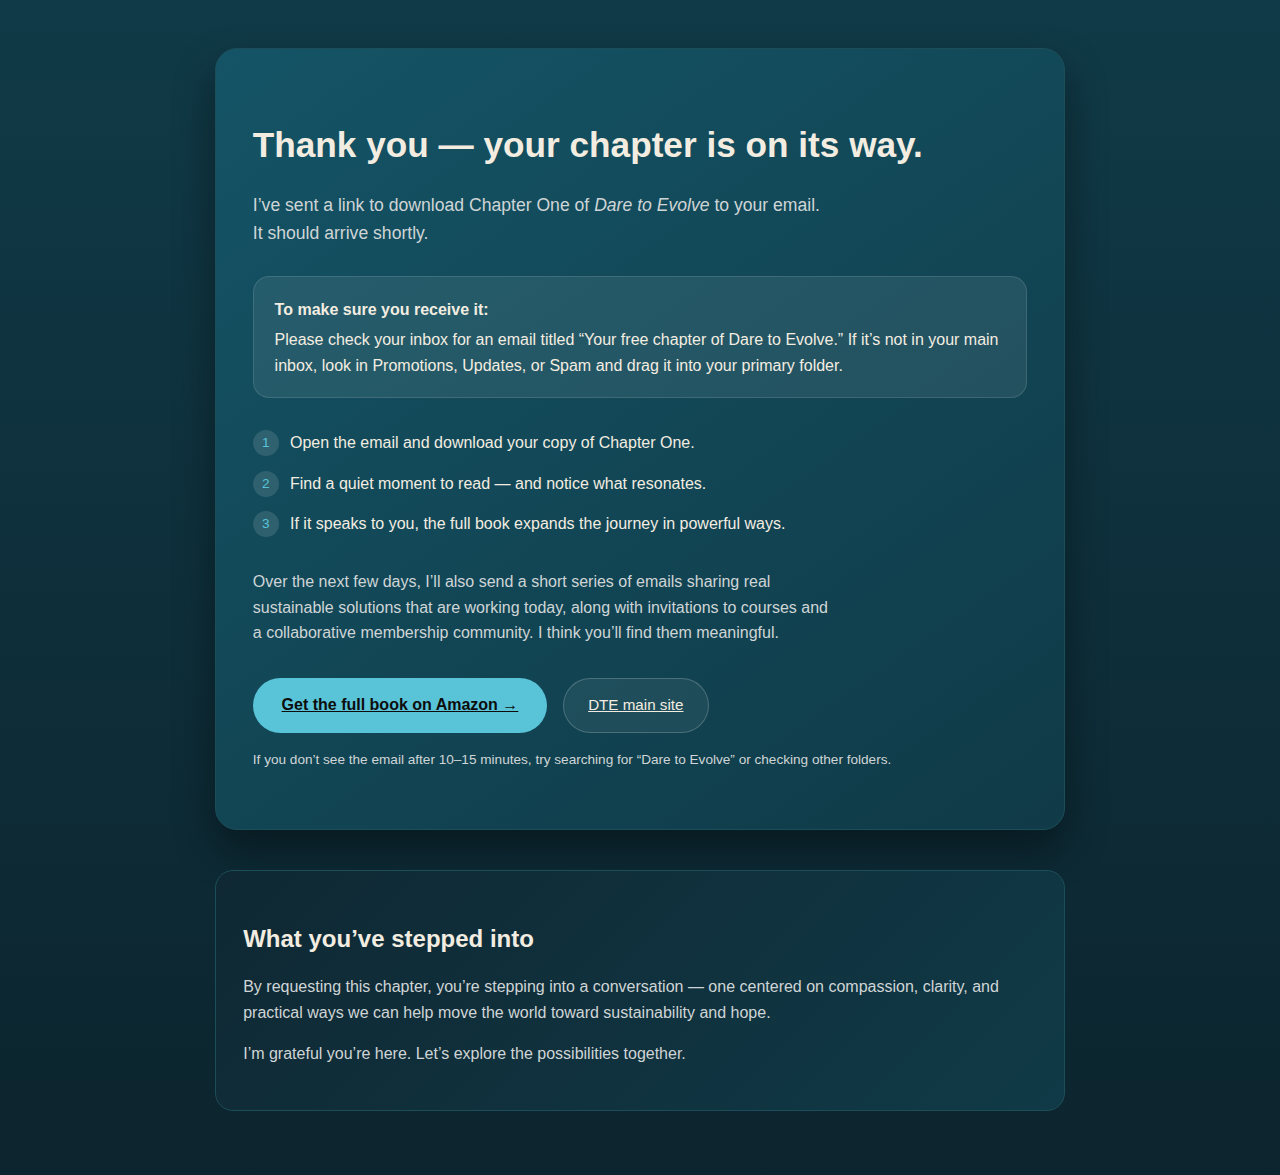
<file: DTEThankYou.html>
<!DOCTYPE html>
<html lang="en">
<head>
  <meta charset="UTF-8">
  <title>Thank You – Dare to Evolve</title>
  <meta name="viewport" content="width=device-width, initial-scale=1.0">

  <style>
    :root {
      --deep-teal: #103a47;
      --teal: #145466;
      --soft-teal: #2b7c8f;
      --accent: #59c3d8;
      --cream: #f3ede1;
      --white: #ffffff;
      --text-dark: #0c0c0c;
      --text-light: #f8fafc;
      --muted: #cfd5d6;
      --border: #1c4e59;
      --bg: #0f2e3d;
      --font-main: "Helvetica Neue", Helvetica, Arial, sans-serif;
    }

    body {
      margin: 0;
      font-family: var(--font-main);
      background: linear-gradient(180deg, var(--deep-teal) 0%, #0c242e 100%);
      color: var(--text-light);
      line-height: 1.6;
      padding: 3rem 1.5rem 4rem;
    }

    .page {
      max-width: 850px;
      margin: 0 auto;
    }

    /* MAIN CARD */
    .thank-card {
      background: linear-gradient(145deg, var(--teal), var(--deep-teal));
      border-radius: 22px;
      padding: 2.8rem 2.3rem;
      border: 1px solid var(--border);
      box-shadow: 0 20px 40px rgba(0,0,0,0.4);
    }

    .thank-title {
      font-size: 2.2rem;
      color: var(--cream);
      margin-bottom: 0.75rem;
    }

    .thank-subtitle {
      font-size: 1.1rem;
      color: var(--muted);
      margin-bottom: 1.8rem;
      max-width: 36rem;
    }

    .thank-highlight {
      background: rgba(255,255,255,0.08);
      border-radius: 16px;
      padding: 1.2rem 1.3rem;
      margin-bottom: 2rem;
      border: 1px solid rgba(255,255,255,0.12);
      font-size: 1rem;
      color: var(--cream);
    }

    .thank-highlight strong {
      display: block;
      margin-bottom: 0.3rem;
    }

    .steps {
      list-style: none;
      padding: 0;
      margin: 0 0 2rem 0;
    }

    .steps li {
      display: flex;
      gap: 0.7rem;
      margin-bottom: 0.9rem;
      font-size: 1rem;
      color: var(--cream);
    }

    .steps li span.step-num {
      width: 26px;
      height: 26px;
      border-radius: 50%;
      background: rgba(255,255,255,0.12);
      display: flex;
      align-items: center;
      justify-content: center;
      font-size: 0.85rem;
      color: var(--accent);
      flex-shrink: 0;
    }

    .thank-next {
      font-size: 1rem;
      color: var(--muted);
      margin-bottom: 2rem;
      max-width: 36rem;
    }

    /* BUTTONS */
    .btn-row {
      display: flex;
      flex-wrap: wrap;
      gap: 1rem;
      margin-bottom: 1rem;
    }

    .btn-primary {
      background: var(--accent);
      padding: 0.9rem 1.8rem;
      border-radius: 30px;
      font-size: 1rem;
      color: var(--text-dark);
      font-weight: 600;
      display: inline-block;
      transition: 0.2s ease;
    }

    .btn-primary:hover {
      background: #6ad4e8;
      transform: translateY(-2px);
    }

    .btn-secondary {
      padding: 0.9rem 1.5rem;
      border-radius: 30px;
      background: rgba(255,255,255,0.06);
      border: 1px solid rgba(255,255,255,0.2);
      color: var(--cream);
      font-size: 0.95rem;
      display: inline-block;
      transition: 0.2s ease;
    }

    .btn-secondary:hover {
      background: rgba(255,255,255,0.12);
    }

    .tiny-note {
      font-size: 0.85rem;
      color: var(--muted);
      margin-top: 0.6rem;
    }

    /* LOWER SECTION */
    .section {
      margin-top: 2.5rem;
      background: linear-gradient(135deg, #0f2833, #103a47);
      border-radius: 18px;
      padding: 1.8rem 1.7rem;
      border: 1px solid var(--border);
    }

    .section h2 {
      color: var(--cream);
      margin-bottom: 0.7rem;
      font-size: 1.5rem;
    }

    .section p {
      color: var(--muted);
      font-size: 1rem;
      margin-bottom: 0.9rem;
    }

    @media (max-width: 720px) {
      body {
        padding: 2rem 1rem 3rem;
      }
      .thank-card {
        padding: 2.2rem 1.7rem;
      }
      .thank-title {
        font-size: 1.9rem;
      }
    }
  </style>
</head>

<body>
  <main class="page">

    <!-- THANK YOU CARD -->
    <section class="thank-card">
      <h1 class="thank-title">Thank you — your chapter is on its way.</h1>

      <p class="thank-subtitle">
        I’ve sent a link to download Chapter One of <em>Dare to Evolve</em> to your email.
        It should arrive shortly.
      </p>

      <div class="thank-highlight">
        <strong>To make sure you receive it:</strong>
        Please check your inbox for an email titled “Your free chapter of Dare to Evolve.”
        If it’s not in your main inbox, look in Promotions, Updates, or Spam and drag it into your primary folder.
      </div>

      <ul class="steps">
        <li>
          <span class="step-num">1</span>
          Open the email and download your copy of Chapter One.
        </li>
        <li>
          <span class="step-num">2</span>
          Find a quiet moment to read — and notice what resonates.
        </li>
        <li>
          <span class="step-num">3</span>
          If it speaks to you, the full book expands the journey in powerful ways.
        </li>
      </ul>

      <p class="thank-next">
        Over the next few days, I’ll also send a short series of emails sharing real sustainable
        solutions that are working today, along with invitations to courses and a collaborative
        membership community. I think you’ll find them meaningful.
      </p>

      <div class="btn-row">
        <a href="https://www.amazon.com/Dare-Evolve-Sustainable-Solutions-Striving/dp/B0FMDHJVT9"
           target="_blank"
           class="btn-primary">
          Get the full book on Amazon →
        </a>

        <a href="https://daretoevolve.us"
           class="btn-secondary">
          DTE main site
        </a>
      </div>

      <p class="tiny-note">
        If you don’t see the email after 10–15 minutes, try searching for “Dare to Evolve”
        or checking other folders.
      </p>
    </section>

    <!-- LOWER SECTION -->
    <section class="section">
      <h2>What you’ve stepped into</h2>
      <p>
        By requesting this chapter, you’re stepping into a conversation —
        one centered on compassion, clarity, and practical ways we can help move the world
        toward sustainability and hope.
      </p>
      <p>
        I’m grateful you’re here.  
        Let’s explore the possibilities together.
      </p>
    </section>

  </main>
</body>
</html>
</file>
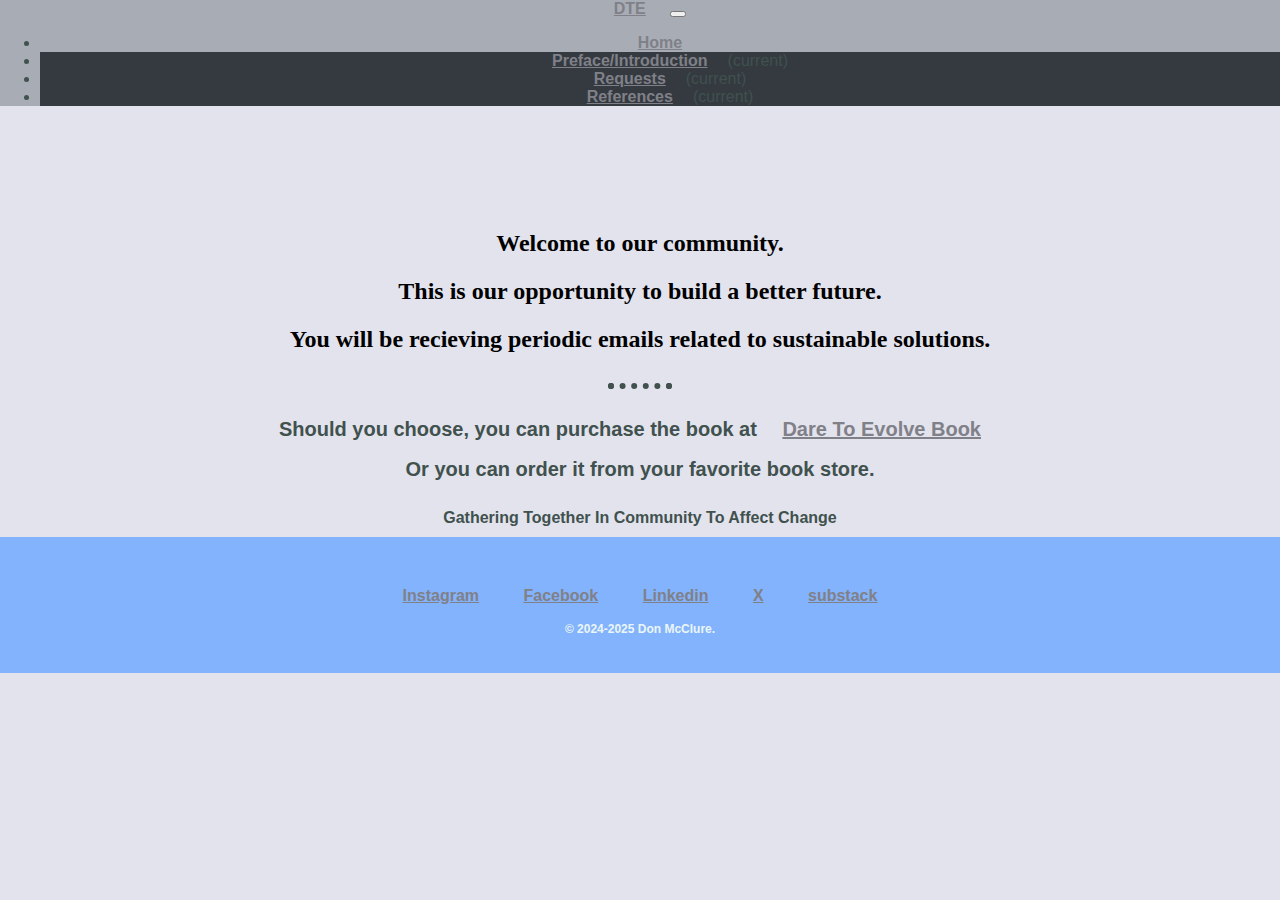
<file: LandingPage.html>
<!DOCTYPE html>
<html lang="en" dir="ltr">

<head id="mainhead">
  <meta charset="utf-8">
  <title>dte</title>
  <link rel="stylesheet" href="https://cdn.jsdelivr.net/npm/bootstrap@4.5.3/dist/css/bootstrap.min.css"
    integrity="sha384-TX8t27EcRE3e/ihU7zmQxVncDAy5uIKz4rEkgIXeMed4M0jlfIDPvg6uqKI2xXr2" crossorigin="anonymous">
  <link rel="stylesheet" href="styles.css">
  <link rel="icon" href="favicon.ico">
  <link href="https://fonts.googleapis.com/css?family=Montserrat|Sacramento" rel="stylesheet">

  <nav class="navbar navbar-expand-md bg-dark navbar-dark menu fixed-top" id="mainNav">

    <a class="navbar-brand js-scroll-trigger" color="#808088" href="#">DTE</a>
    <button class="navbar-toggler" type="button" data-toggle="collapse" data-target="#navbarTogglerDemo02"
      aria-controls="navbarTogglerDemo02" aria-expanded="true" aria-label="Toggle navigation">
      <span class="navbar-toggler-icon"></span>
    </button>
    <div class="collapse navbar-collapse" id="navbarTogglerDemo02">
      <ul class="navbar-nav ml-auto mt-2 mt-lg-0">
        <li>
          <a class="nav-link js-scroll-trigger" href="index.html#home">Home</a>
        </li>
        <li class="nav-item active">
          <a class="nav-link js-scroll-trigger" href="DTEIntro.html">Preface/Introduction</a><span
            class="sr-only">(current)</span></a>
        </li>
        <li class="nav-item active">
          <a class="nav-link js-scroll-trigger" href="quesonbook.html">Requests</a><span
            class="sr-only">(current)</span></a>
        </li>
        <li class="nav-item active">
          <a class="nav-link js-scroll-trigger" href="DTEReferencesAPA.html">References</a><span
            class="sr-only">(current)</span></a>
        </li>

      </ul>

    </div>
  </nav>

</head>

<body backgound-color:#E3E3ED>

  <div class="top">
    <section id="home">
      <br />
      <p><strong>
          <font size="5" color="black
          " face="cursive">Welcome to our community. </br>This is our opportunity to build a better future.<br> You will be recieving periodic emails related to sustainable solutions.</font></p>
      <p margin-left 200px;>
         </p>
<hr />
      <p>Should you choose, you can purchase the book at <a href="https://www.amazon.com/dp/B0FMDHJVT9/ref=sr_1_1?sr=8-1">Dare To Evolve Book</a> 
        <br />Or you can order it from your favorite book store.
      </p>
     
    <p>
      <strong>
        <center>
          Gathering Together In Community To Affect Change
      </strong><br />

      
  </div>

         <div class="bottom">
    <!--<a class="footer-link" href="https://www.sw2inform.com/">Software To Inform</a>
  <a class="footer-link" href="https://twitter.com/">Twitter</a>-->
    <a class="footer-link" href="https://www.instagram.com/donmc9/">Instagram</a>
    <a class="footer-link" href="https://www.facebook.com/don.mcclure.5">Facebook</a>
    <a class="footer-link" href="https://www.linkedin.com/in/donmcclure/">Linkedin</a>
    <a class="footer-link" href="https://x.com/dmskis">X</a>
    <a class="footer-link" href="https://substack.com/@sustainall?utm_source=user-menu">substack</a>
    <p class="copyright">© 2024-2025 Don McClure.</p>
  </div>
  <script src="https://ajax.googleapis.com/ajax/libs/jquery/3.4.1/jquery.min.js"></script>
  <script src="https://stackpath.bootstrapcdn.com/bootstrap/4.3.1/js/bootstrap.min.js"
    integrity="sha384-JjSmVgyd0p3pXB1rRibZUAYoIIy6OrQ6VrjIEaFf/nJGzIxFDsf4x0xIM+B07jRM"
    crossorigin="anonymous"></script>
  <script src="https://cdnjs.cloudflare.com/ajax/libs/popper.js/1.14.7/umd/popper.min.js"
    integrity="sha384-UO2eT0CpHqdSJQ6hJty5KVphtPhzWj9WO1clHTMGa3JDZwrnQq4sF86dIHNDz0W1"
    crossorigin="anonymous"></script>
  <script src="https://stackpath.bootstrapcdn.com/bootstrap/4.3.1/js/bootstrap.min.js"
    integrity="sha384-JjSmVgyd0p3pXB1rRibZUAYoIIy6OrQ6VrjIEaFf/nJGzIxFDsf4x0xIM+B07jRM"
    crossorigin="anonymous"></script>


  <script>
    function includeHTML() {
      var z, i, elmnt, file, xhttp;
      /*loop through a collection of all HTML elements:*/
      z = document.getElementsByTagName("*");
      for (i = 0; i < z.length; i++) {
        elmnt = z[i];
        /*search for elements with a certain atrribute:*/
        file = elmnt.getAttribute("include-html");
        if (file) {
          /*make an HTTP request using the attribute value as the file name:*/
          xhttp = new XMLHttpRequest();
          xhttp.onreadystatechange = function () {
            if (this.readyState == 4) {
              if (this.status == 200) {
                elmnt.innerHTML = this.responseText;
              }
              if (this.status == 404) {
                elmnt.innerHTML = "Page not found.";
              }
              /*remove the attribute, and call this function once more:*/
              elmnt.removeAttribute("include-html");
              includeHTML();
            }
          }
          xhttp.open("GET", file, true);
          xhttp.send();
          /*exit the function:*/
          return;
        }
      }
    };
  </script>
  <script>
    $('.collapse').collapse()
  </script>
  <script>
    includeHTML();
  </script>


</body>

</html>
</file>
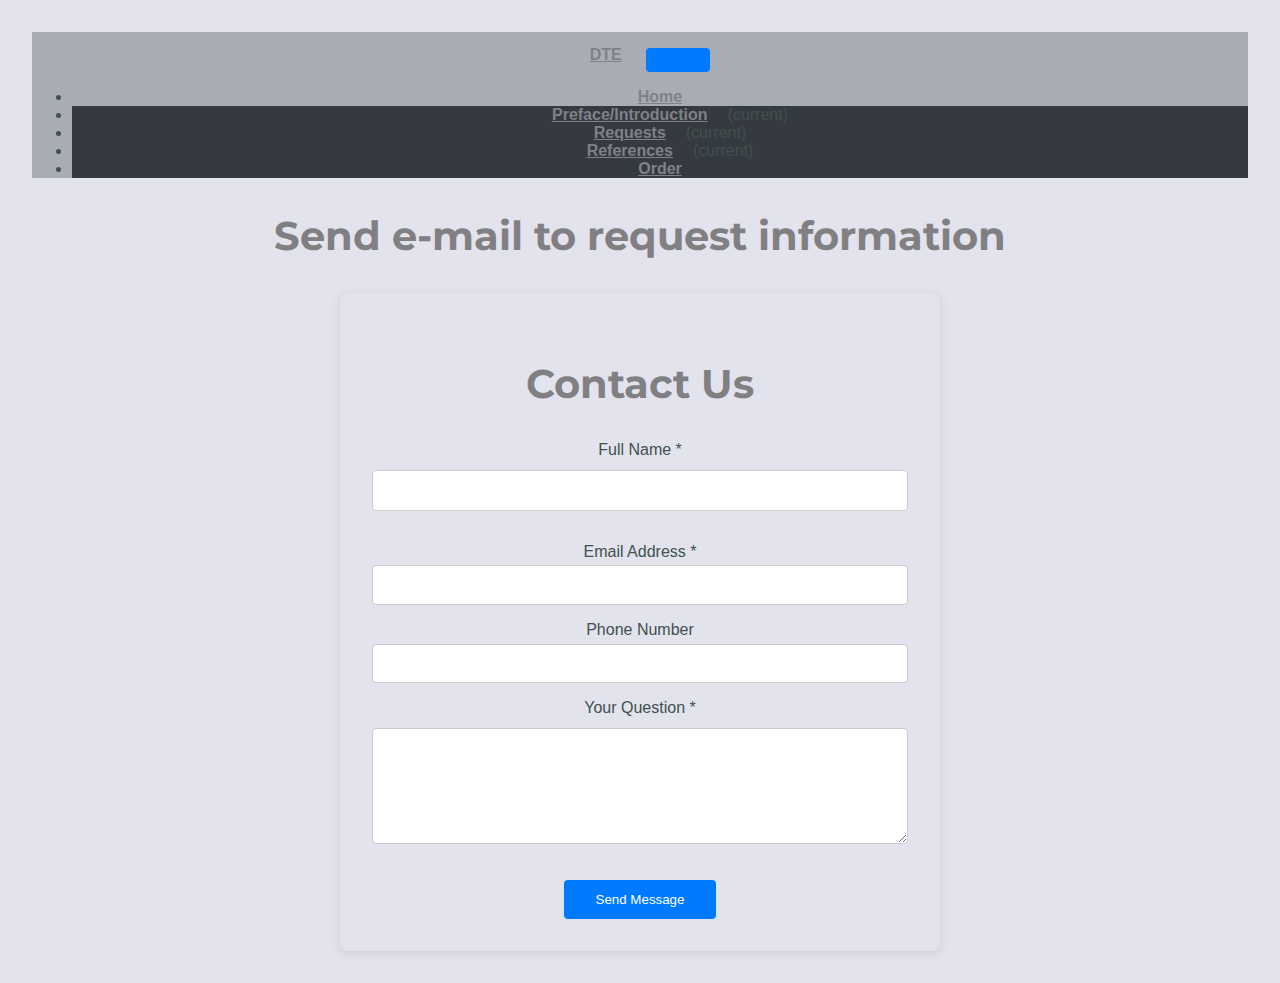
<file: quesonbook.html>
<!DOCTYPE html>
<html>

<head id="mainhead">
  <meta charset="utf-8">
  <title>dte</title>
  <link rel="stylesheet" href="https://cdn.jsdelivr.net/npm/bootstrap@4.5.3/dist/css/bootstrap.min.css"
    integrity="sha384-TX8t27EcRE3e/ihU7zmQxVncDAy5uIKz4rEkgIXeMed4M0jlfIDPvg6uqKI2xXr2" crossorigin="anonymous">
  <link rel="stylesheet" href="styles.css">
  <link rel="icon" href="favicon.ico">
  <link href="https://fonts.googleapis.com/css?family=Montserrat|Sacramento" rel="stylesheet">

  <nav class="navbar navbar-expand-md bg-dark navbar-dark menu fixed-top" id="mainNav">

    <a class="navbar-brand js-scroll-trigger" color="#808088" href="#">DTE</a>
    <button class="navbar-toggler" type="button" data-toggle="collapse" data-target="#navbarTogglerDemo02"
      aria-controls="navbarTogglerDemo02" aria-expanded="true" aria-label="Toggle navigation">
      <span class="navbar-toggler-icon"></span>
    </button>
    <div class="collapse navbar-collapse" id="navbarTogglerDemo02">
      <ul class="navbar-nav ml-auto mt-2 mt-lg-0">
        <li>
          <a class="nav-link js-scroll-trigger" href="index.html#home">Home</a>
        </li>
        <li class="nav-item active">
          <a class="nav-link js-scroll-trigger" href="DTEIntro.html">Preface/Introduction</a><span
            class="sr-only">(current)</span></a>
        </li>
        <li class="nav-item active">
          <a class="nav-link js-scroll-trigger" href="quesonbook.html">Requests</a><span
            class="sr-only">(current)</span></a>
        </li>
        <li class="nav-item active">
          <a class="nav-link js-scroll-trigger" href="DTEReferencesAPA.html">References</a><span
            class="sr-only">(current)</span></a>
        </li>
        <li class="nav-item">
          <a class="nav-link js-scroll-trigger" href="https://www.amazon.com/dp/B0FMDHJVT9/ref=sr_1_1?sr=8-1">Order</a>
        </li>

      </ul>
<style>
    body {
      font-family: sans-serif;
      background: #E3E3ED;
      padding: 2rem;
    }
    .form-container {
      background: #E3E3ED;
      padding: 2rem;
      max-width: 600px;
      margin: auto;
      border-radius: 8px;
      box-shadow: 0 2px 10px rgba(0,0,0,0.1);
    }
    h2 {
      text-align: center;
    }
    label {
      display: block;
      margin: 1rem 0 0.3rem;
    }
    input, textarea {
      width: 100%;
      padding: 0.7rem;
      border: 1px solid #ccc;
      border-radius: 4px;
    }
    button {
      margin-top: 1rem;
      padding: 0.75rem 2rem;
      background: #007BFF;
      color: white;
      border: none;
      border-radius: 4px;
      cursor: pointer;
    }
    button:hover {
      background: #0056b3;
    }
    .success-message {
      color: green;
      text-align: center;
      margin-top: 1rem;
    }
  </style>
    </div>
  </nav>
<meta name="viewport" content="width=device-width, initial-scale=1">
<style>
body {font-family: Arial, Helvetica, sans-serif;}
* {box-sizing: border-box;}

input[type=text], select, textarea {
  width: 100%;
  padding: 12px;
  border: 1px solid #ccc;
  border-radius: 4px;
  box-sizing: border-box;
  margin-top: 6px;
  margin-bottom: 16px;
  resize: vertical;
}

input[type=submit] {
  background-color: #04AA6D;
  color: white;
  padding: 12px 20px;
  border: none;
  border-radius: 4px;
  cursor: pointer;
}

input[type=submit]:hover {
  background-color: #45a049;
}

.container {
  border-radius: 5px;
  background-color: #f2f2f2;
  padding: 20px;
}
</style>
</head>

<body>

<h2>Send e-mail to request information</h2>

<div class="form-container">
    <h2>Contact Us</h2>
    <form id="contact-form" action="https://formspree.io/f/xblkyajd" method="POST">
      <label for="name">Full Name *</label>
      <input type="text" name="name" id="name" required />

      <label for="email">Email Address *</label>
      <input type="email" name="email" id="email" required />

      <label for="phone">Phone Number</label>
      <input type="tel" name="phone" id="phone" />

      <label for="message">Your Question *</label>
      <textarea name="message" id="message" rows="6" required></textarea>

      <button type="submit">Send Message</button>
    </form>
    <div class="success-message" id="success-message" style="display: none;">
      Thank you! Your message has been sent.
    </div>
  </div>
  <script>
    document.getElementById("contact-form").addEventListener("submit", function(e) {
      const form = this;
      e.preventDefault();
      fetch(form.action, {
        method: form.method,
        body: new FormData(form),
        headers: {
          'Accept': 'application/json'
        }
      }).then(response => {
        if (response.ok) {
          document.getElementById("success-message").style.display = "block";
          form.reset();
        } else {
          alert("There was an error. Please try again.");
        }
      }).catch(() => {
        alert("There was a network error. Please try again.");
      });
    });
  </script>
</body>
</html>
</file>
<file: styles.css>
/* Class Selectors */
#mainhead {
  margin-top: 40px;
  padding: 7% 15%;
}

.middle {
  background-color: #CDD9E9;
  margin-top: 70px;
}

.topmargin {
  margin-top: 70px;
}

.center {
  display: block;
  margin-left: auto;
  margin-right: auto;
  width: 100%;
}

.navbar {
  border-bottom: 40px;
  margin-right: 0;
}

.cursive {
  font-family: cursive;
}

.seedheader{
  padding-left: 7%;
}

.container {
  /*padding: auto;*/
  margin-top: 70px;

}

.menu {
  background-color: #a8adb5;
}

.top {
  background-color: #e3e3ed;
  margin-top: 75px;
  position: relative;
}

.c1 {background-color: #CDD9E9;}

.c2 {background-color: #e3e3ed;}

/*.middle {
  margin: 50px 0;
}*/

.bottom {
  background-color: #83b3fc;
  margin-top: 10px;
  padding: 50px 0 20px;
}

.copyright {
  color: #EAF6F6;
  font-size: .75rem;
}

.top-cloud {
  position: absolute;
  right: 100px;
  top: 10px;
}

.bottom-cloud {
  bottom: 350px;
  left: 150px;
  position: absolute;
}

.mountain {
  bottom: 200px;
  top: 700px;
}

.profile {
  line-height: 2;
  margin: 50px auto 50px auto;
  text-align: left;
  width: 50%;
}

.interests {
  background-color: #e3e3ed;
  margin-bottom: 5px;
  text-align: center;
}

.interest-row {
  line-height: 2;
  margin: 5px auto 50px auto;
  text-align: left;
  width: 70%;
}

.contact-me {
  margin: 5px auto 50px auto;
  width: 50%;
}

.first-h2 {
  font-weight: normal;
}

.second-h2 {
  text-align: center;
}

.para-indent {
  padding-left: 5em;
}

.myname {
  color: #808080;
  font-style: cursive;
  font-size: 2.5rem;
  font-family: 'Sacramento',
}

.image-left {
  float: left;
  margin-right: 30px;
}

.image-right {
  float: right;
  margin-left: 30px;
}

.butn {
  background: #808089;
  background-image: -webkit-linear-gradient(top, #00090A, #808089);
  background-image: -moz-linear-gradient(top, #00090A, #808089);
  background-image: -ms-linear-gradient(top, #00090A, #808089);
  background-image: -o-linear-gradient(top, #00090A, #808089);
  background-image: linear-gradient(to bottom, #00090A, #808089);
  -webkit-border-radius: 8;
  -moz-border-radius: 8;
  border-radius: 8px;
  color: #ffffff;
  font-family: arial, sans-serif;
  font-size: 20px;
  margin-top: 20px;
  padding-bottom: 10px;
  padding: 10px 20px 10px 20px;
  text-decoration: none;
}

.butn:hover {
  background: #808089;
  background-image: -webkit-linear-gradient(top, #808089, #00090A);
  background-image: -moz-linear-gradient(top, #808089, #00090A);
  background-image: -ms-linear-gradient(top, #808089, #00090A);
  background-image: -o-linear-gradient(top, #808089, #00090A);
  background-image: linear-gradient(to bottom, #808089, #00090A);
  text-decoration: none
}
/* Create two unequal columns that floats next to each other */
.column {
  float: left;
  /* height: 300px;  Should be removed. Only for demonstration */
  margin-bottom: 12em;
  padding: 10px;
}

.left {
  width: 50%;
}

.right {
  width: 50%;
}

/* Clear floats after the columns */
.row:after {
  content: "";
  display: table;
  clear: both;
}

.navbar-default .navbar-nav > .open > a,
.navbar-default .navbar-nav > .open > a:focus,
.navbar-default .navbar-nav > .open > a:hover {
    background-color: #e7e7e7;
    color: #555;
}

.nav-item {
  background-color: #343a40;
}

.force-scroll{
  height: 300px;
  overflow-y: scroll;

}
.dropdown-menu li:hover .sub-menu {
  visibility: visible;
}

.dropdown:hover .dropdown-menu {
  display: block;
}

.dropdown {
  margin-top: 18px;
}

/* Tag Selectors */
body {
  background-color: #e3e3ed;
  color: #40514E;
  font-family: arial, sans-serif;
  text-align: center;
  margin: 0px;
}

a {
  color: #808088;
  font-weight: bold;
  margin: 10px 20px;
  text-decoration: underline;
}

a:hover {
  color: #456090;
}

h1 {
  color: #808080;
  font-family: 'Sacramento', cursive;
  font-size: 5.625rem;
  margin: 50 auto 0 auto;
  text-align:center;
}

h2 {
  color: #808082;
  font-family: 'Montserrat', sans-serif;
  font-size: 2.5rem;
  /*margin-top: 0;*/
}

h3 {
  color: #808085;
  font-family: 'Montserrat', sans-serif;
  margin-top: 75px;
}

section {
  padding: 0 0;
}

p {
  font-size: 1.25em;
  line-height: 2;
}


hr {
  border: dotted #40514E 6px;
  border-bottom: none;
  width: 4%;
}

/* ID Selectors begin with # */
</file>
